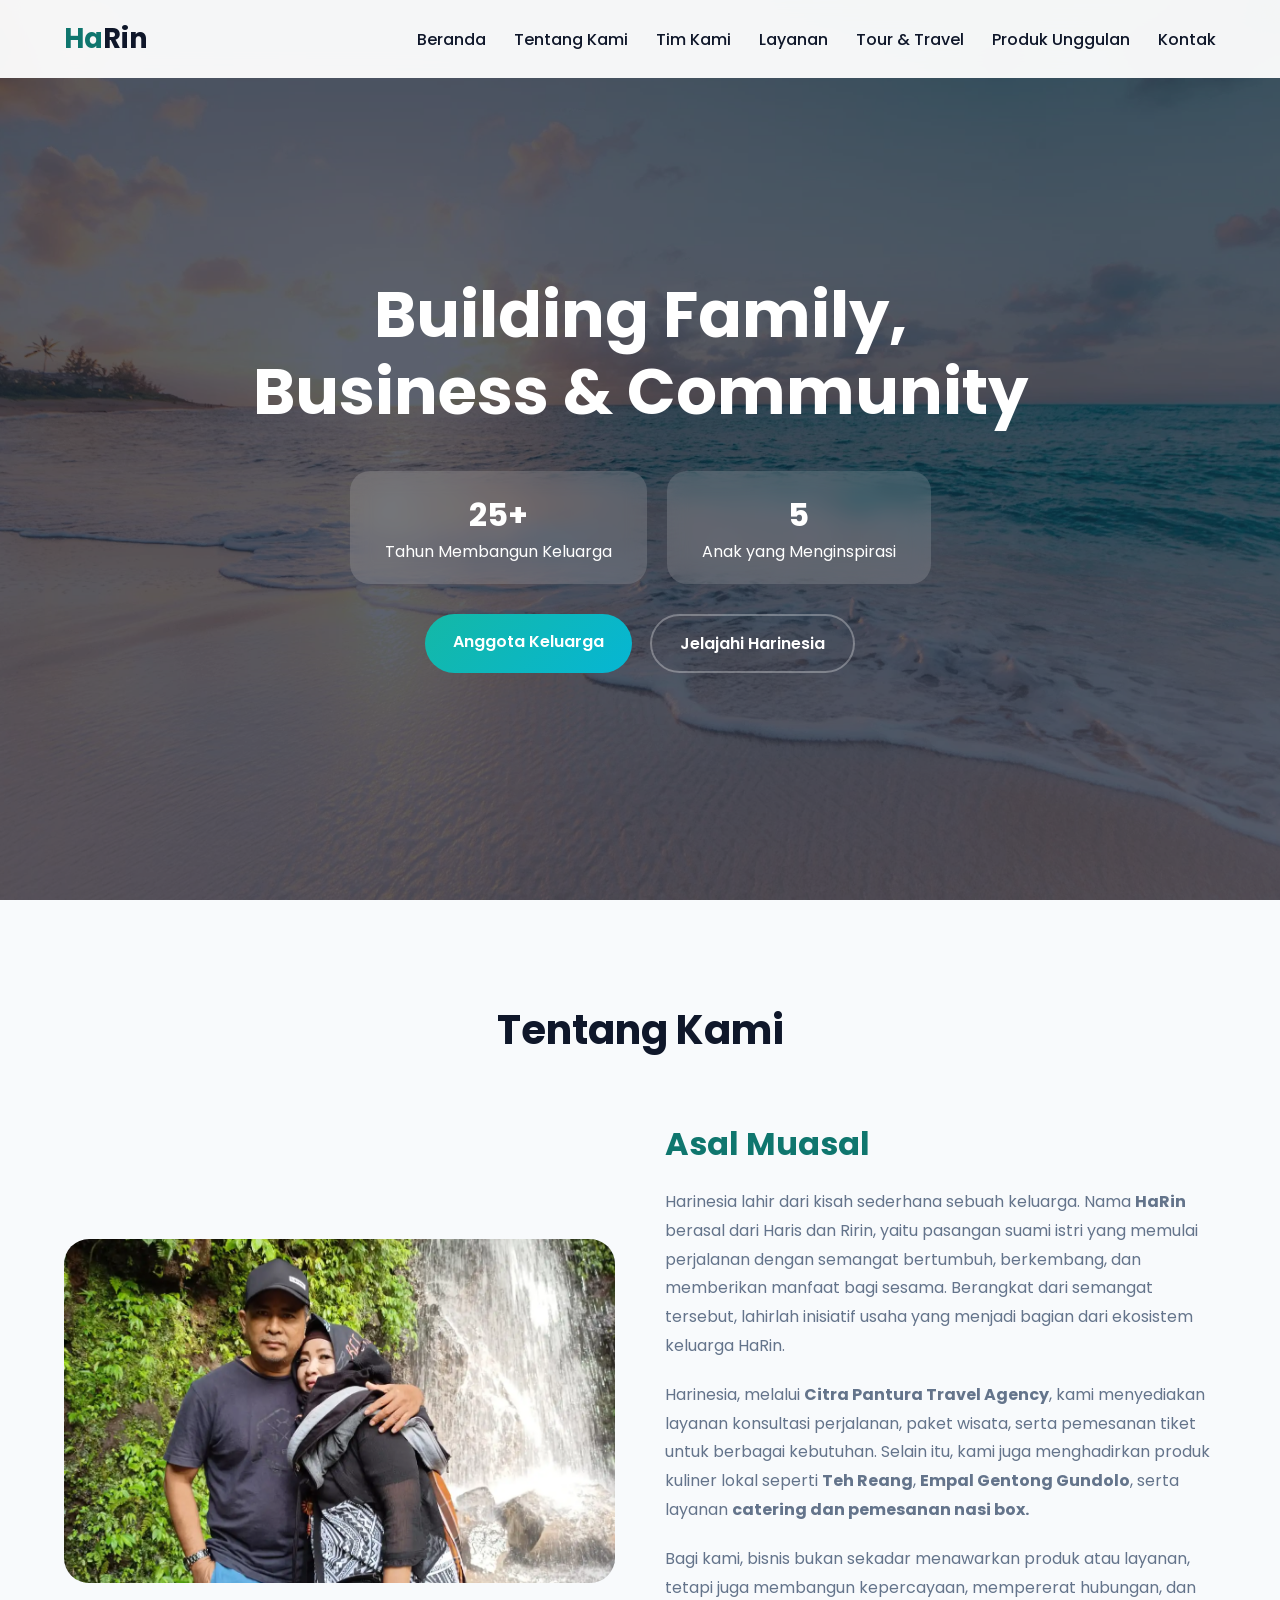
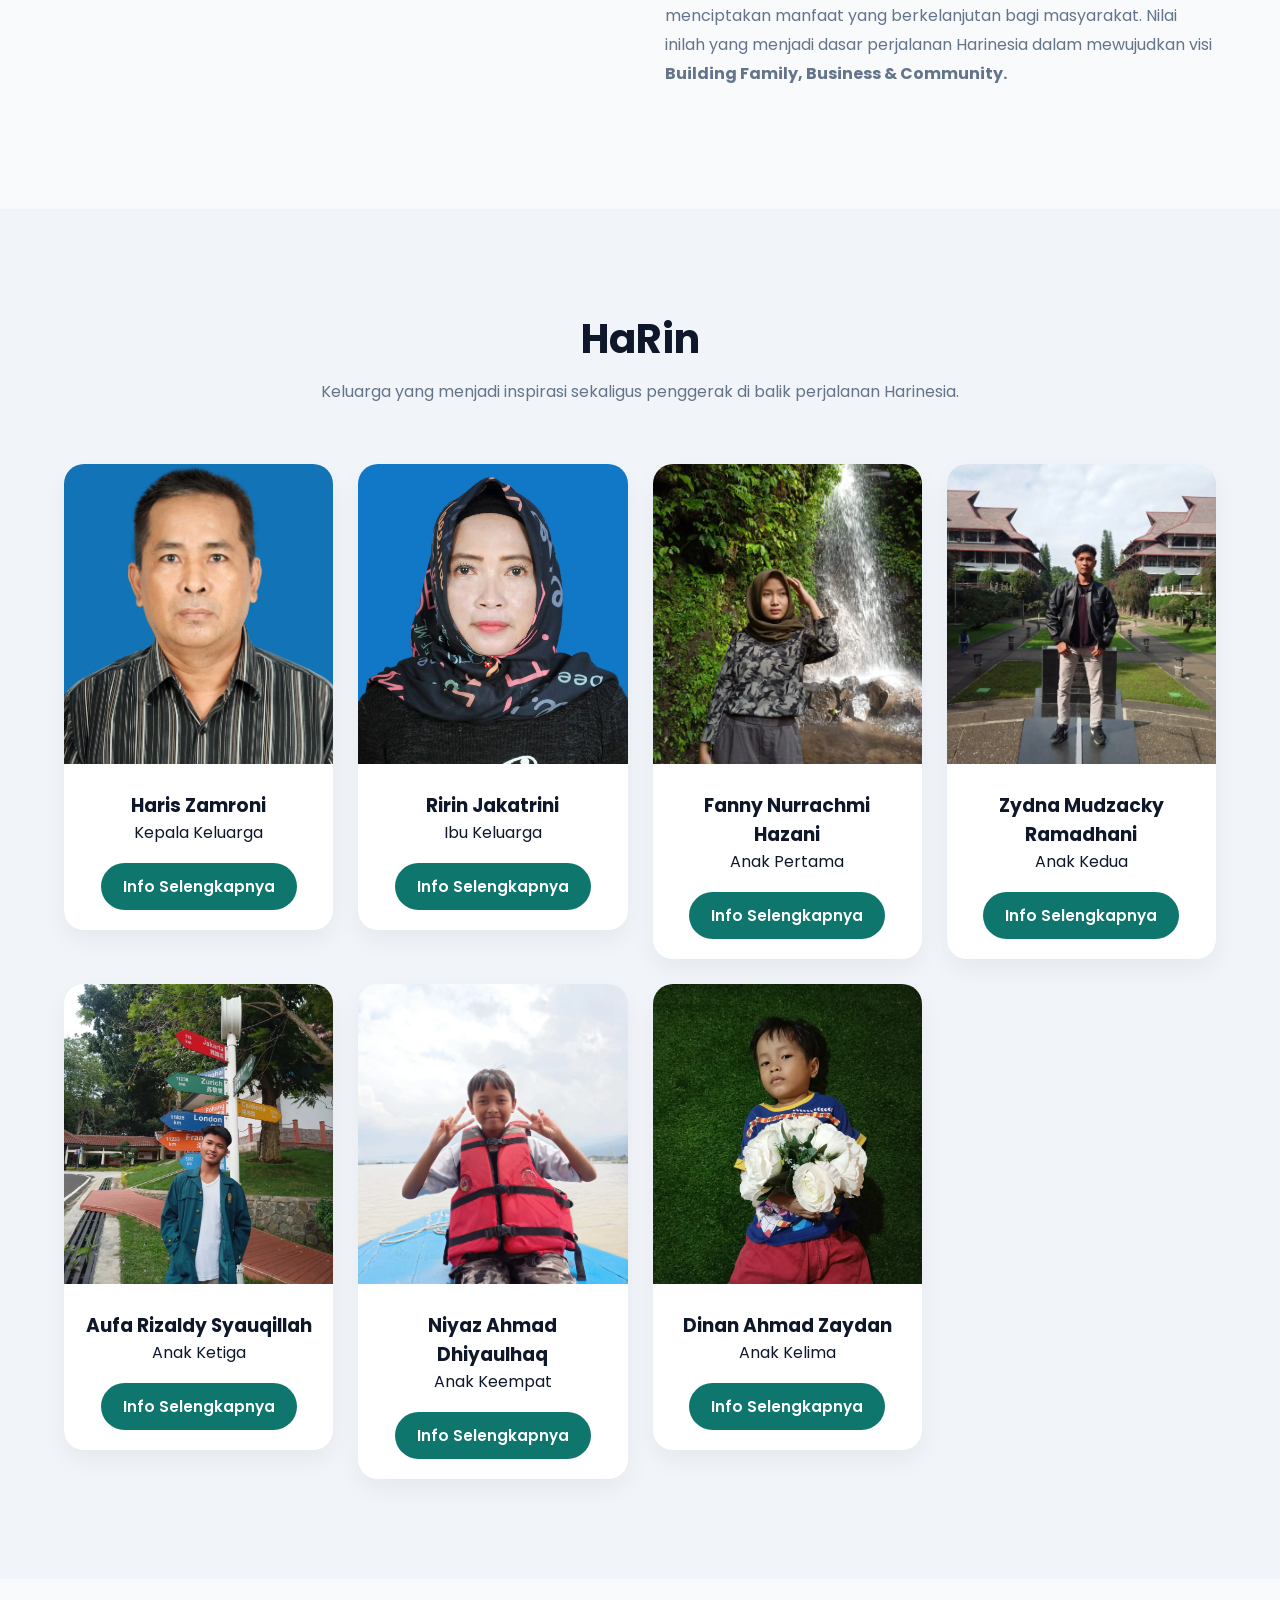
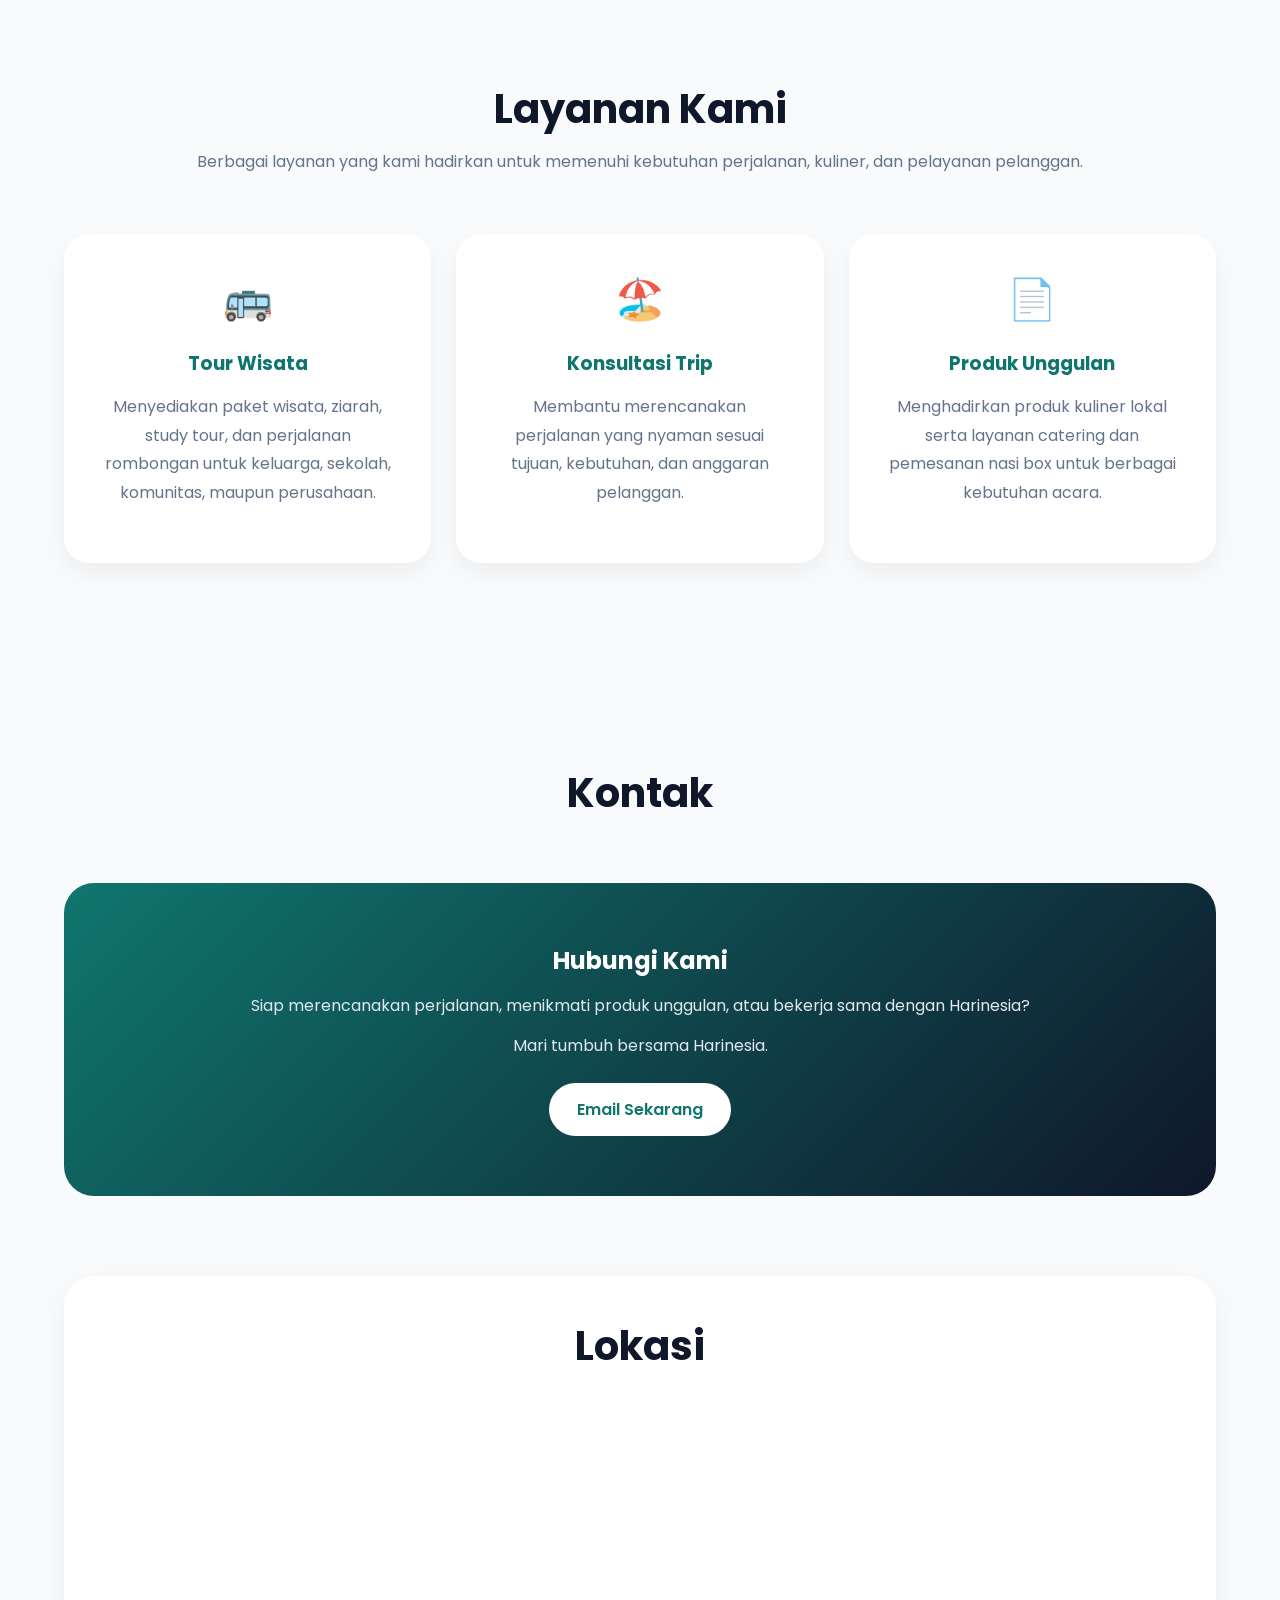
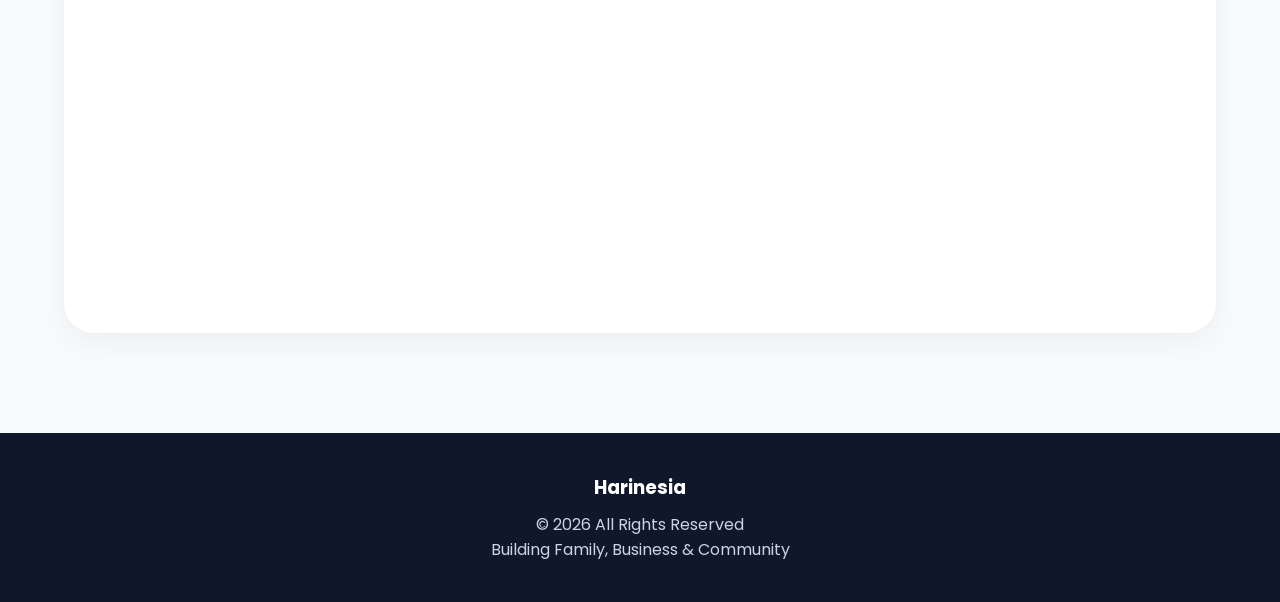
<file: index.html>
<!DOCTYPE html>
<html lang="id">


<head>
  <meta 
    charset="UTF-8">
  <meta 
    name="viewport" 
    content="width=device-width, initial-scale=1.0">

  <!-- ================= SEO ================= -->
  <title>
    Harinesia | Building Family, Business & Community
  </title>

  <link
    rel="canonical"
    href="https://harinesia.com/">

  <meta
    name="description"
    content="Harinesia adalah ekosistem keluarga yang menghadirkan layanan Citra Pantura Tour & Travel, produk kuliner lokal seperti Teh Reang dan Empal Gentong Gundolo, layanan catering, serta berbagai inisiatif untuk membangun keluarga, bisnis, dan komunitas.">
  <meta
    name="keywords"
    content="Harinesia, Keluarga HaRin, Haris dan Ririn, Citra Pantura, Tour & Travel, Agen Tiket Ancol, Konsultasi Wisata, Teh Reang, Empal Gentong Gundolo, Catering Box, Indonesia">
  <meta
    name="author"
    content="HaRin">

  <!-- ================= GOOGLE INDEX ================= -->
  <meta 
    name="robots" 
    content="index, follow">
  <meta 
    property="og:url"
    content="https://harinesia.com">
  <meta 
    property="og:site_name"
    content="Harinesia">

  <!-- ================= OPEN GRAPH ================= -->
  <meta 
    property="og:title"
    content="Harinesia | Building Family, Business & Community">
  <meta 
    property="og:description"
    content="Harinesia merupakan ekosistem keluarga yang menghadirkan layanan Tour & Travel, produk kuliner unggulan, dan layanan catering dengan semangat Building Family, Business & Community.">
  <meta 
    property="og:type" 
    content="website">
  <meta
    property="og:url"
    content="https://harinesia.com/">
  <meta
    property="og:site_name"
    content="Harinesia">
  <meta 
    property="og:image"
    content="https://harinesia.com/assets/favicon.webp">
  <meta
    property="og:locale"
    content="id_ID">

  <!-- ================= FAVICON ================= -->
  <link rel="icon" href="/favicon.ico" sizes="any">
  <link rel="icon"
        type="image/png"
        sizes="32x32"
        href="/assets/favicon-32x32.png">
  <link rel="icon"
        type="image/png"
        sizes="16x16"
        href="/assets/favicon-16x16.png">
  <link rel="apple-touch-icon"
        sizes="180x180"
        href="/assets/apple-touch-icon.png">
  <link rel="manifest"
        href="/site.webmanifest">
  <meta
    name="theme-color"
    content="#0f766e">

  <!-- GOOGLE FONT -->
  <link 
    rel="preconnect" 
    href="https://fonts.googleapis.com">
  <link 
    rel="preconnect" 
    href="https://fonts.gstatic.com" 
    crossorigin>
  <link 
    href="https://fonts.googleapis.com/css2?family=Poppins:wght@300;400;500;600;700&display=swap" 
    rel="stylesheet">

  <!-- CSS -->
  <link rel="stylesheet" href="style.css">

  <script type="application/ld+json">
  {
    "@context":"https://schema.org",
    "@type":"Organization",
    "@id":"https://harinesia.com/#organization",
    "name":"Harinesia",
    "url":"https://harinesia.com",
    "logo":"https://harinesia.com/assets/logo.png",
    "image":"https://harinesia.com/assets/favicon.webp",
    "description":"Harinesia merupakan ekosistem keluarga yang menaungi Citra Pantura Tour & Travel, berbagai produk kuliner lokal seperti Teh Reang dan Empal Gentong Gundolo, layanan catering, serta berbagai inisiatif yang berfokus pada pembangunan keluarga, bisnis, dan komunitas.",
    "foundingLocation":{
      "@type":"Place",
      "name":"Indramayu, Jawa Barat, Indonesia"
    },
    
    "sameAs":[
      "https://instagram.com/harinesiagroup/",
      "https://facebook.com/profile.php?id=61550214645407"
    ]
  }
  </script>
</head>


<body>
  <header>
    <!-- ================= NAVBAR ================= -->
    <nav class="navbar">
      <div class="container nav-container">
        <div class="logo">
          Ha<span>Rin</span>
        </div>

        <ul class="nav-links">
          <li><a href="#home">Beranda</a></li>
          <li><a href="#about">Tentang Kami</a></li>
          <li><a href="#family">Tim Kami</a></li>
          <li><a href="#services">Layanan</a></li>
          <li><a href="tourtravel/cipan.html">Tour & Travel</a></li>
          <li><a href="produkumkm/umkm.html">Produk Unggulan</a></li>
          <li><a href="#contact">Kontak</a></li>
        </ul>

        <!-- MOBILE MENU -->
        <div class="menu-toggle" id="menu-toggle">
          ☰
        </div>
      </div>
    </nav>


  <!-- ================= HERO ================= -->
  <section class="hero" id="home">
    <div 
      class="hero-overlay">
    </div>
    <div class="container hero-content">
      <h1>
        Building Family,<br>
        Business & Community
      </h1>
      <div class="hero-stats">
        <div class="stat-box">
          <h3>
            25+
          </h3>
          <p>
            Tahun Membangun Keluarga
          </p>
        </div>

        <div class="stat-box">
          <h3>
            5
          </h3>
          <p>
            Anak yang Menginspirasi
          </p>
        </div>
      </div>

      <div class="hero-btns">
        <a href="#family" class="hero-btn primary-btn">
          Anggota Keluarga
        </a>
        <a href="#services" class="hero-btn secondary-btn">
          Jelajahi Harinesia
        </a>
      </div>
    </div>
  </section>
  </header>


  <main>
  <!-- ================= ABOUT ================= -->
  <section class="section" id="about">
    <div class="container">
      <div class="section-title">
        <h2>Tentang Kami</h2>
      </div>

      <div class="about-grid">
        <div class="about-image">
          <figure>
          <img src="assets/ceo.webp"
            loading="lazy" 
            decoding="async"
            alt="Keluarga Harinesia">
          </figure>
        </div>

        <div class="about-text">
          <h3>
            Asal Muasal
          </h3>
          <p>
            Harinesia lahir dari kisah sederhana sebuah keluarga. Nama <strong>HaRin</strong> berasal dari Haris dan Ririn, yaitu pasangan suami istri yang memulai perjalanan 
            dengan semangat bertumbuh, berkembang, dan memberikan manfaat bagi sesama. Berangkat dari semangat tersebut, lahirlah inisiatif usaha yang menjadi bagian dari ekosistem keluarga HaRin.
          </p><p>
            Harinesia, melalui <strong>Citra Pantura Travel Agency</strong>, 
            kami menyediakan layanan konsultasi perjalanan, paket wisata, serta pemesanan tiket untuk berbagai kebutuhan. 
            Selain itu, kami juga menghadirkan produk kuliner lokal seperti <strong>Teh Reang</strong>, <strong>Empal Gentong Gundolo</strong>, 
            serta layanan <strong>catering dan pemesanan nasi box.</strong>
          </p><p>
            Bagi kami, bisnis bukan sekadar menawarkan produk atau layanan, tetapi juga membangun kepercayaan, mempererat hubungan, 
            dan menciptakan manfaat yang berkelanjutan bagi masyarakat. Nilai inilah yang menjadi dasar perjalanan Harinesia dalam 
            mewujudkan visi <strong>Building Family, Business & Community.</strong>
          </p>
        </div>
      </div>
    </div>
  </section>

  
  <!-- ================= MEMBERS ================= -->
  <section class="section bg-light" id="family">
    <div class="container">
      <div class="section-title">
        <h2>HaRin</h2>
        <p>Keluarga yang menjadi inspirasi sekaligus penggerak di balik perjalanan Harinesia.</p>
      </div>

      <ul class="family-grid">
        <li>
          <article class="family-card">
            <figure>
              <img src="assets/bapakharis.webp" 
                loading="lazy" 
                decoding="async"
                alt="Haris Zamroni">
            </figure>
            <div class="family-content">
              <h3>
                Haris Zamroni
              </h3>
              <p>
                Kepala Keluarga
              </p>
              <a href="members/bapakharis.html" class="family-btn">
              Info Selengkapnya
              </a>
            </div>
          </article>
        </li>

        <li>
          <article class="family-card">
            <figure>
              <img src="assets/iburirin.webp" 
                loading="lazy" 
                decoding="async"
                alt="Ririn Jakatrini">
            </figure>
            <div class="family-content">
              <h3>
                Ririn Jakatrini
              </h3>
              <p>
                Ibu Keluarga
              </p>
              <a href="members/iburirin.html" class="family-btn">
                Info Selengkapnya
              </a>
            </div>
          </article>
        </li>

        <li>
          <article class="family-card">
            <figure>
              <img src="assets/ayufanny.webp" 
                loading="lazy" 
                decoding="async"
                alt="Fanny Nurrachmi Hazani">
            </figure>
            <div class="family-content">
              <h3>
                Fanny Nurrachmi Hazani
              </h3>
              <p>
                Anak Pertama
              </p>
              <a href="members/fanny.html" class="family-btn">
                Info Selengkapnya
              </a>
            </div>
          </article>
        </li>

        <li>
          <article class="family-card">
            <figure>
              <img src="assets/zydna.webp" 
                loading="lazy" 
                decoding="async" 
                alt="Zydna Mudzacky Ramadhani">
            </figure>
            <div class="family-content">
              <h3>
                Zydna Mudzacky Ramadhani
              </h3>
              <p>
                Anak Kedua
              </p>
              <a href="members/zydna.html" class="family-btn">
                Info Selengkapnya
              </a>
            </div>
          </article>
        </li>

        <li>
          <article class="family-card">
            <figure>
              <img src="assets/aufa.webp" 
                loading="lazy" 
                decoding="async" 
                alt="Aufa Rizaldy Syauqillah">
            </figure>
            <div class="family-content">
              <h3>
                Aufa Rizaldy Syauqillah
              </h3>
              <p>
                Anak Ketiga
              </p>
              <a href="members/aufa.html" class="family-btn">
                Info Selengkapnya
              </a>
            </div>
          </article>
        </li>

        <li>
          <article class="family-card">
            <figure>
              <img src="assets/niyaz.webp" 
                loading="lazy" 
                decoding="async"
                alt="Niyaz Ahmad Dhiyaulhaq">
            </figure>
            <div class="family-content">
              <h3>
                Niyaz Ahmad Dhiyaulhaq
              </h3>
              <p>
                Anak Keempat
              </p>
              <a href="members/niyaz.html" class="family-btn">
                Info Selengkapnya
              </a>
            </div>
          </article>
        </li>
        
        <li>
          <article class="family-card">
            <figure>
              <img src="assets/dinan.webp" 
                loading="lazy" 
                decoding="async"
                alt="Dinan Ahmad Zaydan">
            </figure>
            <div class="family-content">
              <h3>
                Dinan Ahmad Zaydan
              </h3>
              <p>
                Anak Kelima
              </p>
              <a href="members/dinan.html" class="family-btn">
                Info Selengkapnya
              </a>
            </div>
          </article>
        </li>
      </ul>
    </div>
  </section>


  <!-- ================= SERVICES ================= -->
  <section class="section" id="services">
    <div class="container">
      <div class="section-title">
        <h2>
          Layanan Kami
        </h2>
        <p>
          Berbagai layanan yang kami hadirkan untuk memenuhi kebutuhan perjalanan, kuliner, dan pelayanan pelanggan.
        </p>
      </div>

      <div class="services-grid">
        <article class="service-card">
          <div class="service-icon">🚌</div>
          <h3>
            Tour Wisata
          </h3>
          <p>
            Menyediakan paket wisata, ziarah, study tour, dan perjalanan rombongan untuk keluarga, sekolah, komunitas, maupun perusahaan.
          </p>
        </article>

        <article class="service-card">
          <div class="service-icon">🏖️</div>
          <h3>
            Konsultasi Trip
          </h3>
          <p>
            Membantu merencanakan perjalanan yang nyaman sesuai tujuan, kebutuhan, dan anggaran pelanggan.
          </p>
        </article>

        <article class="service-card">
          <div class="service-icon">📄</div>
          <h3>
            Produk Unggulan
          </h3>
          <p>
            Menghadirkan produk kuliner lokal serta layanan catering dan pemesanan nasi box untuk berbagai kebutuhan acara.
          </p>
        </article>
      </div>
    </div>
  </section>


  <!-- ================= CONTACT ================= -->
  <section class="section contact-section" id="contact">
    <div class="container">
      <div class="section-title">
        <h2>
          Kontak
        </h2>
      </div>

      <div class="contact-box">
        <h2>
          Hubungi Kami
        </h2>
        <p>
          Siap merencanakan perjalanan, menikmati produk unggulan, atau bekerja sama dengan Harinesia?
        </p><p>
          Mari tumbuh bersama Harinesia.
        </p>
        <a
          href="mailto:harrinchannel@gmail.com?subject=Halo%20Harinesia&body=Halo%20tim%20Harinesia,%0A%0ASaya%20ingin%20bertanya%20mengenai..."
          class="btn-secondary">
          Email Sekarang
        </a>
      </div>

      <!-- LOCATION -->
      <div class="location-section" id="location-map">
        <div class="section-title">
          <h2>Lokasi</h2>
        </div>
        <div class="map">
          <iframe
            src="https://www.google.com/maps/embed?pb=!1m18!1m12!1m3!1d3965.6582718441523!2d108.3351025735557!3d-6.308547361734516!2m3!1f0!2f0!3f0!3m2!1i1024!2i768!4f13.1!3m3!1m2!1s0x2e6ebd2fc18d177b%3A0x8f730f4269452c00!2sAgen%20Tiket%20CITRA%20PANTURA%20%7C%20Paket%20Wisata%20Murah!5e0!3m2!1sid!2sid!4v1779070839103!5m2!1sid!2sid"
            loading="lazy"
            allowfullscreen
            referrerpolicy="no-referrer-when-downgrade"
            title="Lokasi Citra Pantura Tour & Travel">
          </iframe>
        </div>
      </div>
    </div>
  </section>
  </main>


  <!-- ================= FOOTER ================= -->
  <footer>
    <div class="container">
      <h3>
        Harinesia
      </h3>
      <p>
      © 2026 All Rights Reserved <br>
      Building Family, Business & Community
    </p>
    </div>
  </footer>


  <!-- ================= JAVASCRIPT ================= -->
  <script src="script.js"></script>


</body>
</html>
</file>
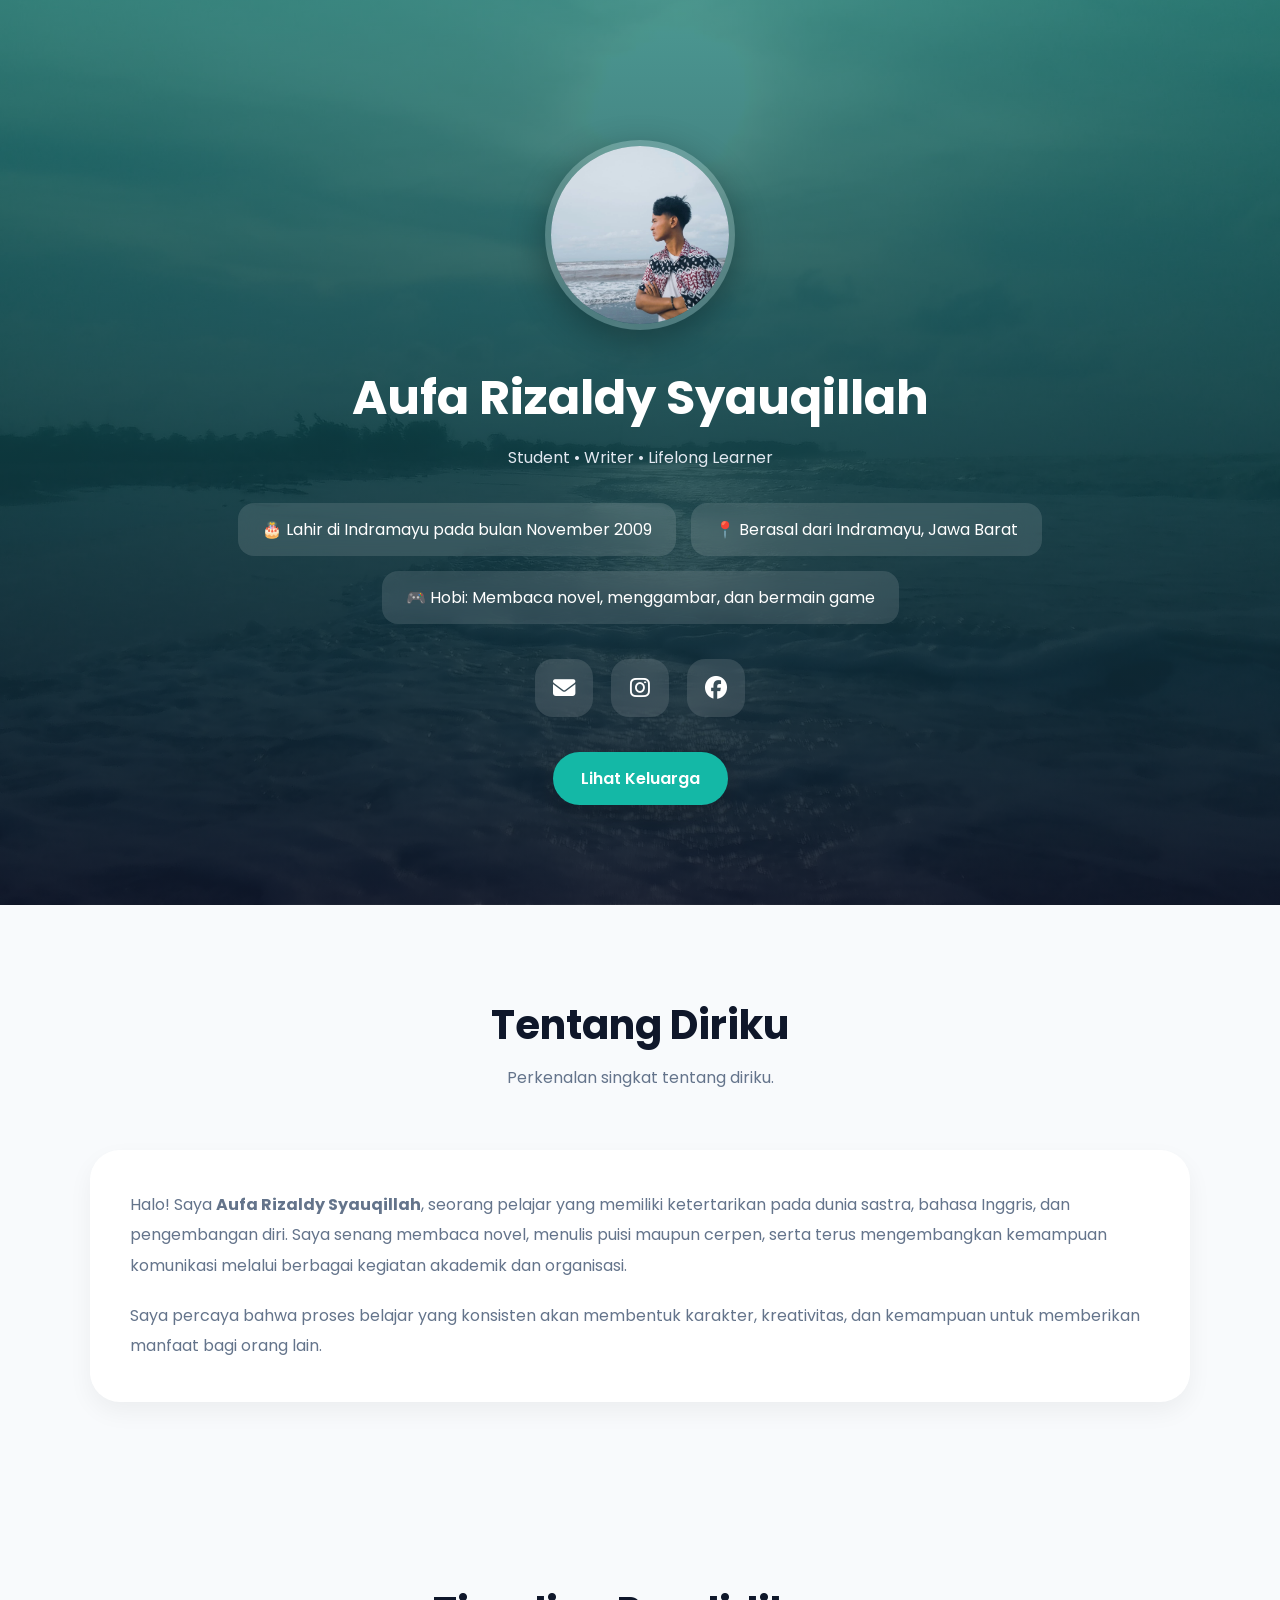
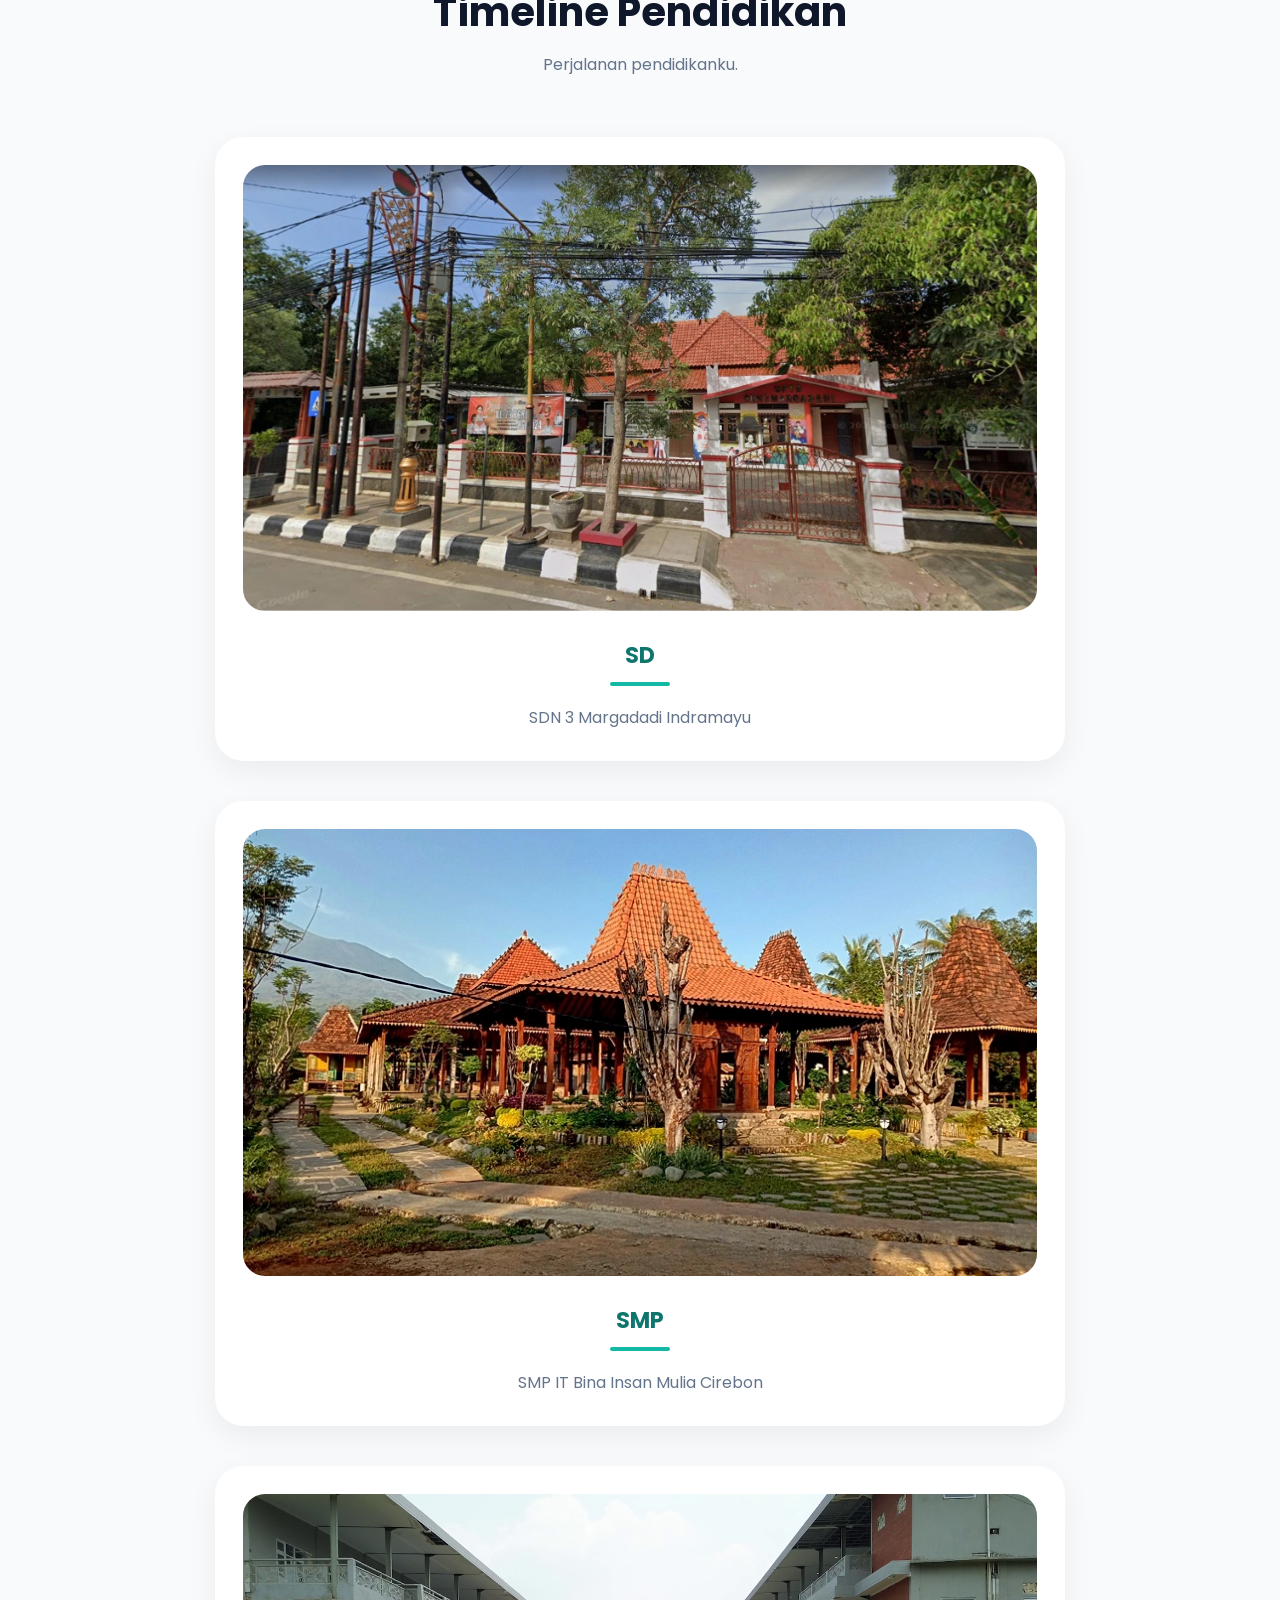
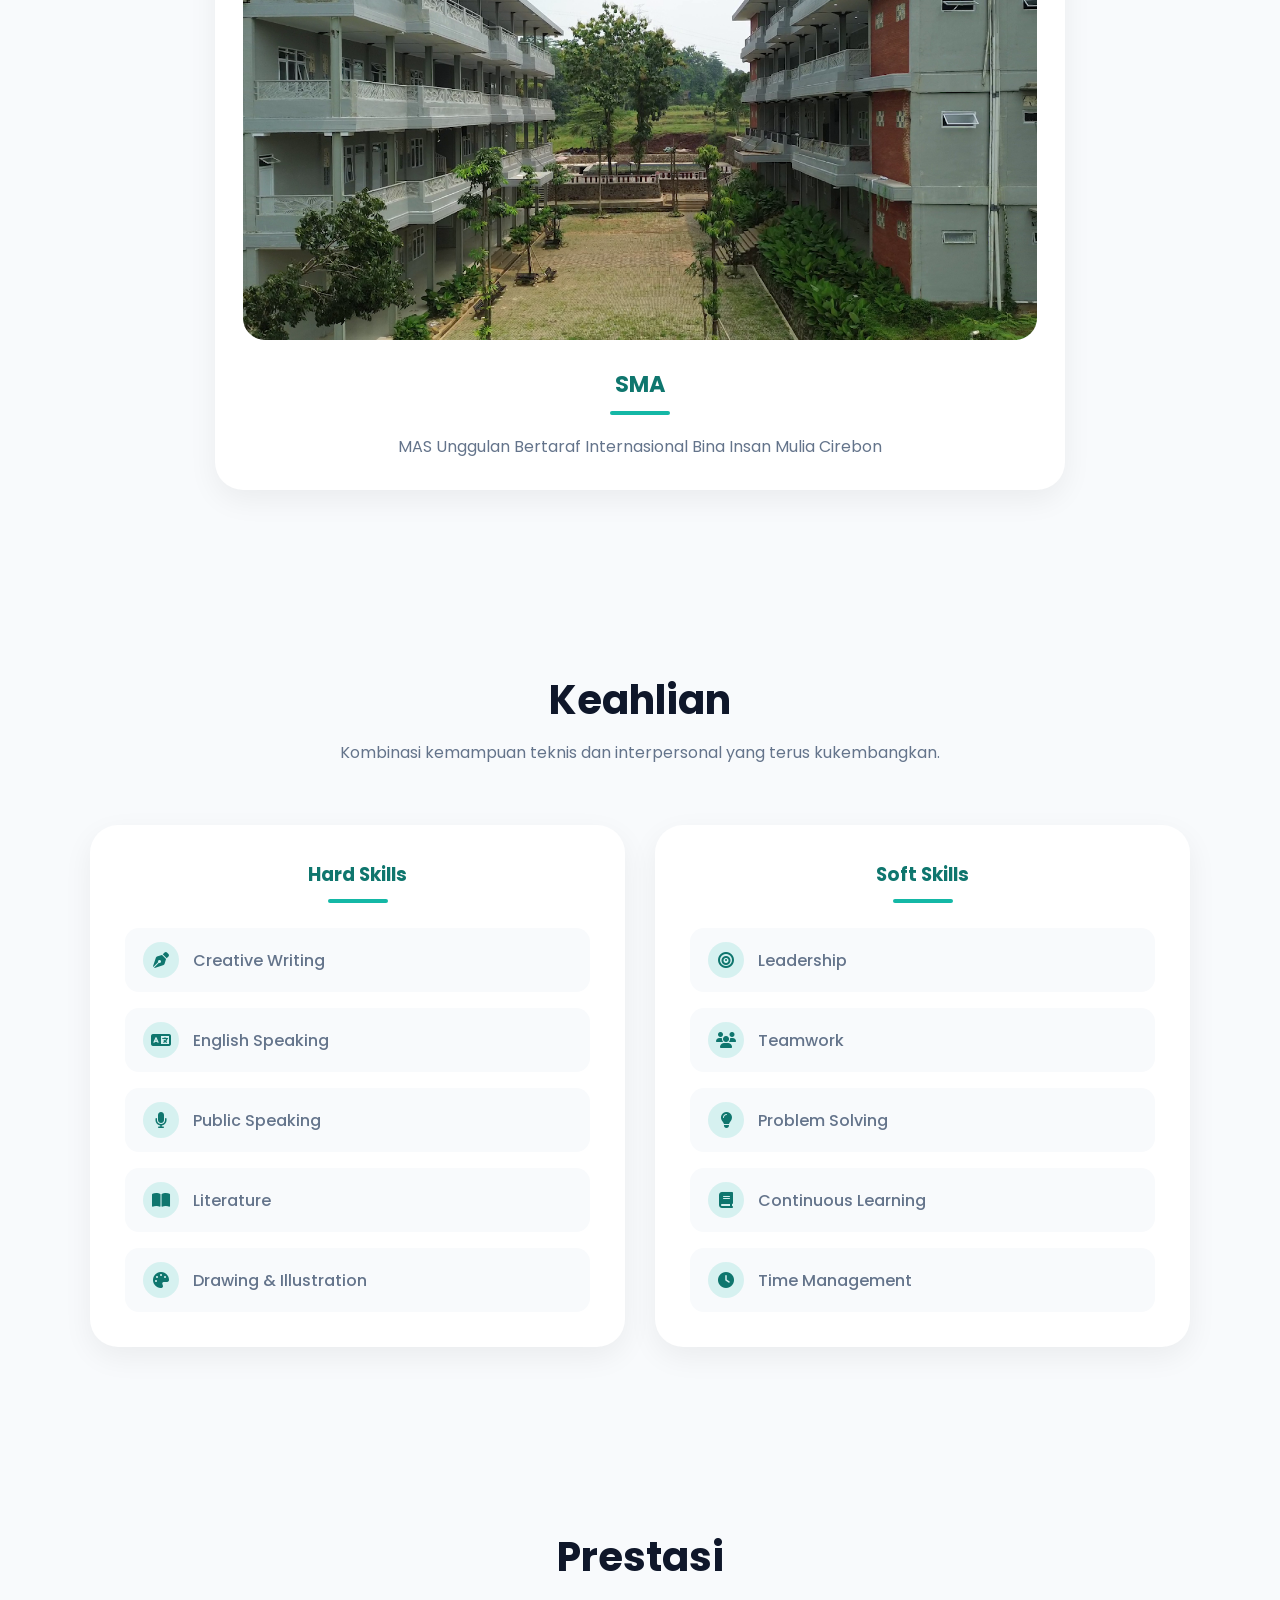
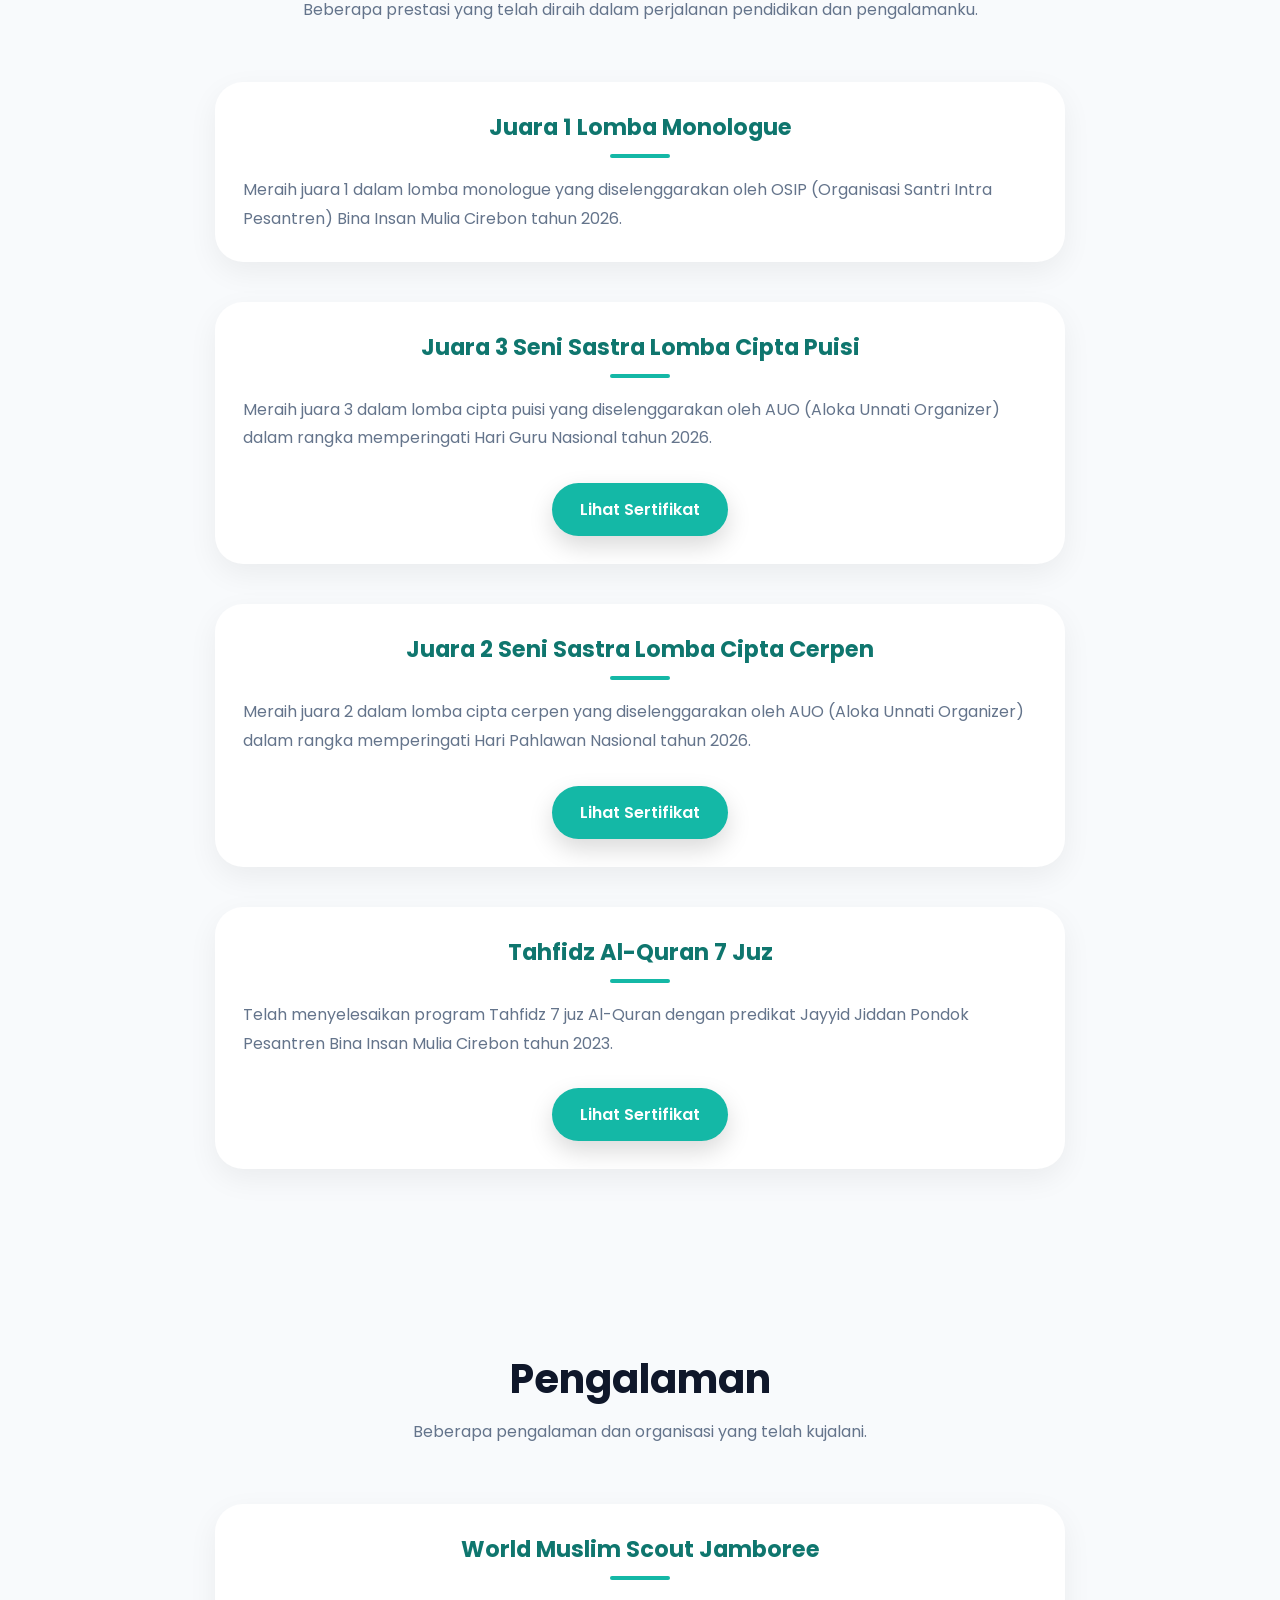
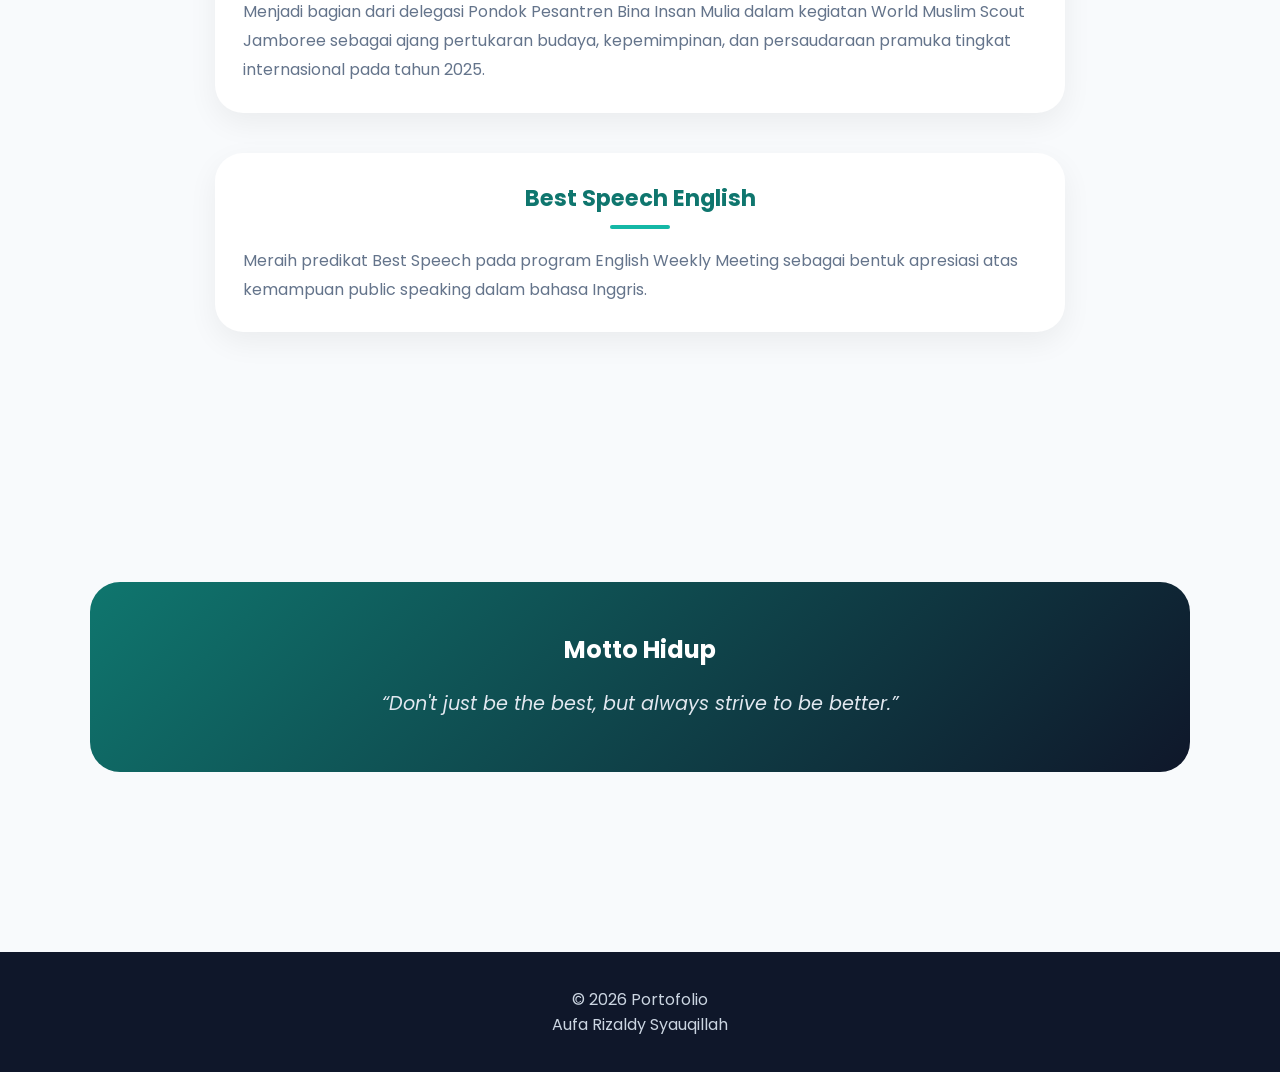
<file: members/aufa.html>
<!DOCTYPE html>
<html lang="id">


<head>
  <!-- ================= BASIC ================= -->
  <meta 
    charset="UTF-8">
  <meta 
    name="viewport" 
    content="width=device-width, initial-scale=1.0">

  <!-- ================= SEO ================= -->
  <title>
    Aufa Rizaldy Syauqillah | Portofolio
  </title>

  <link
    rel="canonical"
    href="https://harinesia.com/members/aufa.html">

  <meta
    name="description"
    content="Portofolio pribadi Aufa Rizaldy Syauqillah yang menampilkan perjalanan pendidikan, prestasi, pengalaman, kemampuan, serta ketertarikan di bidang sastra, bahasa Inggris, dan pengembangan diri.">
  <meta
    name="keywords"
    content="Aufa Rizaldy Syauqillah, Portofolio Aufa, Penulis, Puisi, Cerpen, Public Speaking, Bahasa Inggris, Tahfidz, Santri Berprestasi">
  <meta 
    name="author" 
    content="Aufa Rizaldy Syauqillah">

  <!-- ================= THEME ================= -->
  <meta 
    name="theme-color" 
    content="#0f172a">

  <!-- ================= GOOGLE INDEX ================= -->
  <meta 
    name="robots" 
    content="index, follow">

  <!-- ================= OPEN GRAPH ================= -->
  <meta 
    property="og:title" 
    content="Aufa Rizaldy Syauqillah | Portofolio">
  <meta 
    property="og:description"
    content="Lihat perjalanan pendidikan, prestasi, pengalaman, dan kemampuan Aufa Rizaldy Syauqillah dalam satu halaman portofolio.">
  <meta 
    property="og:type" 
    content="website">
  <meta 
    property="og:image" 
    content="https://harinesia.com/members/assets/profileaufawebp.webp">
  <meta
    property="og:url"
    content="https://harinesia.com/members/aufa.html">
  <meta
    property="og:site_name"
    content="Harinesia">
  <meta
    property="og:locale"
    content="id_ID">

  <!-- ================= FAVICON ================= -->
  <link rel="icon" href="/favicon.ico" sizes="any">
  <link rel="icon"
        type="image/png"
        sizes="32x32"
        href="/assets/favicon-32x32.png">
  <link rel="icon"
        type="image/png"
        sizes="16x16"
        href="/assets/favicon-16x16.png">
  <link rel="apple-touch-icon"
        sizes="180x180"
        href="/assets/apple-touch-icon.png">
  <link rel="manifest"
        href="/site.webmanifest">
  <meta
    name="theme-color"
    content="#0f766e">

  <!-- ================= FONT ================= -->
  <link 
    rel="preconnect" 
    href="https://fonts.googleapis.com">
  <link 
    rel="preconnect"
    href="https://fonts.gstatic.com"
    crossorigin>
  <link
    href="https://fonts.googleapis.com/css2?family=Poppins:wght@300;400;500;600;700&display=swap"
    rel="stylesheet">

  <!-- ================= ICON ================= -->
  <link 
    rel="stylesheet"
    href="https://cdnjs.cloudflare.com/ajax/libs/font-awesome/6.5.1/css/all.min.css">

  <!-- ================= CSS ================= -->
  <link 
    rel="stylesheet" 
    href="memberstyle.css">

  <!-- ================= Efek AOS ================= -->
  <link 
    rel="stylesheet"
    href="https://unpkg.com/aos@2.3.1/dist/aos.css">

  <script type="application/ld+json">
  {
    "@context":"https://schema.org",
    "@type":"Person",
    "@id":"https://harinesia.com/members/aufa.html#person",
    "name":"Aufa Rizaldy Syauqillah",
    "url":"https://harinesia.com/members/aufa.html",
    "mainEntityOfPage":"https://harinesia.com/members/aufa.html",
    "image":"https://harinesia.com/members/assets/profileaufawebp.webp",
    "jobTitle":"Student",
    "description":"Pelajar yang aktif mengembangkan kemampuan menulis, bahasa Inggris, kepemimpinan, serta berbagai kegiatan akademik dan organisasi.",
    "email":"mailto:innarim228@gmail.com",
    "sameAs":[
      "https://www.instagram.com/axfarzlds/",
      "https://www.facebook.com/aufa.sauqillah"
    ]
  }
  </script>
</head>


<body>
  <header>
    <!-- HERO -->
    <section class="profile-hero">
      <div class="container">
        <figure class="profile-wrapper">
          <img
            class="profile-photo"
            src="assets/profileaufawebp.webp"
            alt="Foto Profil Aufa"
            decoding="async">
        </figure>

        <div class="hero-content" data-aos="fade-up">
          <h1>
            Aufa Rizaldy Syauqillah
          </h1>
          <p>
            Student • Writer • Lifelong Learner
          </p>
        </div>


        <!-- PROFILE INFO -->
        <div class="profile-info" data-aos="fade-up">
          <article class="info-box">
            🎂 Lahir di Indramayu pada bulan November 2009
          </article>

          <article class="info-box">
            📍 Berasal dari Indramayu, Jawa Barat
          </article>

          <article class="info-box">
            🎮 Hobi: Membaca novel, menggambar, dan bermain game
          </article>
        </div>


        <!-- SOCIAL MEDIA -->
        <nav class="social-section">
          <div class="social-icons" data-aos="zoom-in">
            <a href="mailto:innarim228@gmail.com?subject=Halo%20Aufa"
              target="_blank"
              rel="noopener noreferrer"
              aria-label="Email"
              title="Kirim Email">
              <i class="fas fa-envelope"></i>
            </a>

            <a href="https://www.instagram.com/axfarzlds/"
              target="_blank"
              rel="noopener noreferrer"
              aria-label="Instagram"
              title="Instagram">
              <i class="fab fa-instagram"></i>
            </a>

            <a href="https://www.facebook.com/aufa.sauqillah"
              target="_blank"
              rel="noopener noreferrer"
              aria-label="Facebook"
              title="Facebook">
              <i class="fab fa-facebook"></i>
            </a>
          </div>
        </nav>

        <!-- BUTTON -->
        <div class="hero-buttons" data-aos="fade-up">
          <a href="../index.html#family"
          class="family-btn">
          Lihat Keluarga
          </a>
        </div>
      </div>
    </section>
  </header>


  <main>
    <!-- ABOUT -->
    <section class="section" id="about">
      <div class="container">
        <div class="section-title">
          <h2>Tentang Diriku</h2>
          <p>
            Perkenalan singkat tentang diriku.
          </p>
        </div>

        <article class="about-box" data-aos="fade-up">
          <p>
            Halo! Saya <strong>Aufa Rizaldy Syauqillah</strong>, seorang pelajar yang memiliki ketertarikan pada dunia sastra, bahasa Inggris, 
            dan pengembangan diri. Saya senang membaca novel, menulis puisi maupun cerpen, serta terus mengembangkan kemampuan komunikasi melalui berbagai kegiatan akademik dan organisasi. 
          </p><p>
            Saya percaya bahwa proses belajar yang konsisten akan membentuk karakter, kreativitas, dan kemampuan untuk memberikan manfaat bagi orang lain.
          </p>
        </article>
      </div>
    </section>


    <!-- EDUCATION -->
    <section class="section" id="education">
      <div class="container">
        <div class="section-title" data-aos="fade-up">
          <h2>Timeline Pendidikan</h2>
          <p>
            Perjalanan pendidikanku.
          </p>
        </div>

        <ul class="timeline">
          <li class="timeline-item">
            <article class="timeline-content">
              <a href="https://referensi.data.kemendikdasmen.go.id/pendidikan/npsn/20215930"
              target="_blank"
              rel="noopener noreferrer">
                <img
                  class="timeline-image"
                  src="assets/SDN3MargadadiIndramayu.webp"
                  alt="SDN 3 Margadadi Indramayu"
                  decoding="async"
                  loading="lazy"> 
              </a>
              <h3>SD</h3>
              <p>
                SDN 3 Margadadi Indramayu
              </p>
            </article>
          </li>

          <li class="timeline-item">
            <article class="timeline-content">
              <a href="https://referensi.data.kemendikdasmen.go.id/pendidikan/npsn/69862443"
              target="_blank"
              rel="noopener noreferrer">
                <img
                  class="timeline-image"
                  src="assets/SMPITBinaInsanMulia.webp"
                  alt="SMP IT Bina Insan Mulia Cirebon"
                  decoding="async"
                  loading="lazy">
              </a>
              <h3>SMP</h3>
              <p>
                SMP IT Bina Insan Mulia Cirebon
              </p>
            </article>
          </li>

          <li class="timeline-item">
            <article class="timeline-content">
              <a href="https://referensi.data.kemendikdasmen.go.id/pendidikan/npsn/69976349"
              target="_blank"
              rel="noopener noreferrer">
                <img
                  class="timeline-image"
                  src="assets/MASUnggulanBinaInsanMulia.webp"
                  alt="MAS Unggulan Bertaraf Internasional Bina Insan Mulia Cirebon"
                  decoding="async"
                  loading="lazy">
              </a>
              <h3>SMA</h3>
              <p>
                MAS Unggulan Bertaraf Internasional Bina Insan Mulia Cirebon
              </p>
            </article>
          </li>
        </ul>
      </div>
    </section>


    <!-- SKILLS -->
    <section class="section" id="skills">
      <div class="container">
        <div class="section-title" data-aos="fade-up">
          <h2>Keahlian</h2>
          <p>
            Kombinasi kemampuan teknis dan interpersonal yang terus kukembangkan.
          </p>
        </div>
      <div class="skills-grid">
          <article class="skill-card">
          <h3>Hard Skills</h3>
            <ul class="skill-list">
              <li><i class="fas fa-pen-nib"></i> Creative Writing</li>
              <li><i class="fas fa-language"></i> English Speaking</li>
              <li><i class="fas fa-microphone"></i> Public Speaking</li>
              <li><i class="fas fa-book-open"></i> Literature</li>
              <li><i class="fas fa-palette"></i> Drawing & Illustration</li>
            </ul>
          </article>

          <article class="skill-card">
          <h3>Soft Skills</h3>
            <ul class="skill-list">
              <li><i class="fas fa-bullseye"></i> Leadership</li>
              <li><i class="fas fa-users"></i> Teamwork</li>
              <li><i class="fas fa-lightbulb"></i> Problem Solving</li>
              <li><i class="fas fa-book"></i> Continuous Learning</li>
              <li><i class="fas fa-clock"></i> Time Management</li>
            </ul>
          </article>
        </div>
      </div>
    </section>


    <!-- ACHIEVEMENTS -->
    <section class="section" id="achievements">
      <div class="container">
        <div class="section-title" data-aos="fade-up">
          <h2>Prestasi</h2>
          <p>
            Beberapa prestasi yang telah diraih dalam perjalanan pendidikan dan pengalamanku.
          </p>
        </div>

        <ul class="timeline">
          <li class="timeline-item">
            <article class="timeline-content timeline-description">
              <h3>Juara 1 Lomba Monologue</h3>
              <p>
                Meraih juara 1 dalam lomba monologue yang diselenggarakan oleh OSIP (Organisasi Santri Intra Pesantren) Bina Insan Mulia Cirebon tahun 2026.
              </p>
            </article>
          </li>

          <li class="timeline-item">
            <article class="timeline-content timeline-description">
              <h3>Juara 3 Seni Sastra Lomba Cipta Puisi</h3>
              <p>
                Meraih juara 3 dalam lomba cipta puisi yang diselenggarakan oleh AUO (Aloka Unnati Organizer) dalam rangka memperingati Hari Guru Nasional tahun 2026.
              </p>
              <a href="assets/Juara3Puisi_Aufa.webp"
                target="_blank"
                class="prestasi-btn"
                rel="noopener noreferrer"
                aria-label="Sertifikat lomba cipta puisi">
                Lihat Sertifikat
              </a>
            </article>
          </li>

          <li class="timeline-item">
            <article class="timeline-content timeline-description">
              <h3>Juara 2 Seni Sastra Lomba Cipta Cerpen</h3>
              <p>
                Meraih juara 2 dalam lomba cipta cerpen yang diselenggarakan oleh AUO (Aloka Unnati Organizer) dalam rangka memperingati Hari Pahlawan Nasional tahun 2026.
              </p>
              <a href="assets/Juara2Cerpen_Aufa.webp"
                target="_blank"
                class="prestasi-btn"
                rel="noopener noreferrer"
                aria-label="Sertifikat lomba cipta cerpen">
                Lihat Sertifikat
              </a>
            </article>
          </li>

          <li class="timeline-item">
            <article class="timeline-content timeline-description">
              <h3>Tahfidz Al-Quran 7 Juz</h3>
              <p>
                Telah menyelesaikan program Tahfidz 7 juz Al-Quran dengan predikat Jayyid Jiddan Pondok Pesantren Bina Insan Mulia Cirebon tahun 2023.
              </p>
              <a href="assets/Sertifikat7Juz_Aufa.webp"
                target="_blank"
                class="prestasi-btn"
                rel="noopener noreferrer"
                aria-label="Sertifikat tahfidz">
                Lihat Sertifikat
              </a>
            </article>
          </li>
        </ul>
      </div>
    </section>


    <!-- EXPERIENCES -->
    <section class="section" id="experiences">
      <div class="container">
        <div class="section-title" data-aos="fade-up">
          <h2>Pengalaman</h2>
          <p>
            Beberapa pengalaman dan organisasi yang telah kujalani.
          </p>
        </div>

        <ul class="timeline">
          <li class="timeline-item">
            <article class="timeline-content timeline-description">
              <h3>World Muslim Scout Jamboree</h3>
              <p>
                Menjadi bagian dari delegasi Pondok Pesantren Bina Insan Mulia dalam kegiatan World Muslim Scout Jamboree sebagai ajang pertukaran budaya, kepemimpinan, dan persaudaraan pramuka tingkat internasional pada tahun 2025.
              </p>
            </article>
          </li>

          <li class="timeline-item">
            <article class="timeline-content timeline-description">
              <h3>Best Speech English</h3>
              <p>
                Meraih predikat Best Speech pada program English Weekly Meeting sebagai bentuk apresiasi atas kemampuan public speaking dalam bahasa Inggris.
              </p>
            </article>
          </li>
        </ul>
      </div>
    </section>


        <!-- MOTTO -->
    <section class="section">
      <div class="container">
        <article class="motto-box">
          <h2>Motto Hidup</h2>
          <p>
            “Don't just be the best, but always strive to be better.”
          </p>
        </article>
      </div>
    </section>
  </main>


  <!-- ================= FOOTER ================= -->
  <footer>
    <p>
      © 2026 Portofolio <br>
      Aufa Rizaldy Syauqillah
    </p>
  </footer>


  <!-- ================= SCRIPT AOS ================= -->
  <script src="https://unpkg.com/aos@2.3.1/dist/aos.js"></script>
  <script>
    AOS.init({
      duration:1000,
      once:true,
      disable: window.matchMedia('(prefers-reduced-motion: reduce)').matches
    });
  </script>


</body>
</html>
</file>
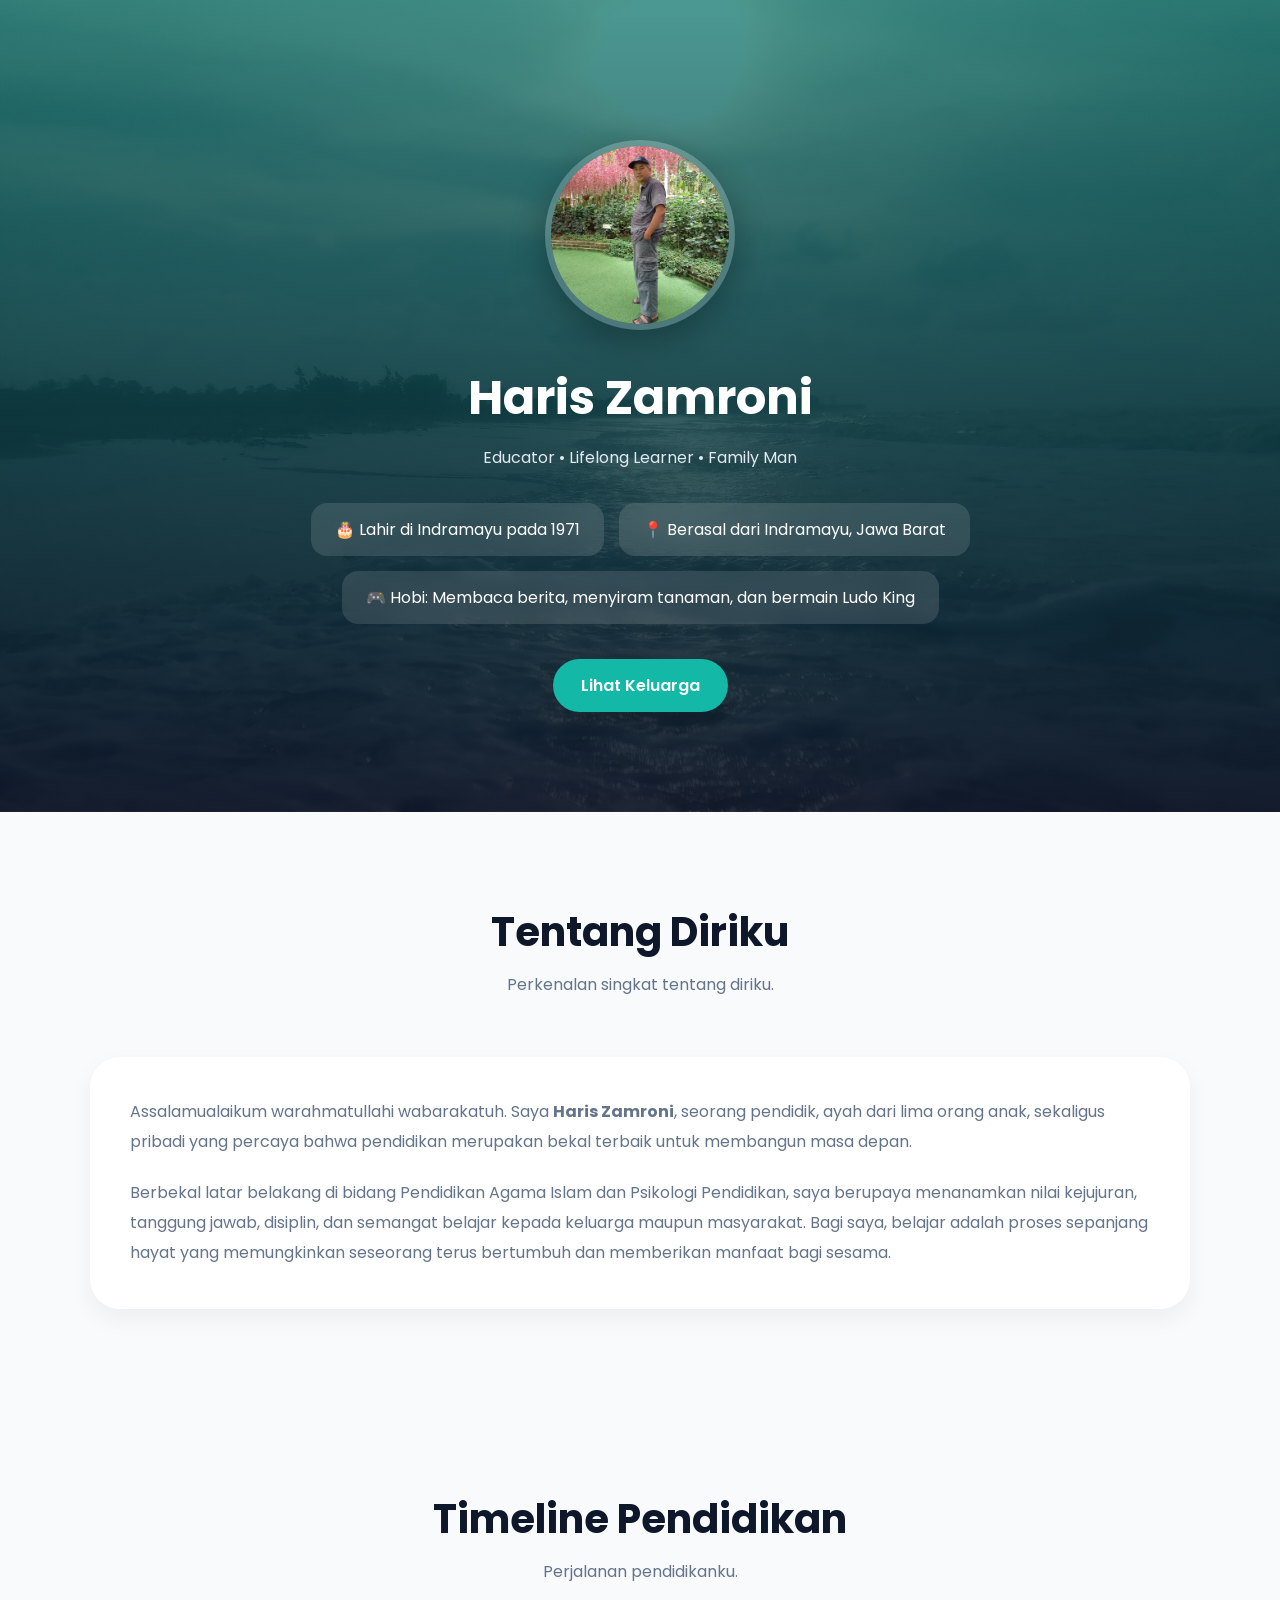
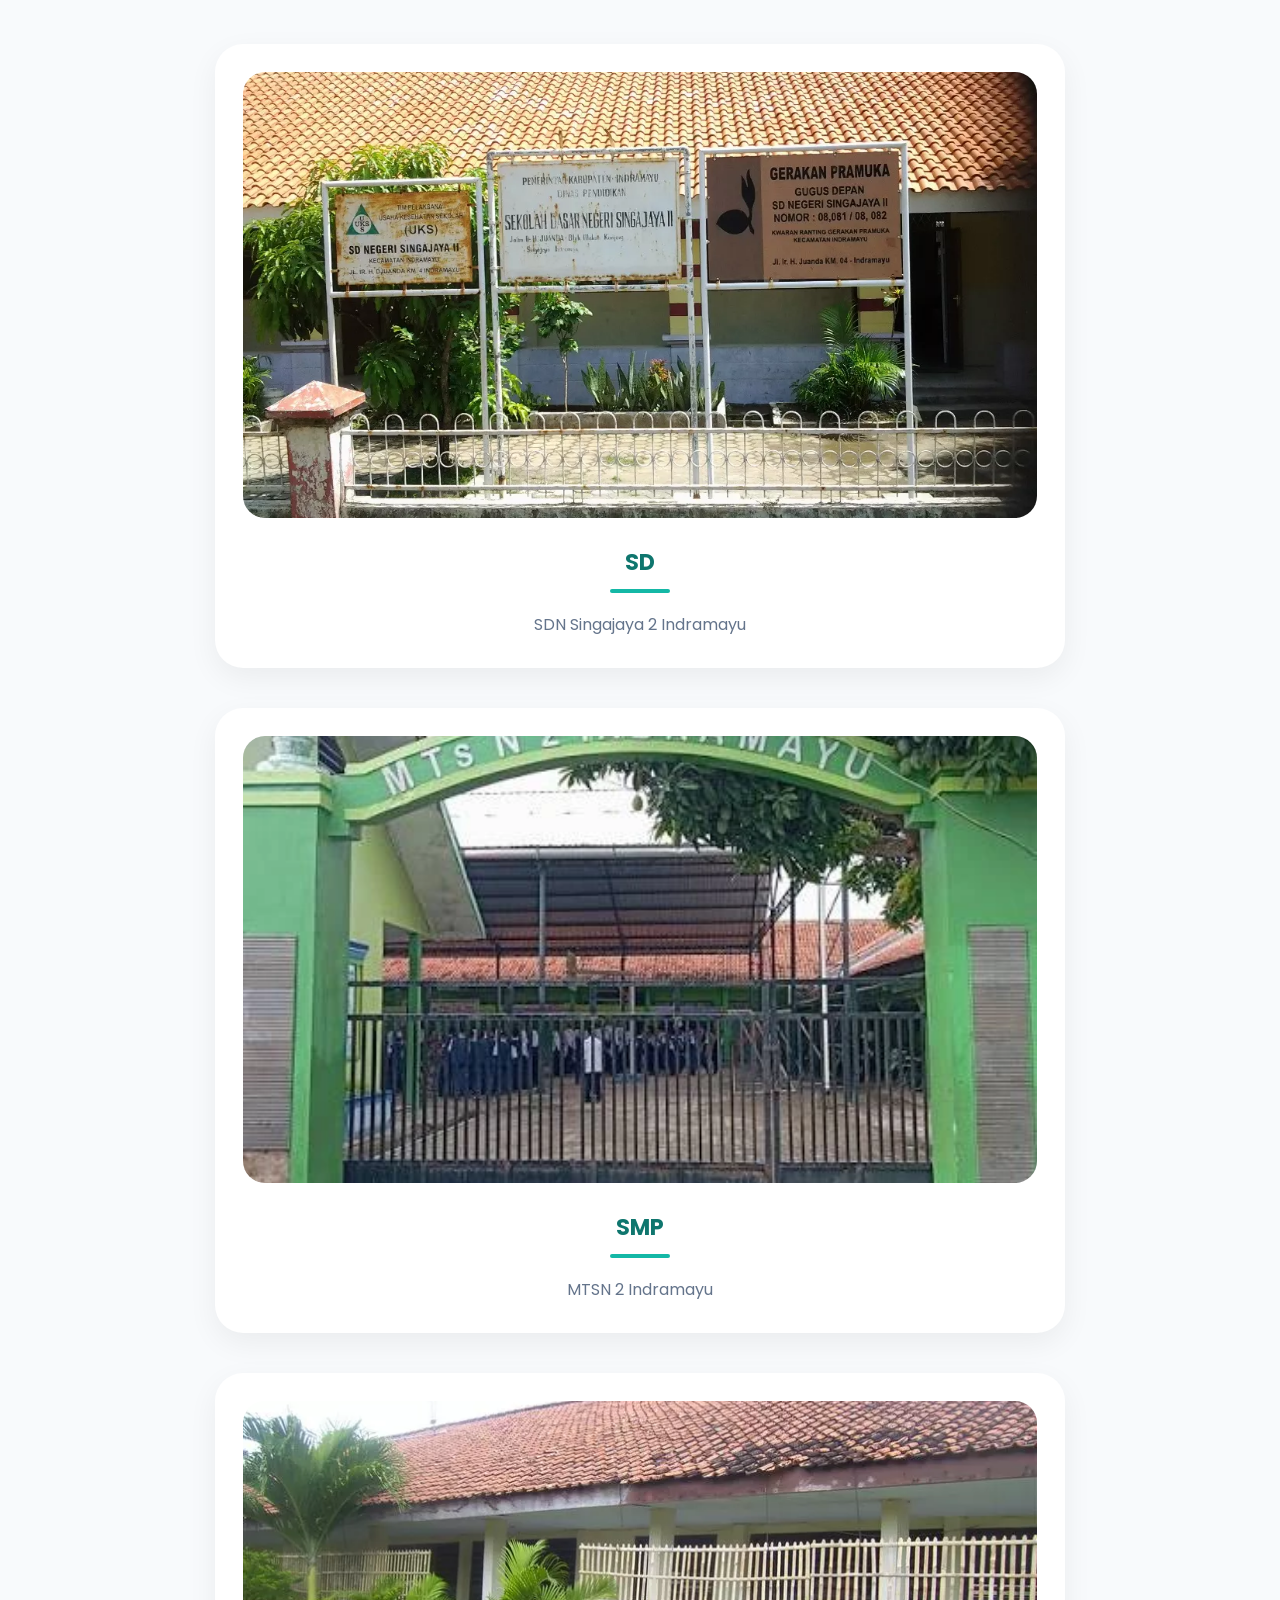
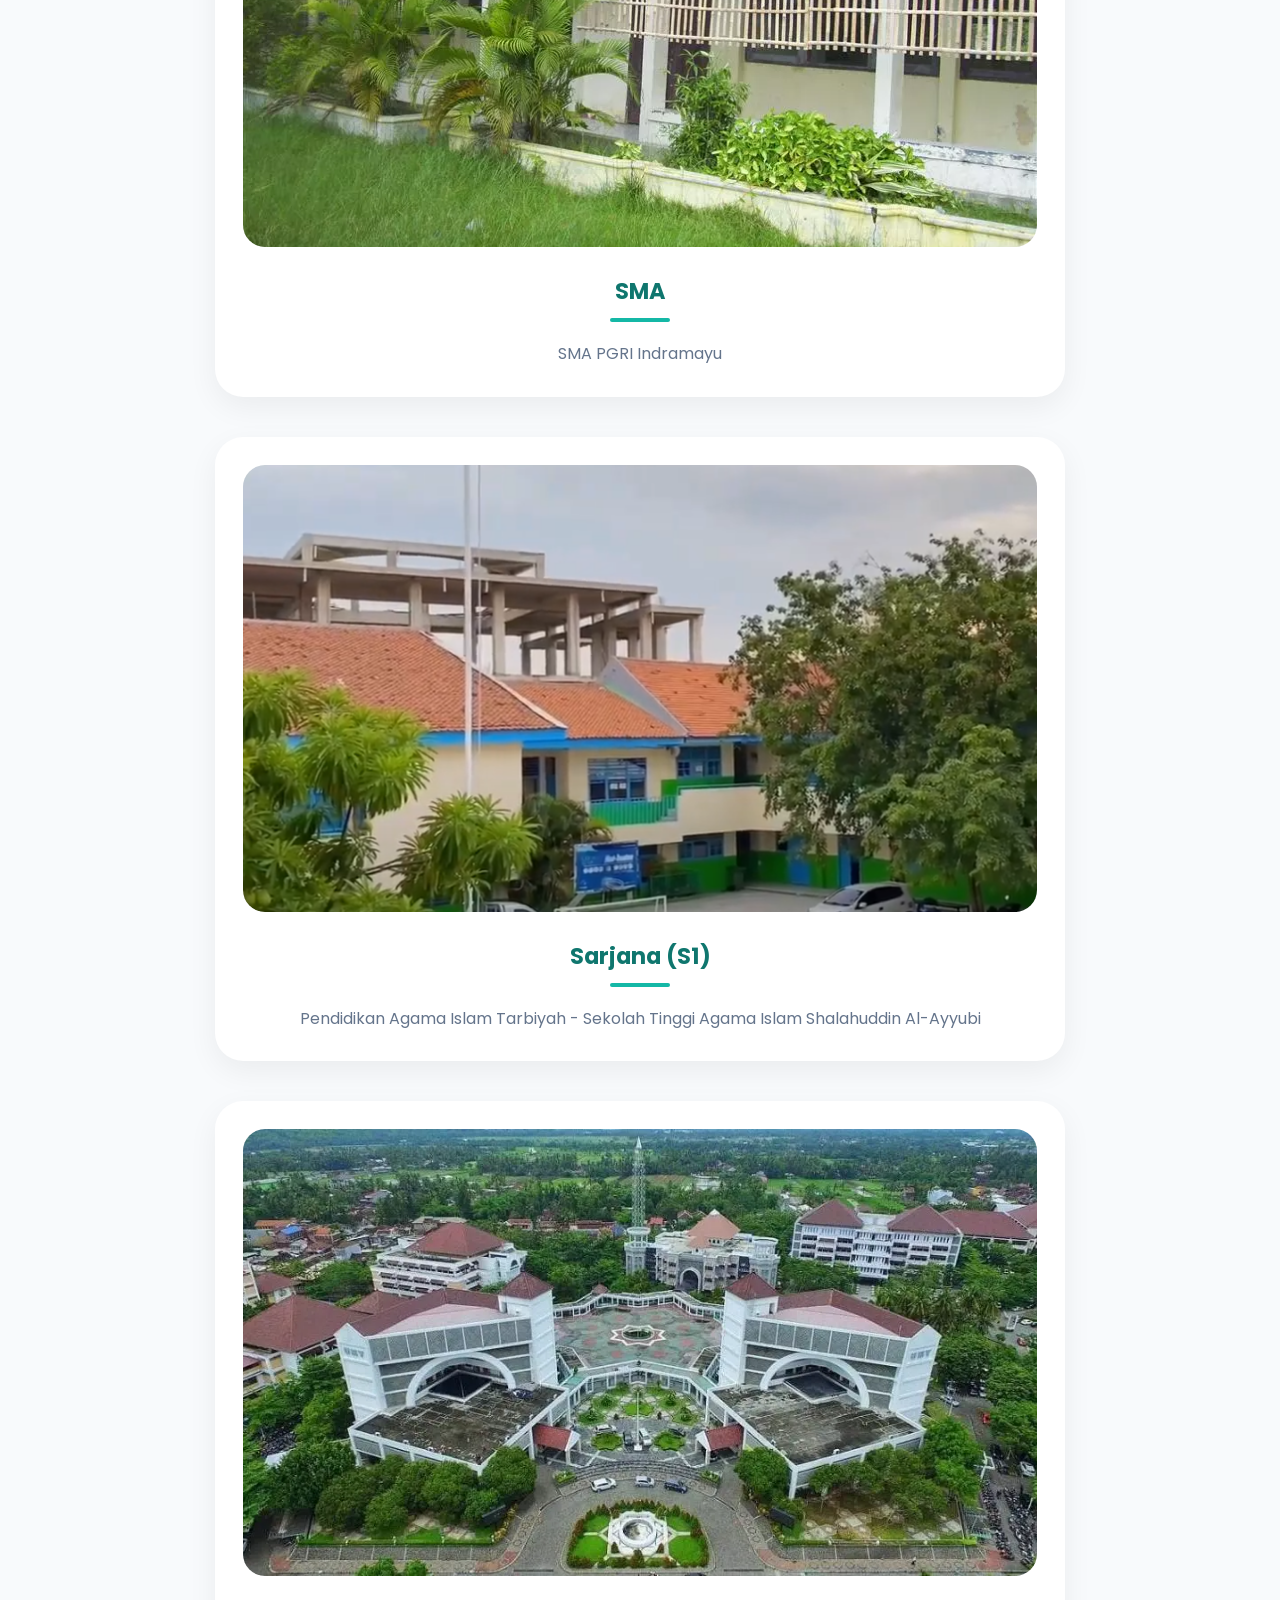
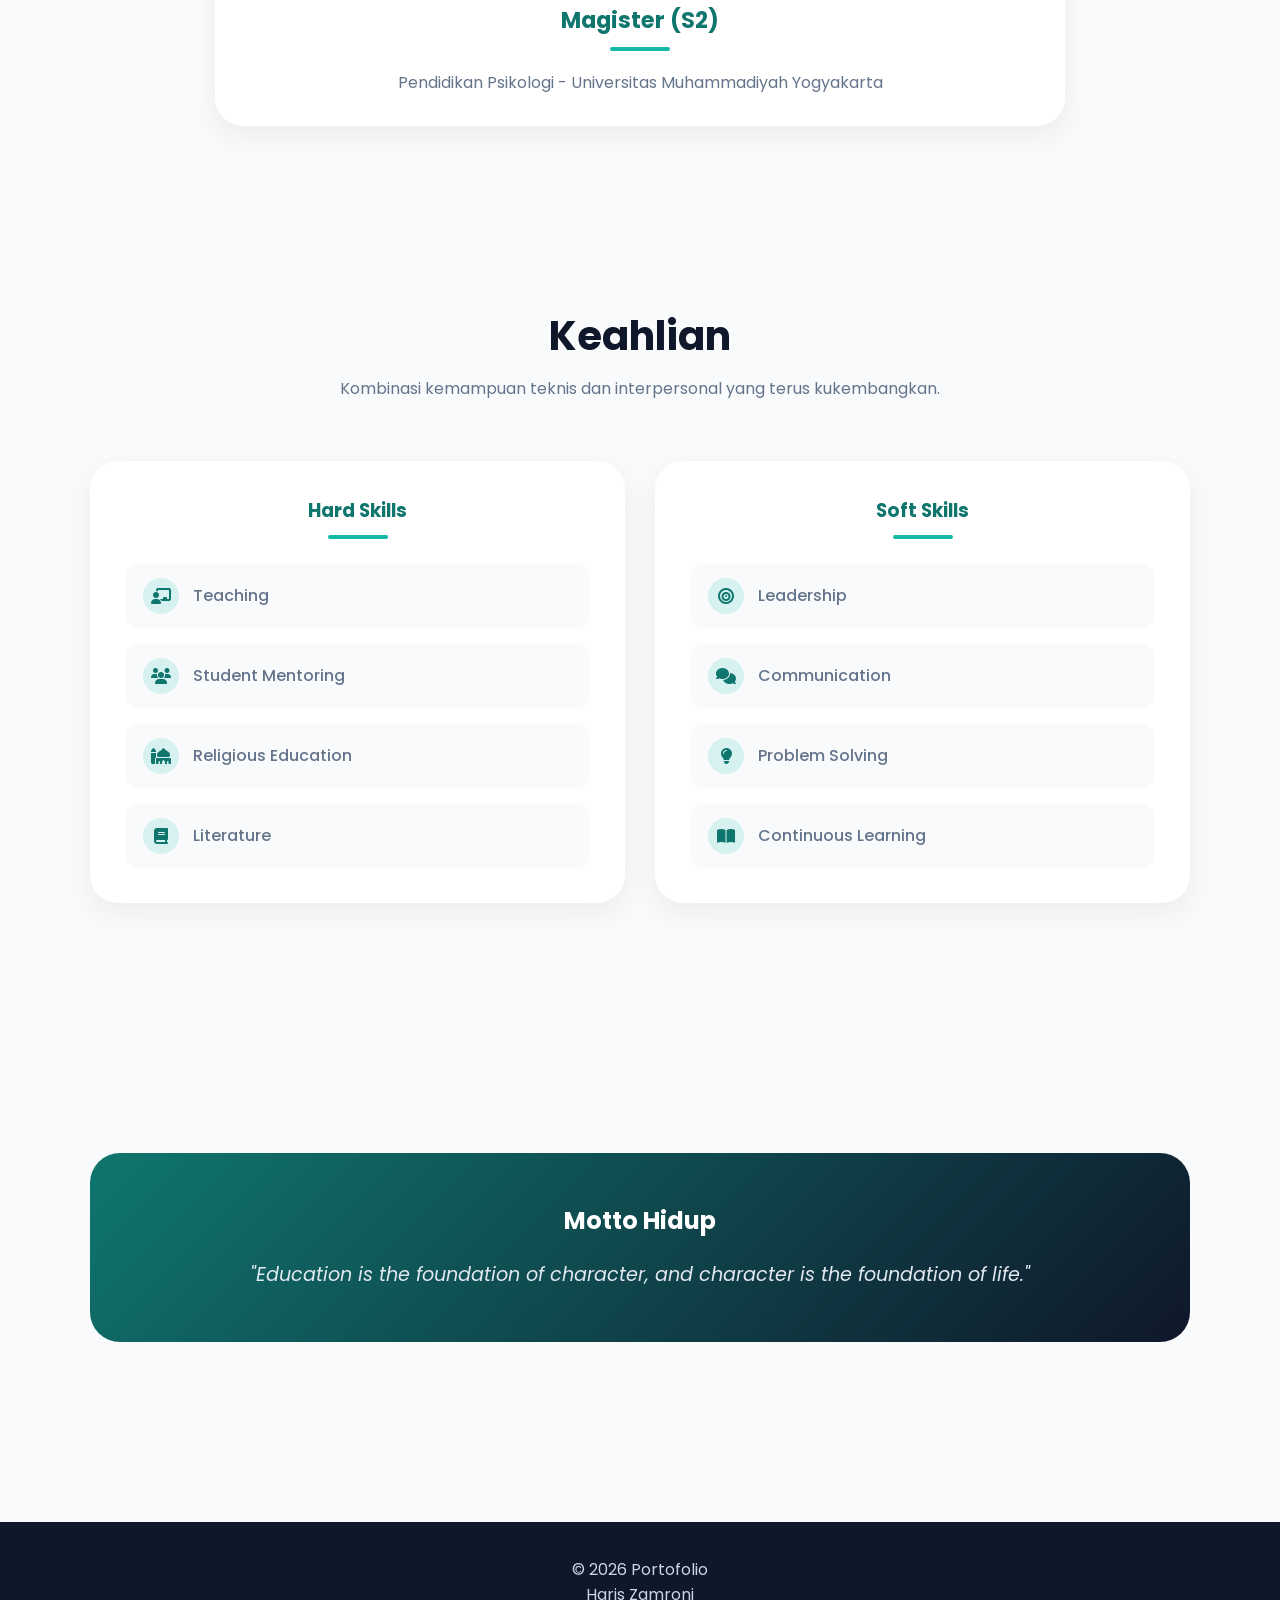
<file: members/bapakharis.html>
<!DOCTYPE html>
<html lang="id">


<head>
  <!-- ================= BASIC ================= -->
  <meta 
    charset="UTF-8">
  <meta 
    name="viewport" 
    content="width=device-width, initial-scale=1.0">

  <!-- ================= SEO ================= -->
  <title>
    Haris Zamroni | Portofolio
  </title>

  <link
    rel="canonical"
    href="https://harinesia.com/members/bapakharis.html">

  <meta
    name="description"
    content="Portofolio pribadi Haris Zamroni yang menampilkan perjalanan pendidikan, pengalaman, kompetensi, serta dedikasi sebagai pendidik, orang tua, dan pembelajar sepanjang hayat.">
  <meta
    name="keywords"
    content="Haris Zamroni, Portofolio Haris Zamroni, Pendidikan Agama Islam, Psikologi Pendidikan, Guru, Pendidikan, Leadership, Parenting">
  <meta 
    name="author" 
    content="Haris Zamroni">

  <!-- ================= THEME ================= -->
  <meta 
    name="theme-color" 
    content="#0f172a">

  <!-- ================= GOOGLE INDEX ================= -->
  <meta 
    name="robots" 
    content="index, follow">

  <!-- ================= OPEN GRAPH ================= -->
  <meta 
    property="og:title" 
    content="Haris Zamroni | Portofolio">
  <meta 
    property="og:description"
    content="Jelajahi perjalanan pendidikan, pengalaman, serta dedikasi Haris Zamroni sebagai pendidik, orang tua, dan pembelajar sepanjang hayat.">
  <meta 
    property="og:type" 
    content="website">
  <meta 
    property="og:image" 
    content="https://harinesia.com/members/assets/profilebapakhariswebp.webp">
  <meta
    property="og:url"
    content="https://harinesia.com/members/bapakharis.html">
  <meta
    property="og:site_name"
    content="Harinesia">
  <meta
    property="og:locale"
    content="id_ID">

  <!-- ================= FAVICON ================= -->
  <link rel="icon" href="/favicon.ico" sizes="any">
  <link rel="icon"
        type="image/png"
        sizes="32x32"
        href="/assets/favicon-32x32.png">
  <link rel="icon"
        type="image/png"
        sizes="16x16"
        href="/assets/favicon-16x16.png">
  <link rel="apple-touch-icon"
        sizes="180x180"
        href="/assets/apple-touch-icon.png">
  <link rel="manifest"
        href="/site.webmanifest">
  <meta
    name="theme-color"
    content="#0f766e">

  <!-- ================= FONT ================= -->
  <link 
    rel="preconnect" 
    href="https://fonts.googleapis.com">
  <link 
    rel="preconnect"
    href="https://fonts.gstatic.com"
    crossorigin>
  <link
    href="https://fonts.googleapis.com/css2?family=Poppins:wght@300;400;500;600;700&display=swap"
    rel="stylesheet">

  <!-- ================= ICON ================= -->
  <link 
    rel="stylesheet"
    href="https://cdnjs.cloudflare.com/ajax/libs/font-awesome/6.5.1/css/all.min.css">

  <!-- ================= CSS ================= -->
  <link 
    rel="stylesheet" 
    href="memberstyle.css">

  <!-- ================= Efek AOS ================= -->
  <link 
    rel="stylesheet"
    href="https://unpkg.com/aos@2.3.1/dist/aos.css">

  <script type="application/ld+json">
  {
    "@context":"https://schema.org",
    "@type":"Person",
    "@id":"https://harinesia.com/members/bapakharis.html#person",
    "name":"Haris Zamroni",
    "url":"https://harinesia.com/members/bapakharis.html",
    "mainEntityOfPage":"https://harinesia.com/members/bapakharis.html",
    "image":"https://harinesia.com/members/assets/profilebapakhariswebp.webp",
    "jobTitle":"Educator",
    "description":"Pendidik dan pembelajar sepanjang hayat yang memiliki ketertarikan pada pendidikan, psikologi, pengembangan karakter, dan pembinaan generasi muda."
  }
  </script>
</head>


<body>
  <header>
    <!-- HERO -->
    <section class="profile-hero">
      <div class="container">
        <figure class="profile-wrapper">
          <img
            class="profile-photo"
            src="assets/profilebapakhariswebp.webp"
            alt="Foto Profil Haris"
            decoding="async">
        </figure>

        <div class="hero-content" data-aos="fade-up">
          <h1>
            Haris Zamroni
          </h1>
          <p>
            Educator • Lifelong Learner • Family Man
          </p>
        </div>


        <!-- PROFILE INFO -->
        <div class="profile-info" data-aos="fade-up">
          <article class="info-box">
            🎂 Lahir di Indramayu pada 1971
          </article>

          <article class="info-box">
            📍 Berasal dari Indramayu, Jawa Barat
          </article>

          <article class="info-box">
            🎮 Hobi: Membaca berita, menyiram tanaman, dan bermain Ludo King
          </article>
        </div>


        <!-- BUTTON -->
        <div class="hero-buttons" data-aos="fade-up">
          <a href="../index.html#family"
          class="family-btn">
          Lihat Keluarga
          </a>
        </div>
      </div>
    </section>
  </header>


  <main>
    <!-- ABOUT -->
    <section class="section" id="about">
      <div class="container">
        <div class="section-title">
          <h2>Tentang Diriku</h2>
          <p>
            Perkenalan singkat tentang diriku.
          </p>
        </div>

        <article class="about-box" data-aos="fade-up">
          <p>
            Assalamualaikum warahmatullahi wabarakatuh. Saya <strong>Haris Zamroni</strong>, seorang pendidik, ayah dari lima orang anak, 
            sekaligus pribadi yang percaya bahwa pendidikan merupakan bekal terbaik untuk membangun masa depan. 
          </p><p>
            Berbekal latar belakang di bidang Pendidikan Agama Islam dan Psikologi Pendidikan, saya berupaya menanamkan 
            nilai kejujuran, tanggung jawab, disiplin, dan semangat belajar kepada keluarga maupun masyarakat. 
            Bagi saya, belajar adalah proses sepanjang hayat yang memungkinkan seseorang terus bertumbuh dan memberikan manfaat bagi sesama.
          </p>
        </article>
      </div>
    </section>


    <!-- EDUCATION -->
    <section class="section" id="education">
      <div class="container">
        <div class="section-title" data-aos="fade-up">
          <h2>Timeline Pendidikan</h2>
          <p>
            Perjalanan pendidikanku.
          </p>
        </div>

        <ul class="timeline">
          <li class="timeline-item">
            <article class="timeline-content">
              <a href="https://referensi.data.kemendikdasmen.go.id/pendidikan/npsn/20215623"
              target="_blank"
              rel="noopener noreferrer">
                <img
                  class="timeline-image"
                  src="assets/SDNSingajaya2.webp"
                  alt="SDN Singajaya 2 Indramayu"
                  decoding="async"
                  loading="lazy"> 
              </a>
              <h3>SD</h3>
              <p>
                SDN Singajaya 2 Indramayu
              </p>
            </article>
          </li>

          <li class="timeline-item">
            <article class="timeline-content">
              <a href="https://referensi.data.kemendikdasmen.go.id/pendidikan/npsn/20279030"
              target="_blank"
              rel="noopener noreferrer">
                <img
                  class="timeline-image"
                  src="assets/MTSN2Indramayu.webp"
                  alt="MTSN 2 Indramayu"
                  decoding="async"
                  loading="lazy">
              </a>
              <h3>SMP</h3>
              <p>
                MTSN 2 Indramayu
              </p>
            </article>
          </li>

          <li class="timeline-item">
            <article class="timeline-content">
              <a href="https://referensi.data.kemendikdasmen.go.id/pendidikan/npsn/20216175"
              target="_blank"
              rel="noopener noreferrer">
                <img
                  class="timeline-image"
                  src="assets/SMAPGRIIndramayu.webp"
                  alt="SMA PGRI Indramayu"
                  decoding="async"
                  loading="lazy">
              </a>
              <h3>SMA</h3>
              <p>
                SMA PGRI Indramayu
              </p>
            </article>
          </li>

          <li class="timeline-item">
            <article class="timeline-content">
              <a href="https://referensi.data.kemendikdasmen.go.id/pendidikan/npsn/213475"
              target="_blank"
              rel="noopener noreferrer">
                <img
                  class="timeline-image"
                  src="assets/STAISA.webp"
                  alt="Sekolah Tinggi Agama Islam Shalahuddin Al-Ayyubi"
                  decoding="async"
                  loading="lazy">
              </a>
              <h3>Sarjana (S1)</h3>
              <p>
                Pendidikan Agama Islam Tarbiyah - Sekolah Tinggi Agama Islam Shalahuddin Al-Ayyubi
              </p>
            </article>
          </li>

          <li class="timeline-item">
            <article class="timeline-content">
              <a href="https://referensi.data.kemendikdasmen.go.id/pendidikan/npsn/051007"
              target="_blank"
              rel="noopener noreferrer">
                <img
                  class="timeline-image"
                  src="assets/UMY.webp"
                  alt="Universitas Muhammadiyah Yogyakarta"
                  decoding="async"
                  loading="lazy">
              </a>
              <h3>Magister (S2)</h3>
              <p>
                Pendidikan Psikologi - Universitas Muhammadiyah Yogyakarta
              </p>
            </article>
          </li>
        </ul>
      </div>
    </section>


    <!-- SKILLS -->
    <section class="section" id="skills">
      <div class="container">
        <div class="section-title" data-aos="fade-up">
          <h2>Keahlian</h2>
          <p>
            Kombinasi kemampuan teknis dan interpersonal yang terus kukembangkan.
          </p>
        </div>
      <div class="skills-grid">
          <article class="skill-card">
          <h3>Hard Skills</h3>
            <ul class="skill-list">             
              <li><i class="fas fa-chalkboard-teacher"></i> Teaching</li>
              <li><i class="fas fa-users"></i> Student Mentoring</li>
              <li><i class="fas fa-mosque"></i> Religious Education</li>
              <li><i class="fas fa-book"></i> Literature</li>
            </ul>
          </article>

          <article class="skill-card">
          <h3>Soft Skills</h3>
            <ul class="skill-list">
              <li><i class="fas fa-bullseye"></i> Leadership</li>
              <li><i class="fas fa-comments"></i> Communication</li>
              <li><i class="fas fa-lightbulb"></i> Problem Solving</li>
              <li><i class="fas fa-book-open"></i> Continuous Learning</li>
            </ul>
          </article>
        </div>
      </div>
    </section>


    <!-- MOTTO -->
    <section class="section">
      <div class="container">
        <article class="motto-box">
          <h2>Motto Hidup</h2>
          <p>
            "Education is the foundation of character, and character is the foundation of life."
          </p>
        </article>
      </div>
    </section>
  </main>


  <!-- ================= FOOTER ================= -->
  <footer>
    <p>
      © 2026 Portofolio <br>
      Haris Zamroni
    </p>
  </footer>


  <!-- ================= SCRIPT AOS ================= -->
  <script src="https://unpkg.com/aos@2.3.1/dist/aos.js"></script>
  <script>
    AOS.init({
      duration:1000,
      once:true,
      disable: window.matchMedia('(prefers-reduced-motion: reduce)').matches
    });
  </script>


</body>
</html>
</file>
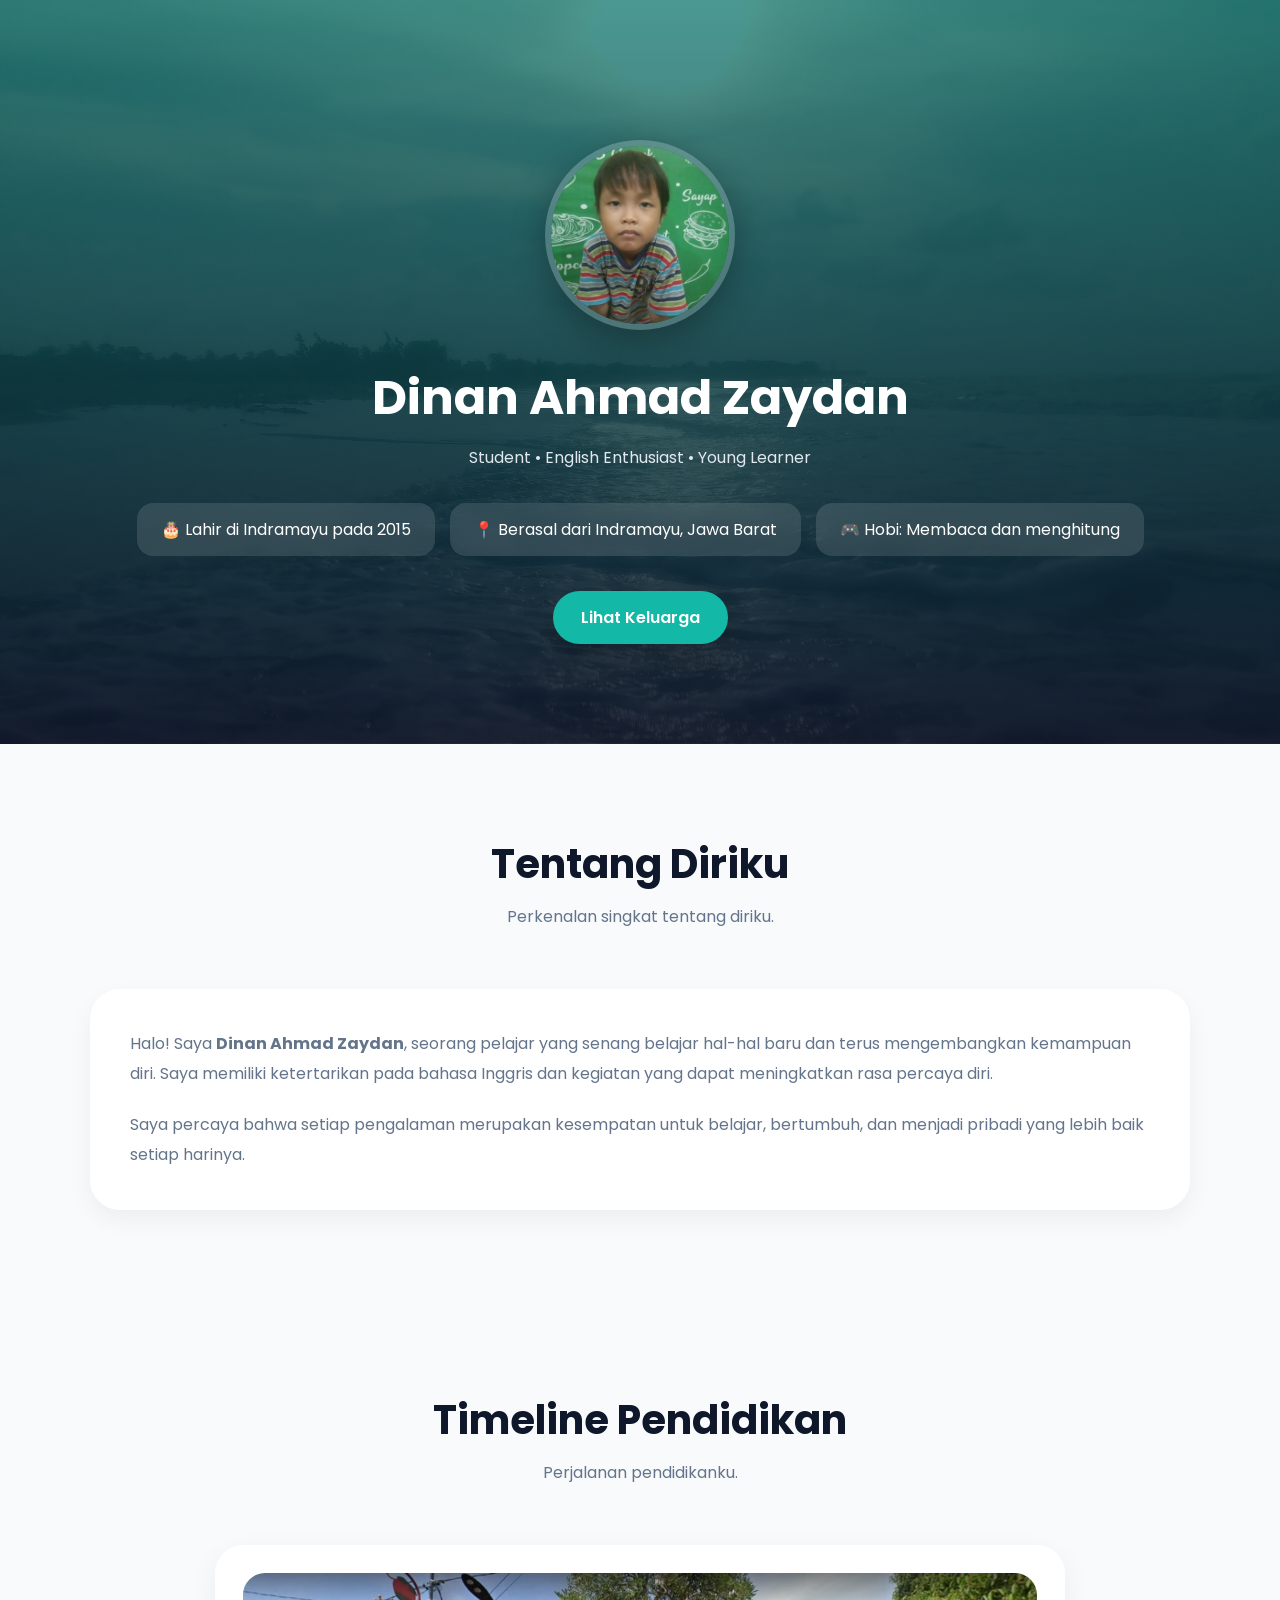
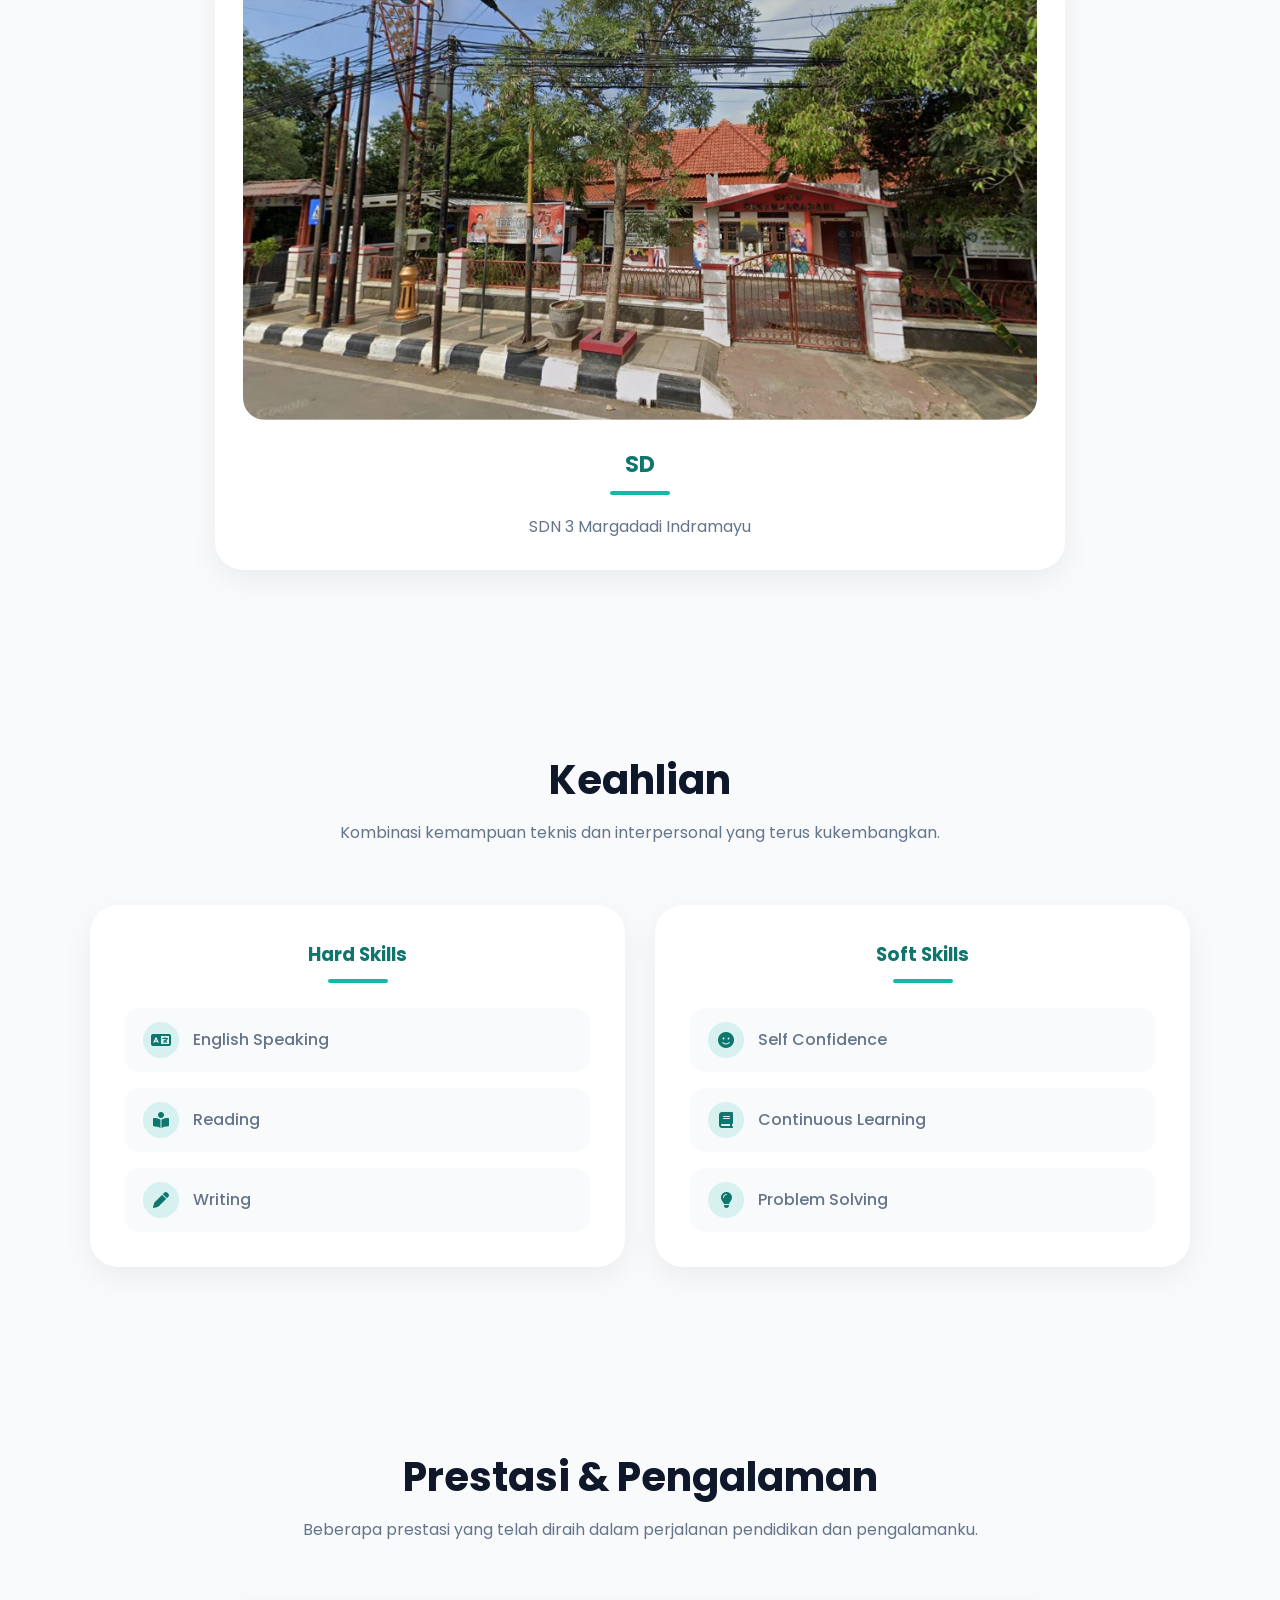
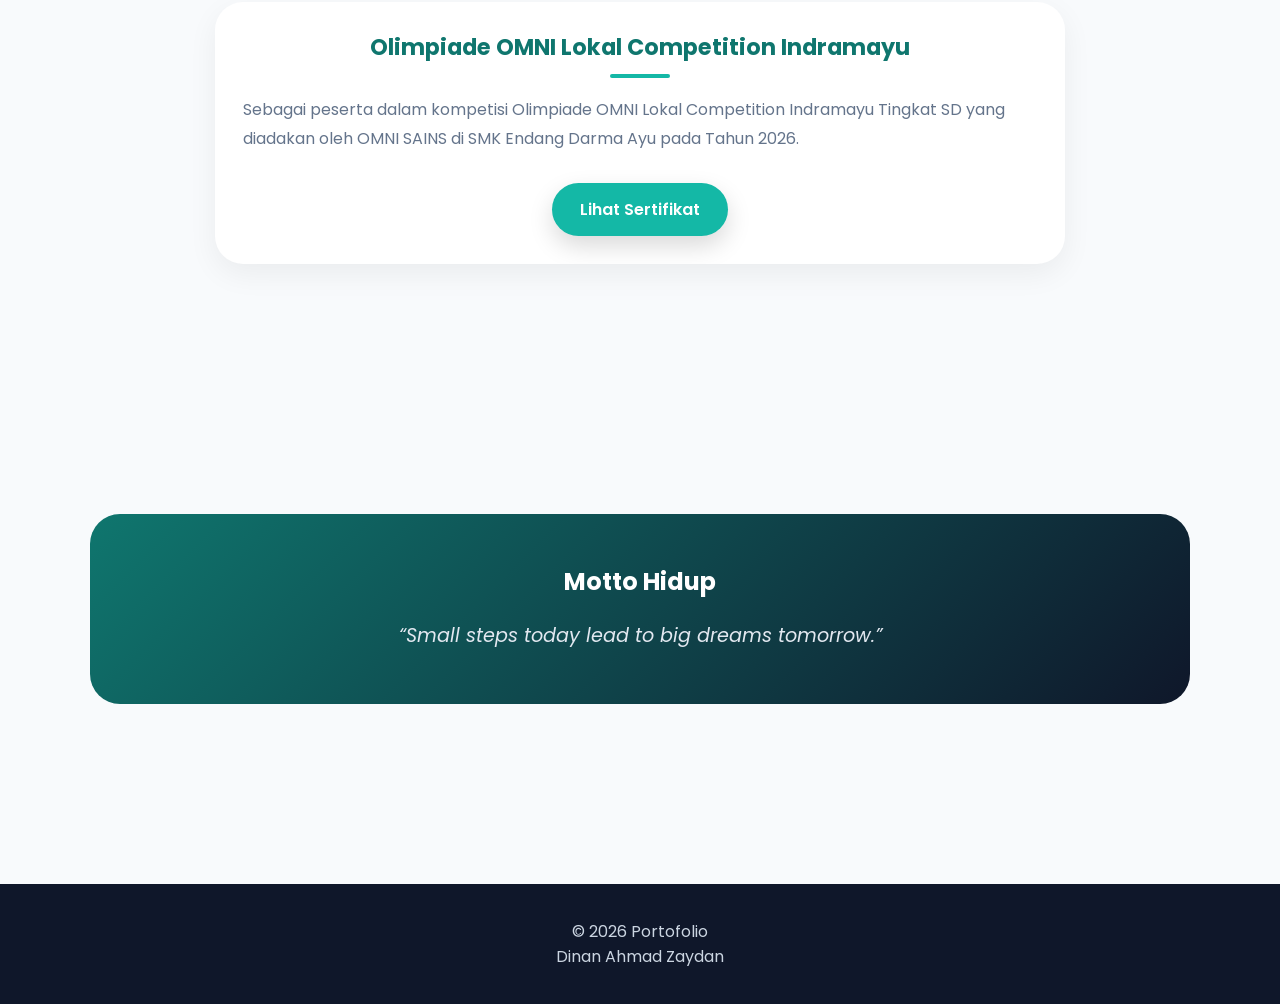
<file: members/dinan.html>
<!DOCTYPE html>
<html lang="id">


<head>
  <!-- ================= BASIC ================= -->
  <meta 
    charset="UTF-8">
  <meta 
    name="viewport" 
    content="width=device-width, initial-scale=1.0">

  <!-- ================= SEO ================= -->
  <title>
    Dinan Ahmad Zaydan | Portofolio
  </title>

  <link
    rel="canonical"
    href="https://harinesia.com/members/dinan.html">

  <meta
    name="description"
    content="Portofolio pribadi Dinan Ahmad Zaydan yang menampilkan perjalanan pendidikan, kemampuan, prestasi, serta semangat belajar dan pengembangan diri sejak usia dini.">
  <meta
    name="keywords"
    content="Dinan Ahmad Zaydan, Portofolio Dinan, Pelajar SD, Public Speaking, Bahasa Inggris, Storytelling, Prestasi Pelajar">
  <meta 
    name="author" 
    content="Dinan Ahmad Zaydan">

  <!-- ================= THEME ================= -->
  <meta 
    name="theme-color" 
    content="#0f172a">

  <!-- ================= GOOGLE INDEX ================= -->
  <meta 
    name="robots" 
    content="index, follow">

  <!-- ================= OPEN GRAPH ================= -->
  <meta 
    property="og:title" 
    content="Dinan Ahmad Zaydan | Portofolio">
  <meta 
    property="og:description"
    content="Lihat perjalanan pendidikan, prestasi, pengalaman, dan kemampuan Dinan Ahmad Zaydan dalam satu halaman portofolio.">
  <meta 
    property="og:type" 
    content="website">
  <meta 
    property="og:image" 
    content="https://harinesia.com/members/assets/profiledinanwebp.webp">
  <meta
    property="og:url"
    content="https://harinesia.com/members/dinan.html">
  <meta
    property="og:site_name"
    content="Harinesia">
  <meta
    property="og:locale"
    content="id_ID">

  <!-- ================= FAVICON ================= -->
  <link rel="icon" href="/favicon.ico" sizes="any">
  <link rel="icon"
        type="image/png"
        sizes="32x32"
        href="/assets/favicon-32x32.png">
  <link rel="icon"
        type="image/png"
        sizes="16x16"
        href="/assets/favicon-16x16.png">
  <link rel="apple-touch-icon"
        sizes="180x180"
        href="/assets/apple-touch-icon.png">
  <link rel="manifest"
        href="/site.webmanifest">
  <meta
    name="theme-color"
    content="#0f766e">

  <!-- ================= FONT ================= -->
  <link 
    rel="preconnect" 
    href="https://fonts.googleapis.com">
  <link 
    rel="preconnect"
    href="https://fonts.gstatic.com"
    crossorigin>
  <link
    href="https://fonts.googleapis.com/css2?family=Poppins:wght@300;400;500;600;700&display=swap"
    rel="stylesheet">

  <!-- ================= ICON ================= -->
  <link 
    rel="stylesheet"
    href="https://cdnjs.cloudflare.com/ajax/libs/font-awesome/6.5.1/css/all.min.css">

  <!-- ================= CSS ================= -->
  <link 
    rel="stylesheet" 
    href="memberstyle.css">

  <!-- ================= Efek AOS ================= -->
  <link 
    rel="stylesheet"
    href="https://unpkg.com/aos@2.3.1/dist/aos.css">

  <script type="application/ld+json">
  {
    "@context":"https://schema.org",
    "@type":"Person",
    "@id":"https://harinesia.com/members/dinan.html#person",
    "name":"Dinan Ahmad Zaydan",
    "url":"https://harinesia.com/members/dinan.html",
    "mainEntityOfPage":"https://harinesia.com/members/dinan.html",
    "image":"https://harinesia.com/members/assets/profiledinanwebp.webp",
    "jobTitle":"Student",
    "description":"Pelajar sekolah dasar yang aktif mengembangkan kemampuan bahasa Inggris, public speaking, dan percaya diri melalui berbagai kegiatan akademik maupun non-akademik."
  }
  </script>
</head>


<body>
  <header>
    <!-- HERO -->
    <section class="profile-hero">
      <div class="container">
        <figure class="profile-wrapper">
          <img
            class="profile-photo"
            src="assets/profiledinanwebp.webp"
            alt="Foto Profil Dinan"
            decoding="async">
        </figure>

        <div class="hero-content" data-aos="fade-up">
          <h1>
            Dinan Ahmad Zaydan
          </h1>
          <p>
            Student • English Enthusiast • Young Learner
          </p>
        </div>


        <!-- PROFILE INFO -->
        <div class="profile-info" data-aos="fade-up">
          <article class="info-box">
            🎂 Lahir di Indramayu pada 2015
          </article>

          <article class="info-box">
            📍 Berasal dari Indramayu, Jawa Barat
          </article>

          <article class="info-box">
            🎮 Hobi: Membaca dan menghitung
          </article>
        </div>


        <!-- BUTTON -->
        <div class="hero-buttons" data-aos="fade-up">
          <a href="../index.html#family"
          class="family-btn">
          Lihat Keluarga
          </a>
        </div>
      </div>
    </section>
  </header>


  <main>
    <!-- ABOUT -->
    <section class="section" id="about">
      <div class="container">
        <div class="section-title">
          <h2>Tentang Diriku</h2>
          <p>
            Perkenalan singkat tentang diriku.
          </p>
        </div>

        <article class="about-box" data-aos="fade-up">
          <p>
            Halo! Saya <strong>Dinan Ahmad Zaydan</strong>, seorang pelajar yang senang belajar hal-hal baru dan terus mengembangkan kemampuan diri. 
            Saya memiliki ketertarikan pada bahasa Inggris dan kegiatan yang dapat meningkatkan rasa percaya diri. 
          </p><p>
            Saya percaya bahwa setiap pengalaman merupakan kesempatan untuk belajar, bertumbuh, dan menjadi pribadi yang lebih baik setiap harinya.
          </p>
        </article>
      </div>
    </section>


    <!-- EDUCATION -->
    <section class="section" id="education">
      <div class="container">
        <div class="section-title" data-aos="fade-up">
          <h2>Timeline Pendidikan</h2>
          <p>
            Perjalanan pendidikanku.
          </p>
        </div>

        <ul class="timeline">
          <li class="timeline-item">
            <article class="timeline-content">
              <a href="https://referensi.data.kemendikdasmen.go.id/pendidikan/npsn/20215930"
              target="_blank"
              rel="noopener noreferrer">
                <img
                  class="timeline-image"
                  src="assets/SDN3MargadadiIndramayu.webp"
                  alt="SDN 3 Margadadi Indramayu"
                  decoding="async"
                  loading="lazy"> 
              </a>
              <h3>SD</h3>
              <p>
                SDN 3 Margadadi Indramayu
              </p>
            </article>
          </li>
        </ul>
      </div>
    </section>


    <!-- SKILLS -->
    <section class="section" id="skills">
      <div class="container">
        <div class="section-title" data-aos="fade-up">
          <h2>Keahlian</h2>
          <p>
            Kombinasi kemampuan teknis dan interpersonal yang terus kukembangkan.
          </p>
        </div>
      <div class="skills-grid">
          <article class="skill-card">
          <h3>Hard Skills</h3>
            <ul class="skill-list">
              <li><i class="fas fa-language"></i> English Speaking</li>
              <li><i class="fas fa-book-reader"></i> Reading</li>
              <li><i class="fas fa-pen"></i> Writing</li>
            </ul>
          </article>

          <article class="skill-card">
          <h3>Soft Skills</h3>
            <ul class="skill-list">
              <li><i class="fas fa-face-smile"></i> Self Confidence</li>
              <li><i class="fas fa-book"></i> Continuous Learning</li>
              <li><i class="fas fa-lightbulb"></i> Problem Solving</li>         
            </ul>
          </article>
        </div>
      </div>
    </section>


    <!-- ACHIEVEMENTS & EXPERIENCES -->
    <section class="section" id="achievements">
      <div class="container">
        <div class="section-title" data-aos="fade-up">
          <h2>Prestasi & Pengalaman</h2>
          <p>
            Beberapa prestasi yang telah diraih dalam perjalanan pendidikan dan pengalamanku.
          </p>
        </div>

        <ul class="timeline">
          <li class="timeline-item">
            <article class="timeline-content timeline-description">
              <h3>Olimpiade OMNI Lokal Competition Indramayu</h3>
              <p>
                Sebagai peserta dalam kompetisi Olimpiade OMNI Lokal Competition Indramayu Tingkat SD yang diadakan oleh OMNI SAINS di SMK Endang Darma Ayu pada Tahun 2026.
              </p>
              <a href="assets/SertifikatOMNI_Dinan.webp"
                target="_blank"
                class="prestasi-btn"
                rel="noopener noreferrer"
                aria-label="Sertifikat peserta OMNI">
                Lihat Sertifikat
              </a>
            </article>
          </li>
        </ul>
      </div>
    </section>


        <!-- MOTTO -->
    <section class="section">
      <div class="container">
        <article class="motto-box">
          <h2>Motto Hidup</h2>
          <p>
            “Small steps today lead to big dreams tomorrow.”
          </p>
        </article>
      </div>
    </section>
  </main>


  <!-- ================= FOOTER ================= -->
  <footer>
    <p>
      © 2026 Portofolio <br>
      Dinan Ahmad Zaydan
    </p>
  </footer>


  <!-- ================= SCRIPT AOS ================= -->
  <script src="https://unpkg.com/aos@2.3.1/dist/aos.js"></script>
  <script>
    AOS.init({
      duration:1000,
      once:true,
      disable: window.matchMedia('(prefers-reduced-motion: reduce)').matches
    });
  </script>


</body>
</html>
</file>
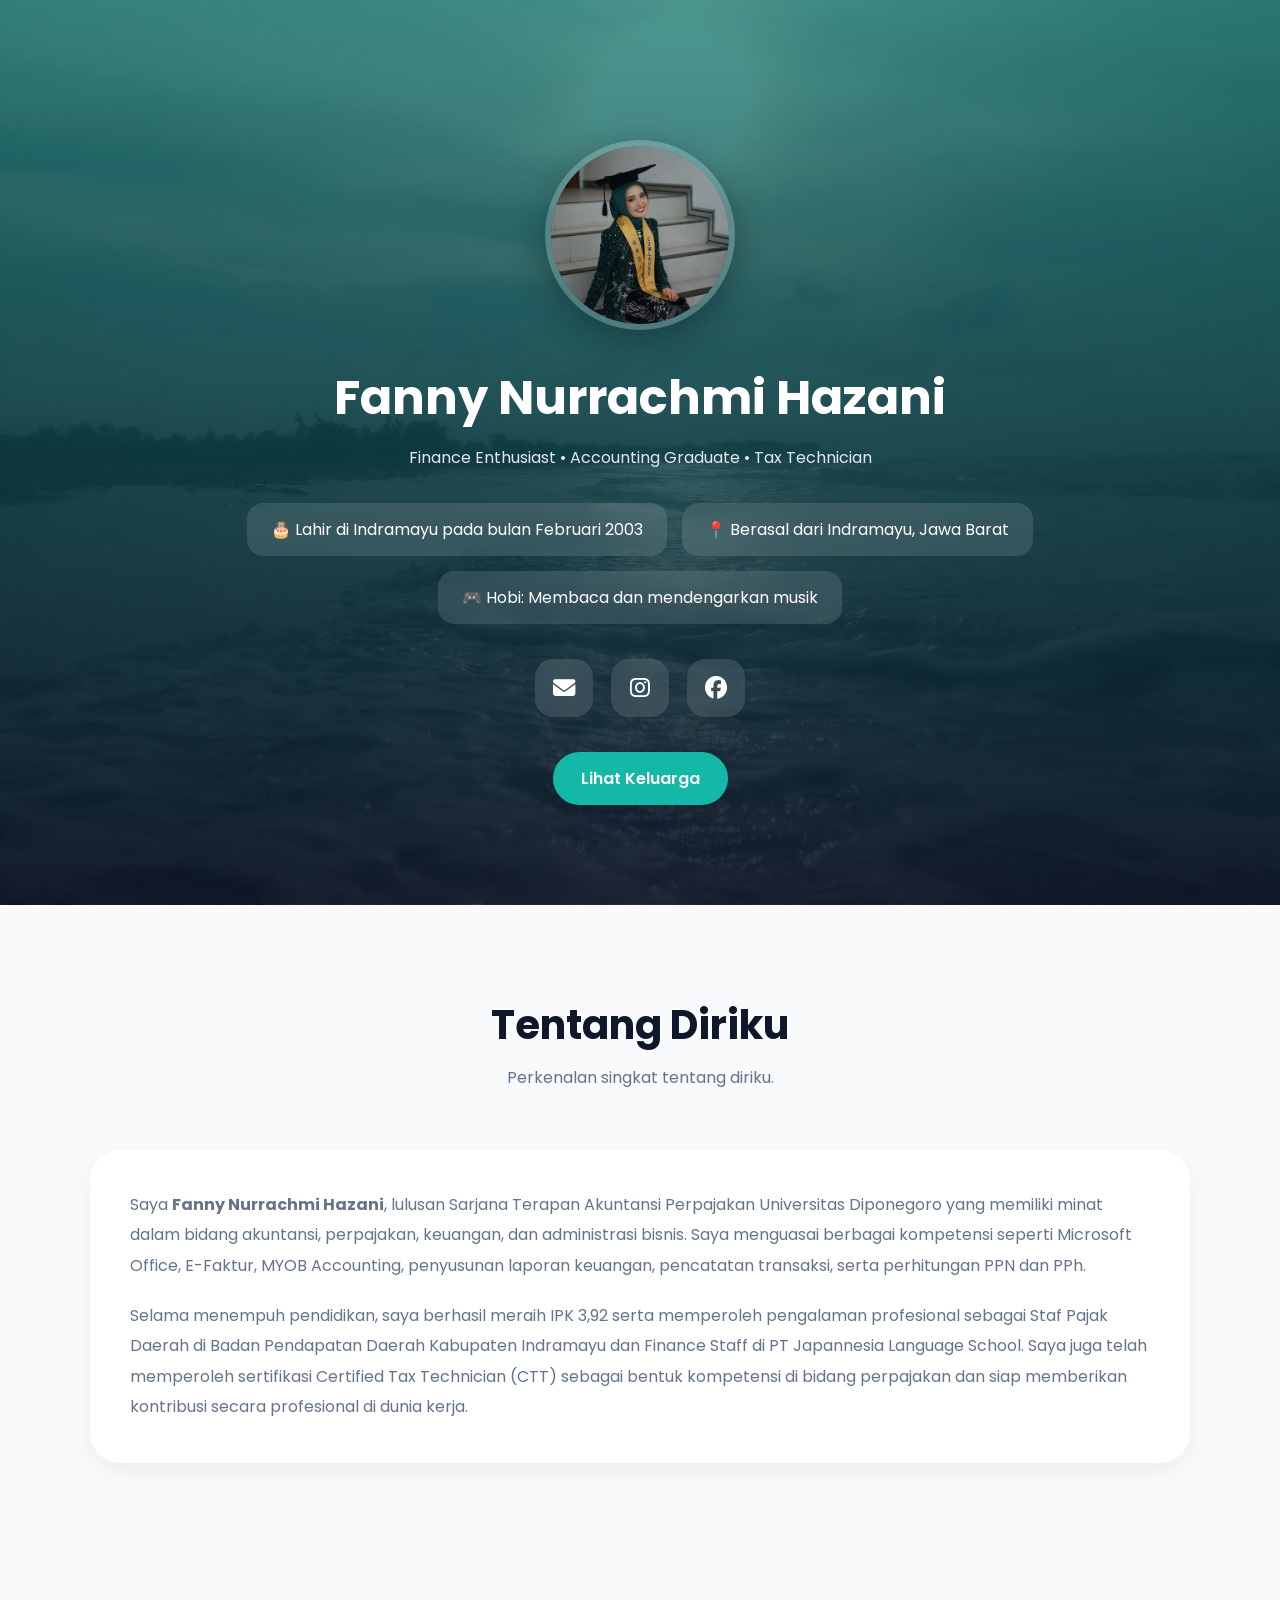
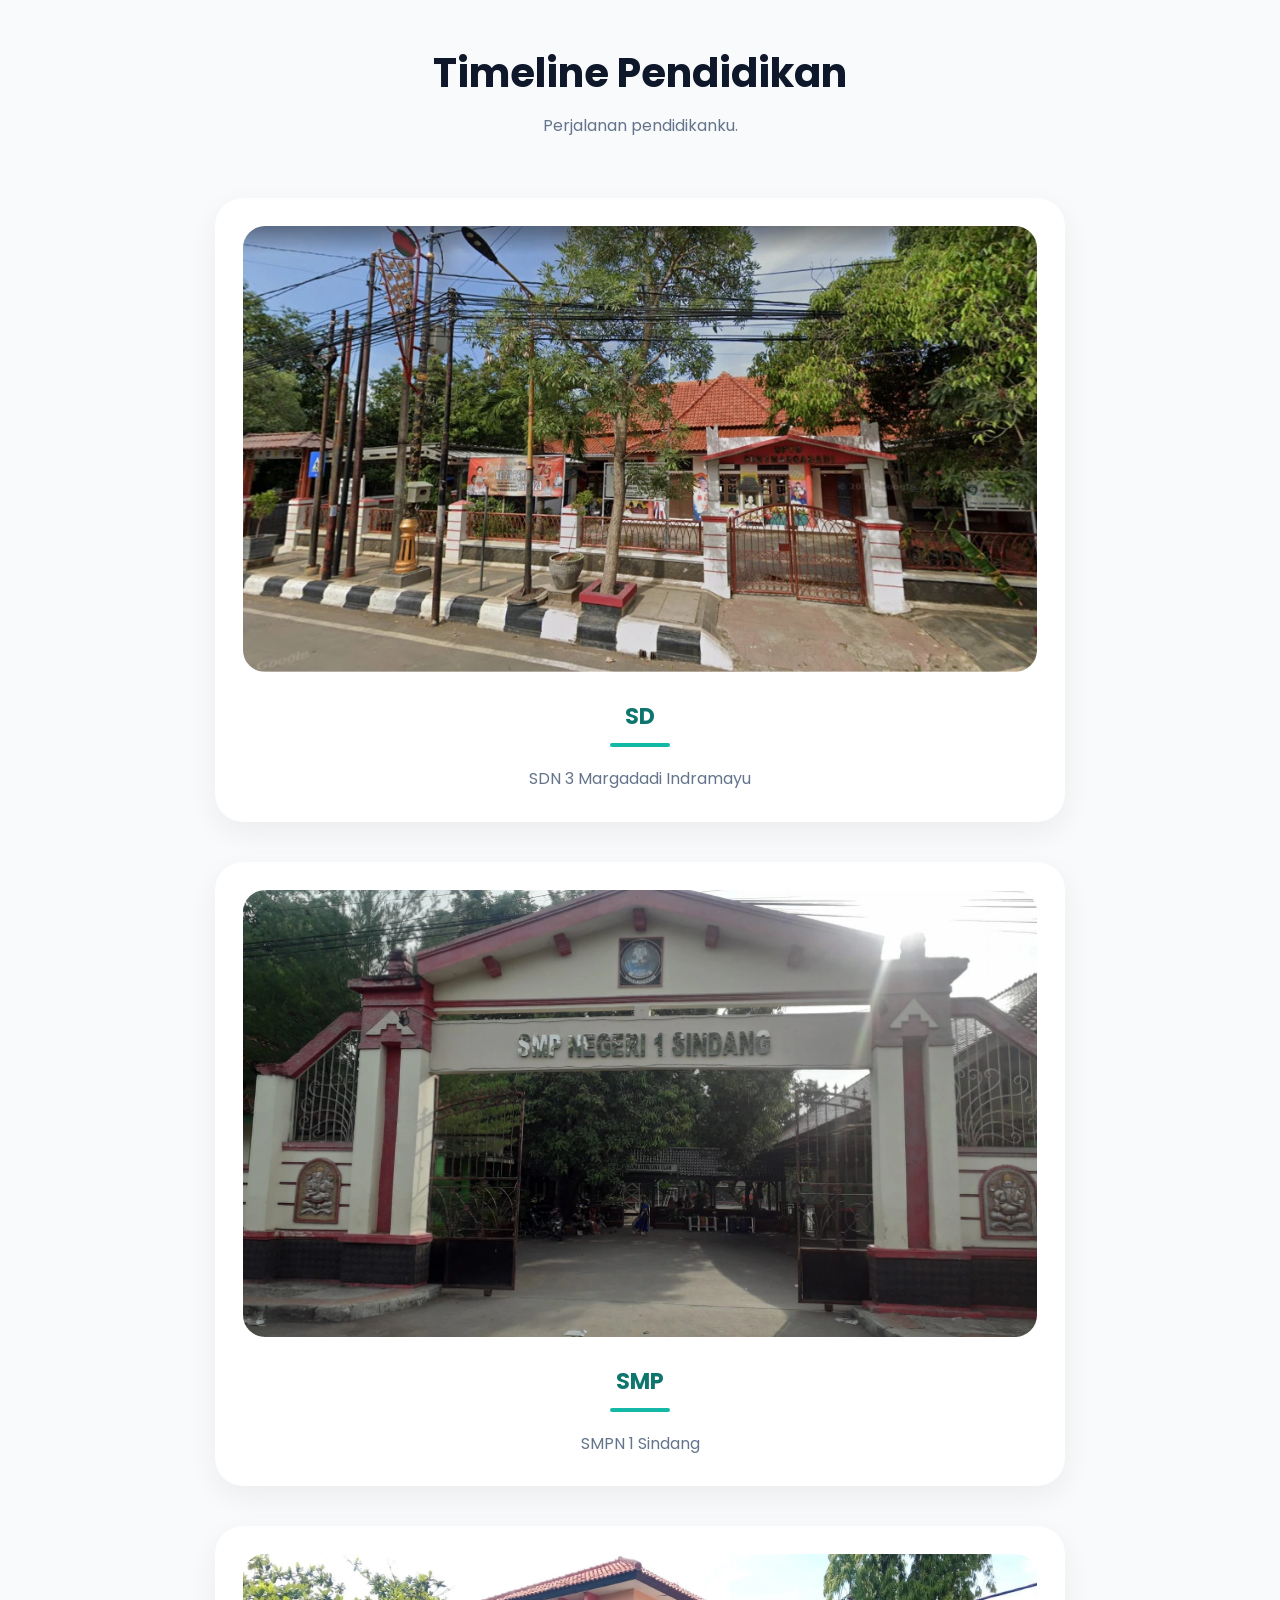
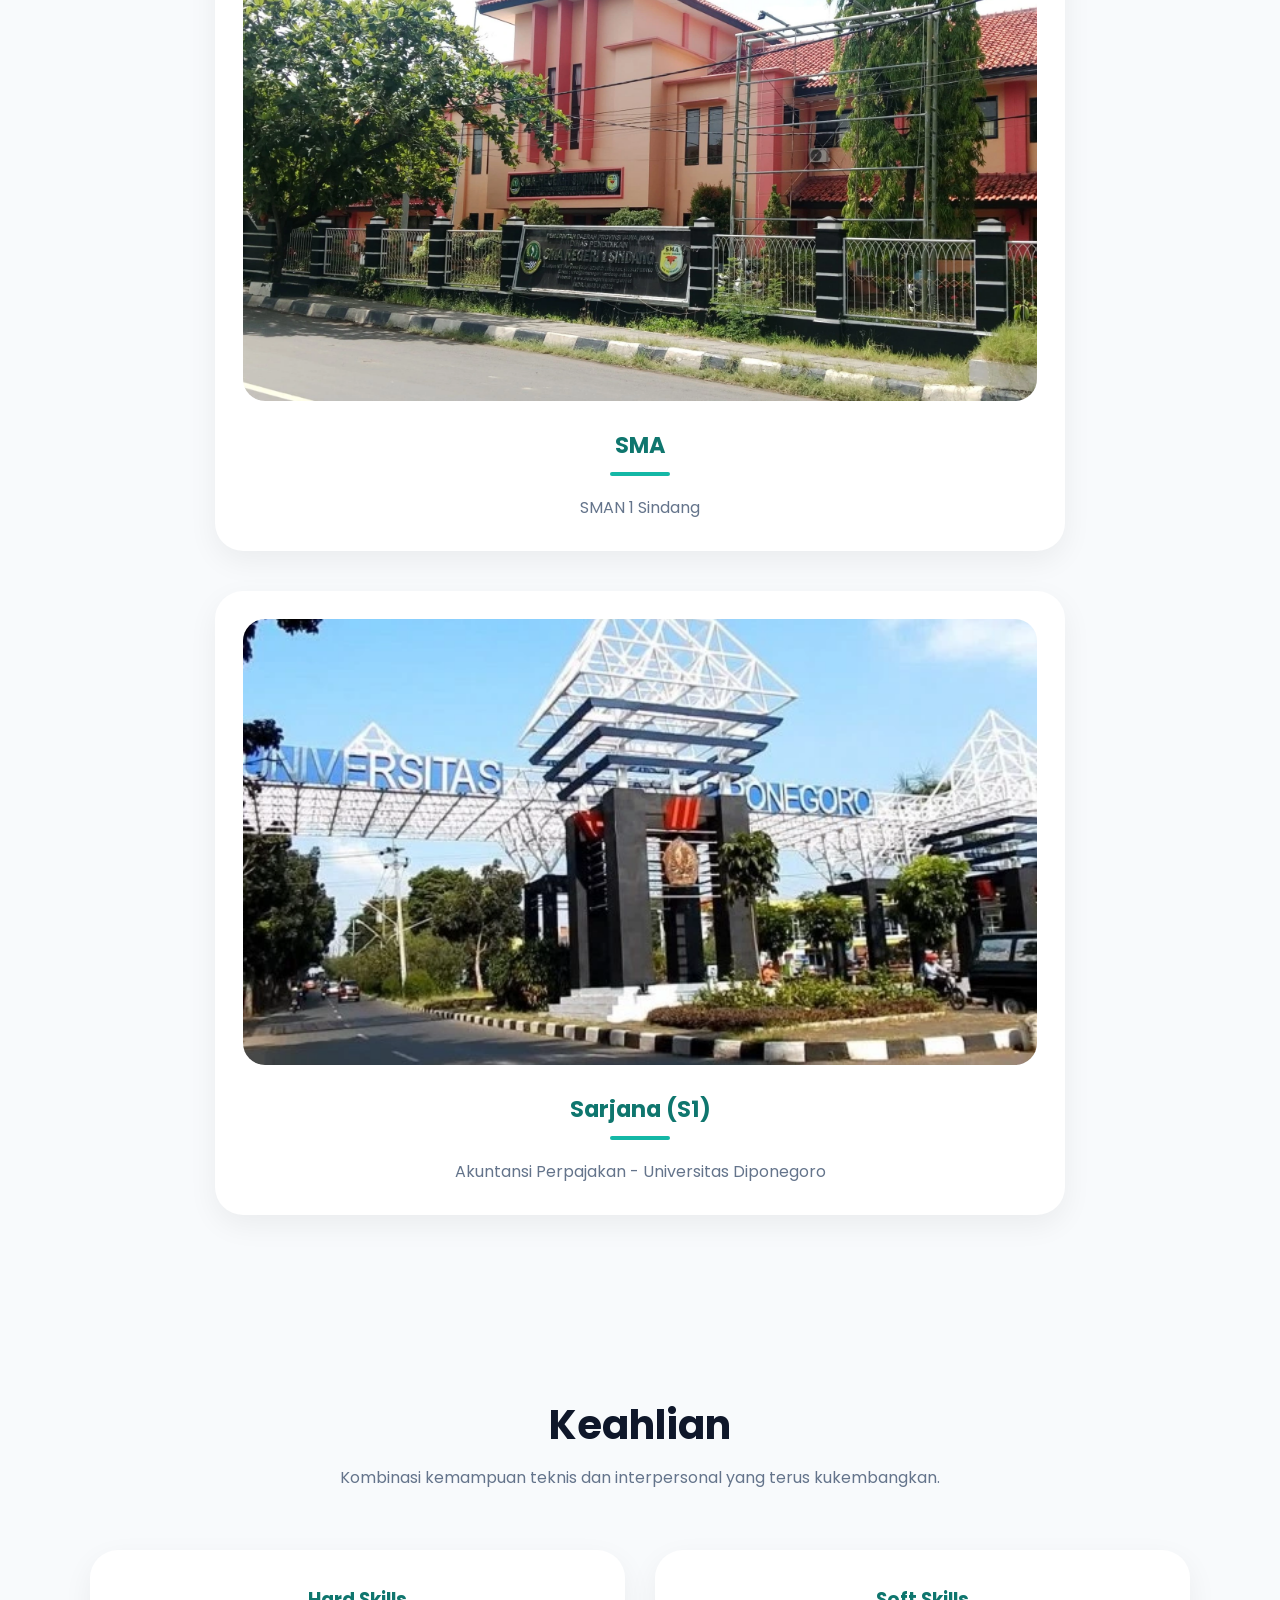
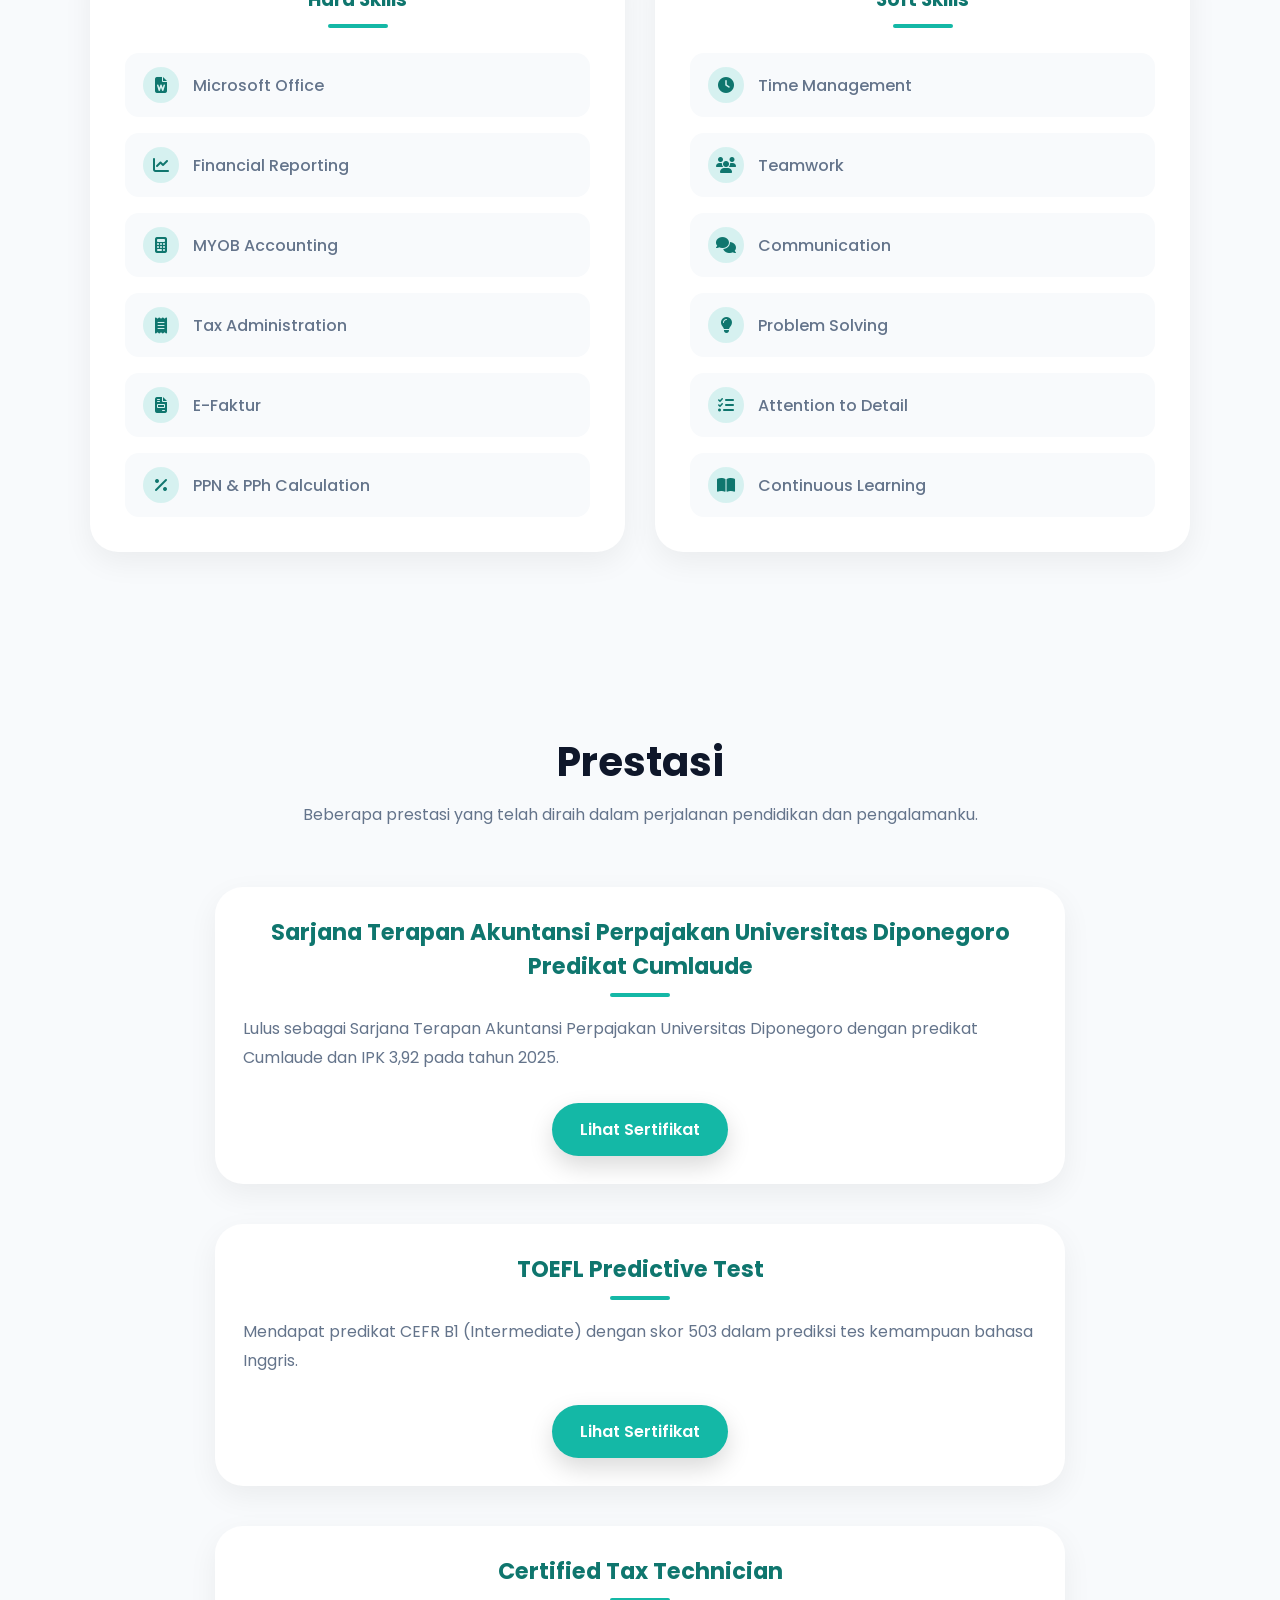
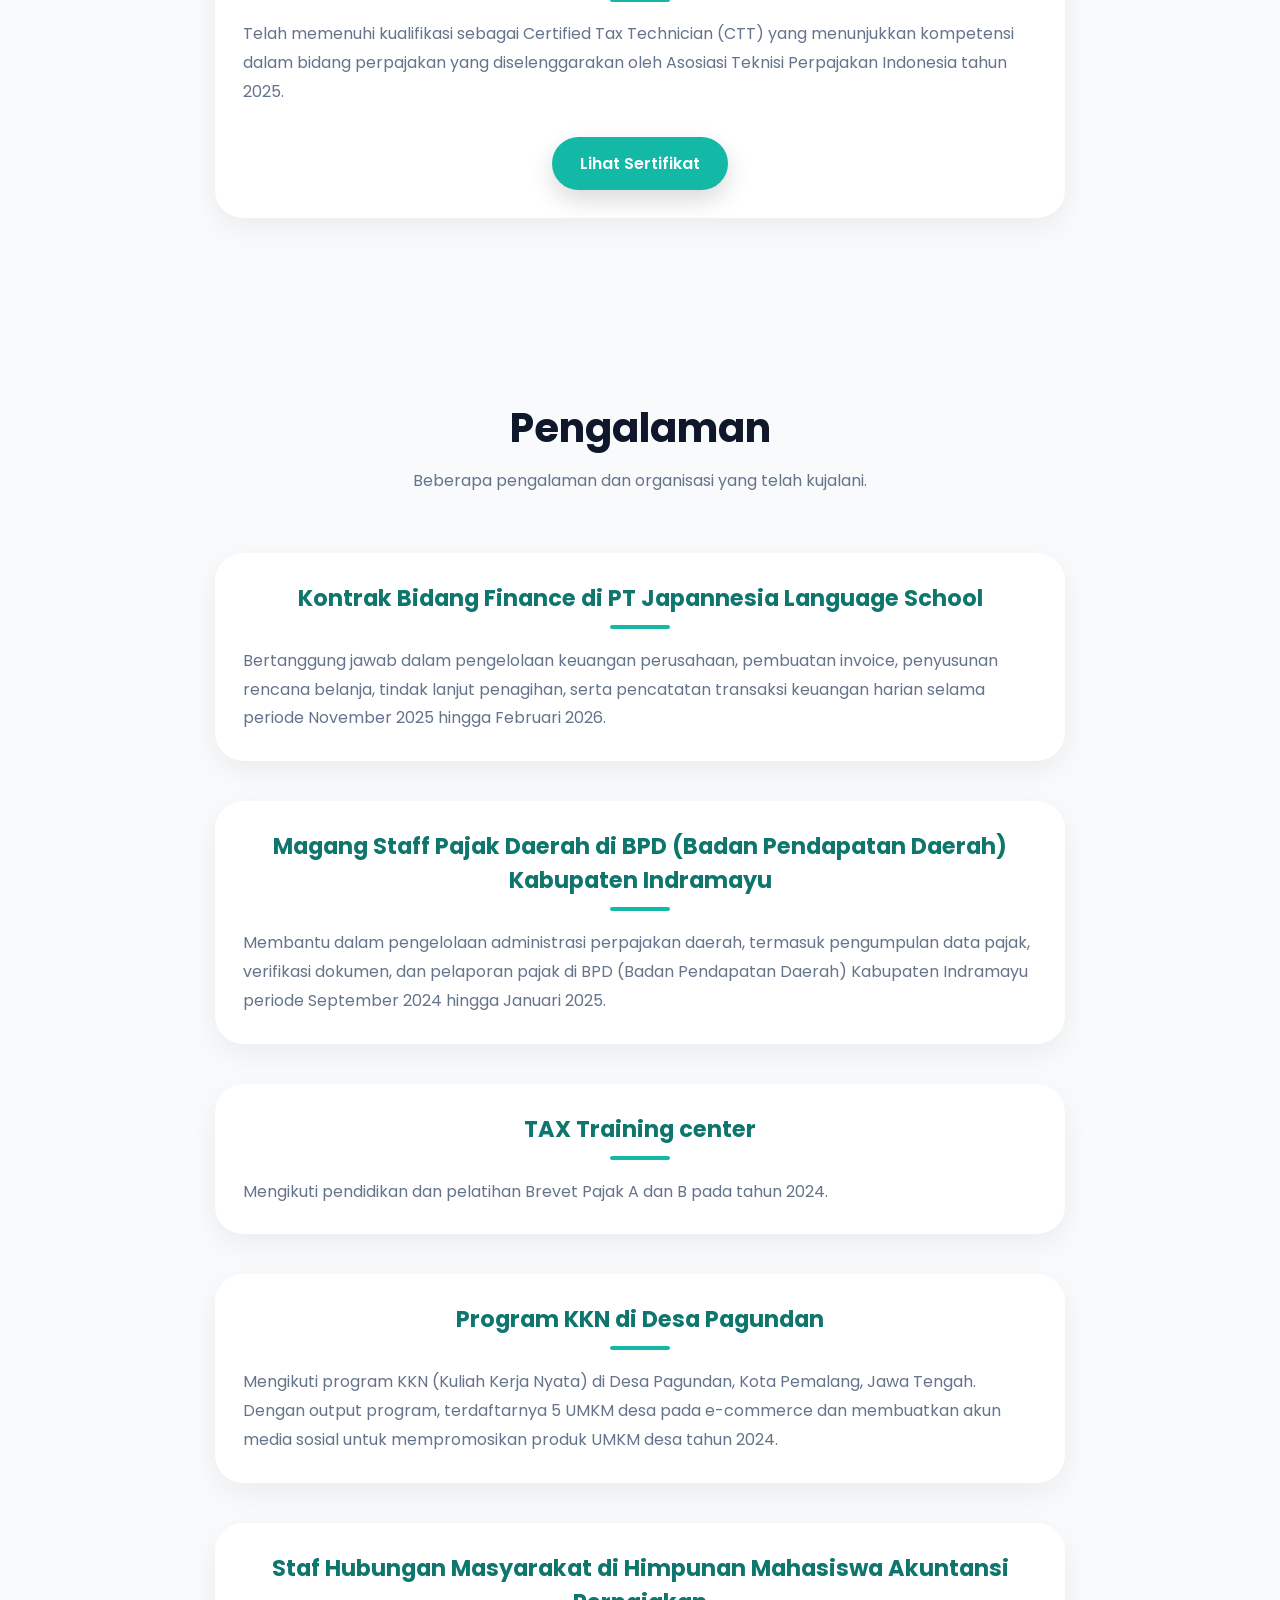
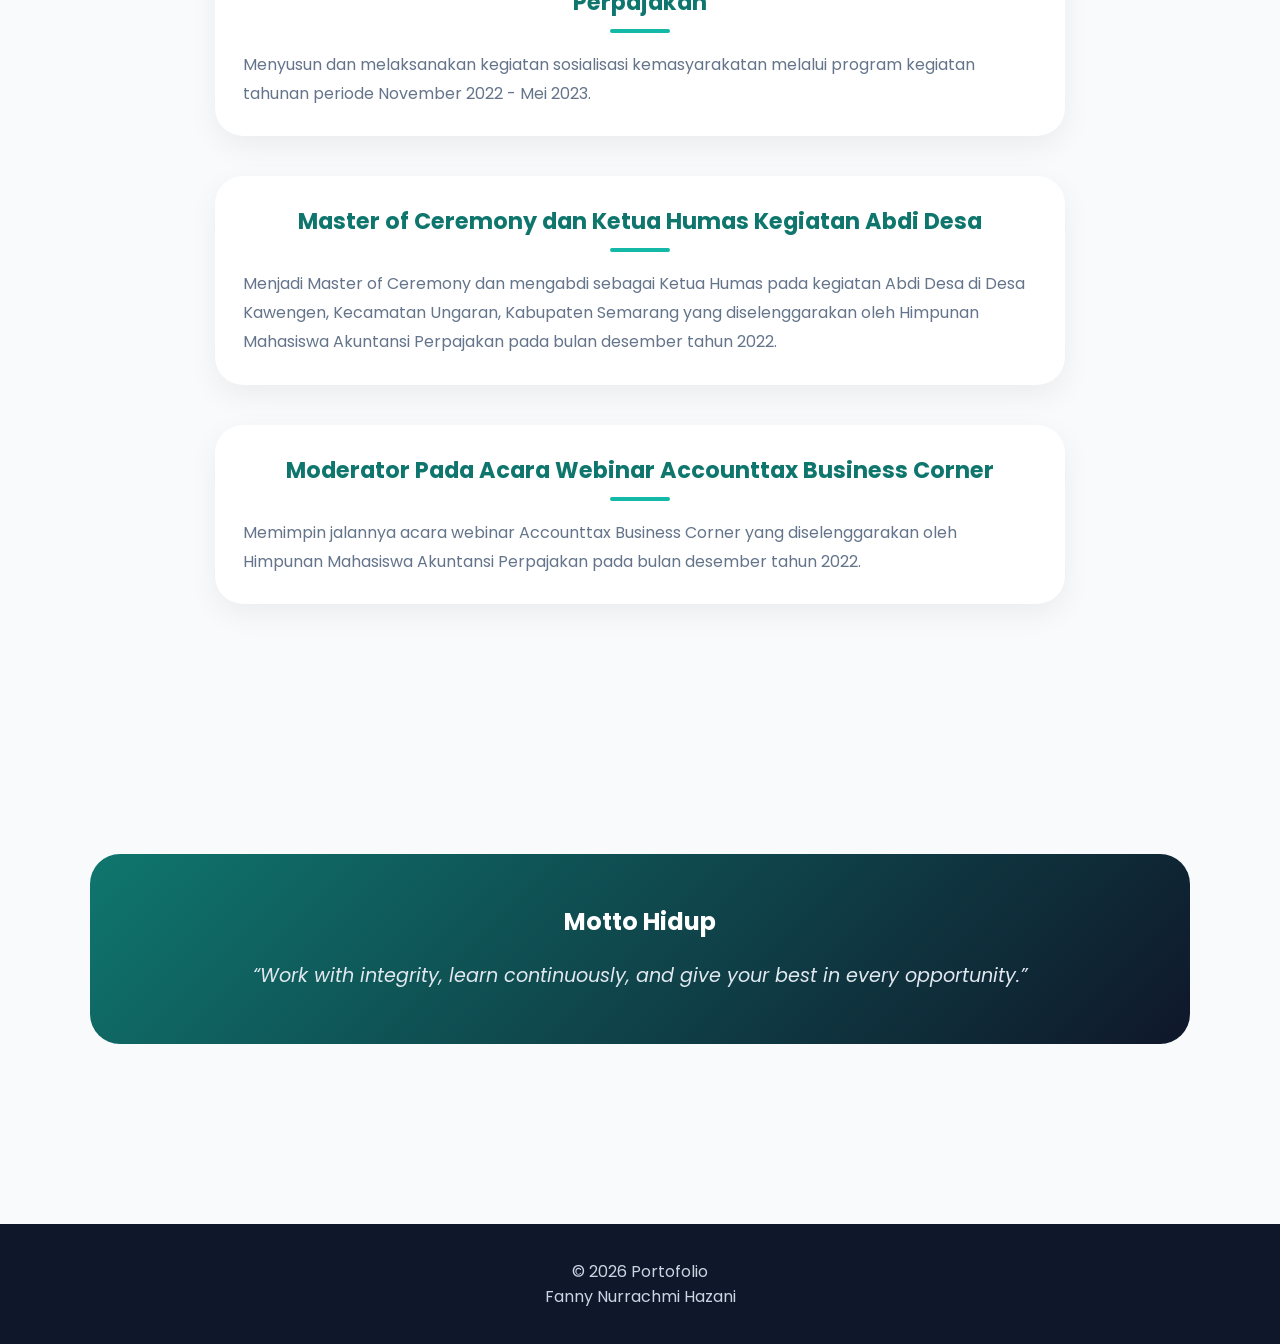
<file: members/fanny.html>
<!DOCTYPE html>
<html lang="id">


<head>
  <!-- ================= BASIC ================= -->
  <meta 
    charset="UTF-8">
  <meta 
    name="viewport" 
    content="width=device-width, initial-scale=1.0">

  <!-- ================= SEO ================= -->
  <title>
    Fanny Nurrachmi Hazani | Portofolio
  </title>

  <link
    rel="canonical"
    href="https://harinesia.com/members/fanny.html">

  <meta
    name="description"
    content="Portofolio Fanny Nurrachmi Hazani, lulusan Sarjana Terapan Akuntansi Perpajakan Universitas Diponegoro dengan pengalaman di bidang keuangan, perpajakan, administrasi bisnis, dan sertifikasi Certified Tax Technician.">
  <meta
    name="keywords"
    content="Fanny Nurrachmi Hazani, Portofolio Fanny, Akuntansi Perpajakan, Finance, Tax, Universitas Diponegoro, Accounting, Tax Technician, Microsoft Office">
  <meta 
    name="author" 
    content="Fanny Nurrachmi Hazani">

  <!-- ================= THEME ================= -->
  <meta 
    name="theme-color" 
    content="#0f172a">

  <!-- ================= GOOGLE INDEX ================= -->
  <meta 
    name="robots" 
    content="index, follow">

  <!-- ================= OPEN GRAPH ================= -->
  <meta 
    property="og:title" 
    content="Fanny Nurrachmi Hazani | Portofolio">
  <meta 
    property="og:description"
    content="Jelajahi perjalanan pendidikan, pengalaman kerja, prestasi, dan kemampuan Fanny Nurrachmi Hazani di bidang akuntansi, perpajakan, dan keuangan.">
  <meta 
    property="og:type" 
    content="website">
  <meta 
    property="og:image" 
    content="https://harinesia.com/members/assets/profilefannywebp.webp">
  <meta
    property="og:url"
    content="https://harinesia.com/members/fanny.html">
  <meta
    property="og:site_name"
    content="Harinesia">
  <meta
    property="og:locale"
    content="id_ID">

  <!-- ================= FAVICON ================= -->
  <link rel="icon" href="/favicon.ico" sizes="any">
  <link rel="icon"
        type="image/png"
        sizes="32x32"
        href="/assets/favicon-32x32.png">
  <link rel="icon"
        type="image/png"
        sizes="16x16"
        href="/assets/favicon-16x16.png">
  <link rel="apple-touch-icon"
        sizes="180x180"
        href="/assets/apple-touch-icon.png">
  <link rel="manifest"
        href="/site.webmanifest">
  <meta
    name="theme-color"
    content="#0f766e">

  <!-- ================= FONT ================= -->
  <link 
    rel="preconnect" 
    href="https://fonts.googleapis.com">
  <link 
    rel="preconnect"
    href="https://fonts.gstatic.com"
    crossorigin>
  <link
    href="https://fonts.googleapis.com/css2?family=Poppins:wght@300;400;500;600;700&display=swap"
    rel="stylesheet">

  <!-- ================= ICON ================= -->
  <link 
    rel="stylesheet"
    href="https://cdnjs.cloudflare.com/ajax/libs/font-awesome/6.5.1/css/all.min.css">

  <!-- ================= CSS ================= -->
  <link 
    rel="stylesheet" 
    href="memberstyle.css">

  <!-- ================= Efek AOS ================= -->
  <link 
    rel="stylesheet"
    href="https://unpkg.com/aos@2.3.1/dist/aos.css">

  <script type="application/ld+json">
  {
    "@context":"https://schema.org",
    "@type":"Person",
    "@id":"https://harinesia.com/members/fanny.html#person",
    "name":"Fanny Nurrachmi Hazani",
    "url":"https://harinesia.com/members/fanny.html",
    "mainEntityOfPage":"https://harinesia.com/members/fanny.html",
    "image":"https://harinesia.com/members/assets/profilefannywebp.webp",
    "jobTitle":"Accounting and Tax Professional",
    "description":"Lulusan Akuntansi Perpajakan Universitas Diponegoro yang memiliki minat pada bidang perpajakan, akuntansi, keuangan, dan administrasi bisnis.",
    "email":"mailto:fannyhazani4@gmail.com",
    "sameAs":[
      "https://www.instagram.com/fannyhazani/",
      "https://www.facebook.com/fanny.hazani"
    ]
  }
  </script>
</head>


<body>
  <header>
    <!-- HERO -->
    <section class="profile-hero">
      <div class="container">
        <figure class="profile-wrapper">
          <img
            class="profile-photo"
            src="assets/profilefannywebp.webp"
            alt="Foto Profil Fanny"
            decoding="async">
        </figure>

        <div class="hero-content" data-aos="fade-up">
          <h1>
            Fanny Nurrachmi Hazani
          </h1>
          <p>
            Finance Enthusiast • Accounting Graduate • Tax Technician
          </p>
        </div>


        <!-- PROFILE INFO -->
        <div class="profile-info" data-aos="fade-up">
          <article class="info-box">
            🎂 Lahir di Indramayu pada bulan Februari 2003
          </article>

          <article class="info-box">
            📍 Berasal dari Indramayu, Jawa Barat
          </article>

          <article class="info-box">
            🎮 Hobi: Membaca dan mendengarkan musik
          </article>
        </div>


        <!-- SOCIAL MEDIA -->
        <nav class="social-section">
          <div class="social-icons" data-aos="zoom-in">
            <a href="mailto:fannyhazani4@gmail.com?subject=Halo%20Fanny"
              target="_blank"
              rel="noopener noreferrer"
              aria-label="Email"
              title="Kirim Email">
              <i class="fas fa-envelope"></i>
            </a>

            <a href="https://www.instagram.com/fannyhazani/"
              target="_blank"
              rel="noopener noreferrer"
              aria-label="Instagram"
              title="Instagram">
              <i class="fab fa-instagram"></i>
            </a>

            <a href="https://www.facebook.com/fanny.hazani"
              target="_blank"
              rel="noopener noreferrer"
              aria-label="Facebook"
              title="Facebook">
              <i class="fab fa-facebook"></i>
            </a>
          </div>
        </nav>

        <!-- BUTTON -->
        <div class="hero-buttons" data-aos="fade-up">
          <a href="../index.html#family"
          class="family-btn">
          Lihat Keluarga
          </a>
        </div>
      </div>
    </section>
  </header>


  <main>
    <!-- ABOUT -->
    <section class="section" id="about">
      <div class="container">
        <div class="section-title">
          <h2>Tentang Diriku</h2>
          <p>
            Perkenalan singkat tentang diriku.
          </p>
        </div>

        <article class="about-box" data-aos="fade-up">
          <p>
            Saya <strong>Fanny Nurrachmi Hazani</strong>, lulusan Sarjana Terapan Akuntansi Perpajakan Universitas Diponegoro yang memiliki 
            minat dalam bidang akuntansi, perpajakan, keuangan, dan administrasi bisnis. Saya menguasai berbagai kompetensi seperti Microsoft Office, 
            E-Faktur, MYOB Accounting, penyusunan laporan keuangan, pencatatan transaksi, serta perhitungan PPN dan PPh. 
          </p><p>
            Selama menempuh pendidikan, saya berhasil meraih IPK 3,92 serta memperoleh pengalaman profesional sebagai Staf Pajak Daerah di Badan Pendapatan Daerah Kabupaten Indramayu 
            dan Finance Staff di PT Japannesia Language School. Saya juga telah memperoleh sertifikasi Certified Tax Technician (CTT) sebagai bentuk kompetensi di bidang perpajakan 
            dan siap memberikan kontribusi secara profesional di dunia kerja.
          </p>
        </article>
      </div>
    </section>


    <!-- EDUCATION -->
    <section class="section" id="education">
      <div class="container">
        <div class="section-title" data-aos="fade-up">
          <h2>Timeline Pendidikan</h2>
          <p>
            Perjalanan pendidikanku.
          </p>
        </div>

        <ul class="timeline">
          <li class="timeline-item">
            <article class="timeline-content">
              <a href="https://referensi.data.kemendikdasmen.go.id/pendidikan/npsn/20215930"
              target="_blank"
              rel="noopener noreferrer">
                <img
                  class="timeline-image"
                  src="assets/SDN3MargadadiIndramayu.webp"
                  alt="SDN 3 Margadadi Indramayu"
                  decoding="async"
                  loading="lazy"> 
              </a>
              <h3>SD</h3>
              <p>
                SDN 3 Margadadi Indramayu
              </p>
            </article>
          </li>

          <li class="timeline-item">
            <article class="timeline-content">
              <a href="https://referensi.data.kemendikdasmen.go.id/pendidikan/npsn/20216029"
              target="_blank"
              rel="noopener noreferrer">
                <img
                  class="timeline-image"
                  src="assets/SMPN1Sindang.webp"
                  alt="SMPN 1 Sindang"
                  decoding="async"
                  loading="lazy">
              </a>
              <h3>SMP</h3>
              <p>
                SMPN 1 Sindang
              </p>
            </article>
          </li>

          <li class="timeline-item">
            <article class="timeline-content">
              <a href="https://referensi.data.kemendikdasmen.go.id/pendidikan/npsn/20215991"
              target="_blank"
              rel="noopener noreferrer">
                <img
                  class="timeline-image"
                  src="assets/SMAN1Sindang.webp"
                  alt="SMAN 1 Sindang"
                  decoding="async"
                  loading="lazy">
              </a>
              <h3>SMA</h3>
              <p>
                SMAN 1 Sindang
              </p>
            </article>
          </li>

          <li class="timeline-item">
            <article class="timeline-content">
              <a href="https://referensi.data.kemendikdasmen.go.id/pendidikan/npsn/001008"
              target="_blank"
              rel="noopener noreferrer">
                <img
                  class="timeline-image"
                  src="assets/UNDIP.webp"
                  alt="Universitas Diponegoro"
                  decoding="async"
                  loading="lazy">
              </a>
              <h3>Sarjana (S1)</h3>
              <p>
                Akuntansi Perpajakan - Universitas Diponegoro
              </p>
            </article>
          </li>
        </ul>
      </div>
    </section>


    <!-- SKILLS -->
    <section class="section" id="skills">
      <div class="container">
        <div class="section-title" data-aos="fade-up">
          <h2>Keahlian</h2>
          <p>
            Kombinasi kemampuan teknis dan interpersonal yang terus kukembangkan.
          </p>
        </div>
      <div class="skills-grid">
          <article class="skill-card">
          <h3>Hard Skills</h3>
            <ul class="skill-list">
              <li><i class="fas fa-file-word"></i> Microsoft Office</li>
              <li><i class="fas fa-chart-line"></i> Financial Reporting</li>
              <li><i class="fas fa-calculator"></i> MYOB Accounting</li>
              <li><i class="fas fa-receipt"></i> Tax Administration</li>
              <li><i class="fas fa-file-invoice"></i> E-Faktur</li>
              <li><i class="fas fa-percent"></i> PPN & PPh Calculation</li>
            </ul>
          </article>

          <article class="skill-card">
          <h3>Soft Skills</h3>
            <ul class="skill-list">
              <li><i class="fas fa-clock"></i> Time Management</li>
              <li><i class="fas fa-users"></i> Teamwork</li>
              <li><i class="fas fa-comments"></i> Communication</li>
              <li><i class="fas fa-lightbulb"></i> Problem Solving</li>
              <li><i class="fas fa-list-check"></i> Attention to Detail</li>
              <li><i class="fas fa-book-open"></i> Continuous Learning</li>
            </ul>
          </article>
        </div>
      </div>
    </section>


    <!-- ACHIEVEMENTS -->
    <section class="section" id="achievements">
      <div class="container">
        <div class="section-title" data-aos="fade-up">
          <h2>Prestasi</h2>
          <p>
            Beberapa prestasi yang telah diraih dalam perjalanan pendidikan dan pengalamanku.
          </p>
        </div>

        <ul class="timeline">
          <li class="timeline-item">
            <article class="timeline-content timeline-description">
              <h3>Sarjana Terapan Akuntansi Perpajakan Universitas Diponegoro Predikat Cumlaude</h3>
              <p>
                Lulus sebagai Sarjana Terapan Akuntansi Perpajakan Universitas Diponegoro dengan predikat Cumlaude dan IPK 3,92 pada tahun 2025.
              </p>
              <a href="assets/IjazahS1_Fanny.webp"
                target="_blank"
                class="prestasi-btn"
                rel="noopener noreferrer"
                aria-label="Lihat ijazah">
                Lihat Sertifikat
              </a>
            </article>
          </li>

          <li class="timeline-item">
            <article class="timeline-content timeline-description">
              <h3>TOEFL Predictive Test</h3>
              <p>
                Mendapat predikat CEFR B1 (Intermediate) dengan skor 503 dalam prediksi tes kemampuan bahasa Inggris.
              </p>
              <a href="assets/SertifikatPredictiveEnglish_Fanny.webp"
                target="_blank"
                class="prestasi-btn"
                rel="noopener noreferrer"
                aria-label="Sertifikat prediksi TOEFL">
                Lihat Sertifikat
              </a>
            </article>
          </li>

          <li class="timeline-item">
            <article class="timeline-content timeline-description">
              <h3>Certified Tax Technician</h3>
              <p>
                Telah memenuhi kualifikasi sebagai Certified Tax Technician (CTT) yang menunjukkan kompetensi dalam bidang perpajakan yang diselenggarakan oleh Asosiasi Teknisi Perpajakan Indonesia tahun 2025.
              </p>
              <a href="assets/SertifikatTAXTechnician_Fanny.webp"
                target="_blank"
                class="prestasi-btn"
                rel="noopener noreferrer"
                aria-label="Sertifikat CTT">
                Lihat Sertifikat
              </a>
            </article>
          </li>
        </ul>
      </div>
    </section>


    <!-- EXPERIENCES -->
    <section class="section" id="experiences">
      <div class="container">
        <div class="section-title" data-aos="fade-up">
          <h2>Pengalaman</h2>
          <p>
            Beberapa pengalaman dan organisasi yang telah kujalani.
          </p>
        </div>

        <ul class="timeline">
          <li class="timeline-item">
            <article class="timeline-content timeline-description">
              <h3>Kontrak Bidang Finance di PT Japannesia Language School</h3>
              <p>
                Bertanggung jawab dalam pengelolaan keuangan perusahaan, pembuatan invoice, penyusunan rencana belanja, tindak lanjut penagihan, serta pencatatan transaksi keuangan harian selama periode November 2025 hingga Februari 2026.
              </p>
            </article>
          </li>  

          <li class="timeline-item">
            <article class="timeline-content timeline-description">
              <h3>Magang Staff Pajak Daerah di BPD (Badan Pendapatan Daerah) Kabupaten Indramayu</h3>
              <p>
                Membantu dalam pengelolaan administrasi perpajakan daerah, termasuk pengumpulan data pajak, verifikasi dokumen, dan pelaporan pajak di BPD (Badan Pendapatan Daerah) Kabupaten Indramayu periode September 2024 hingga Januari 2025.
              </p>
            </article>
          </li>

          <li class="timeline-item">
            <article class="timeline-content timeline-description">
              <h3>TAX Training center</h3>
              <p>
                Mengikuti pendidikan dan pelatihan Brevet Pajak A dan B pada tahun 2024.
              </p>
            </article>
          </li>

          <li class="timeline-item">
            <article class="timeline-content timeline-description">
              <h3>Program KKN di Desa Pagundan</h3>
              <p>
                Mengikuti program KKN (Kuliah Kerja Nyata) di Desa Pagundan, Kota Pemalang, Jawa Tengah. Dengan output program, terdaftarnya 5 UMKM desa pada e-commerce dan membuatkan akun media sosial untuk mempromosikan produk UMKM desa tahun 2024.
              </p>
            </article>
          </li>

          <li class="timeline-item">
            <article class="timeline-content timeline-description">
              <h3>Staf Hubungan Masyarakat di Himpunan Mahasiswa Akuntansi Perpajakan</h3>
              <p>
                Menyusun dan melaksanakan kegiatan sosialisasi kemasyarakatan melalui program kegiatan tahunan periode November 2022 - Mei 2023.
              </p>
            </article>
          </li>  

          <li class="timeline-item">
            <article class="timeline-content timeline-description">
              <h3>Master of Ceremony dan Ketua Humas Kegiatan Abdi Desa</h3>
              <p>
                Menjadi Master of Ceremony dan mengabdi sebagai Ketua Humas pada kegiatan Abdi Desa di Desa Kawengen, Kecamatan Ungaran, Kabupaten Semarang yang diselenggarakan oleh Himpunan Mahasiswa Akuntansi Perpajakan pada bulan desember tahun 2022.
              </p>
            </article>
          </li>

          <li class="timeline-item">
            <article class="timeline-content timeline-description">
              <h3>Moderator Pada Acara Webinar Accounttax Business Corner</h3>
              <p>
                Memimpin jalannya acara webinar Accounttax Business Corner yang diselenggarakan oleh Himpunan Mahasiswa Akuntansi Perpajakan pada bulan desember tahun 2022.
              </p>
            </article>
          </li>  
        </ul>
      </div>
    </section>


        <!-- MOTTO -->
    <section class="section">
      <div class="container">
        <article class="motto-box">
          <h2>Motto Hidup</h2>
          <p>
            “Work with integrity, learn continuously, and give your best in every opportunity.”
          </p>
        </article>
      </div>
    </section>
  </main>


  <!-- ================= FOOTER ================= -->
  <footer>
    <p>
      © 2026 Portofolio <br>
      Fanny Nurrachmi Hazani
    </p>
  </footer>


  <!-- ================= SCRIPT AOS ================= -->
  <script src="https://unpkg.com/aos@2.3.1/dist/aos.js"></script>
  <script>
    AOS.init({
      duration:1000,
      once:true,
      disable: window.matchMedia('(prefers-reduced-motion: reduce)').matches
    });
  </script>


</body>
</html>
</file>
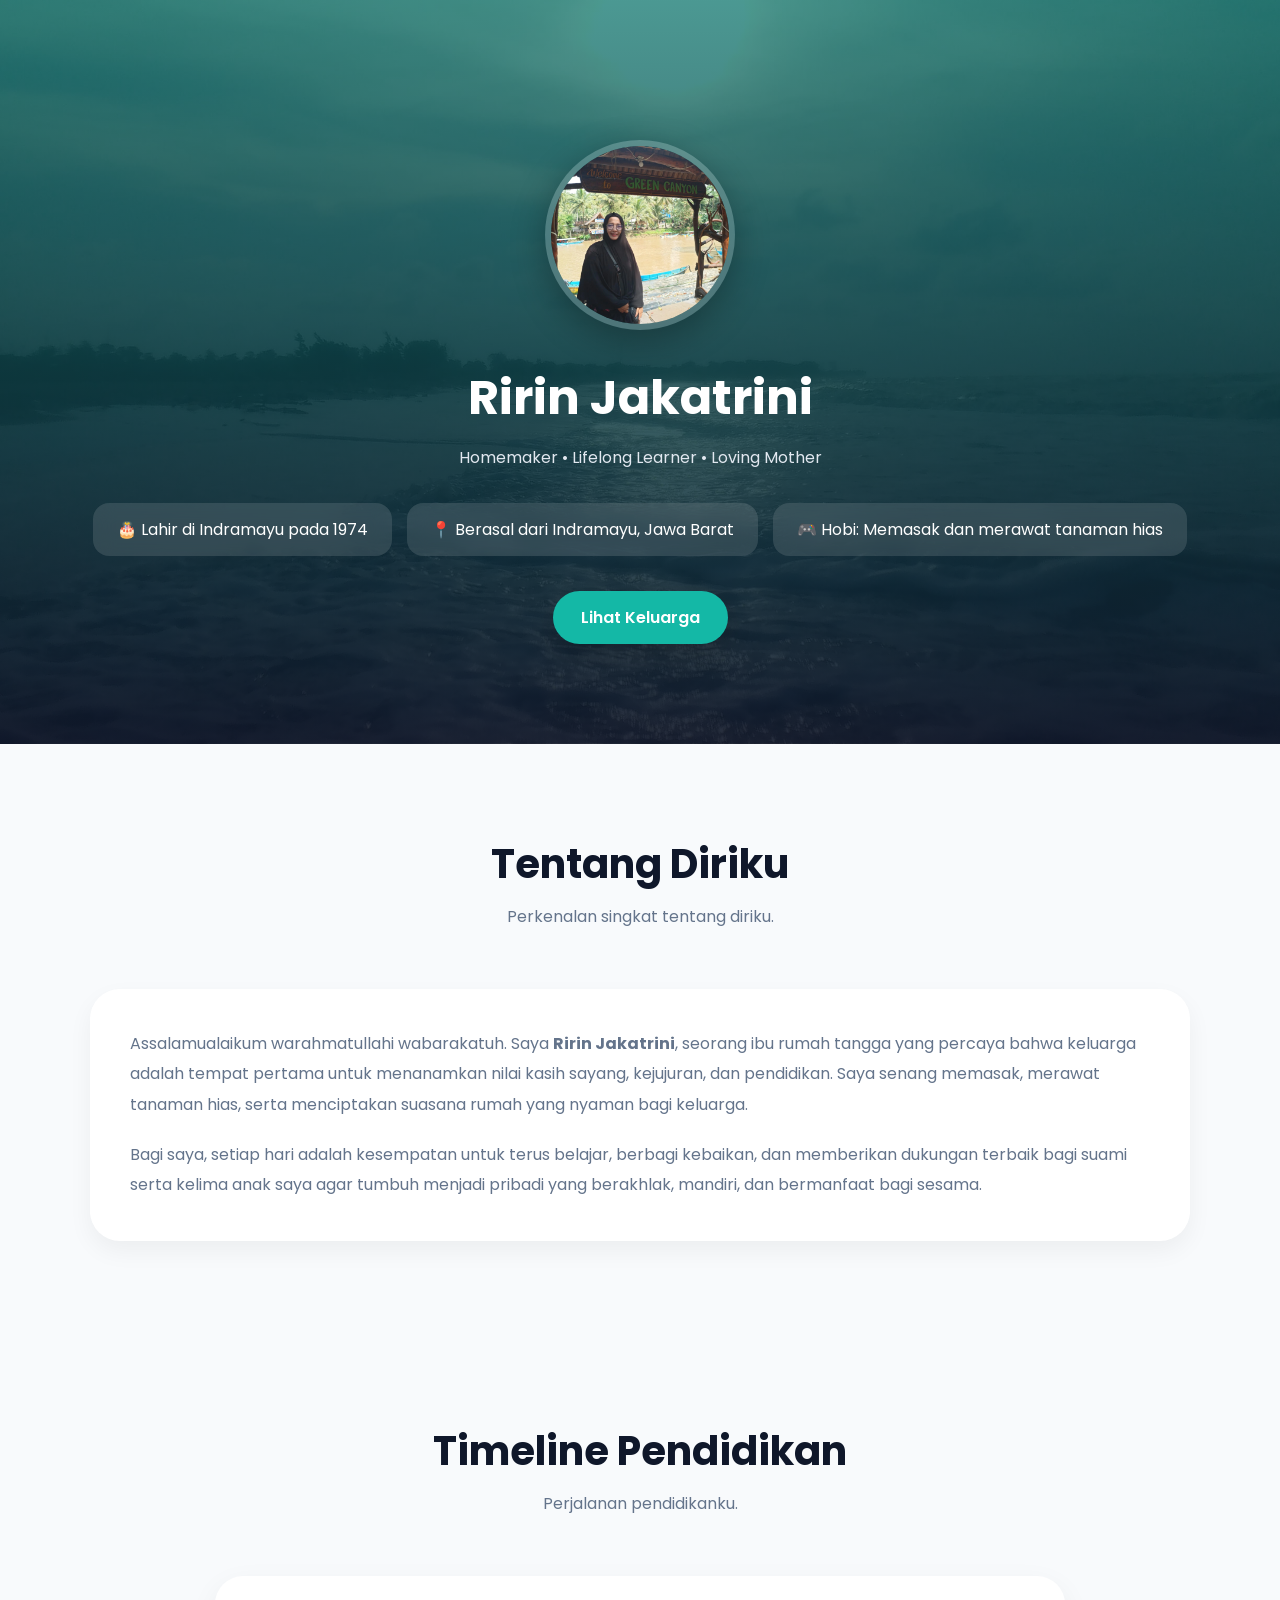
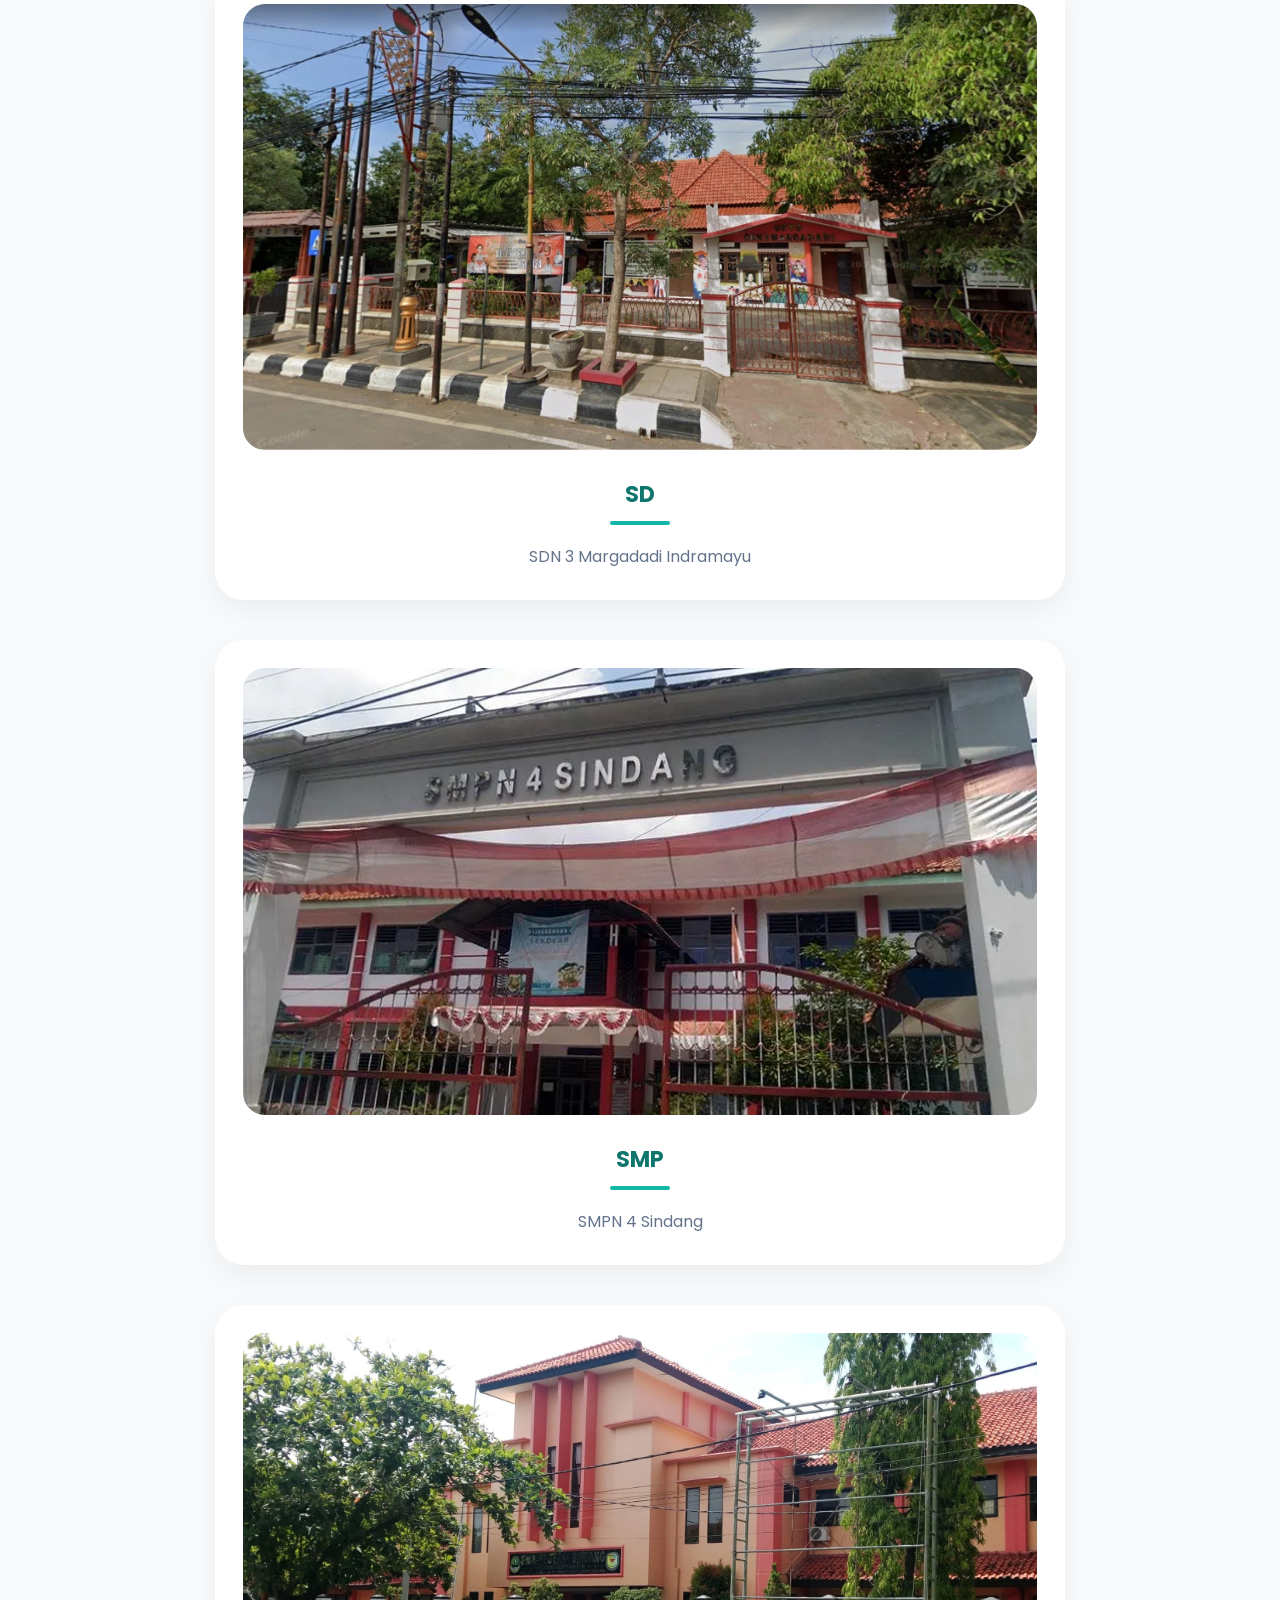
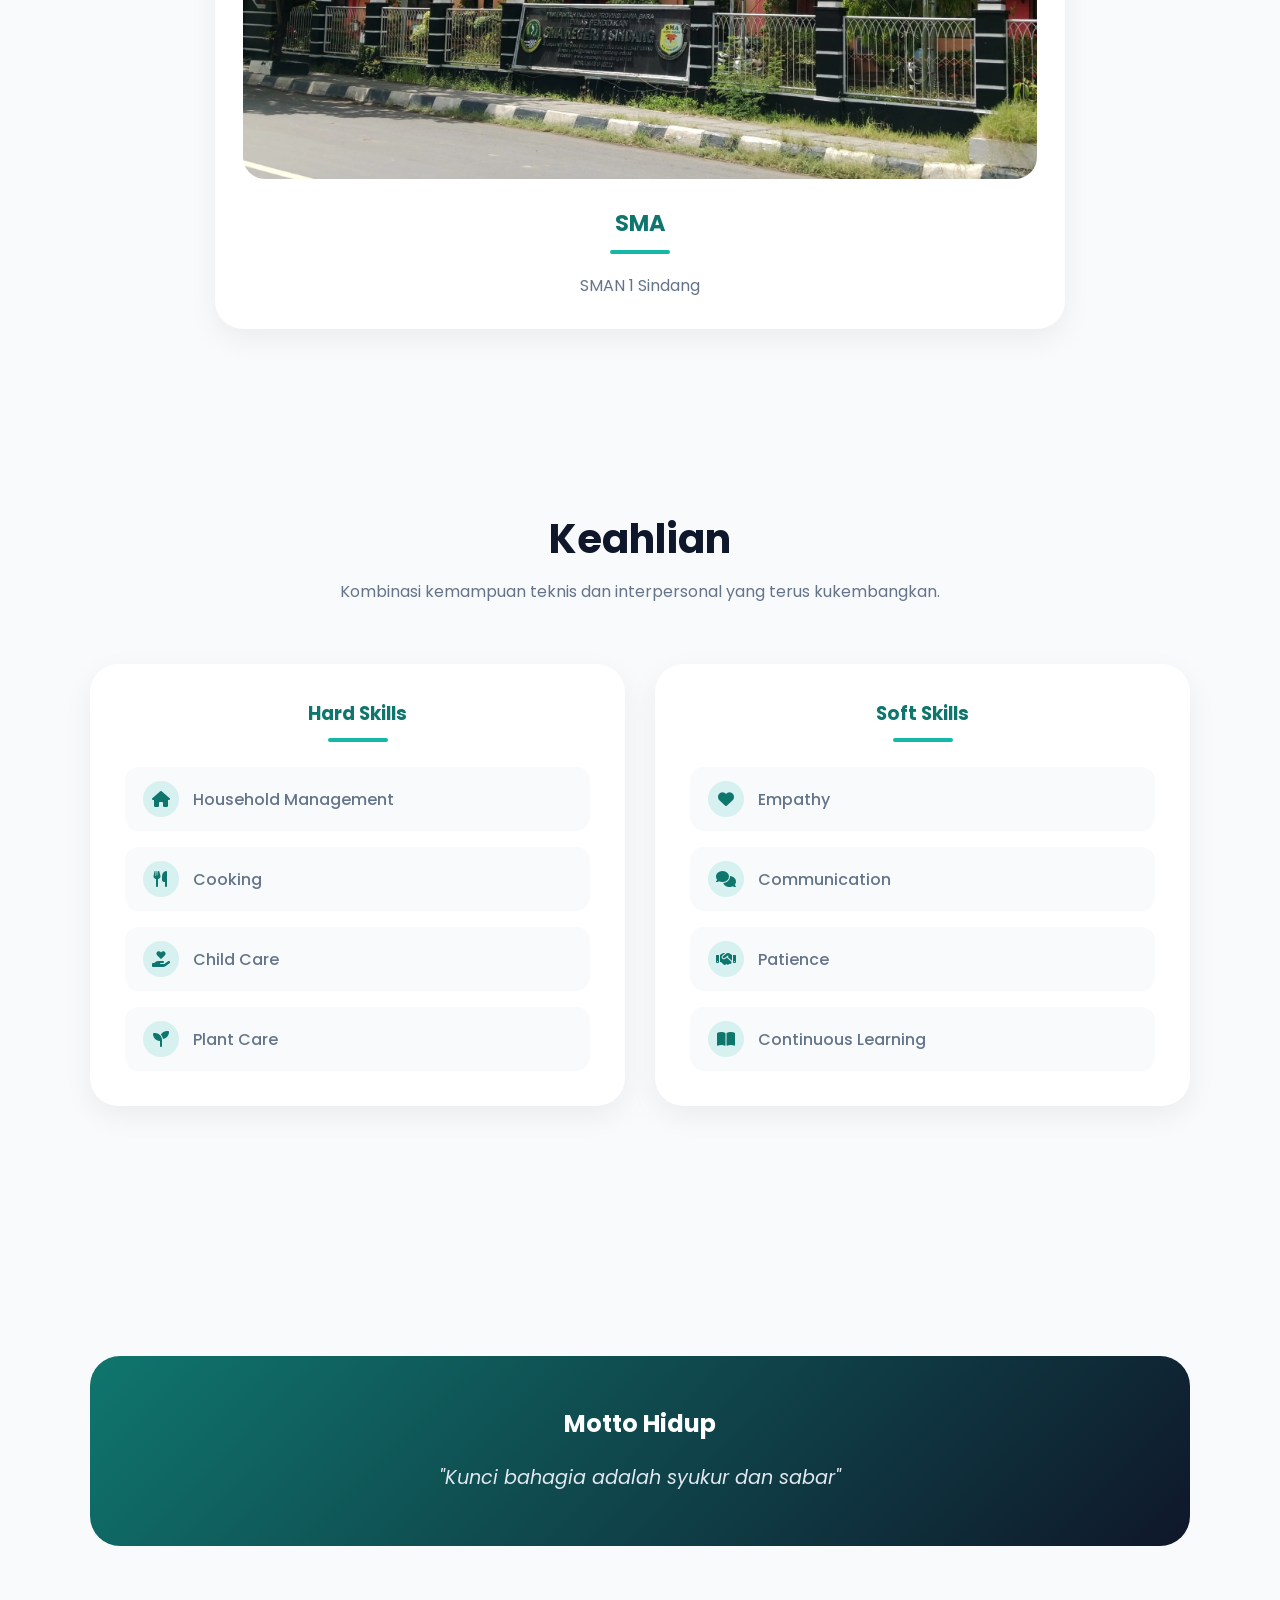
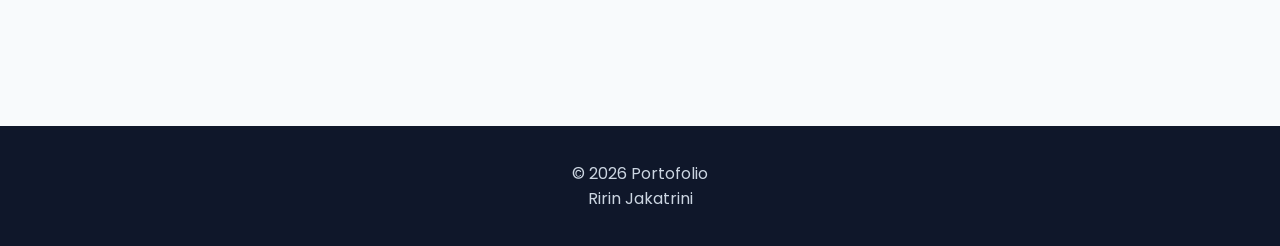
<file: members/iburirin.html>
<!DOCTYPE html>
<html lang="id">


<head>
  <!-- ================= BASIC ================= -->
  <meta 
    charset="UTF-8">
  <meta 
    name="viewport" 
    content="width=device-width, initial-scale=1.0">

  <!-- ================= SEO ================= -->
  <title>
    Ririn Jakatrini | Portofolio
  </title>

  <link
    rel="canonical"
    href="https://harinesia.com/members/iburirin.html">

  <meta
    name="description"
    content="Portofolio pribadi Ririn Jakatrini yang menampilkan perjalanan pendidikan, pengalaman hidup, nilai-nilai keluarga, serta dedikasi sebagai ibu rumah tangga dan orang tua.">
  <meta
    name="keywords"
    content="Ririn Jakatrini, Portofolio Ririn, Ibu Rumah Tangga, Parenting, Keluarga, Memasak, Tanaman Hias, Indramayu">
  <meta 
    name="author" 
    content="Ririn Jakatrini">

  <!-- ================= THEME ================= -->
  <meta 
    name="theme-color" 
    content="#0f172a">

  <!-- ================= GOOGLE INDEX ================= -->
  <meta 
    name="robots" 
    content="index, follow">

  <!-- ================= OPEN GRAPH ================= -->
  <meta 
    property="og:title" 
    content="Ririn Jakatrini | Portofolio">
  <meta 
    property="og:description"
    content="Jelajahi perjalanan hidup, pendidikan, serta dedikasi Ririn Jakatrini sebagai ibu rumah tangga dan sosok inspiratif dalam keluarga.">
  <meta 
    property="og:type" 
    content="website">
  <meta 
    property="og:image" 
    content="https://harinesia.com/members/assets/profileiburirinwebp.webp">
  <meta
    property="og:url"
    content="https://harinesia.com/members/iburirin.html">
  <meta
    property="og:site_name"
    content="Harinesia">
  <meta
    property="og:locale"
    content="id_ID">

  <!-- ================= FAVICON ================= -->
  <link rel="icon" href="/favicon.ico" sizes="any">
  <link rel="icon"
        type="image/png"
        sizes="32x32"
        href="/assets/favicon-32x32.png">
  <link rel="icon"
        type="image/png"
        sizes="16x16"
        href="/assets/favicon-16x16.png">
  <link rel="apple-touch-icon"
        sizes="180x180"
        href="/assets/apple-touch-icon.png">
  <link rel="manifest"
        href="/site.webmanifest">
  <meta
    name="theme-color"
    content="#0f766e">

  <!-- ================= FONT ================= -->
  <link 
    rel="preconnect" 
    href="https://fonts.googleapis.com">
  <link 
    rel="preconnect"
    href="https://fonts.gstatic.com"
    crossorigin>
  <link
    href="https://fonts.googleapis.com/css2?family=Poppins:wght@300;400;500;600;700&display=swap"
    rel="stylesheet">

  <!-- ================= ICON ================= -->
  <link 
    rel="stylesheet"
    href="https://cdnjs.cloudflare.com/ajax/libs/font-awesome/6.5.1/css/all.min.css">

  <!-- ================= CSS ================= -->
  <link 
    rel="stylesheet" 
    href="memberstyle.css">

  <!-- ================= Efek AOS ================= -->
  <link 
    rel="stylesheet"
    href="https://unpkg.com/aos@2.3.1/dist/aos.css">

  <script type="application/ld+json">
  {
    "@context":"https://schema.org",
    "@type":"Person",
    "@id":"https://harinesia.com/members/iburirin.html#person",
    "name":"Ririn Jakatrini",
    "url":"https://harinesia.com/members/iburirin.html",
    "mainEntityOfPage":"https://harinesia.com/members/iburirin.html",
    "image":"https://harinesia.com/members/assets/profileiburirinwebp.webp",
    "jobTitle":"Homemaker",
    "description":"Ibu rumah tangga yang berdedikasi, menyukai memasak dan berkebun, serta percaya bahwa keluarga merupakan fondasi utama dalam membangun masa depan."
  }
  </script>
</head>


<body>
  <header>
    <!-- HERO -->
    <section class="profile-hero">
      <div class="container">
        <figure class="profile-wrapper">
          <img
            class="profile-photo"
            src="assets/profileiburirinwebp.webp"
            alt="Foto Profil Ririn"
            decoding="async">
        </figure>

        <div class="hero-content" data-aos="fade-up">
          <h1>
            Ririn Jakatrini
          </h1>
          <p>
            Homemaker • Lifelong Learner • Loving Mother
          </p>
        </div>


        <!-- PROFILE INFO -->
        <div class="profile-info" data-aos="fade-up">
          <article class="info-box">
            🎂 Lahir di Indramayu pada 1974
          </article>

          <article class="info-box">
            📍 Berasal dari Indramayu, Jawa Barat
          </article>

          <article class="info-box">
            🎮 Hobi: Memasak dan merawat tanaman hias
          </article>
        </div>


        <!-- BUTTON -->
        <div class="hero-buttons" data-aos="fade-up">
          <a href="../index.html#family"
          class="family-btn">
          Lihat Keluarga
          </a>
        </div>
      </div>
    </section>
  </header>


  <main>
    <!-- ABOUT -->
    <section class="section" id="about">
      <div class="container">
        <div class="section-title">
          <h2>Tentang Diriku</h2>
          <p>
            Perkenalan singkat tentang diriku.
          </p>
        </div>

        <article class="about-box" data-aos="fade-up">
          <p>
            Assalamualaikum warahmatullahi wabarakatuh. Saya <strong>Ririn Jakatrini</strong>, seorang ibu rumah tangga yang percaya 
            bahwa keluarga adalah tempat pertama untuk menanamkan nilai kasih sayang, kejujuran, dan pendidikan. Saya senang memasak, 
            merawat tanaman hias, serta menciptakan suasana rumah yang nyaman bagi keluarga. 
          </p><p>
            Bagi saya, setiap hari adalah kesempatan 
            untuk terus belajar, berbagi kebaikan, dan memberikan dukungan terbaik bagi suami serta kelima anak saya agar tumbuh 
            menjadi pribadi yang berakhlak, mandiri, dan bermanfaat bagi sesama.
          </p>
        </article>
      </div>
    </section>


    <!-- EDUCATION -->
    <section class="section" id="education">
      <div class="container">
        <div class="section-title" data-aos="fade-up">
          <h2>Timeline Pendidikan</h2>
          <p>
            Perjalanan pendidikanku.
          </p>
        </div>

        <ul class="timeline">
          <li class="timeline-item">
            <article class="timeline-content">
              <a href="https://referensi.data.kemendikdasmen.go.id/pendidikan/npsn/20215930"
              target="_blank"
              rel="noopener noreferrer">
                <img
                  class="timeline-image"
                  src="assets/SDN3MargadadiIndramayu.webp"
                  alt="SDN 3 Margadadi Indramayu"
                  decoding="async"
                  loading="lazy"> 
              </a>
              <h3>SD</h3>
              <p>
                SDN 3 Margadadi Indramayu
              </p>
            </article>
          </li>

          <li class="timeline-item">
            <article class="timeline-content">
              <a href="https://referensi.data.kemendikdasmen.go.id/pendidikan/npsn/20216038"
              target="_blank"
              rel="noopener noreferrer">
                <img
                  class="timeline-image"
                  src="assets/SMPN4Sindang.webp"
                  alt="SMPN 4 Sindang"
                  decoding="async"
                  loading="lazy">
              </a>
              <h3>SMP</h3>
              <p>
                SMPN 4 Sindang
              </p>
            </article>
          </li>

          <li class="timeline-item">
            <article class="timeline-content">
              <a href="https://referensi.data.kemendikdasmen.go.id/pendidikan/npsn/20215991"
              target="_blank"
              rel="noopener noreferrer">
                <img
                  class="timeline-image"
                  src="assets/SMAN1Sindang.webp"
                  alt="SMAN 1 Sindang"
                  decoding="async"
                  loading="lazy">
              </a>
              <h3>SMA</h3>
              <p>
                SMAN 1 Sindang
              </p>
            </article>
          </li>
        </ul>
      </div>
    </section>


    <!-- SKILLS -->
    <section class="section" id="skills">
      <div class="container">
        <div class="section-title" data-aos="fade-up">
          <h2>Keahlian</h2>
          <p>
            Kombinasi kemampuan teknis dan interpersonal yang terus kukembangkan.
          </p>
        </div>
      <div class="skills-grid">
          <article class="skill-card">
          <h3>Hard Skills</h3>
            <ul class="skill-list">
              <li><i class="fas fa-house"></i> Household Management</li>
              <li><i class="fas fa-utensils"></i> Cooking</li>
              <li><i class="fas fa-hand-holding-heart"></i> Child Care</li>
              <li><i class="fas fa-seedling"></i> Plant Care</li>
            </ul>
          </article>

          <article class="skill-card">
          <h3>Soft Skills</h3>
            <ul class="skill-list">
              <li><i class="fas fa-heart"></i> Empathy</li>
              <li><i class="fas fa-comments"></i> Communication</li>
              <li><i class="fas fa-handshake"></i> Patience</li>
              <li><i class="fas fa-book-open"></i> Continuous Learning</li>
            </ul>
          </article>
        </div>
      </div>
    </section>


    <!-- MOTTO -->
    <section class="section">
      <div class="container">
        <article class="motto-box">
          <h2>Motto Hidup</h2>
          <p>
            "Kunci bahagia adalah syukur dan sabar"
          </p>
        </article>
      </div>
    </section>
  </main>


  <!-- ================= FOOTER ================= -->
  <footer>
    <p>
      © 2026 Portofolio <br>
      Ririn Jakatrini
    </p>
  </footer>


  <!-- ================= SCRIPT AOS ================= -->
  <script src="https://unpkg.com/aos@2.3.1/dist/aos.js"></script>
  <script>
    AOS.init({
      duration:1000,
      once:true,
      disable: window.matchMedia('(prefers-reduced-motion: reduce)').matches
    });
  </script>


</body>
</html>
</file>
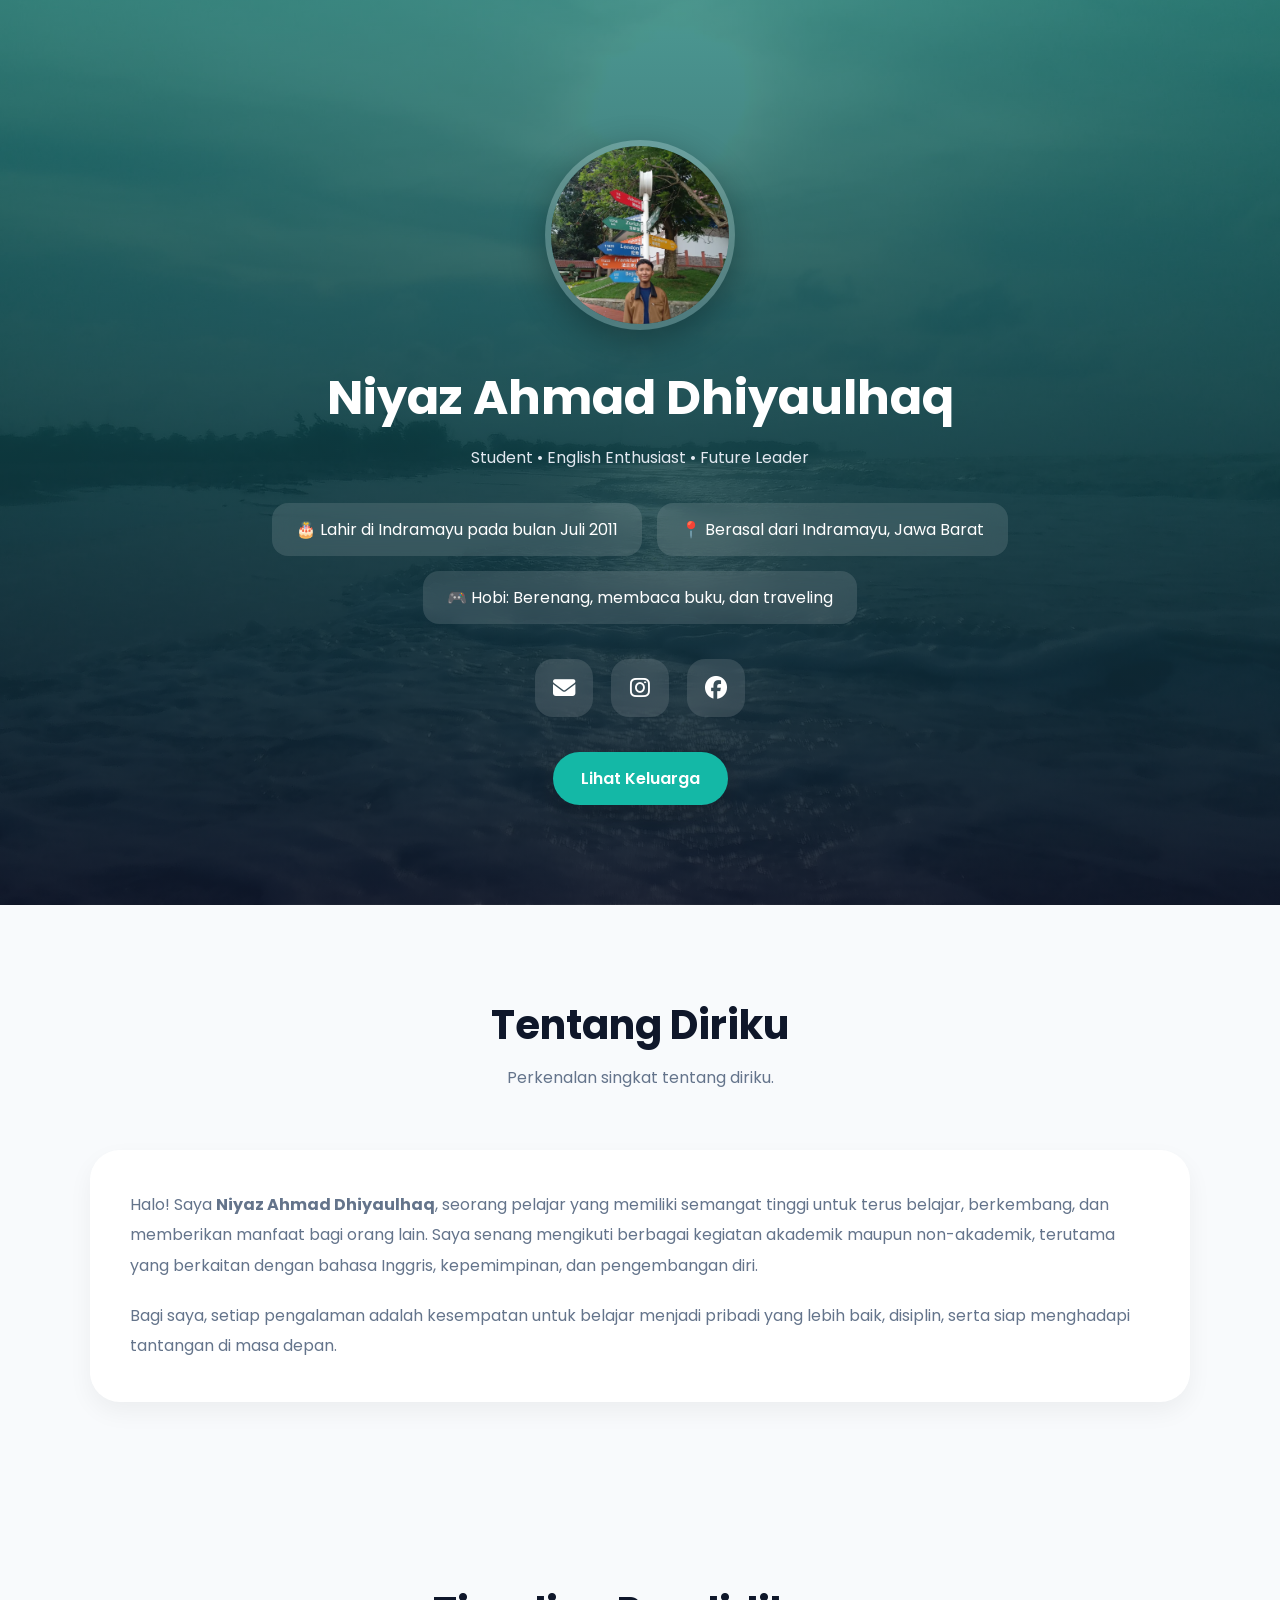
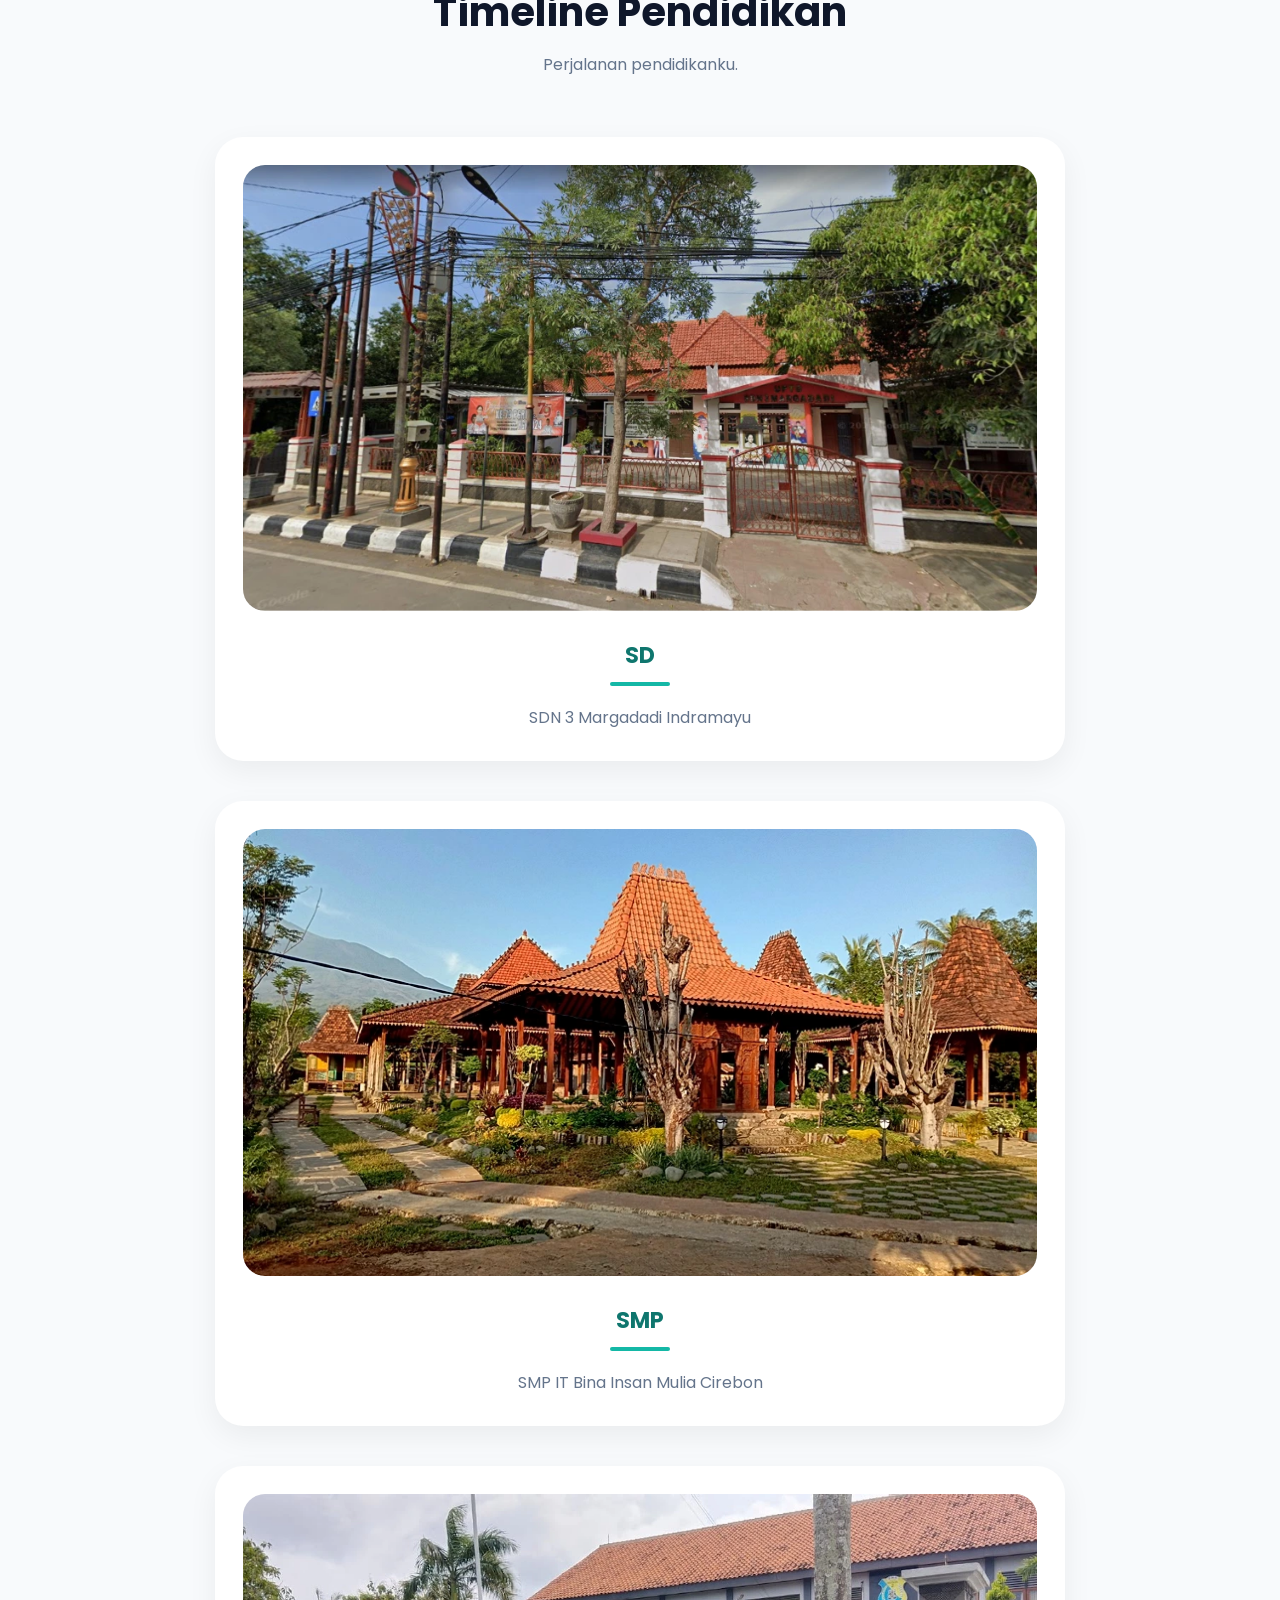
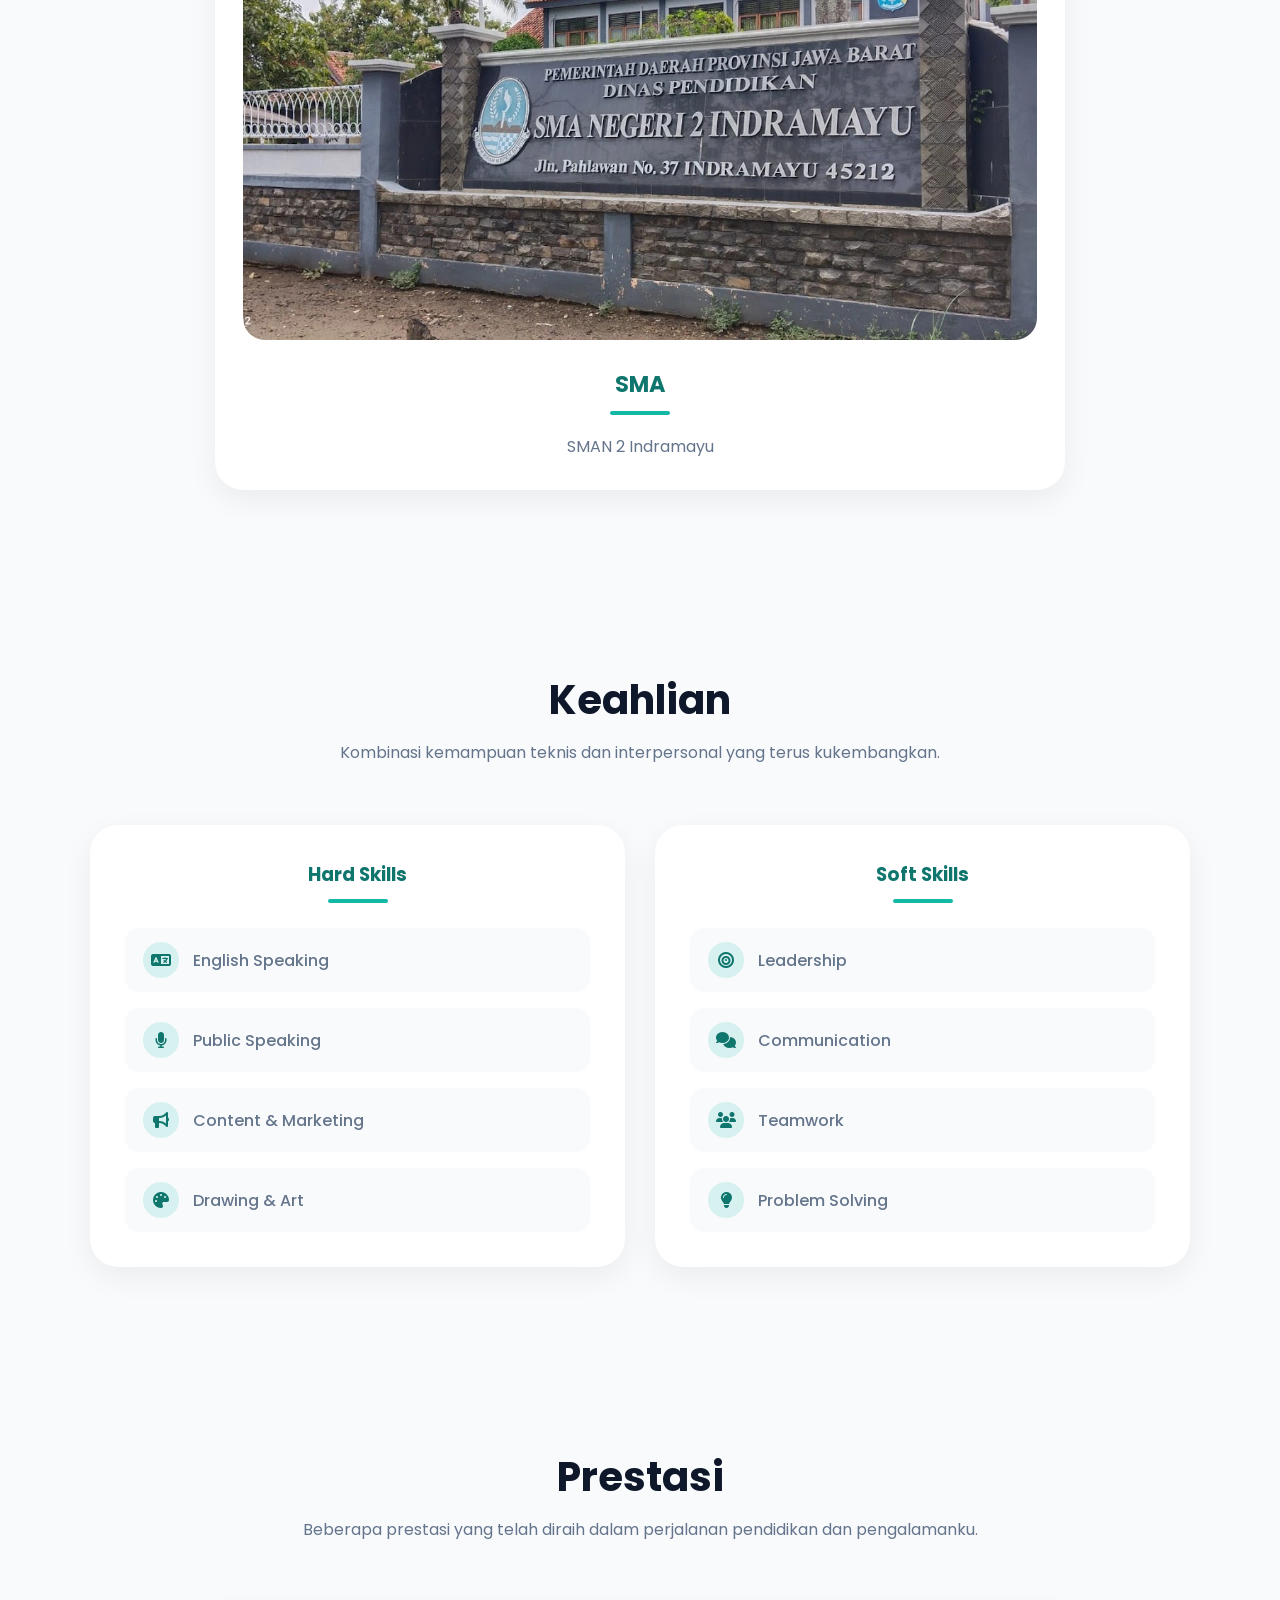
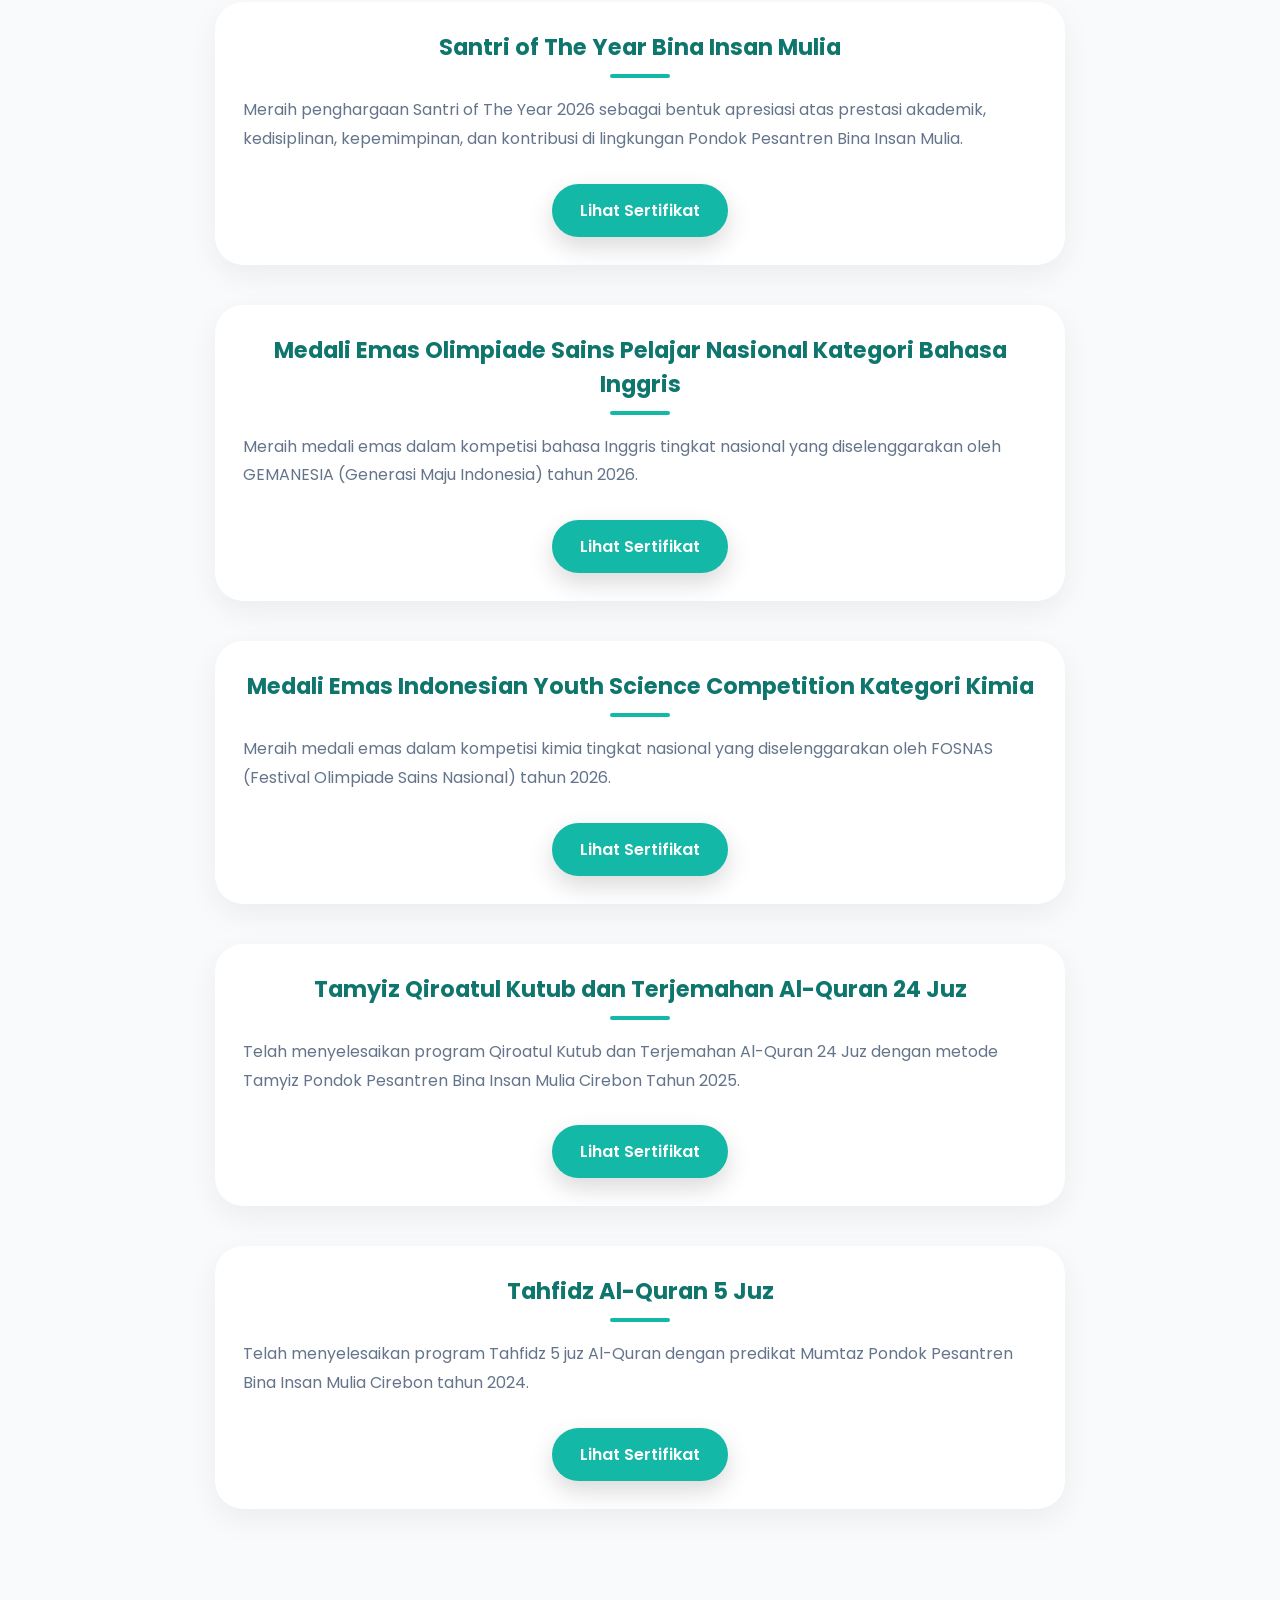
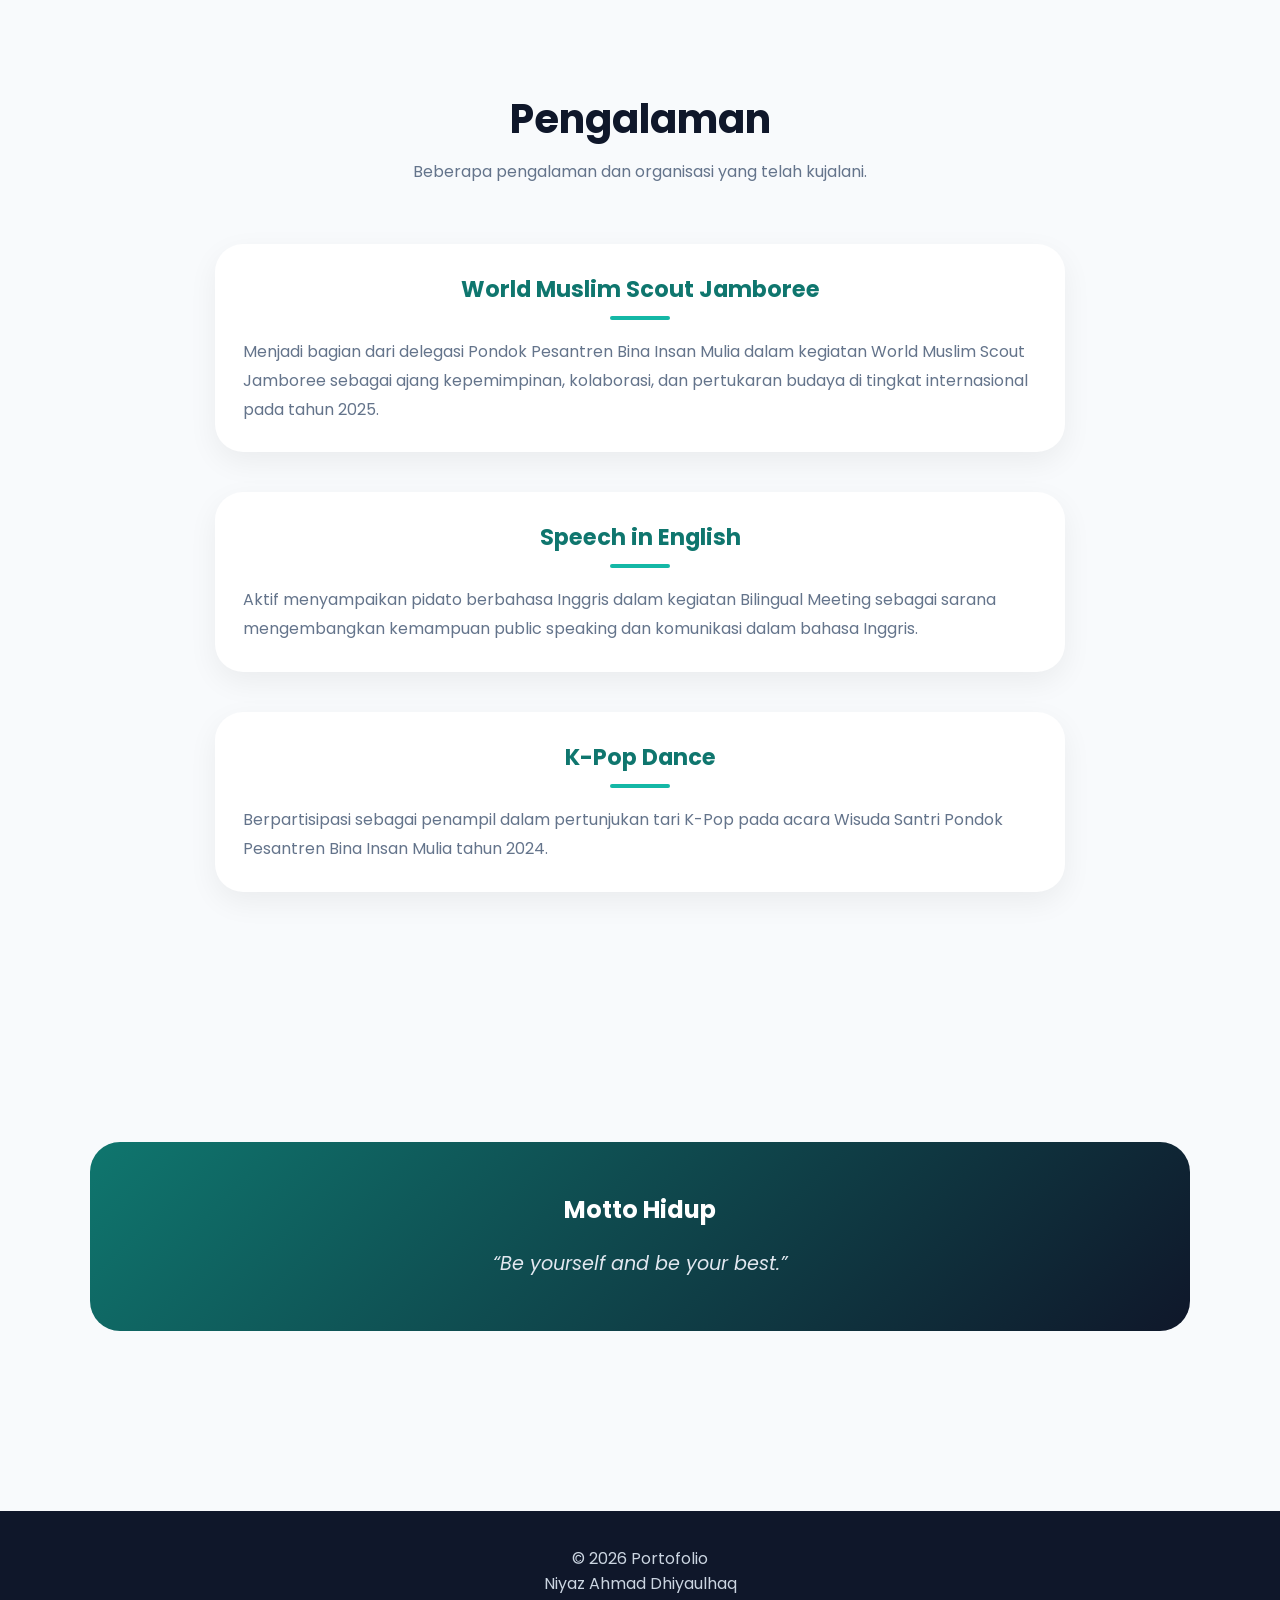
<file: members/niyaz.html>
<!DOCTYPE html>
<html lang="id">


<head>
  <!-- ================= BASIC ================= -->
  <meta 
    charset="UTF-8">
  <meta 
    name="viewport" 
    content="width=device-width, initial-scale=1.0">

  <!-- ================= SEO ================= -->
  <title>
    Niyaz Ahmad Dhiyaulhaq | Portofolio
  </title>

  <link
    rel="canonical"
    href="https://harinesia.com/members/niyaz.html">

  <meta
    name="description"
    content="Portofolio pribadi Niyaz Ahmad Dhiyaulhaq yang menampilkan perjalanan pendidikan, prestasi, pengalaman organisasi, kemampuan, serta aktivitas yang ditekuni.">
  <meta
    name="keywords"
    content="Niyaz Ahmad Dhiyaulhaq, Portofolio Niyaz, Pelajar Indonesia, Public Speaking, Bahasa Inggris, Pramuka, Prestasi, Tahfidz, Santri Berprestasi">
  <meta 
    name="author" 
    content="Niyaz Ahmad Dhiyaulhaq">

  <!-- ================= THEME ================= -->
  <meta 
    name="theme-color" 
    content="#0f172a">

  <!-- ================= GOOGLE INDEX ================= -->
  <meta 
    name="robots" 
    content="index, follow">

  <!-- ================= OPEN GRAPH ================= -->
  <meta 
    property="og:title" 
    content="Niyaz Ahmad Dhiyaulhaq | Portofolio">
  <meta 
    property="og:description"
    content="Lihat perjalanan pendidikan, prestasi, pengalaman, dan kemampuan Niyaz Ahmad Dhiyaulhaq dalam satu halaman portofolio.">
  <meta 
    property="og:type" 
    content="website">
  <meta 
    property="og:image" 
    content="https://harinesia.com/members/assets/profileniyazwebp.webp">
  <meta
    property="og:url"
    content="https://harinesia.com/members/niyaz.html">
  <meta
    property="og:site_name"
    content="Harinesia">
  <meta
    property="og:locale"
    content="id_ID">

  <!-- ================= FAVICON ================= -->
  <link rel="icon" href="/favicon.ico" sizes="any">
  <link rel="icon"
        type="image/png"
        sizes="32x32"
        href="/assets/favicon-32x32.png">
  <link rel="icon"
        type="image/png"
        sizes="16x16"
        href="/assets/favicon-16x16.png">
  <link rel="apple-touch-icon"
        sizes="180x180"
        href="/assets/apple-touch-icon.png">
  <link rel="manifest"
        href="/site.webmanifest">
  <meta
    name="theme-color"
    content="#0f766e">

  <!-- ================= FONT ================= -->
  <link 
    rel="preconnect" 
    href="https://fonts.googleapis.com">
  <link 
    rel="preconnect"
    href="https://fonts.gstatic.com"
    crossorigin>
  <link
    href="https://fonts.googleapis.com/css2?family=Poppins:wght@300;400;500;600;700&display=swap"
    rel="stylesheet">

  <!-- ================= ICON ================= -->
  <link 
    rel="stylesheet"
    href="https://cdnjs.cloudflare.com/ajax/libs/font-awesome/6.5.1/css/all.min.css">

  <!-- ================= CSS ================= -->
  <link 
    rel="stylesheet" 
    href="memberstyle.css">

  <!-- ================= Efek AOS ================= -->
  <link 
    rel="stylesheet"
    href="https://unpkg.com/aos@2.3.1/dist/aos.css">

  <script type="application/ld+json">
  {
    "@context":"https://schema.org",
    "@type":"Person",
    "@id":"https://harinesia.com/members/niyaz.html#person",
    "name":"Niyaz Ahmad Dhiyaulhaq",
    "url":"https://harinesia.com/members/niyaz.html",
    "mainEntityOfPage":"https://harinesia.com/members/niyaz.html",
    "image":"https://harinesia.com/members/assets/profileniyazwebp.webp",
    "jobTitle":"Student",
    "description":"Pelajar Indonesia yang aktif mengembangkan kemampuan akademik, bahasa Inggris, kepemimpinan, serta berbagai kegiatan organisasi dan kompetisi.",
    "email":"mailto:niyazahmaddhiyaulhaq@gmail.com",
    "sameAs":[
      "https://www.instagram.com/nyz_ahdlhq/",
      "https://www.facebook.com/niyazahmaddiaulhaq.12/"
    ]
  }
  </script>
</head>


<body>
  <header>
    <!-- HERO -->
    <section class="profile-hero">
      <div class="container">
        <figure class="profile-wrapper">
          <img
            class="profile-photo"
            src="assets/profileniyazwebp.webp"
            alt="Foto Profil Niyaz"
            decoding="async">
        </figure>

        <div class="hero-content" data-aos="fade-up">
          <h1>
            Niyaz Ahmad Dhiyaulhaq
          </h1>
          <p>
            Student • English Enthusiast • Future Leader
          </p>
        </div>


        <!-- PROFILE INFO -->
        <div class="profile-info" data-aos="fade-up">
          <article class="info-box">
            🎂 Lahir di Indramayu pada bulan Juli 2011
          </article>

          <article class="info-box">
            📍 Berasal dari Indramayu, Jawa Barat
          </article>

          <article class="info-box">
            🎮 Hobi: Berenang, membaca buku, dan traveling
          </article>
        </div>


        <!-- SOCIAL MEDIA -->
        <nav class="social-section">
          <div class="social-icons" data-aos="zoom-in">
            <a href="mailto:niyazahmaddhiyaulhaq@gmail.com?subject=Halo%20Niyaz"
              target="_blank"
              rel="noopener noreferrer"
              aria-label="Email"
              title="Kirim Email">
              <i class="fas fa-envelope"></i>
            </a>

            <a href="https://www.instagram.com/nyz_ahdlhq/"
              target="_blank"
              rel="noopener noreferrer"
              aria-label="Instagram"
              title="Instagram">
              <i class="fab fa-instagram"></i>
            </a>

            <a href="https://www.facebook.com/niyazahmaddiaulhaq.12/"
              target="_blank"
              rel="noopener noreferrer"
              aria-label="Facebook"
              title="Facebook">
              <i class="fab fa-facebook"></i>
            </a>
          </div>
        </nav>

        <!-- BUTTON -->
        <div class="hero-buttons" data-aos="fade-up">
          <a href="../index.html#family"
          class="family-btn">
          Lihat Keluarga
          </a>
        </div>
      </div>
    </section>
  </header>


  <main>
    <!-- ABOUT -->
    <section class="section" id="about">
      <div class="container">
        <div class="section-title">
          <h2>Tentang Diriku</h2>
          <p>
            Perkenalan singkat tentang diriku.
          </p>
        </div>

        <article class="about-box" data-aos="fade-up">
          <p>
            Halo! Saya <strong>Niyaz Ahmad Dhiyaulhaq</strong>, seorang pelajar yang memiliki semangat tinggi untuk terus belajar, 
            berkembang, dan memberikan manfaat bagi orang lain. Saya senang mengikuti berbagai kegiatan akademik maupun non-akademik, 
            terutama yang berkaitan dengan bahasa Inggris, kepemimpinan, dan pengembangan diri. 
          </p><p>
            Bagi saya, setiap pengalaman adalah kesempatan 
            untuk belajar menjadi pribadi yang lebih baik, disiplin, serta siap menghadapi tantangan di masa depan.
          </p>
        </article>
      </div>
    </section>


    <!-- EDUCATION -->
    <section class="section" id="education">
      <div class="container">
        <div class="section-title" data-aos="fade-up">
          <h2>Timeline Pendidikan</h2>
          <p>
            Perjalanan pendidikanku.
          </p>
        </div>

        <ul class="timeline">
          <li class="timeline-item">
            <article class="timeline-content">
              <a href="https://referensi.data.kemendikdasmen.go.id/pendidikan/npsn/20215930"
              target="_blank"
              rel="noopener noreferrer">
                <img
                  class="timeline-image"
                  src="assets/SDN3MargadadiIndramayu.webp"
                  alt="SDN 3 Margadadi Indramayu"
                  decoding="async"
                  loading="lazy"> 
              </a>
              <h3>SD</h3>
              <p>
                SDN 3 Margadadi Indramayu
              </p>
            </article>
          </li>

          <li class="timeline-item">
            <article class="timeline-content">
              <a href="https://referensi.data.kemendikdasmen.go.id/pendidikan/npsn/69862443"
              target="_blank"
              rel="noopener noreferrer">
                <img
                  class="timeline-image"
                  src="assets/SMPITBinaInsanMulia.webp"
                  alt="SMP IT Bina Insan Mulia Cirebon"
                  decoding="async"
                  loading="lazy">
              </a>
              <h3>SMP</h3>
              <p>
                SMP IT Bina Insan Mulia Cirebon
              </p>
            </article>
          </li>

          <li class="timeline-item">
            <article class="timeline-content">
              <a href="https://referensi.data.kemendikdasmen.go.id/pendidikan/npsn/20215993"
              target="_blank"
              rel="noopener noreferrer">
                <img
                  class="timeline-image"
                  src="assets/SMAN2Indramayu.webp"
                  alt="SMAN 2 Indramayu"
                  decoding="async"
                  loading="lazy">
              </a>
              <h3>SMA</h3>
              <p>
                SMAN 2 Indramayu
              </p>
            </article>
          </li>
        </ul>
      </div>
    </section>


    <!-- SKILLS -->
    <section class="section" id="skills">
      <div class="container">
        <div class="section-title" data-aos="fade-up">
          <h2>Keahlian</h2>
          <p>
            Kombinasi kemampuan teknis dan interpersonal yang terus kukembangkan.
          </p>
        </div>
      <div class="skills-grid">
          <article class="skill-card">
          <h3>Hard Skills</h3>
            <ul class="skill-list">
              <li><i class="fas fa-language"></i> English Speaking</li>
              <li><i class="fas fa-microphone"></i> Public Speaking</li>           
              <li><i class="fas fa-bullhorn"></i> Content & Marketing</li>
              <li><i class="fas fa-palette"></i> Drawing & Art</li>
            </ul>
          </article>

          <article class="skill-card">
          <h3>Soft Skills</h3>
            <ul class="skill-list">
              <li><i class="fas fa-bullseye"></i> Leadership</li>
              <li><i class="fas fa-comments"></i> Communication</li>
              <li><i class="fas fa-users"></i> Teamwork</li>
              <li><i class="fas fa-lightbulb"></i> Problem Solving</li>
            </ul>
          </article>
        </div>
      </div>
    </section>


    <!-- ACHIEVEMENTS -->
    <section class="section" id="achievements">
      <div class="container">
        <div class="section-title" data-aos="fade-up">
          <h2>Prestasi</h2>
          <p>
            Beberapa prestasi yang telah diraih dalam perjalanan pendidikan dan pengalamanku.
          </p>
        </div>

        <ul class="timeline">
          <li class="timeline-item">
            <article class="timeline-content timeline-description">
              <h3>Santri of The Year Bina Insan Mulia</h3>
              <p>
                Meraih penghargaan Santri of The Year 2026 sebagai bentuk apresiasi atas prestasi akademik, kedisiplinan, kepemimpinan, dan kontribusi di lingkungan Pondok Pesantren Bina Insan Mulia.
              </p>
              <a href="assets/SertifikatSantriofTheyear_Niyaz.webp"
                target="_blank"
                class="prestasi-btn"
                rel="noopener noreferrer"
                aria-label="Sertifikat Santri of The Year">
                Lihat Sertifikat
              </a>
            </article>
          </li>

          <li class="timeline-item">
            <article class="timeline-content timeline-description">
              <h3>Medali Emas Olimpiade Sains Pelajar Nasional Kategori Bahasa Inggris</h3>
              <p>
                Meraih medali emas dalam kompetisi bahasa Inggris tingkat nasional yang diselenggarakan oleh GEMANESIA (Generasi Maju Indonesia) tahun 2026.
              </p>
              <a href="assets/SertifikatOSPAN_Niyaz.webp"
                target="_blank"
                class="prestasi-btn"
                rel="noopener noreferrer"
                aria-label="Sertifikat OSPAN">
                Lihat Sertifikat
              </a>
            </article>
          </li>

          <li class="timeline-item">
            <article class="timeline-content timeline-description">
              <h3>Medali Emas Indonesian Youth Science Competition Kategori Kimia</h3>
              <p>
                Meraih medali emas dalam kompetisi kimia tingkat nasional yang diselenggarakan oleh FOSNAS (Festival Olimpiade Sains Nasional) tahun 2026.
              </p>
              <a href="assets/SertifikatIYSC_Niyaz.webp"
                target="_blank"
                class="prestasi-btn"
                rel="noopener noreferrer"
                aria-label="Sertifikat IYSC Kimia">
                Lihat Sertifikat
              </a>
            </article>
          </li>

          <li class="timeline-item">
            <article class="timeline-content timeline-description">
              <h3>Tamyiz Qiroatul Kutub dan Terjemahan Al-Quran 24 Juz</h3>
              <p>
                Telah menyelesaikan program Qiroatul Kutub dan Terjemahan Al-Quran 24 Juz dengan metode Tamyiz Pondok Pesantren Bina Insan Mulia Cirebon Tahun 2025.
              </p>
              <a href="assets/SertifikatTamyiz24Juz_Niyaz.webp"
                target="_blank"
                class="prestasi-btn"
                rel="noopener noreferrer"
                aria-label="Sertifikat tamyiz">
                Lihat Sertifikat
              </a>
            </article>
          </li>

          <li class="timeline-item">
            <article class="timeline-content timeline-description">
              <h3>Tahfidz Al-Quran 5 Juz</h3>
              <p>
                Telah menyelesaikan program Tahfidz 5 juz Al-Quran dengan predikat Mumtaz Pondok Pesantren Bina Insan Mulia Cirebon tahun 2024.
              </p>
              <a href="assets/Sertifikat5Juz_Niyaz.webp"
                target="_blank"
                class="prestasi-btn"
                rel="noopener noreferrer"
                aria-label="Sertifikat tahfidz">
                Lihat Sertifikat
              </a>
            </article>
          </li>
        </ul>
      </div>
    </section>


    <!-- EXPERIENCES -->
    <section class="section" id="experiences">
      <div class="container">
        <div class="section-title" data-aos="fade-up">
          <h2>Pengalaman</h2>
          <p>
            Beberapa pengalaman dan organisasi yang telah kujalani.
          </p>
        </div>

        <ul class="timeline">
          <li class="timeline-item">
            <article class="timeline-content timeline-description">
              <h3>World Muslim Scout Jamboree</h3>
              <p>
                Menjadi bagian dari delegasi Pondok Pesantren Bina Insan Mulia dalam kegiatan World Muslim Scout Jamboree sebagai ajang kepemimpinan, kolaborasi, dan pertukaran budaya di tingkat internasional pada tahun 2025.
              </p>
            </article>
          </li>

          <li class="timeline-item">
            <article class="timeline-content timeline-description">
              <h3>Speech in English</h3>
              <p>
                Aktif menyampaikan pidato berbahasa Inggris dalam kegiatan Bilingual Meeting sebagai sarana mengembangkan kemampuan public speaking dan komunikasi dalam bahasa Inggris.
              </p>
            </article>
          </li>

          <li class="timeline-item">
            <article class="timeline-content timeline-description">
              <h3>K-Pop Dance</h3>
              <p>
                Berpartisipasi sebagai penampil dalam pertunjukan tari K-Pop pada acara Wisuda Santri Pondok Pesantren Bina Insan Mulia tahun 2024.
              </p>
            </article>
          </li>
        </ul>
      </div>
    </section>


        <!-- MOTTO -->
    <section class="section">
      <div class="container">
        <article class="motto-box">
          <h2>Motto Hidup</h2>
          <p>
            “Be yourself and be your best.”
          </p>
        </article>
      </div>
    </section>
  </main>


  <!-- ================= FOOTER ================= -->
  <footer>
    <p>
      © 2026 Portofolio <br>
      Niyaz Ahmad Dhiyaulhaq
    </p>
  </footer>


  <!-- ================= SCRIPT AOS ================= -->
  <script src="https://unpkg.com/aos@2.3.1/dist/aos.js"></script>
  <script>
    AOS.init({
      duration:1000,
      once:true,
      disable: window.matchMedia('(prefers-reduced-motion: reduce)').matches
    });
  </script>


</body>
</html>
</file>
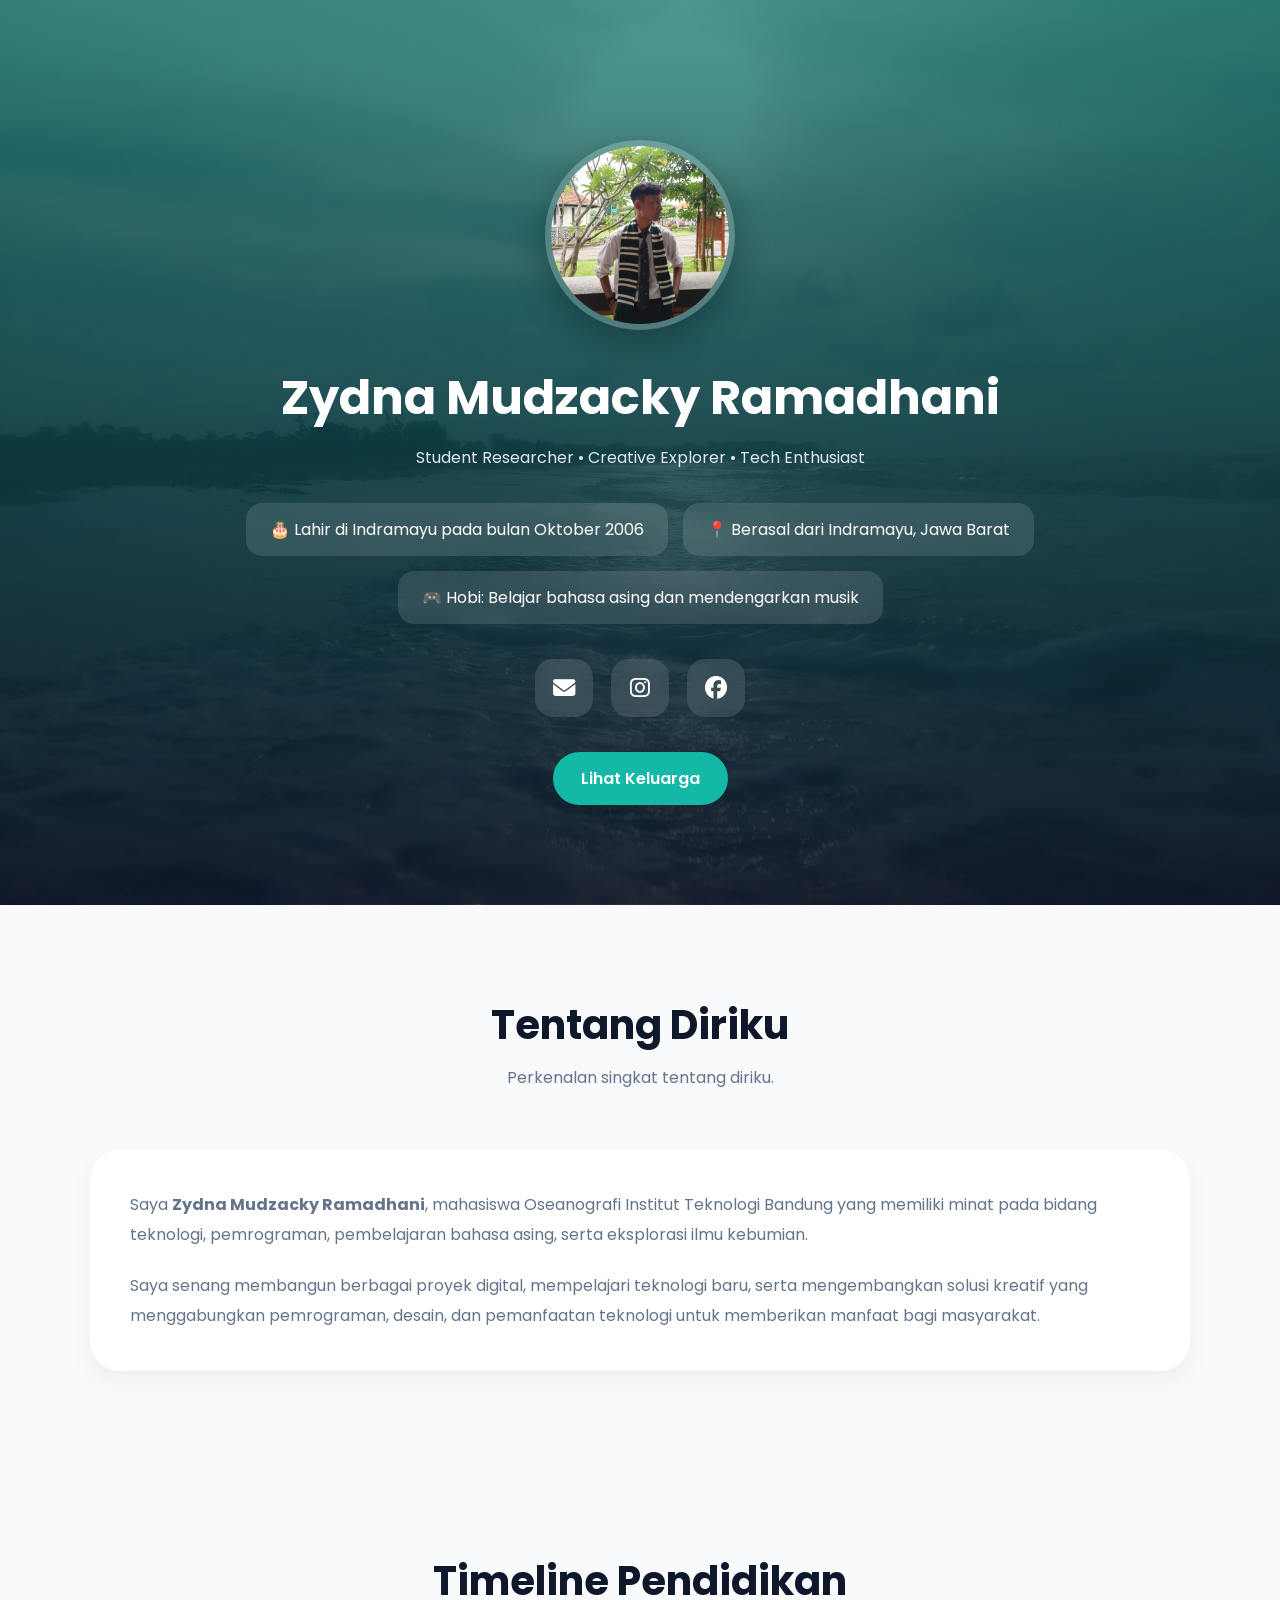
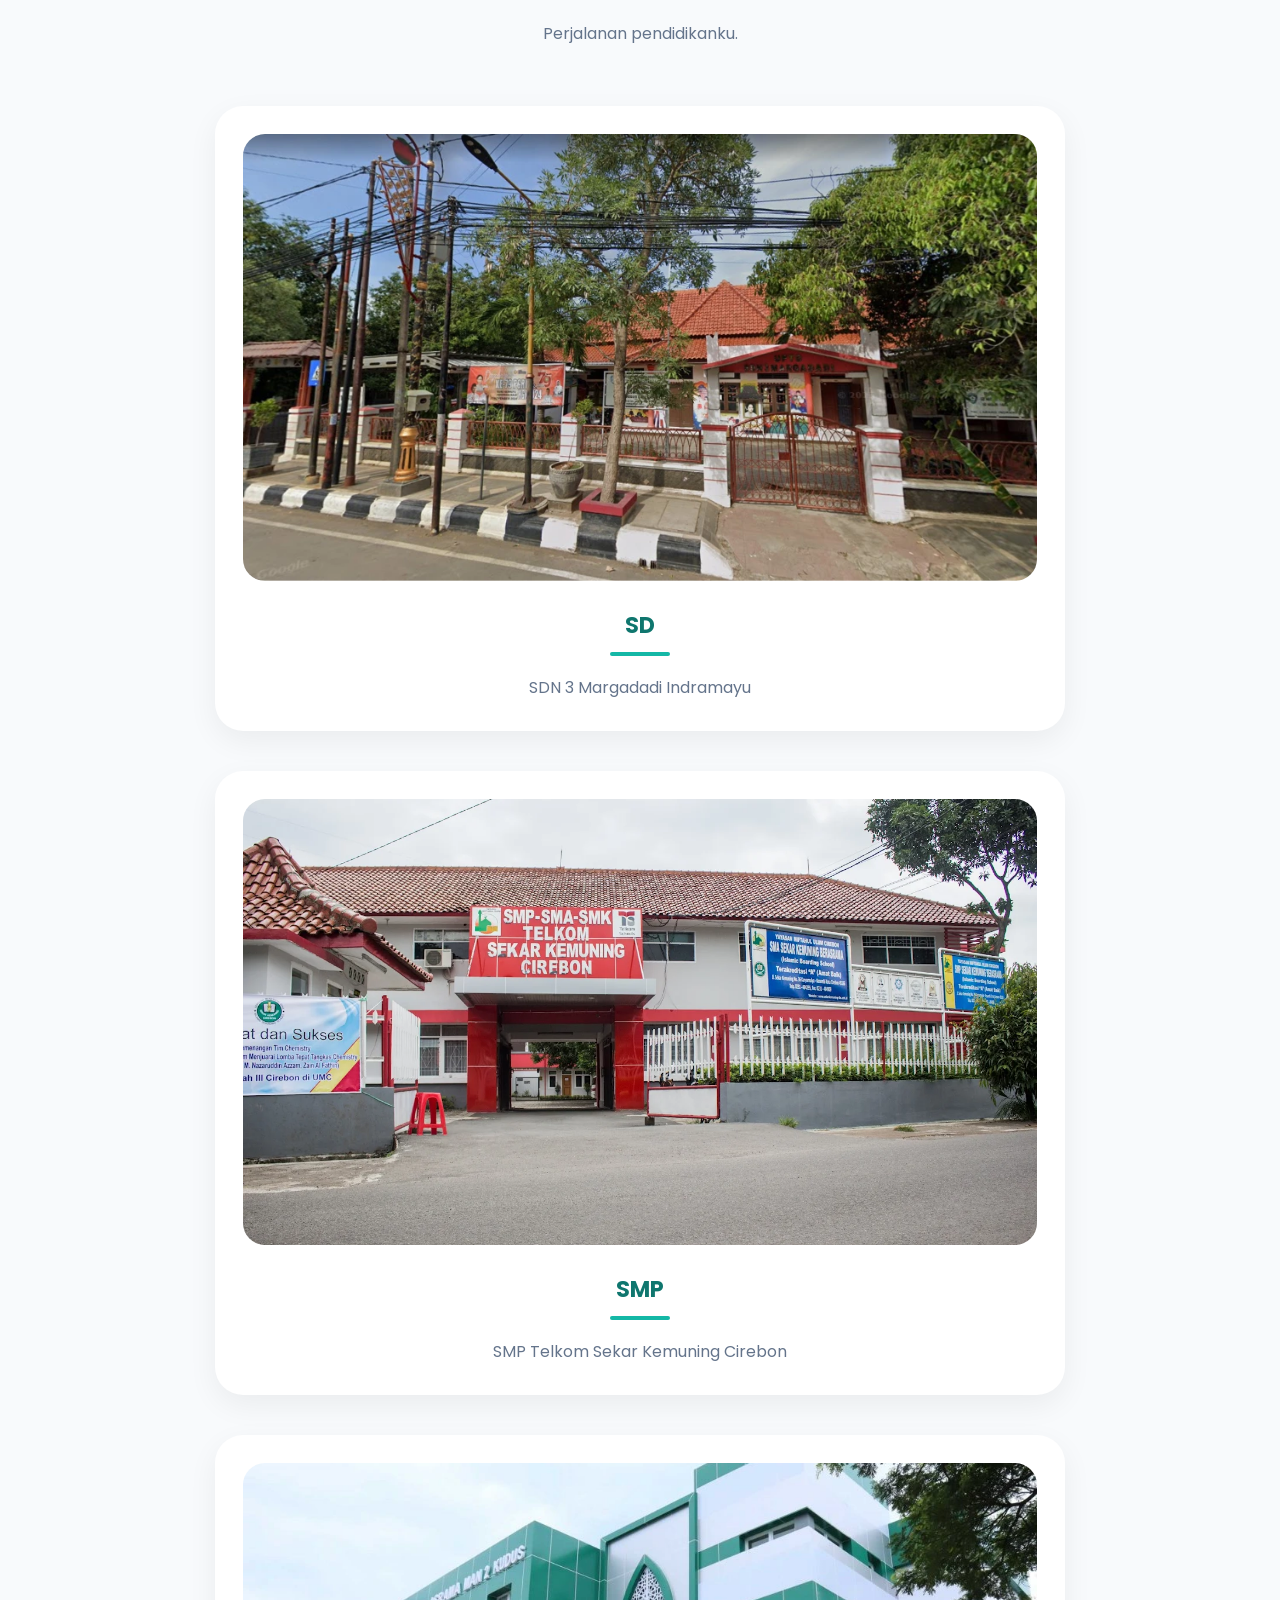
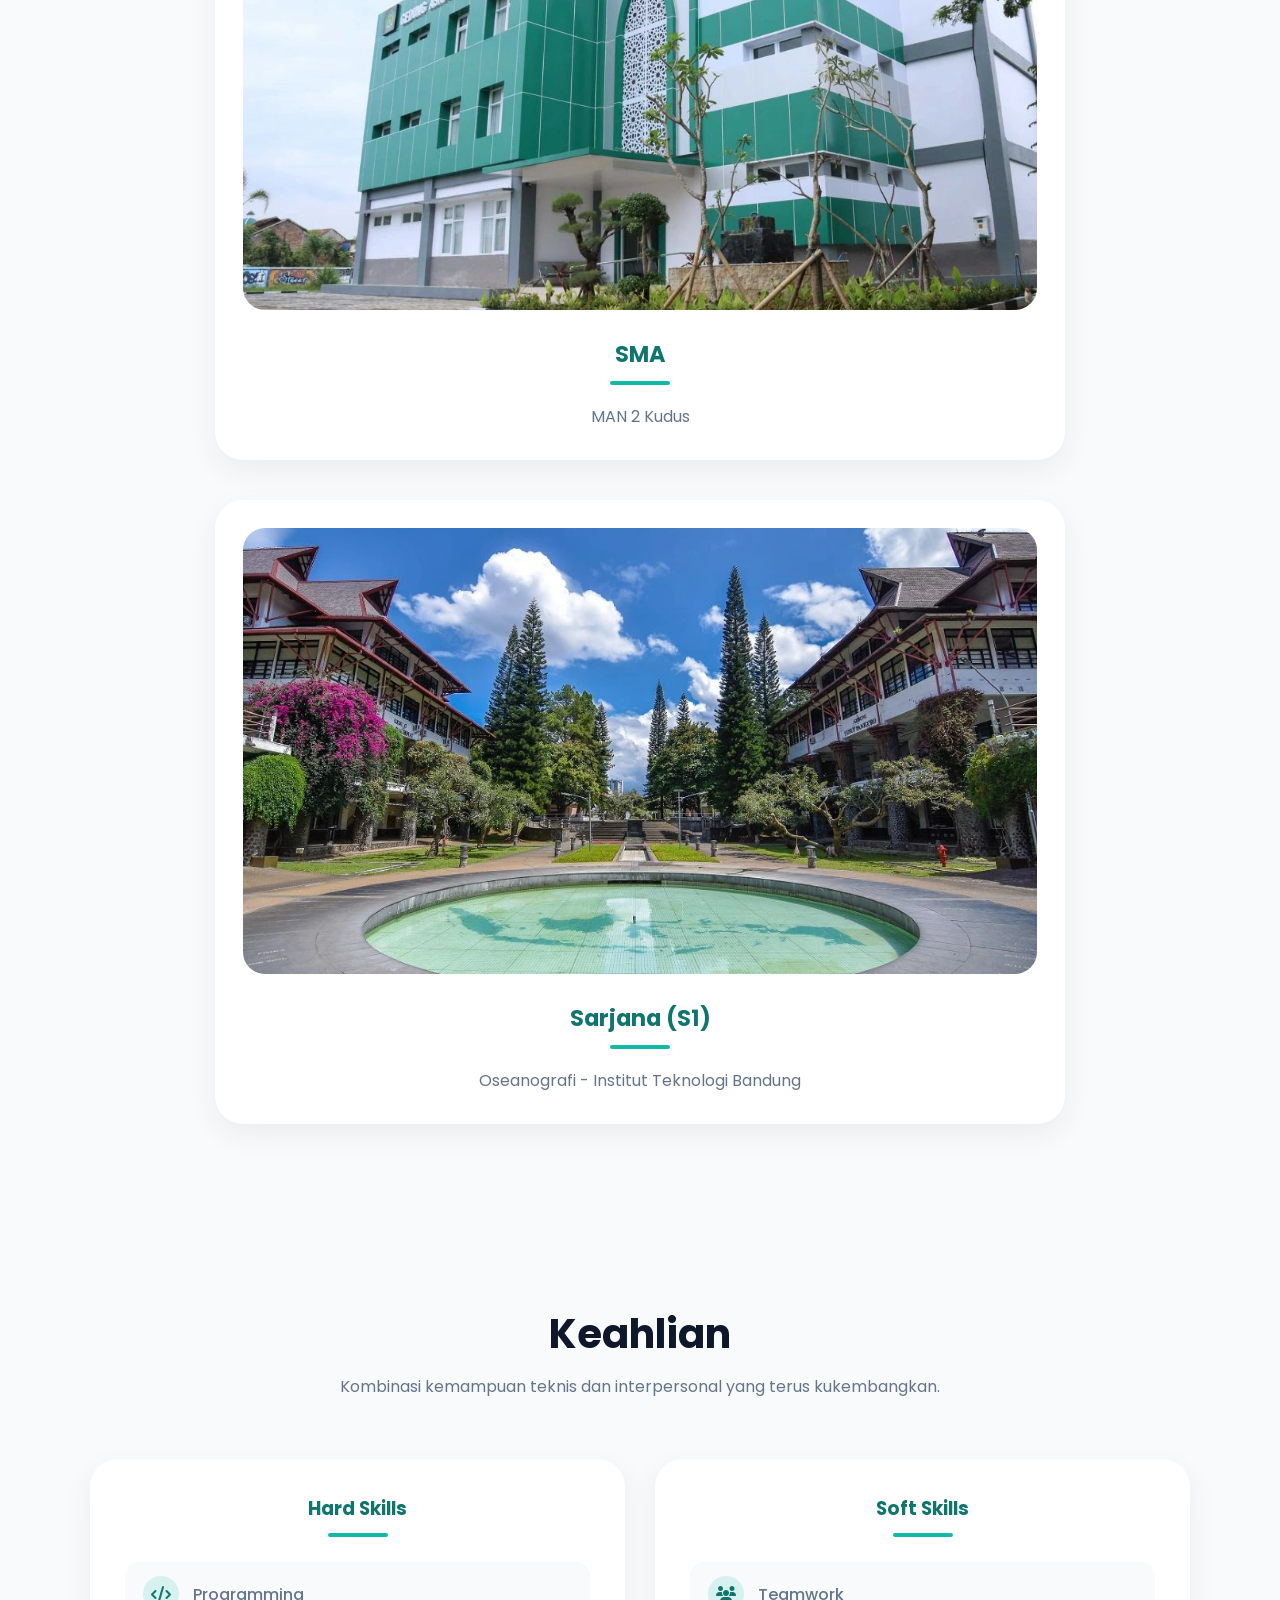
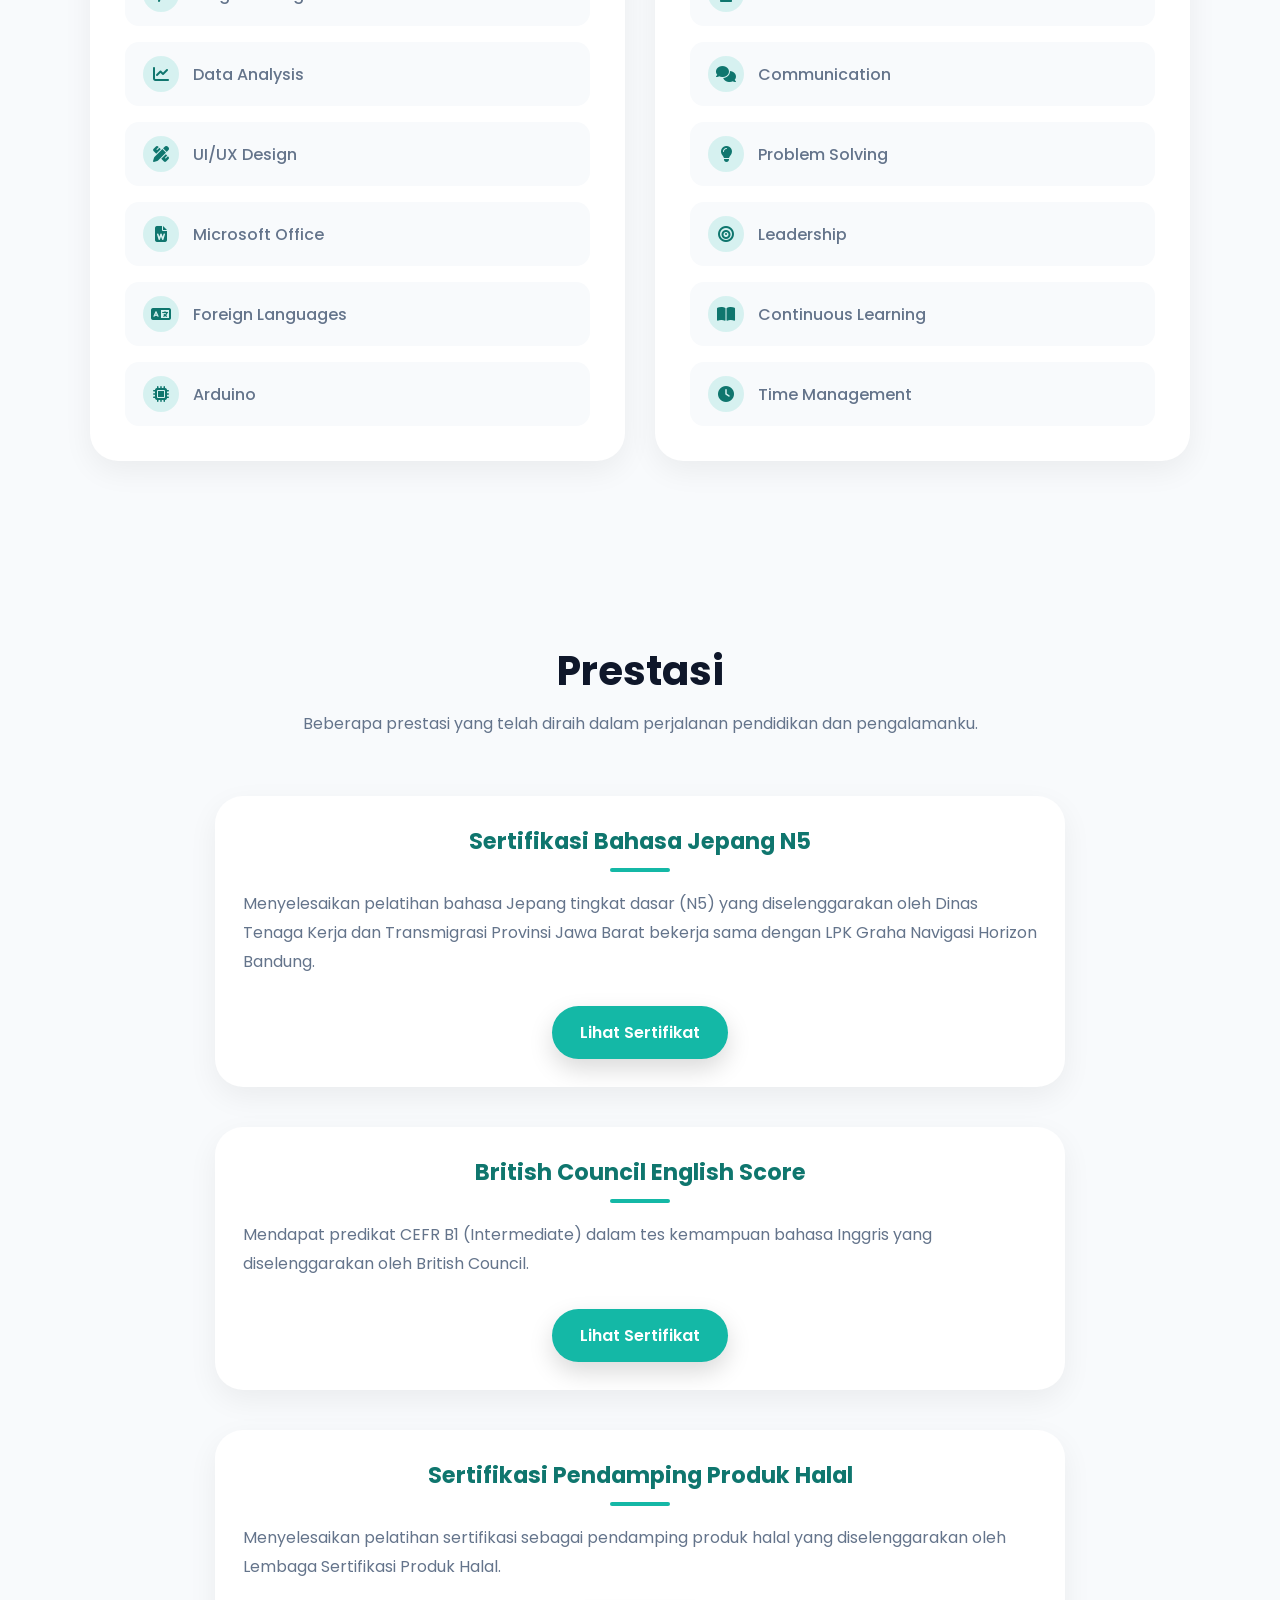
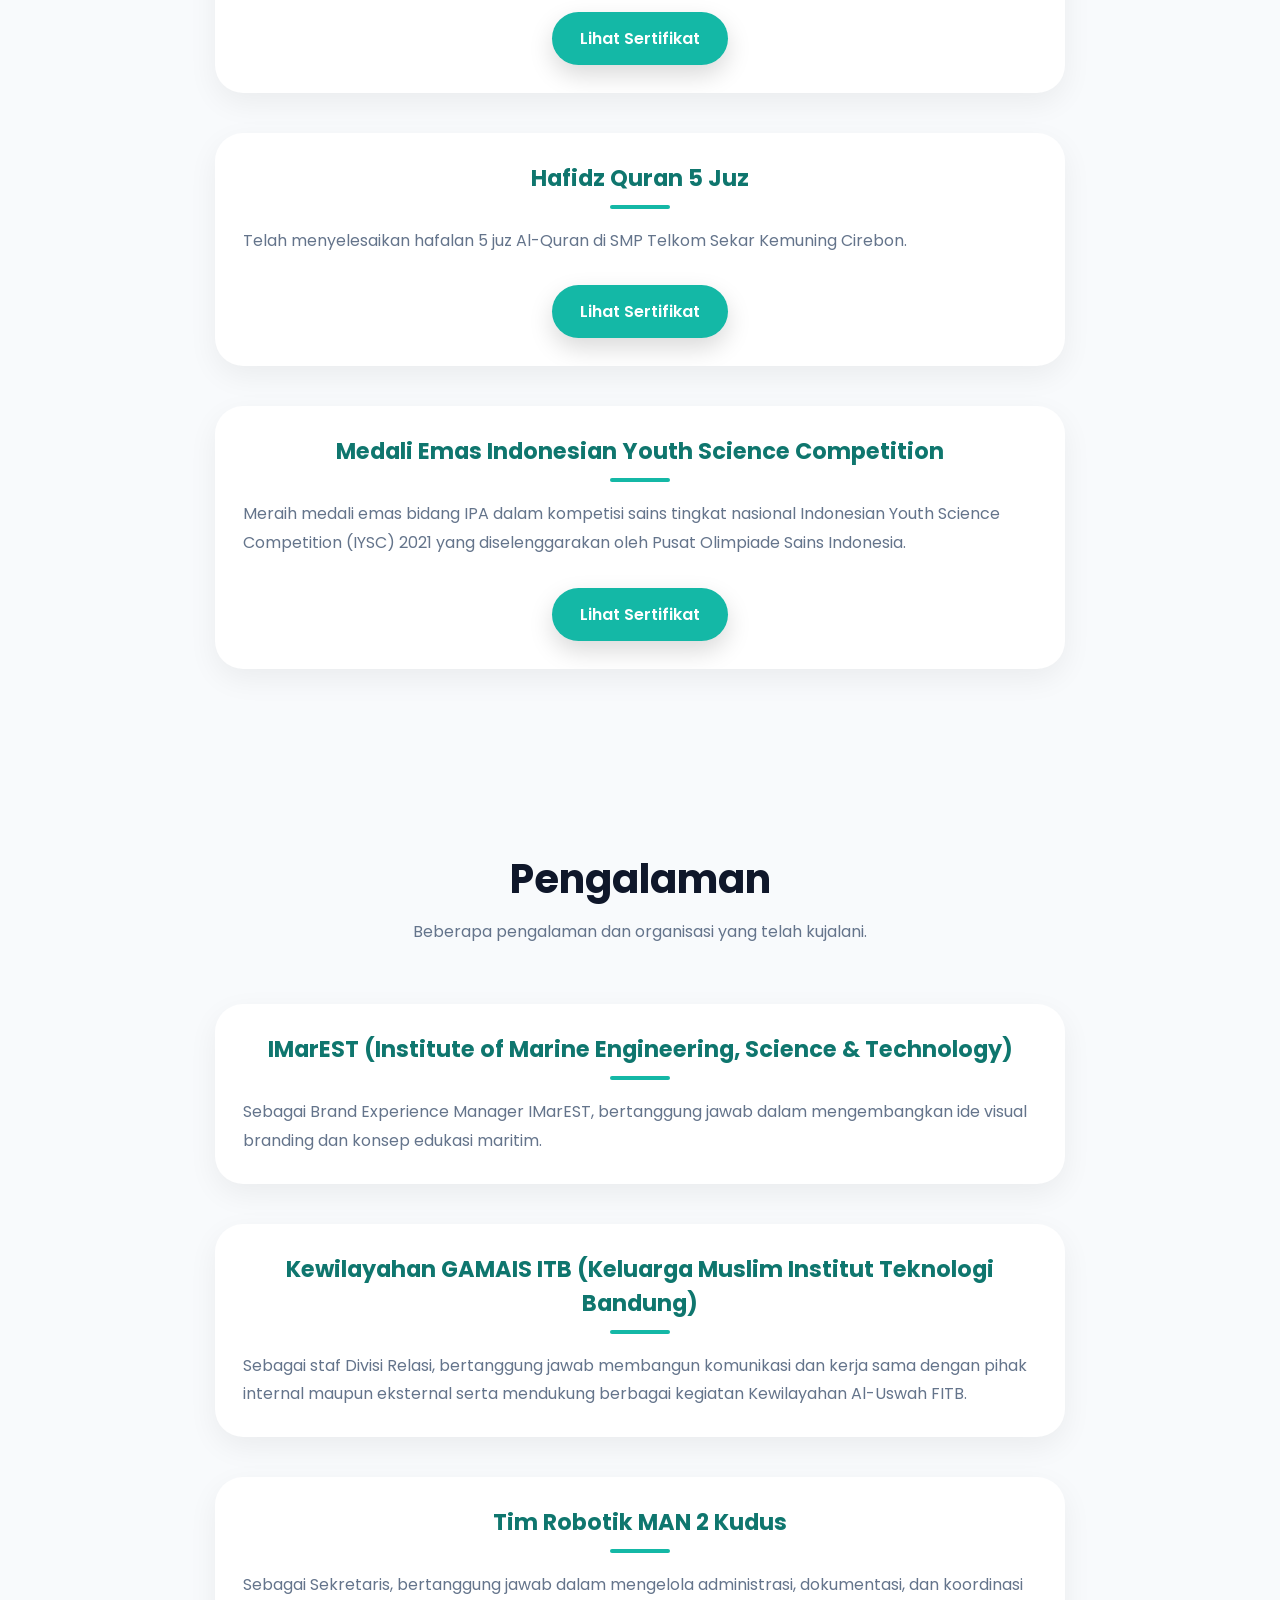
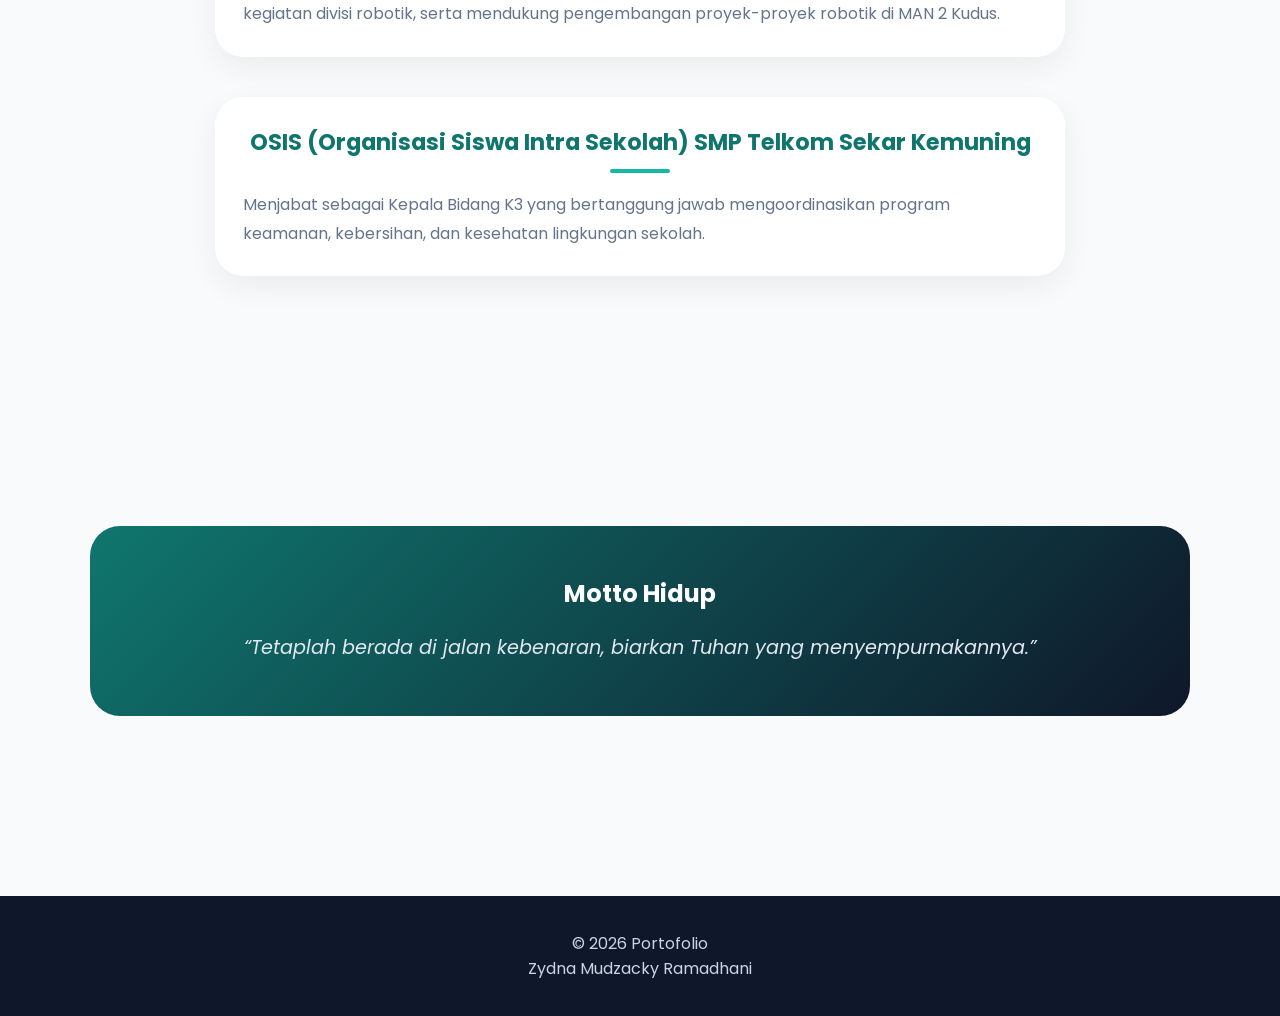
<file: members/zydna.html>
<!DOCTYPE html>
<html lang="id">


<head>
  <!-- ================= BASIC ================= -->
  <meta 
    charset="UTF-8">
  <meta 
    name="viewport" 
    content="width=device-width, initial-scale=1.0">

  <!-- ================= SEO ================= -->
  <title>
    Zydna Mudzacky Ramadhani | Portofolio
  </title>

  <link
    rel="canonical"
    href="https://harinesia.com/members/zydna.html">

  <meta
    name="description"
    content="Portofolio pribadi Zydna Mudzacky Ramadhani yang menampilkan perjalanan pendidikan, pengalaman, project, dan ketertarikan di bidang teknologi, desain, dan traveling.">
  <meta
    name="keywords"
    content="Zydna Mudzacky Ramadhani portfolio, oceanography student, web developer, creative explorer, teknologi, desain">
  <meta 
    name="author" 
    content="Zydna Mudzacky Ramadhani">

  <!-- ================= THEME ================= -->
  <meta 
    name="theme-color" 
    content="#0f172a">

  <!-- ================= GOOGLE INDEX ================= -->
  <meta 
    name="robots" 
    content="index, follow">

  <!-- ================= OPEN GRAPH ================= -->
  <meta 
    property="og:title" 
    content="Zydna Mudzacky Ramadhani | Portofolio">
  <meta 
    property="og:description"
    content="Creative Explorer, Tech Enthusiast, dan Student Researcher.">
  <meta 
    property="og:type" 
    content="website">
  <meta 
    property="og:image" 
    content="https://harinesia.com/members/assets/profilezydnawebp.webp">
  <meta
    property="og:url"
    content="https://harinesia.com/members/zydna.html">
  <meta
    property="og:site_name"
    content="Harinesia">
  <meta
    property="og:locale"
    content="id_ID">

  <!-- ================= FAVICON ================= -->
  <link rel="icon" href="/favicon.ico" sizes="any">
  <link rel="icon"
        type="image/png"
        sizes="32x32"
        href="/assets/favicon-32x32.png">
  <link rel="icon"
        type="image/png"
        sizes="16x16"
        href="/assets/favicon-16x16.png">
  <link rel="apple-touch-icon"
        sizes="180x180"
        href="/assets/apple-touch-icon.png">
  <link rel="manifest"
        href="/site.webmanifest">
  <meta
    name="theme-color"
    content="#0f766e">

  <!-- ================= FONT ================= -->
  <link 
    rel="preconnect" 
    href="https://fonts.googleapis.com">
  <link 
    rel="preconnect"
    href="https://fonts.gstatic.com"
    crossorigin>
  <link
    href="https://fonts.googleapis.com/css2?family=Poppins:wght@300;400;500;600;700&display=swap"
    rel="stylesheet">

  <!-- ================= ICON ================= -->
  <link 
    rel="stylesheet"
    href="https://cdnjs.cloudflare.com/ajax/libs/font-awesome/6.5.1/css/all.min.css">

  <!-- ================= CSS ================= -->
  <link 
    rel="stylesheet" 
    href="memberstyle.css">

  <!-- ================= Efek AOS ================= -->
  <link 
    rel="stylesheet"
    href="https://unpkg.com/aos@2.3.1/dist/aos.css">

  <script type="application/ld+json">
  {
    "@context":"https://schema.org",
    "@type":"Person",
    "@id":"https://harinesia.com/members/zydna.html#person",
    "name":"Zydna Mudzacky Ramadhani",
    "url":"https://harinesia.com/members/zydna.html",
    "mainEntityOfPage":"https://harinesia.com/members/zydna.html",
    "image":"https://harinesia.com/members/assets/profilezydnawebp.webp",
    "jobTitle":"Oceanography Student",
    "description":"Creative Explorer, Tech Enthusiast, and Oceanography Student.",
    "email":"mailto:zeednamr@gmail.com",
    "sameAs":[
      "https://www.instagram.com/zydna_m.r/",
      "https://www.facebook.com/zydna.m.ramadhani"
    ]
  }
  </script>
</head>


<body>
  <header>
    <!-- HERO -->
    <section class="profile-hero">
      <div class="container">
        <figure class="profile-wrapper">
          <img
            class="profile-photo"
            src="assets/profilezydnawebp.webp"
            alt="Foto Profil Zydna"
            decoding="async">
        </figure>

        <div class="hero-content" data-aos="fade-up">
          <h1>
            Zydna Mudzacky Ramadhani
          </h1>
          <p>
            Student Researcher • Creative Explorer • Tech Enthusiast
          </p>
        </div>


        <!-- PROFILE INFO -->
        <div class="profile-info" data-aos="fade-up">
          <article class="info-box">
            🎂 Lahir di Indramayu pada bulan Oktober 2006
          </article>

          <article class="info-box">
            📍 Berasal dari Indramayu, Jawa Barat
          </article>

          <article class="info-box">
            🎮 Hobi: Belajar bahasa asing dan mendengarkan musik
          </article>
        </div>


        <!-- SOCIAL MEDIA -->
        <nav class="social-section">
          <div class="social-icons" data-aos="zoom-in">
            <a href="mailto:zeednamr@gmail.com?subject=Halo%20Zydna"
              target="_blank"
              rel="noopener noreferrer"
              aria-label="Email"
              title="Kirim Email">
              <i class="fas fa-envelope"></i>
            </a>

            <a href="https://www.instagram.com/zydna_m.r/"
              target="_blank"
              rel="noopener noreferrer"
              aria-label="Instagram"
              title="Instagram">
              <i class="fab fa-instagram"></i>
            </a>

            <a href="https://www.facebook.com/zydna.m.ramadhani"
              target="_blank"
              rel="noopener noreferrer"
              aria-label="Facebook"
              title="Facebook">
              <i class="fab fa-facebook"></i>
            </a>
          </div>
        </nav>

        <!-- BUTTON -->
        <div class="hero-buttons" data-aos="fade-up">
          <a href="../index.html#family"
          class="family-btn">
          Lihat Keluarga
          </a>
        </div>
      </div>
    </section>
  </header>


  <main>
    <!-- ABOUT -->
    <section class="section" id="about">
      <div class="container">
        <div class="section-title">
          <h2>Tentang Diriku</h2>
          <p>
            Perkenalan singkat tentang diriku.
          </p>
        </div>

        <article class="about-box" data-aos="fade-up">
          <p>
            Saya <strong>Zydna Mudzacky Ramadhani</strong>, mahasiswa Oseanografi Institut Teknologi Bandung 
            yang memiliki minat pada bidang teknologi, pemrograman, pembelajaran bahasa asing, serta eksplorasi ilmu kebumian. 
          </p><p>
            Saya senang membangun berbagai proyek digital, mempelajari teknologi baru, serta mengembangkan 
            solusi kreatif yang menggabungkan pemrograman, desain, dan pemanfaatan teknologi untuk memberikan manfaat bagi masyarakat.
          </p>
        </article>
      </div>
    </section>


    <!-- EDUCATION -->
    <section class="section" id="education">
      <div class="container">
        <div class="section-title" data-aos="fade-up">
          <h2>Timeline Pendidikan</h2>
          <p>
            Perjalanan pendidikanku.
          </p>
        </div>

        <ul class="timeline">
          <li class="timeline-item">
            <article class="timeline-content">
              <a href="https://referensi.data.kemendikdasmen.go.id/pendidikan/npsn/20215930"
              target="_blank"
              rel="noopener noreferrer">
                <img
                  class="timeline-image"
                  src="assets/SDN3MargadadiIndramayu.webp"
                  alt="SDN 3 Margadadi Indramayu"
                  decoding="async"
                  loading="lazy"> 
              </a>
              <h3>SD</h3>
              <p>
                SDN 3 Margadadi Indramayu
              </p>
            </article>
          </li>

          <li class="timeline-item">
            <article class="timeline-content">
              <a href="https://referensi.data.kemendikdasmen.go.id/pendidikan/npsn/20222302"
              target="_blank"
              rel="noopener noreferrer">
                <img
                  class="timeline-image"
                  src="assets/SMPTelkomSekarKemuningCirebon.webp"
                  alt="SMP Telkom Sekar Kemuning Cirebon"
                  decoding="async"
                  loading="lazy">
              </a>
              <h3>SMP</h3>
              <p>
                SMP Telkom Sekar Kemuning Cirebon
              </p>
            </article>
          </li>

          <li class="timeline-item">
            <article class="timeline-content">
              <a href="https://referensi.data.kemendikdasmen.go.id/pendidikan/npsn/20363082"
              target="_blank"
              rel="noopener noreferrer">
                <img
                  class="timeline-image"
                  src="assets/MAN2Kudus.webp"
                  alt="MAN 2 Kudus"
                  decoding="async"
                  loading="lazy">
              </a>
              <h3>SMA</h3>
              <p>
                MAN 2 Kudus
              </p>
            </article>
          </li>

          <li class="timeline-item">
            <article class="timeline-content">
              <a href="https://referensi.data.kemendikdasmen.go.id/pendidikan/npsn/002001"
              target="_blank"
              rel="noopener noreferrer">
                <img
                  class="timeline-image"
                  src="assets/ITB.webp"
                  alt="Institut Teknologi Bandung"
                  decoding="async"
                  loading="lazy">
              </a>
              <h3>Sarjana (S1)</h3>
              <p>
                Oseanografi - Institut Teknologi Bandung
              </p>
            </article>
          </li>
        </ul>
      </div>
    </section>


    <!-- SKILLS -->
    <section class="section" id="skills">
      <div class="container">
        <div class="section-title" data-aos="fade-up">
          <h2>Keahlian</h2>
          <p>
            Kombinasi kemampuan teknis dan interpersonal yang terus kukembangkan.
          </p>
        </div>
      <div class="skills-grid">
          <article class="skill-card">
          <h3>Hard Skills</h3>
            <ul class="skill-list">
              <li><i class="fas fa-code"></i> Programming</li>
              <li><i class="fas fa-chart-line"></i> Data Analysis</li>             
              <li><i class="fas fa-pen-ruler"></i> UI/UX Design</li>
              <li><i class="fas fa-file-word"></i> Microsoft Office</li>
              <li><i class="fas fa-language"></i> Foreign Languages</li>
              <li><i class="fas fa-microchip"></i> Arduino</li>
            </ul>
          </article>

          <article class="skill-card">
          <h3>Soft Skills</h3>
            <ul class="skill-list">
              <li><i class="fas fa-users"></i> Teamwork</li>
              <li><i class="fas fa-comments"></i> Communication</li>
              <li><i class="fas fa-lightbulb"></i> Problem Solving</li>
              <li><i class="fas fa-bullseye"></i> Leadership</li>
              <li><i class="fas fa-book-open"></i> Continuous Learning</li>
              <li><i class="fas fa-clock"></i> Time Management</li>
            </ul>
          </article>
        </div>
      </div>
    </section>


    <!-- ACHIEVEMENTS -->
    <section class="section" id="achievements">
      <div class="container">
        <div class="section-title" data-aos="fade-up">
          <h2>Prestasi</h2>
          <p>
            Beberapa prestasi yang telah diraih dalam perjalanan pendidikan dan pengalamanku.
          </p>
        </div>

        <ul class="timeline">
          <li class="timeline-item">
            <article class="timeline-content timeline-description">
              <h3>Sertifikasi Bahasa Jepang N5</h3>
              <p>
                Menyelesaikan pelatihan bahasa Jepang tingkat dasar (N5) yang diselenggarakan oleh Dinas Tenaga Kerja dan Transmigrasi Provinsi Jawa Barat bekerja sama dengan LPK Graha Navigasi Horizon Bandung.
              </p>
              <a href="assets/N5_ZydnaMudzackyRamadhani.webp"
                target="_blank"
                class="prestasi-btn"
                rel="noopener noreferrer"
                aria-label="Sertifikat bahasa Jepang N5">
                Lihat Sertifikat
              </a>
            </article>
          </li>

          <li class="timeline-item">
            <article class="timeline-content timeline-description">
              <h3>British Council English Score</h3>
              <p>
                Mendapat predikat CEFR B1 (Intermediate) dalam tes kemampuan bahasa Inggris yang diselenggarakan oleh British Council.
              </p>
              <a href="assets/SertifikatKompetensiBahasaInggrisPTKIN_ZydnaMudzackyRamadhani.webp"
                target="_blank"
                class="prestasi-btn"
                rel="noopener noreferrer"
                aria-label="Sertifikat British Council">
                Lihat Sertifikat
              </a>
            </article>
          </li>

          <li class="timeline-item">
            <article class="timeline-content timeline-description">
              <h3>Sertifikasi Pendamping Produk Halal</h3>
              <p>
                Menyelesaikan pelatihan sertifikasi sebagai pendamping produk halal yang diselenggarakan oleh Lembaga Sertifikasi Produk Halal.
              </p>
              <a href="assets/SertifikatPPH_ZydnaMudzackyRamadhani.webp"
                target="_blank"
                class="prestasi-btn"
                rel="noopener noreferrer"
                aria-label="Sertifikat Pendamping Produk Halal">
                Lihat Sertifikat
              </a>
            </article>
          </li>

          <li class="timeline-item">
            <article class="timeline-content timeline-description">
              <h3>Hafidz Quran 5 Juz</h3>
              <p>
                Telah menyelesaikan hafalan 5 juz Al-Quran di SMP Telkom Sekar Kemuning Cirebon.
              </p>
              <a href="assets/SertifikatTahfidz5Juz_ZydnaMudzackyRamadhani.webp"
                target="_blank"
                class="prestasi-btn"
                rel="noopener noreferrer"
                aria-label="Sertifikat tahfidz">
                Lihat Sertifikat
              </a>
            </article>
          </li>

          <li class="timeline-item">
            <article class="timeline-content timeline-description">
              <h3>Medali Emas Indonesian Youth Science Competition</h3>
              <p>
                Meraih medali emas bidang IPA dalam kompetisi sains tingkat nasional Indonesian Youth Science Competition (IYSC) 2021 yang diselenggarakan oleh Pusat Olimpiade Sains Indonesia.
              </p>
              <a href="assets/SertifikatPOSIIYSC2021_ZydnaMudzackyRamadhani.webp"
                target="_blank"
                class="prestasi-btn"
                rel="noopener noreferrer"
                aria-label="Sertifikat IYSC IPA">
                Lihat Sertifikat
              </a>
            </article>
          </li>
        </ul>
      </div>
    </section>


    <!-- EXPERIENCES -->
    <section class="section" id="experiences">
      <div class="container">
        <div class="section-title" data-aos="fade-up">
          <h2>Pengalaman</h2>
          <p>
            Beberapa pengalaman dan organisasi yang telah kujalani.
          </p>
        </div>

        <ul class="timeline">
          <li class="timeline-item">
            <article class="timeline-content timeline-description">
              <h3>IMarEST (Institute of Marine Engineering, Science & Technology)</h3>
              <p>
                Sebagai Brand Experience Manager IMarEST, bertanggung jawab dalam mengembangkan ide visual branding
                dan konsep edukasi maritim.
              </p>
            </article>
          </li>

          <li class="timeline-item">
            <article class="timeline-content timeline-description">
              <h3>Kewilayahan GAMAIS ITB (Keluarga Muslim Institut Teknologi Bandung)</h3>
              <p>
                Sebagai staf Divisi Relasi, bertanggung jawab membangun komunikasi dan kerja sama dengan pihak internal maupun eksternal serta mendukung berbagai kegiatan Kewilayahan Al-Uswah FITB.
              </p>
            </article>
          </li>

          <li class="timeline-item">
            <article class="timeline-content timeline-description">
              <h3>Tim Robotik MAN 2 Kudus</h3>
              <p>
                Sebagai Sekretaris, bertanggung jawab dalam mengelola administrasi, dokumentasi, dan koordinasi kegiatan divisi robotik, serta mendukung pengembangan proyek-proyek robotik di MAN 2 Kudus.
              </p>
            </article>
          </li>

          <li class="timeline-item">
            <article class="timeline-content timeline-description">
              <h3>OSIS (Organisasi Siswa Intra Sekolah) SMP Telkom Sekar Kemuning</h3>
              <p>
                Menjabat sebagai Kepala Bidang K3 yang bertanggung jawab mengoordinasikan program keamanan, kebersihan, dan kesehatan lingkungan sekolah.
              </p>
            </article>
          </li>
        </ul>
      </div>
    </section>


        <!-- MOTTO -->
    <section class="section">
      <div class="container">
        <article class="motto-box">
          <h2>Motto Hidup</h2>
          <p>
            “Tetaplah berada di jalan kebenaran, biarkan Tuhan yang menyempurnakannya.”
          </p>
        </article>
      </div>
    </section>
  </main>


  <!-- ================= FOOTER ================= -->
  <footer>
    <p>
      © 2026 Portofolio <br>
      Zydna Mudzacky Ramadhani
    </p>
  </footer>


  <!-- ================= SCRIPT AOS ================= -->
  <script src="https://unpkg.com/aos@2.3.1/dist/aos.js"></script>
  <script>
    AOS.init({
      duration:1000,
      once:true,
      disable: window.matchMedia('(prefers-reduced-motion: reduce)').matches
    });
  </script>


</body>
</html>
</file>
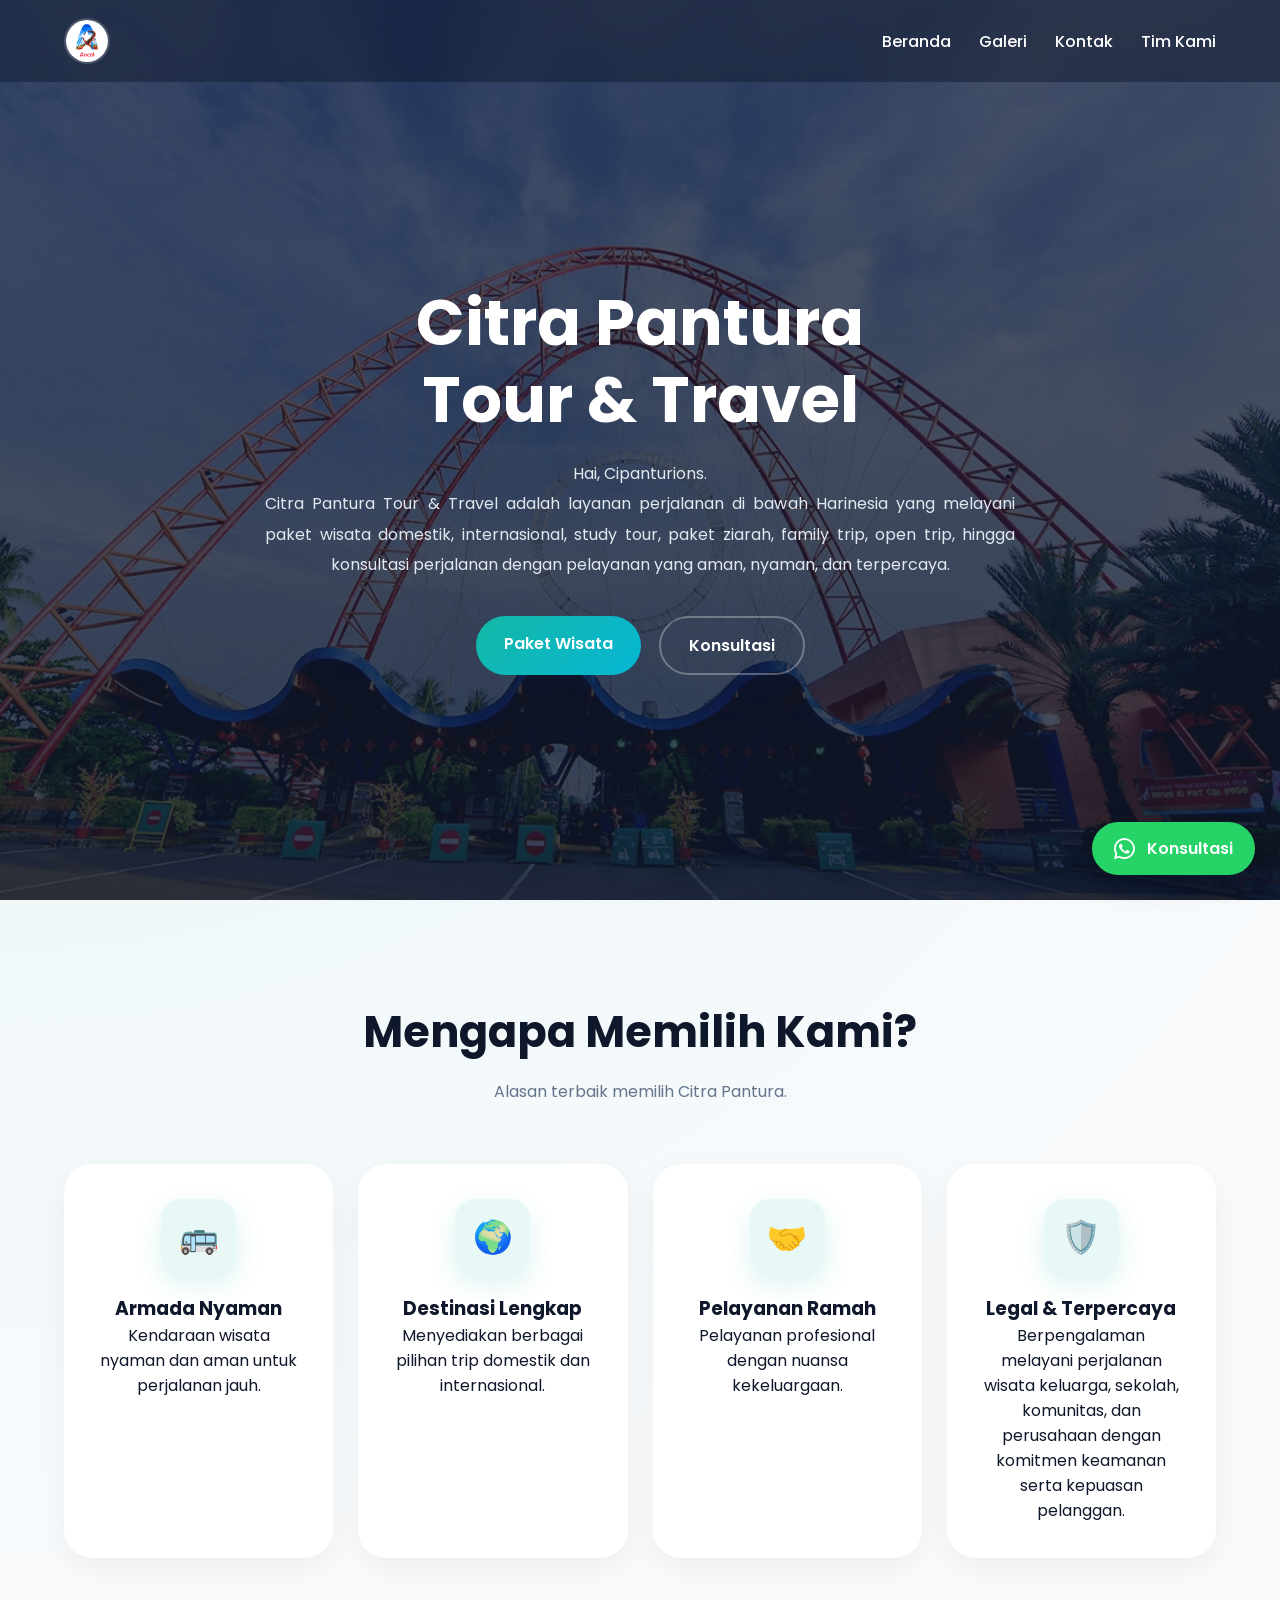
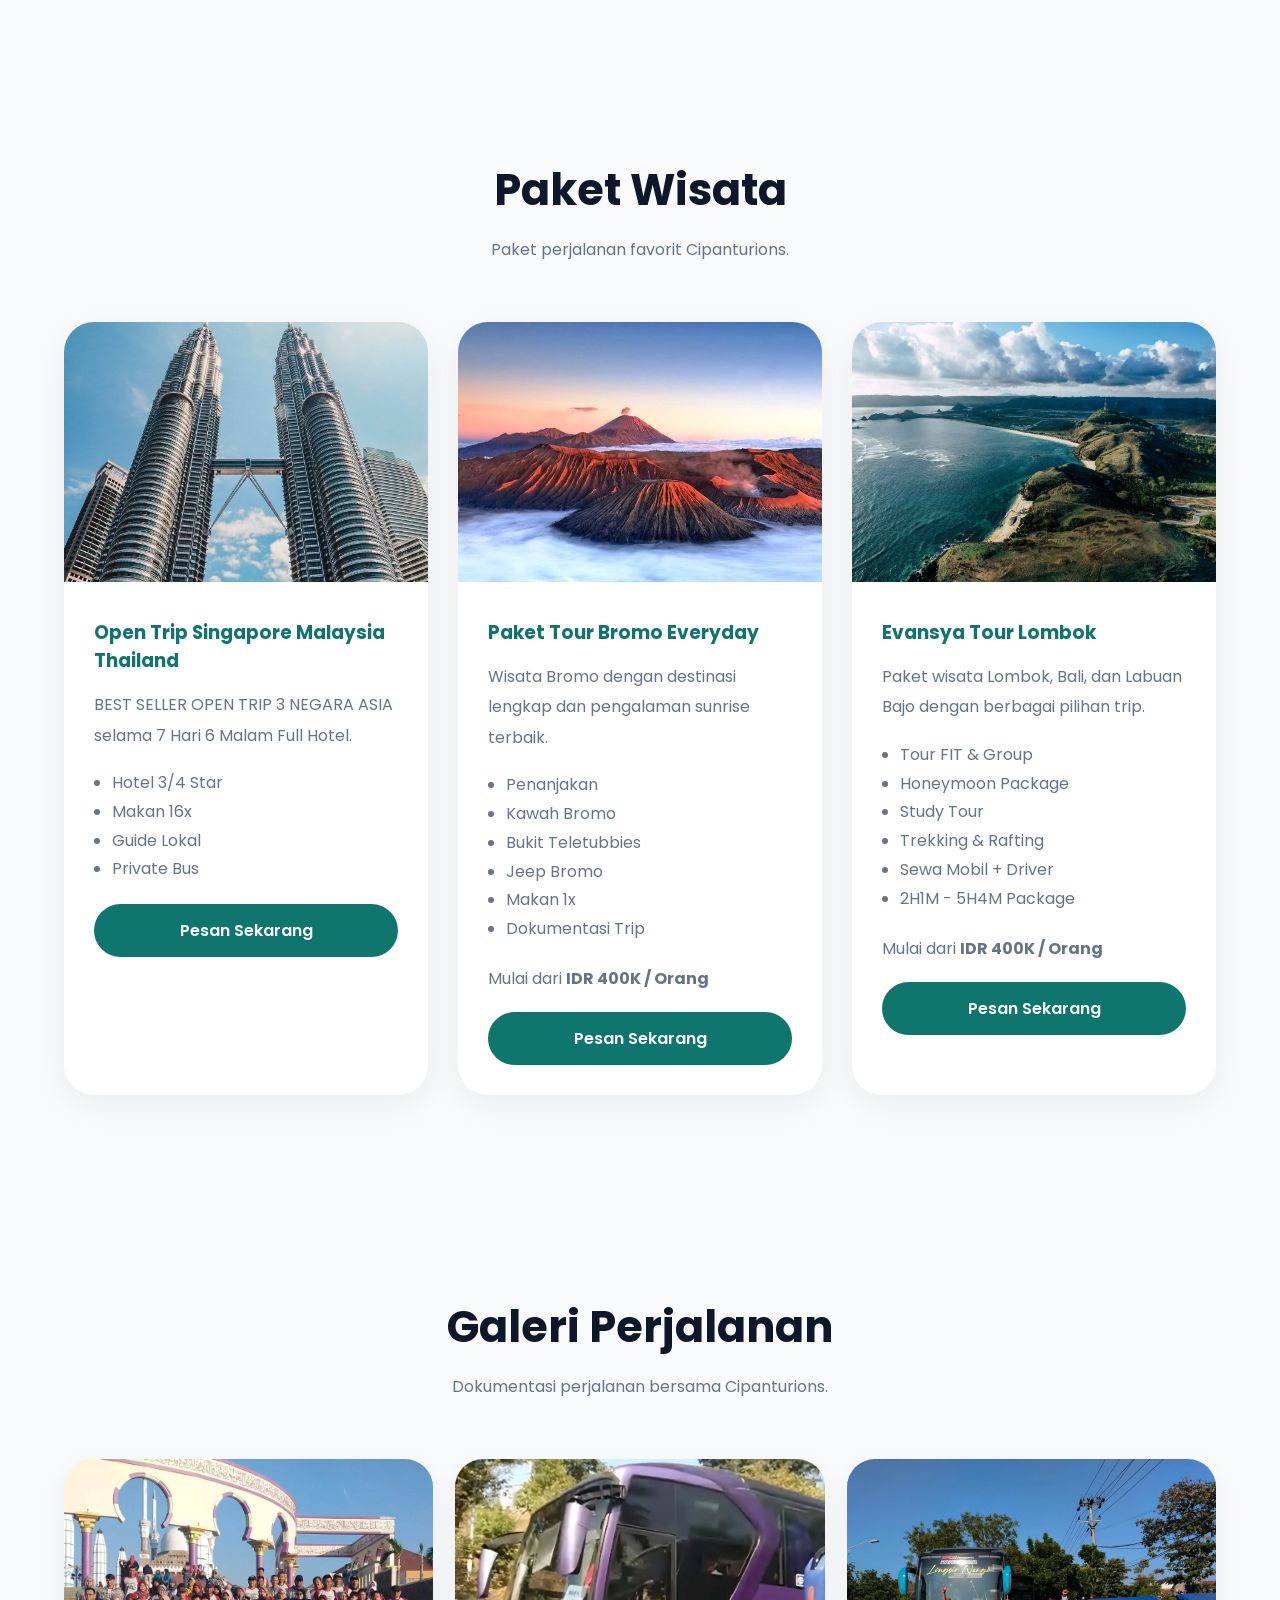
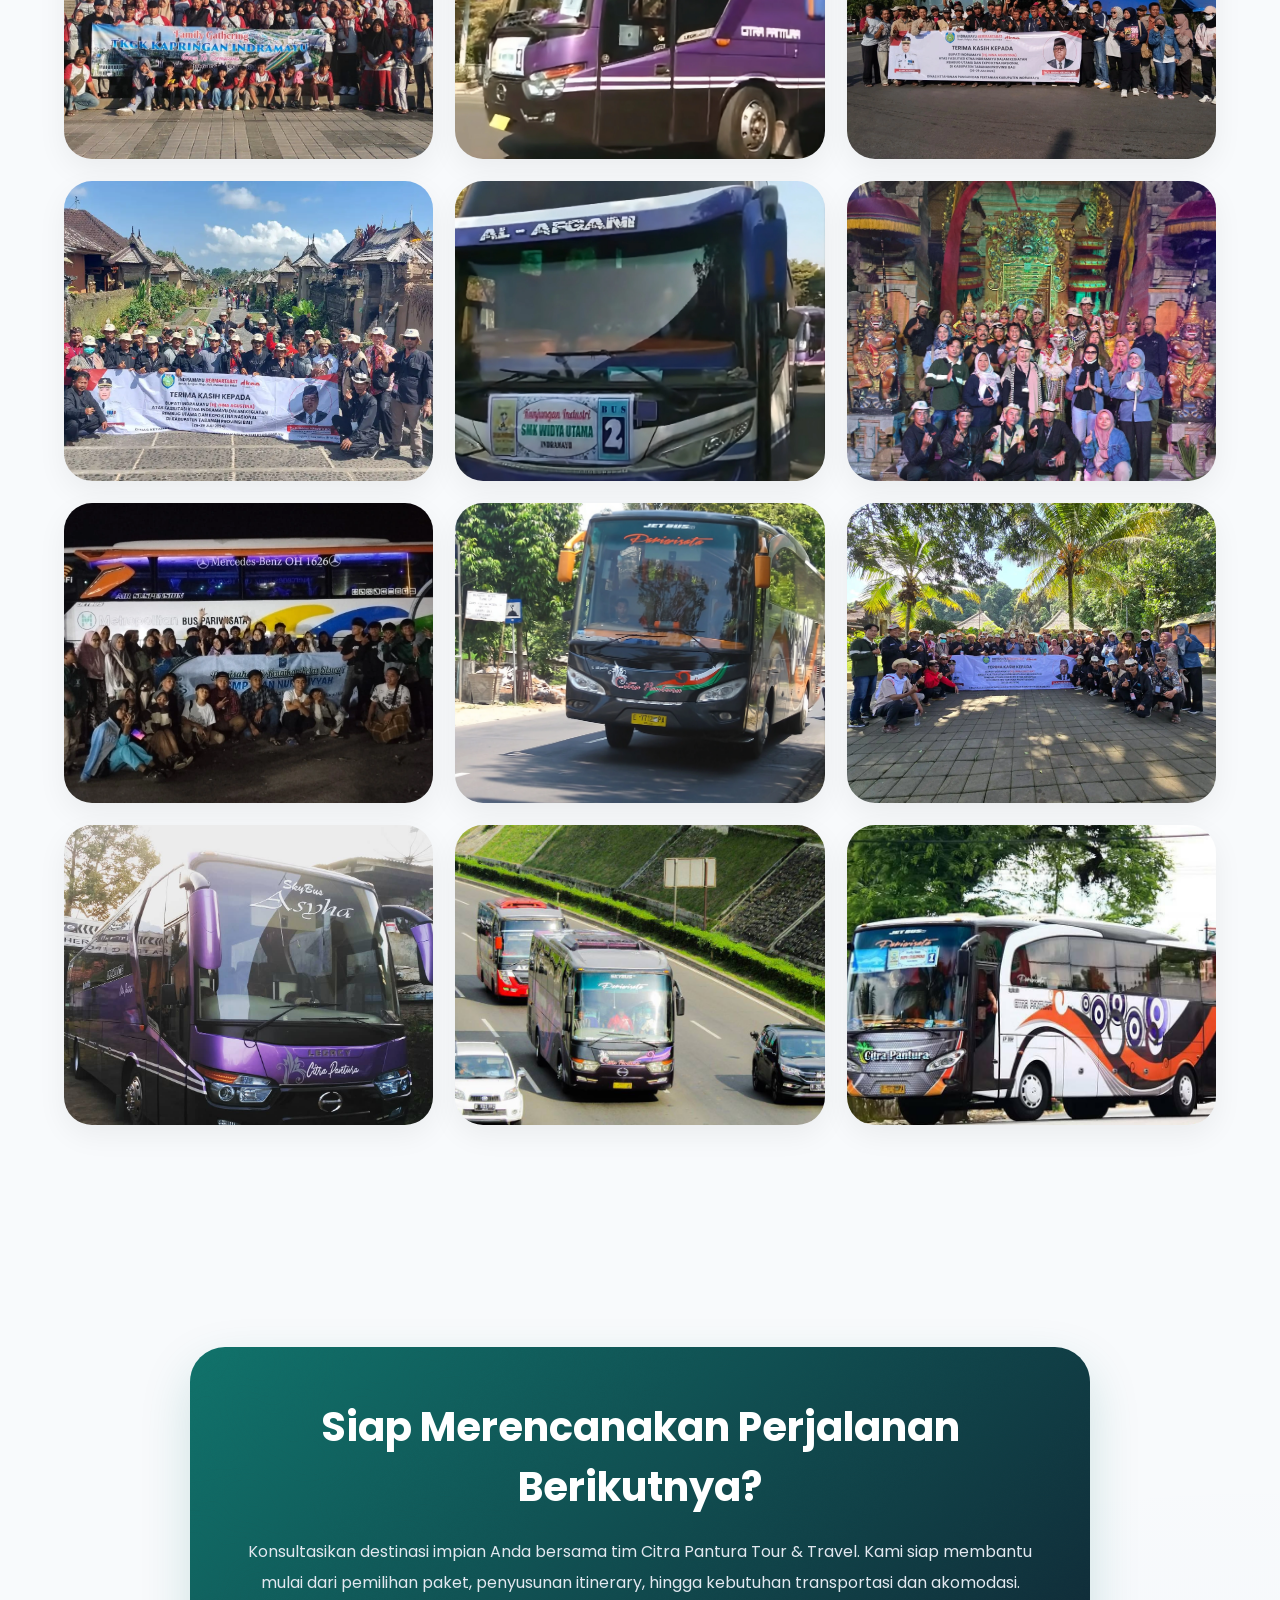
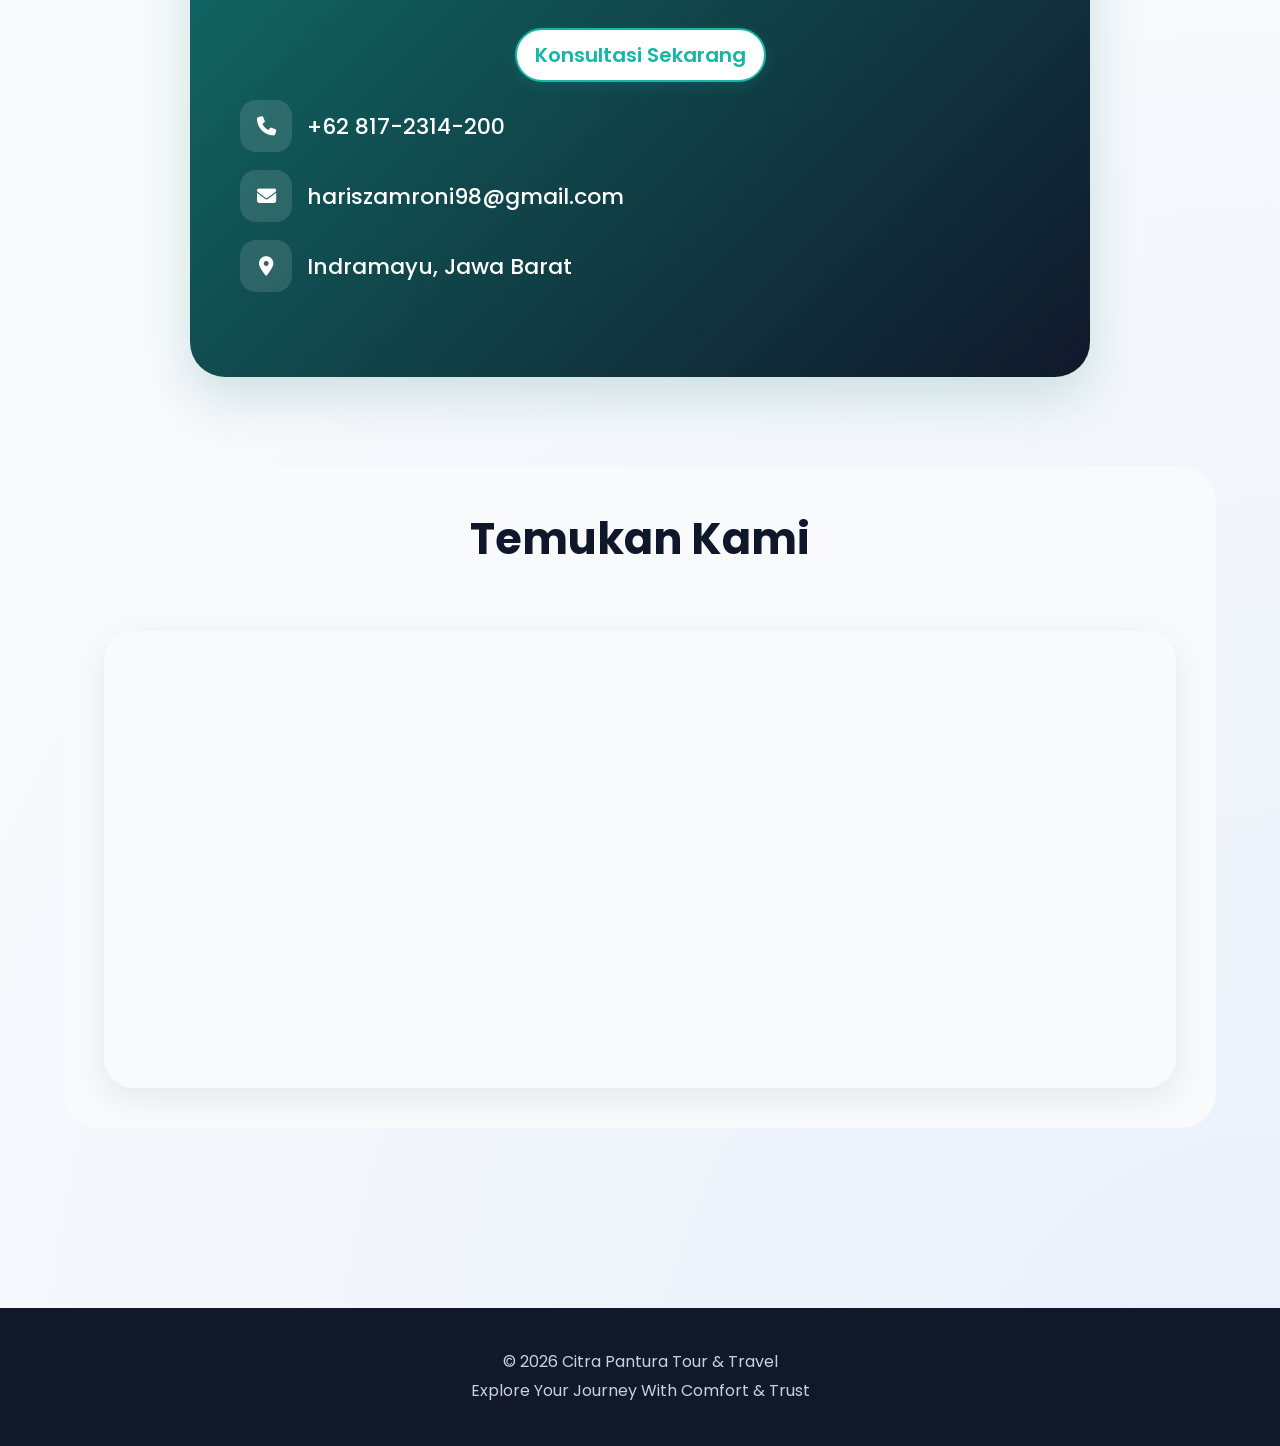
<file: tour&travel/cipan.html>
<!DOCTYPE html>
<html lang="id">


<head>
  <meta 
    charset="UTF-8">
  <meta 
    name="viewport" 
    content="width=device-width, initial-scale=1.0">

  <!-- ================= SEO ================= -->
  <title>
    Citra Pantura Tour & Travel | Paket Wisata, Ziarah, Study Tour & Open Trip Indonesia
  </title>

  <link
    rel="canonical"
    href="https://harinesia.com/tour&travel/cipan.html">

  <meta
    name="description"
    content="Citra Pantura Tour & Travel menghadirkan layanan open trip, family trip, study tour, paket ziarah, wisata domestik, internasional, dan konsultasi perjalanan dengan pelayanan nyaman, aman, dan terpercaya sejak lebih dari 17 tahun.">
  <meta
    name="keywords"
    content="tour travel indramayu, open trip, study tour, family trip, wisata bromo, paket ziarah, citra pantura">
  <meta 
    name="author" 
    content="HaRin">

  <!-- ================= GOOGLE INDEX ================= -->
  <meta 
    name="robots" 
    content="index, follow">

  <!-- ================= THEME COLOR ================= -->
  <meta 
    name="theme-color" 
    content="#0f766e">

  <!-- ================= OPEN GRAPH ================= -->
  <meta 
    property="og:title"
    content="Citra Pantura Tour & Travel">
  <meta 
    property="og:description"
    content="Nikmati pengalaman wisata terbaik bersama Citra Pantura Tour & Travel. Paket wisata domestik, internasional, study tour, family trip, dan konsultasi perjalanan terpercaya.">
  <meta 
    property="og:type" 
    content="website">
  <meta 
    property="og:image"
    content="https://harinesia.com/tour&travel/assets/logocipan.webp">

  <!-- ================= FAVICON ================= -->
  <link
    rel="icon"
    type="image/png"
    sizes="32x32"
    href="assets/favicon-32x32.png">
  <link
    rel="icon"
    type="image/png"
    sizes="16x16"
    href="assets/favicon-16x16.png">
  <link
    rel="icon"
    href="assets/favicon.ico">
  <!-- Apple -->
  <link
    rel="apple-touch-icon"
    sizes="180x180"
    href="assets/apple-touch-icon.png">
  <!-- Android / Chrome -->
  <link
    rel="manifest"
    href="assets/site.webmanifest">
  <meta
    name="theme-color"
    content="#0f766e">

  <!-- ================= PERFORMANCE ================= -->
  <link 
    rel="preconnect"
    href="https://fonts.googleapis.com">
  <link 
    rel="preconnect"
    href="https://fonts.gstatic.com"
    crossorigin>

  <!-- ================= FONT ================= -->
  <link
    href="https://fonts.googleapis.com/css2?family=Poppins:wght@300;400;500;600;700&display=swap"
    rel="stylesheet">

  <!-- ================= ICON ================= -->
  <link 
    rel="stylesheet"
    href="https://cdnjs.cloudflare.com/ajax/libs/font-awesome/6.5.1/css/all.min.css"/>

  <!-- ================= CSS ================= -->
  <link 
    rel="stylesheet" 
    href="cipanstyle.css">

  <script type="application/ld+json">
  {
    "@context":"https://schema.org",
    "@type":"TravelAgency",
    "@id":"https://harinesia.com/tour&travel/cipan.html#travelagency",
    "name":"Citra Pantura Tour & Travel",
    "url":"https://harinesia.com/tour&travel/cipan.html",
    "mainEntityOfPage":"https://harinesia.com/tour&travel/cipan.html",
    "description":"Citra Pantura Tour & Travel merupakan layanan perjalanan di bawah Harinesia yang menyediakan paket wisata domestik, internasional, study tour, family trip, open trip, dan konsultasi perjalanan.",
    "logo":"https://harinesia.com/tour&travel/assets/logocipan.webp",
    "image":"https://harinesia.com/tour&travel/assets/logocipan.webp",
    "telephone":"+62-817-2314-200",
    "parentOrganization":{
      "@id":"https://harinesia.com/#organization"
    },
    
    "address":{
      "@type":"PostalAddress",
      "addressLocality":"Indramayu",
      "addressRegion":"Jawa Barat",
      "addressCountry":"ID"
    },
    
    "sameAs":[
      "https://instagram.com/harinesiagroup/",
      "https://facebook.com/profile.php?id=61550214645407"
    ]
  }
  </script>
</head>


<body>
  <header>
    <!-- NAVBAR -->
    <nav class="navbar">
      <div class="container nav-container">
        <a href="#home" class="logo" aria-label="Citra Pantura Tour & Travel">
          <img
            src="assets/logocipan.webp"
            alt="Logo Citra Pantura Tour & Travel"
            loading="eager">
        </a>

        <ul class="nav-links" id="navLinks">
          <li><a href="#home">Beranda</a></li>
          <li><a href="#gallery">Galeri</a></li>
          <li><a href="#contact">Kontak</a></li>
          <li><a href="../index.html">Tim Kami</a></li>
        </ul>

        <div class="menu-toggle" id="menuToggle">
          ☰
        </div>
      </div>
    </nav>


    <!-- HERO -->
    <section class="hero" id="home">
      <div class="container hero-content">
        <h1>
          Citra Pantura <br> 
          Tour & Travel
        </h1>
        <p class="hero-text">
          Hai, Cipanturions.<br>
          Citra Pantura Tour & Travel adalah layanan perjalanan di bawah Harinesia yang melayani paket wisata domestik, 
          internasional, study tour, paket ziarah, family trip, open trip, hingga konsultasi perjalanan dengan pelayanan yang aman, nyaman, dan terpercaya.
        </p>
        <div class="hero-btns">
          <a href="#packages" class="hero-btn primary-btn">
            Paket Wisata
          </a>
          <a href="#contact" class="hero-btn secondary-btn">
            Konsultasi
          </a>
        </div>
      </div>
    </section>
  </header>


  <main>
    <!-- WHY US -->
    <section class="section" id="why-us">
      <div class="container">
        <div class="section-title">
          <h2>Mengapa Memilih Kami?</h2>
          <p>Alasan terbaik memilih Citra Pantura.</p>
        </div>

        <div class="features-grid">
          <article class="feature-card">
            <div class="feature-icon">🚌</div>
            <h3>Armada Nyaman</h3>
            <p>Kendaraan wisata nyaman dan aman untuk perjalanan jauh.</p>
          </article>

          <article class="feature-card">
            <div class="feature-icon">🌍</div>
            <h3>Destinasi Lengkap</h3>
            <p>Menyediakan berbagai pilihan trip domestik dan internasional.</p>
          </article>

          <article class="feature-card">
            <div class="feature-icon">🤝</div>
            <h3>Pelayanan Ramah</h3>
            <p>Pelayanan profesional dengan nuansa kekeluargaan.</p>
          </article>

          <article class="feature-card">
            <div class="feature-icon">🛡️</div>
            <h3>Legal & Terpercaya</h3>
            <p>Berpengalaman melayani perjalanan wisata keluarga, sekolah, komunitas, dan perusahaan dengan komitmen keamanan serta kepuasan pelanggan.</p>
          </article>
        </div>
      </div>
    </section>


    <!-- PACKAGES -->
    <section class="section" id="packages">
      <div class="container">
        <div class="section-title">
          <h2>Paket Wisata</h2>
          <p>Paket perjalanan favorit Cipanturions.</p>
        </div>


        <!-- CARD -->
        <div class="package-detail">
          <article class="trip-card">
            <figure>
              <img
              src="assets/menarakembarmalaysia.webp"
              alt="Open Trip Singapore Malaysia Thailand"
              loading="lazy">
            </figure>
            <div class="trip-content">
              <h3>Open Trip Singapore Malaysia Thailand</h3>
              <p>
                BEST SELLER OPEN TRIP 3 NEGARA ASIA
                selama 7 Hari 6 Malam Full Hotel.
              </p>
              <ul>
                <li>Hotel 3/4 Star</li>
                <li>Makan 16x</li>
                <li>Guide Lokal</li>
                <li>Private Bus</li>
              </ul>
              <a href="https://forms.gle/CbEb4kg8FegdarcPA"
              target="_blank"
              rel="noopener noreferrer"
              class="trip-btn">
                Pesan Sekarang
              </a>
            </div>
          </article>

          <article class="trip-card">
            <figure>
              <img src="assets/bromo.webp"
              alt="Open Trip Singapore Malaysia Thailand"
              loading="lazy">
            </figure>
            <div class="trip-content">
              <h3>Paket Tour Bromo Everyday</h3>
              <p>
                Wisata Bromo dengan destinasi lengkap
                dan pengalaman sunrise terbaik.
              </p>
            <ul>
              <li>Penanjakan</li>
              <li>Kawah Bromo</li>
              <li>Bukit Teletubbies</li>
              <li>Jeep Bromo</li>
              <li>Makan 1x</li>
              <li>Dokumentasi Trip</li>
            </ul>
            <p>
              Mulai dari <b>IDR 400K / Orang</b>
            </p>
            <a href="https://forms.gle/CbEb4kg8FegdarcPA"
            target="_blank"
            rel="noopener noreferrer"
            class="trip-btn">
              Pesan Sekarang
            </a>
            </div>
          </article>

          <article class="trip-card">
            <figure>
              <img src="assets/lombok.webp"
              alt="Open Trip Singapore Malaysia Thailand"
              loading="lazy">
            </figure>
            <div class="trip-content">
              <h3>Evansya Tour Lombok</h3>
              <p>
                Paket wisata Lombok, Bali,
                dan Labuan Bajo dengan berbagai pilihan trip.
              </p>
            <ul>
              <li>Tour FIT & Group</li>
              <li>Honeymoon Package</li>
              <li>Study Tour</li>
              <li>Trekking & Rafting</li>
              <li>Sewa Mobil + Driver</li>
              <li>2H1M - 5H4M Package</li>
            </ul>
            <p>
              Mulai dari <b>IDR 400K / Orang</b>
            </p>
            <a href="https://forms.gle/CbEb4kg8FegdarcPA"
            target="_blank"
            rel="noopener noreferrer"
            class="trip-btn">
              Pesan Sekarang
            </a>
            </div>
          </article>
        </div>
      </div>
    </section>


    <!-- GALLERY -->
    <section class="section" id="gallery">
      <div class="container">
        <div class="section-title">
          <h2>Galeri Perjalanan</h2>
          <p>Dokumentasi perjalanan bersama Cipanturions.</p>
        </div>
        <div class="gallery-row">
          <figure class="gallery-item">
            <img
              src="assets/dokum4.webp"
              alt="Citra Pantura Tour & Travel Gallery"
              loading="lazy">
          </figure>
          <figure class="gallery-item">
            <img
              src="assets/cipan1.webp"
              alt="Citra Pantura Tour & Travel Gallery"
              loading="lazy">
          </figure>
          <figure class="gallery-item">
            <img
              src="assets/dokum5.webp"
              alt="Citra Pantura Tour & Travel Gallery"
              loading="lazy">
          </figure>
        </div>

        <div class="gallery-row">
          <figure class="gallery-item">
            <img
              src="assets/dokum1.webp"
              alt="Citra Pantura Tour & Travel Gallery"
              loading="lazy">
          </figure>
          <figure class="gallery-item">
            <img
              src="assets/cipan2.webp"
              alt="Citra Pantura Tour & Travel Gallery"
              loading="lazy">
          </figure>
          <figure class="gallery-item">
            <img
              src="assets/dokum3.webp"
              alt="Citra Pantura Tour & Travel Gallery"
              loading="lazy">
          </figure>
        </div>

        <div class="gallery-row">
          <figure class="gallery-item">
            <img
              src="assets/dokum2.webp"
              alt="Citra Pantura Tour & Travel Gallery"
              loading="lazy">
          </figure>
          <figure class="gallery-item">
            <img
              src="assets/cipan3.webp"
              alt="Citra Pantura Tour & Travel Gallery"
              loading="lazy">
          </figure>
          <figure class="gallery-item">
            <img
              src="assets/dokum6.webp"
              alt="Citra Pantura Tour & Travel Gallery"
              loading="lazy">
          </figure>
        </div>

        <div class="gallery-row">
          <figure class="gallery-item">
            <img
              src="assets/cipan4.webp"
              alt="Citra Pantura Tour & Travel Gallery"
              loading="lazy">
          </figure>
          <figure class="gallery-item">
            <img
              src="assets/cipan5.webp"
              alt="Citra Pantura Tour & Travel Gallery"
              loading="lazy">
          </figure>
          <figure class="gallery-item">
            <img
              src="assets/cipan6.webp"
              alt="Citra Pantura Tour & Travel Gallery"
              loading="lazy">
          </figure>
        </div>
      </div>
    </section>


    <!-- CONTACT -->
    <section class="section" id="contact">
      <div class="container">
        <div class="contact-box">
          <h2>Siap Merencanakan Perjalanan Berikutnya?</h2>
          <p>
            Konsultasikan destinasi impian Anda bersama tim Citra Pantura Tour & Travel. 
            Kami siap membantu mulai dari pemilihan paket, penyusunan itinerary, 
            hingga kebutuhan transportasi dan akomodasi.
          </p>

          <div class="contact-info">
            <a href="https://forms.gle/Y1MC91adw7zzU7ih7"
            target="_blank"
            rel="noopener noreferrer"
            class="contact-btn">
            Konsultasi Sekarang
            </a>

            <a href="tel:+628172314200" 
            class="contact-item">
              <div class="contact-icon">
                <i class="fas fa-phone"></i>
              </div>
              <span>+62 817-2314-200</span>
            </a>

            <a href="mailto:hariszamroni98@gmail.com"
            class="contact-item">
              <div class="contact-icon">
                <i class="fas fa-envelope"></i>
              </div>
              <span>hariszamroni98@gmail.com</span>
            </a>
        
            <a href="#location-map"
            class="contact-item">
              <div class="contact-icon">
                <i class="fas fa-location-dot"></i>
              </div>
              <span>Indramayu, Jawa Barat</span>
            </a>
        </div>
      </div>

      <!-- LOCATION -->
      <div class="location-section" id="location-map">
        <div class="section-title">
          <h2>Temukan Kami</h2>
        </div>
        <div class="map">
          <iframe
            src="https://www.google.com/maps/embed?pb=!1m18!1m12!1m3!1d3965.6582718441523!2d108.3351025735557!3d-6.308547361734516!2m3!1f0!2f0!3f0!3m2!1i1024!2i768!4f13.1!3m3!1m2!1s0x2e6ebd2fc18d177b%3A0x8f730f4269452c00!2sAgen%20Tiket%20CITRA%20PANTURA%20%7C%20Paket%20Wisata%20Murah!5e0!3m2!1sid!2sid!4v1779070839103!5m2!1sid!2sid"
            loading="lazy"
            allowfullscreen
            referrerpolicy="no-referrer-when-downgrade"
            title="Lokasi Citra Pantura Tour & Travel">
          </iframe>
        </div>
      </div>
    </section>


    <!-- ================= FLOATING WHATSAPP ================= -->
    <a href="https://wa.me/628172314200"
      target="_blank"
      rel="noopener noreferrer"
      class="floating-wa"
      aria-label="WhatsApp"
      title="Hubungi di WhatsApp">
      <i class="fab fa-whatsapp"></i>
      <span>
        Konsultasi
      </span>
    </a>
  </main>


  <!-- ================= FOOTER ================= -->
  <footer>
    <p>
      © 2026 Citra Pantura Tour & Travel <br>
      Explore Your Journey With Comfort & Trust
    </p>
  </footer>

  
  <!-- ================= JAVASCRIPT ================= -->
  <script src="cipanscript.js"></script>

  
</body>
</html>
</file>
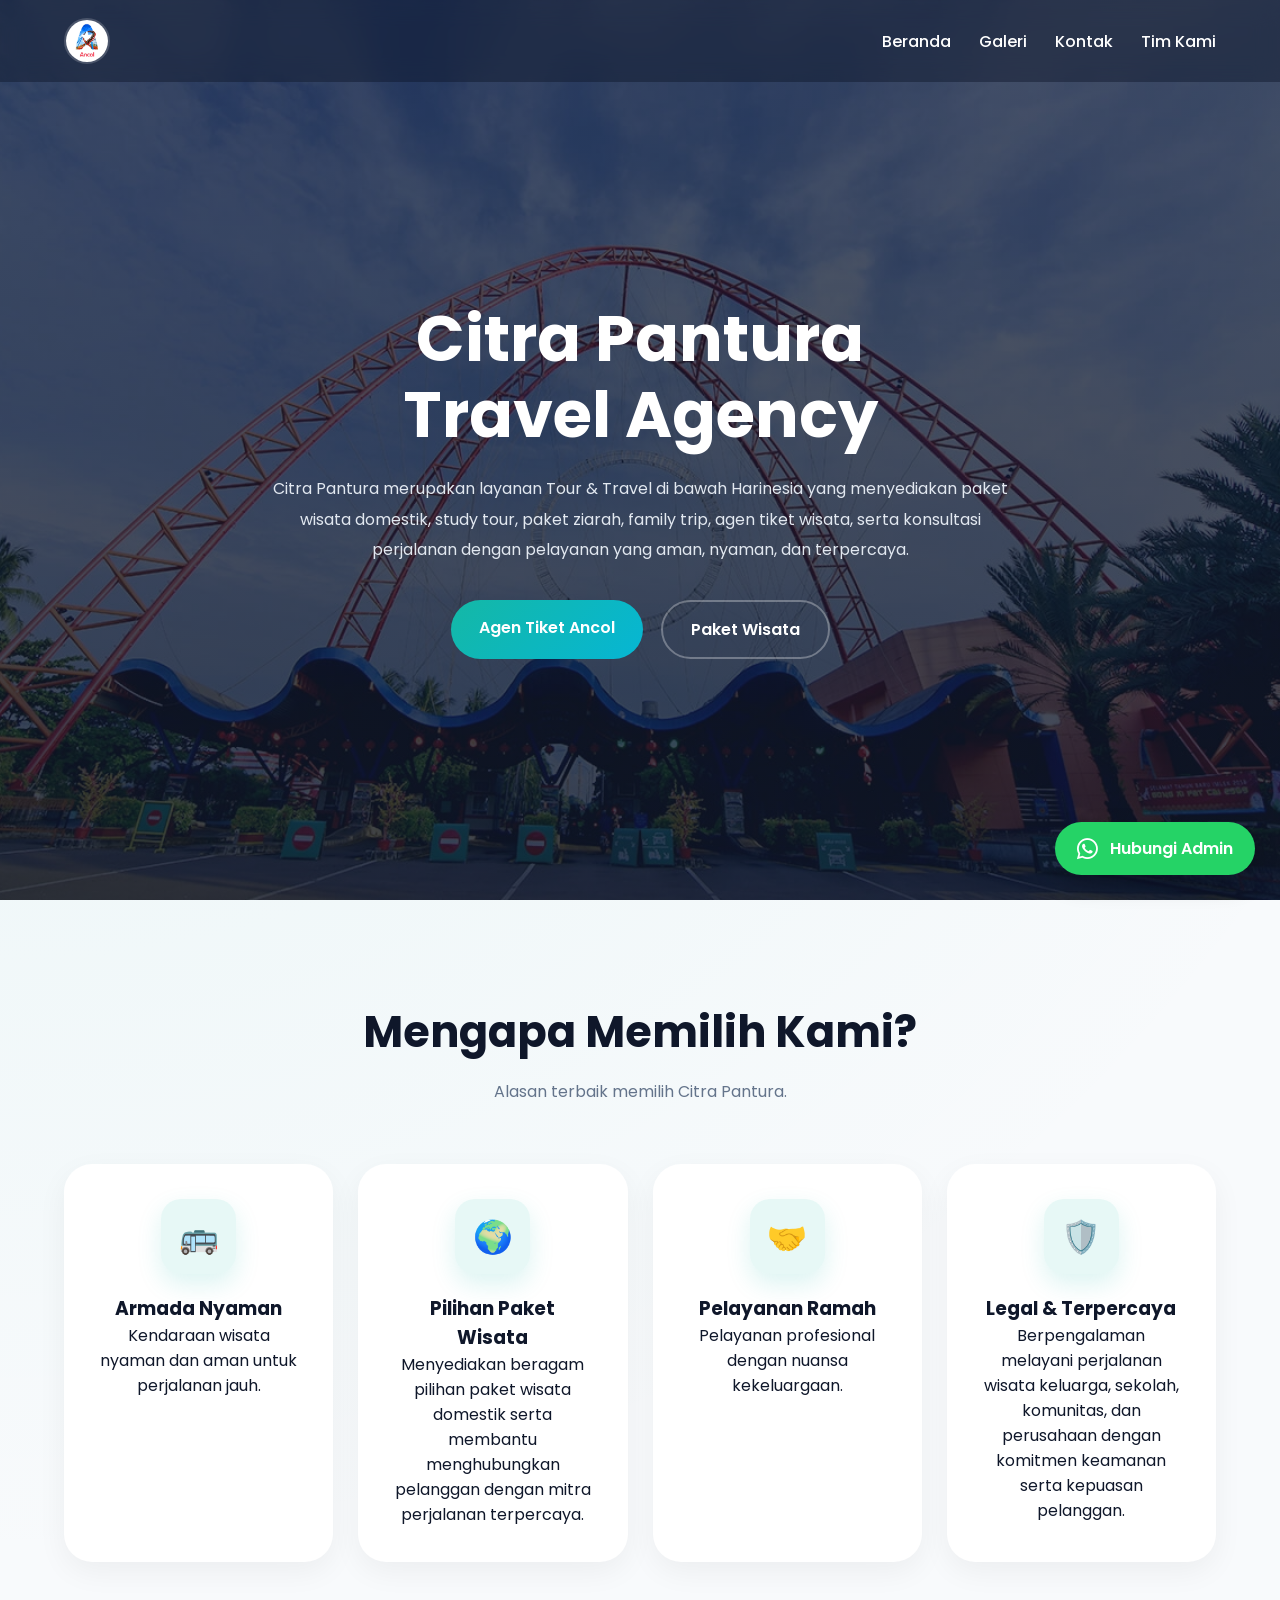
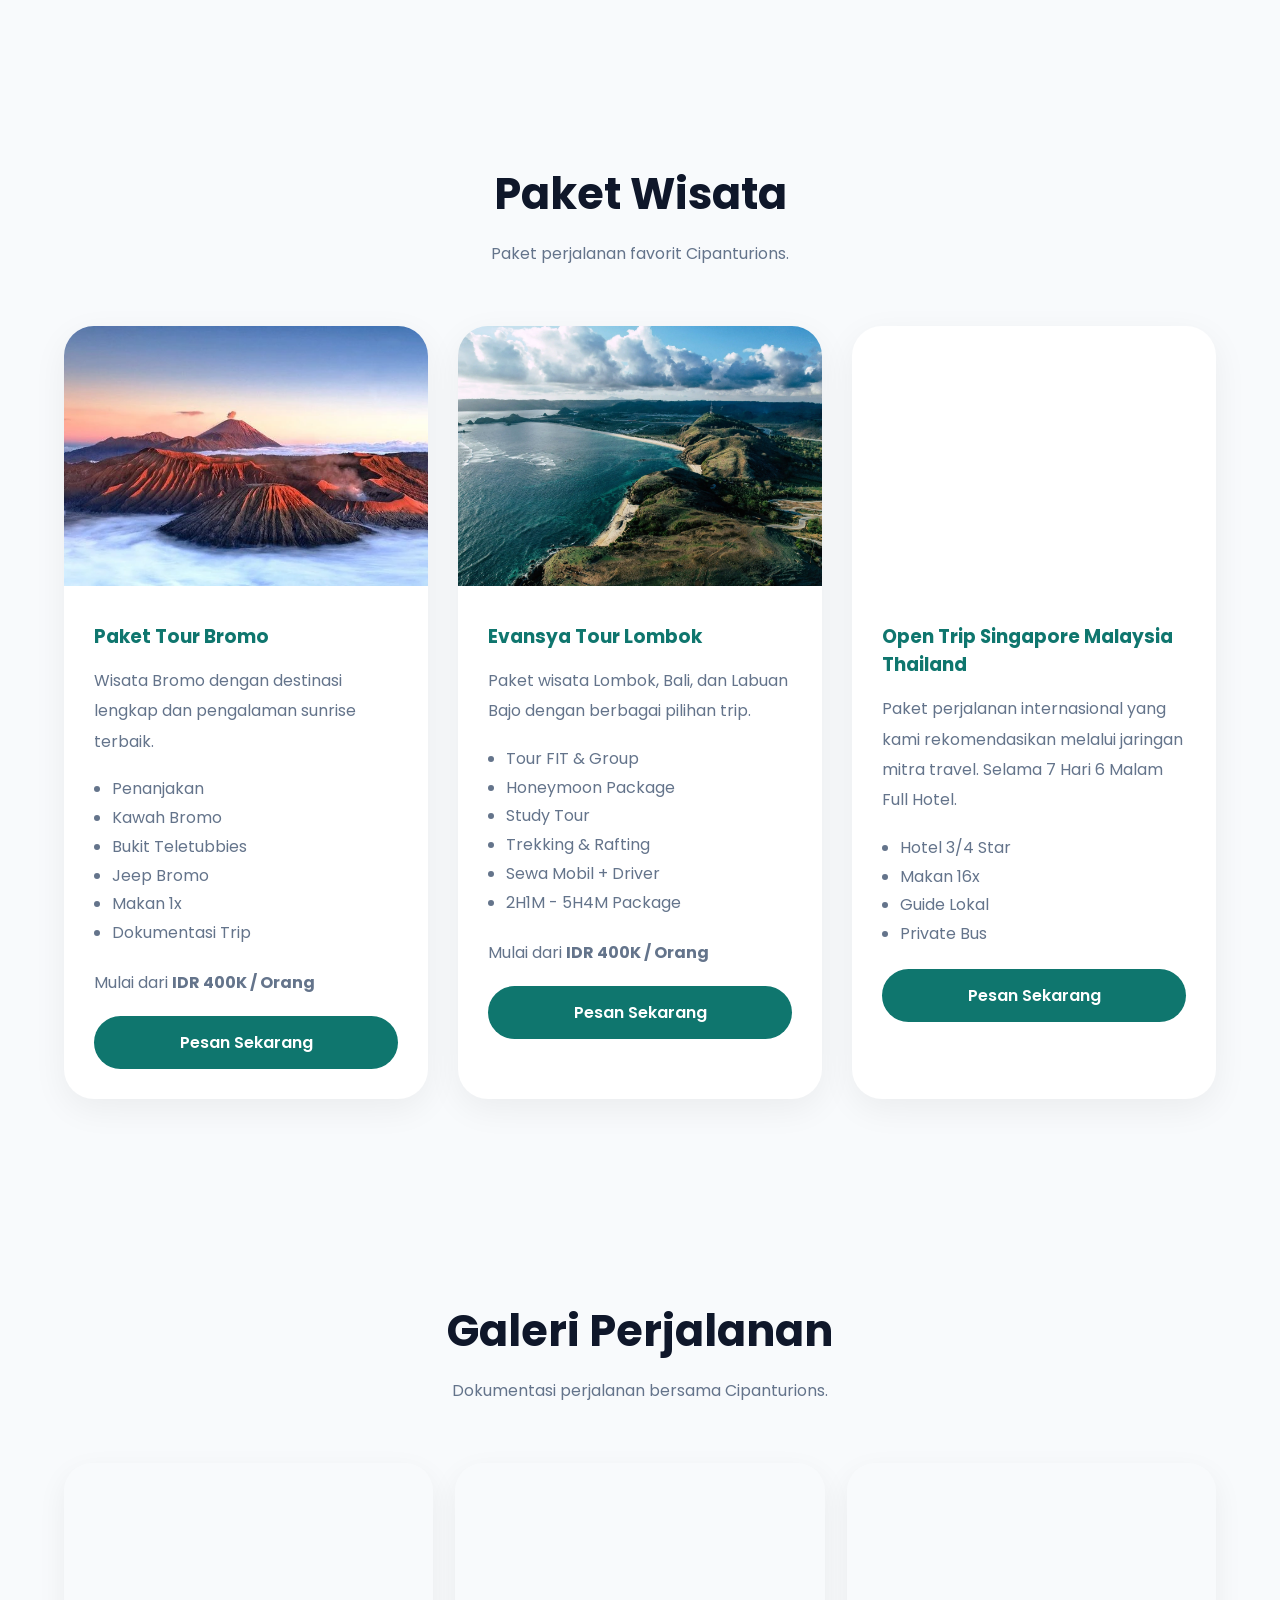
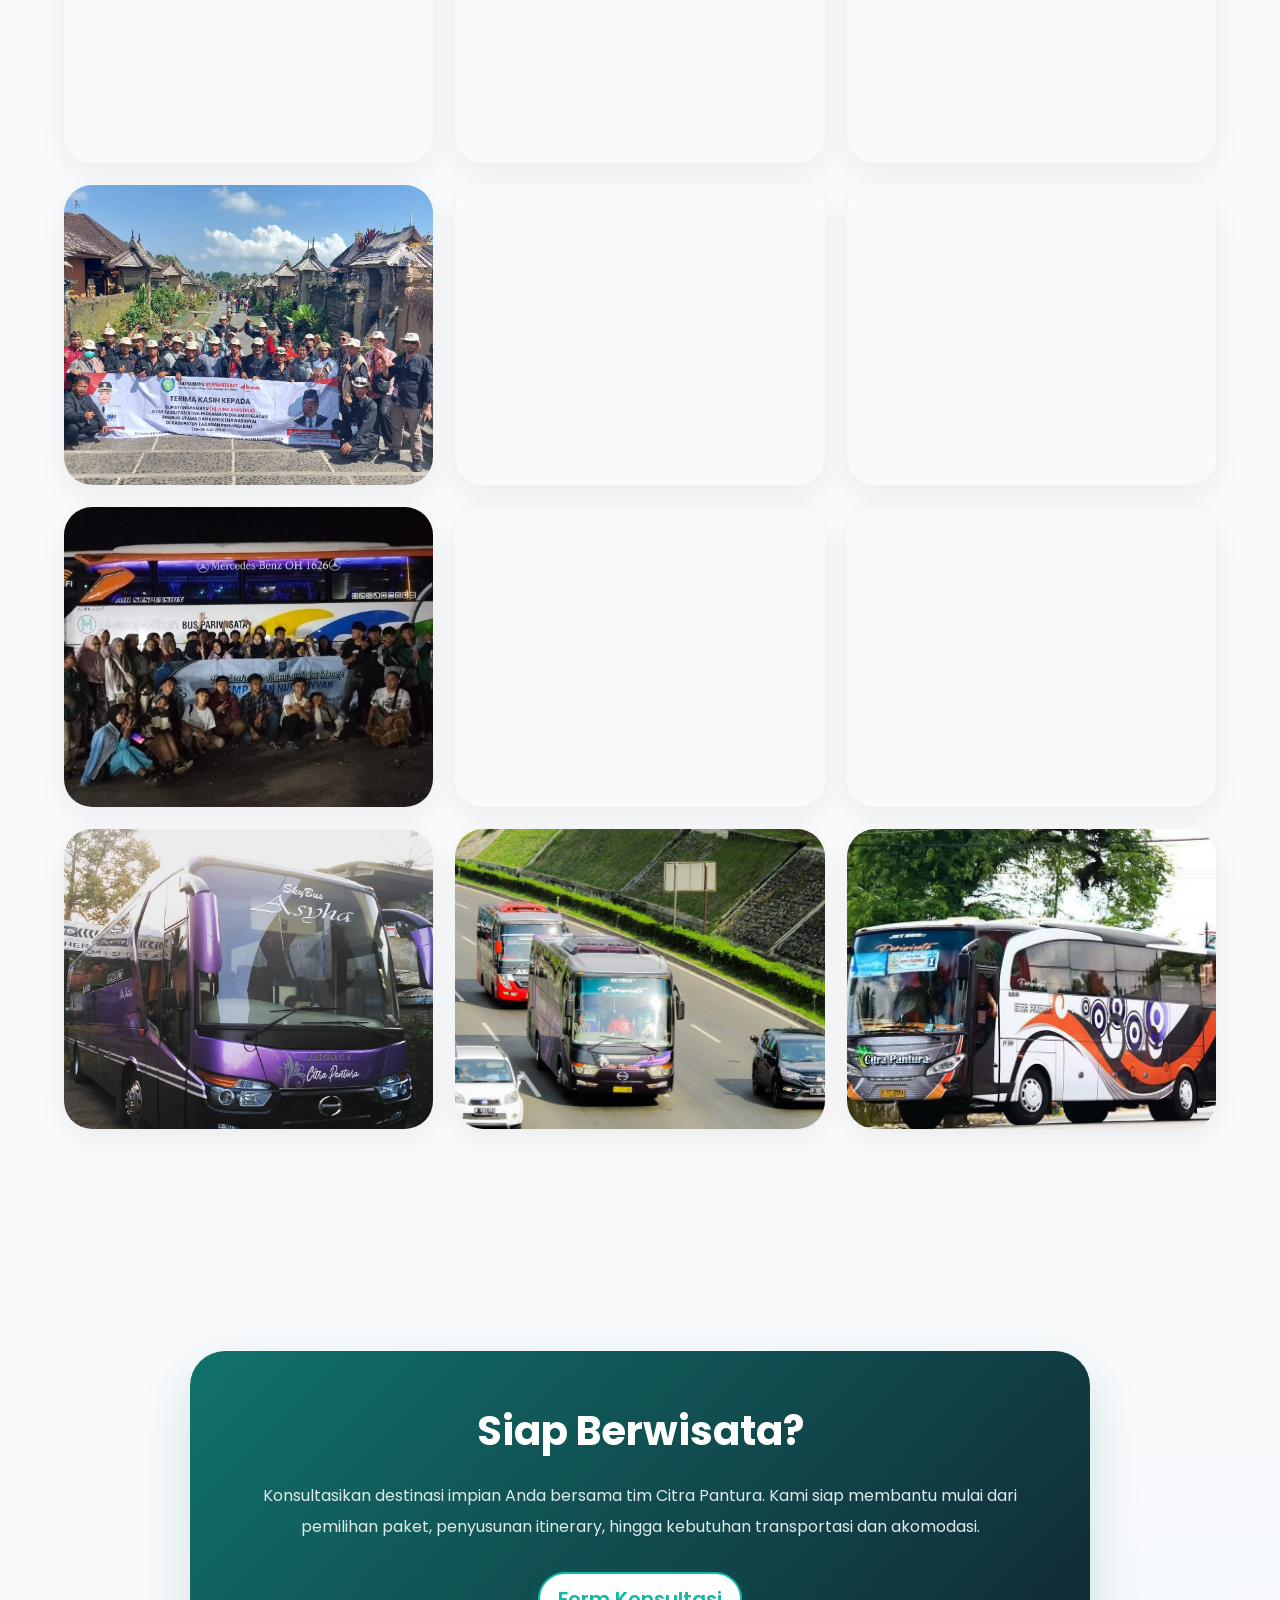
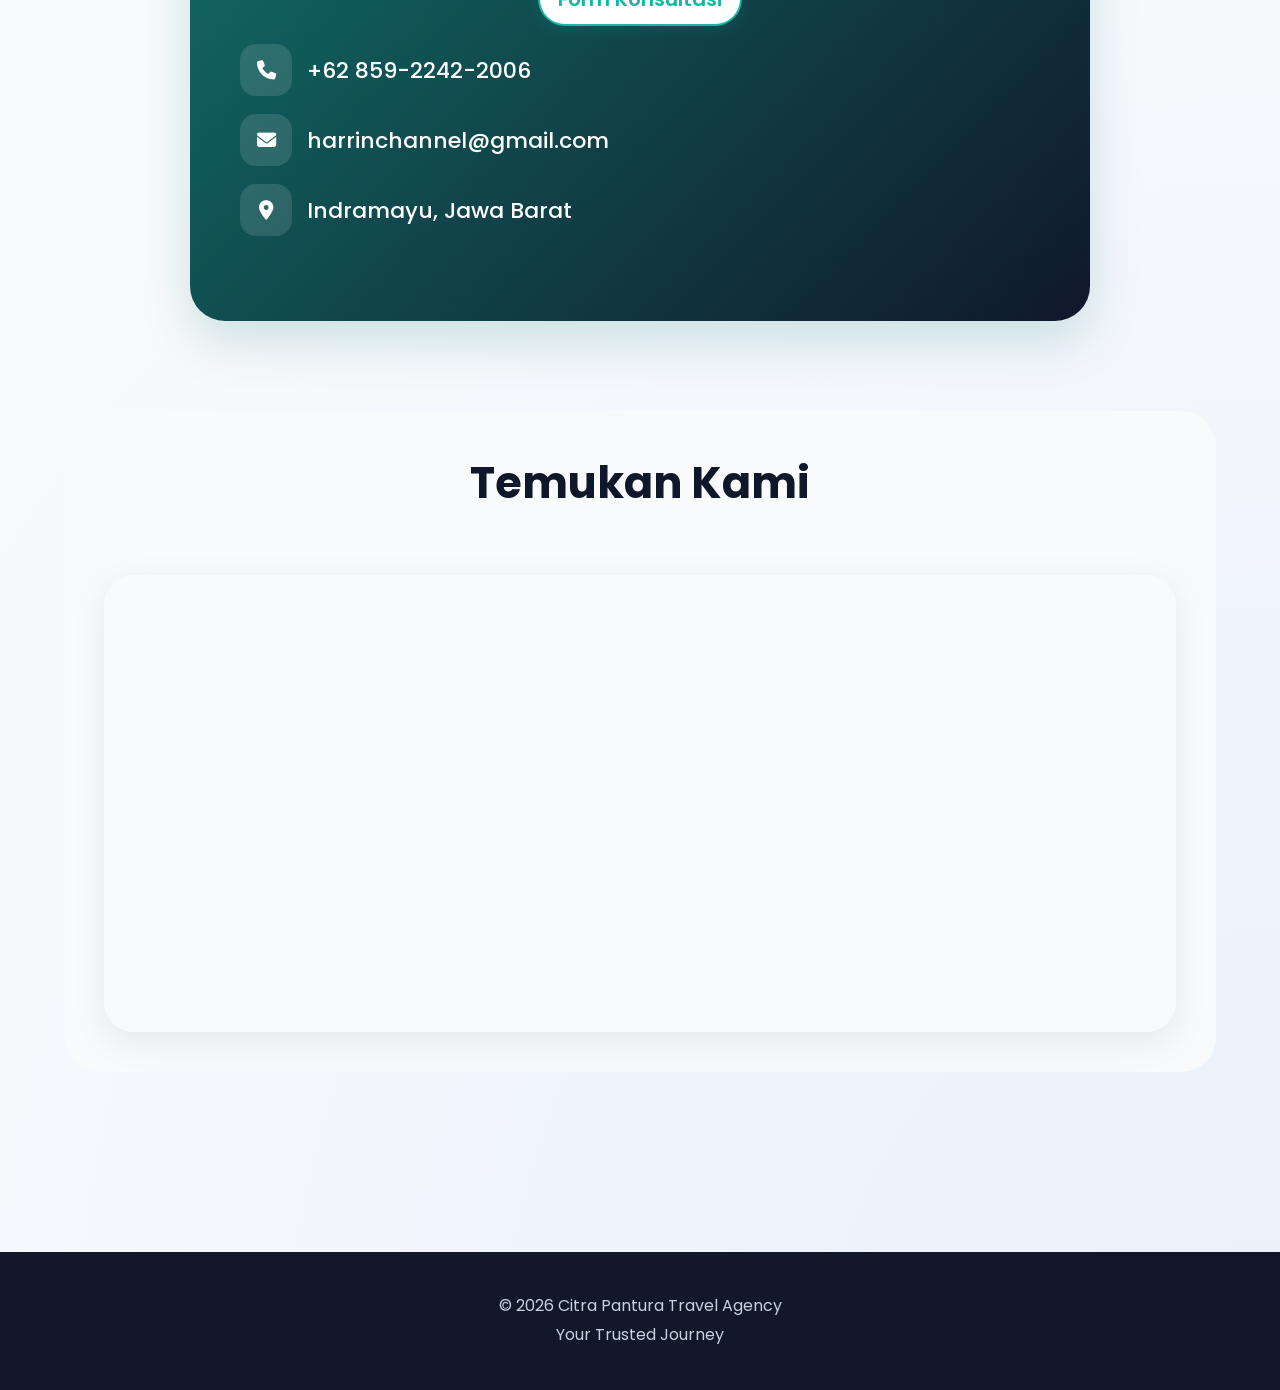
<file: tourtravel/cipan.html>
<!DOCTYPE html>
<html lang="id">


<head>
  <meta 
    charset="UTF-8">
  <meta 
    name="viewport" 
    content="width=device-width, initial-scale=1.0">

  <!-- ================= SEO ================= -->
  <title>
    Agen Tiket Citra Pantura | Paket Wisata, Ziarah, Study Tour & Open Trip Indonesia
  </title>

  <link
    rel="canonical"
    href="https://harinesia.com/tourtravel/cipan.html">

  <meta
    name="description"
    content="Citra Pantura menghadirkan layanan paket wisata domestik, study tour, paket ziarah, family trip, agen tiket wisata, serta konsultasi perjalanan dengan pelayanan yang aman, nyaman, dan terpercaya.">
  <meta
    name="keywords"
    content="agen tiket ancol indramayu, open trip, study tour, family trip, wisata bromo, paket ziarah, citra pantura">
  <meta 
    name="author" 
    content="HaRin">

  <!-- ================= GOOGLE INDEX ================= -->
  <meta 
    name="robots" 
    content="index, follow">

  <!-- ================= THEME COLOR ================= -->
  <meta 
    name="theme-color" 
    content="#0f766e">

  <!-- ================= OPEN GRAPH ================= -->
  <meta 
    property="og:title"
    content="Agen Tiket Citra Pantura">
  <meta 
    property="og:description"
    content="Nikmati pengalaman wisata terbaik bersama Citra Pantura. Paket wisata domestik, study tour, family trip, dan agen tiket wisata hingga konsultasi perjalanan terpercaya.">
  <meta 
    property="og:type" 
    content="website">
  <meta
    property="og:url"
    content="https://harinesia.com/tourtravel/cipan.html">
  <meta
    property="og:site_name"
    content="Harinesia">
  <meta 
    property="og:image"
    content="https://harinesia.com/assets/favicon.webp">
  <meta
    property="og:locale"
    content="id_ID">

  <!-- ================= FAVICON ================= -->
  <link rel="icon" href="/favicon.ico" sizes="any">
  <link rel="icon"
        type="image/png"
        sizes="32x32"
        href="/assets/favicon-32x32.png">
  <link rel="icon"
        type="image/png"
        sizes="16x16"
        href="/assets/favicon-16x16.png">
  <link rel="apple-touch-icon"
        sizes="180x180"
        href="/assets/apple-touch-icon.png">
  <link rel="manifest"
        href="/site.webmanifest">
  <meta
    name="theme-color"
    content="#0f766e">

  <!-- ================= PERFORMANCE ================= -->
  <link 
    rel="preconnect"
    href="https://fonts.googleapis.com">
  <link 
    rel="preconnect"
    href="https://fonts.gstatic.com"
    crossorigin>

  <!-- ================= FONT ================= -->
  <link
    href="https://fonts.googleapis.com/css2?family=Poppins:wght@300;400;500;600;700&display=swap"
    rel="stylesheet">

  <!-- ================= ICON ================= -->
  <link 
    rel="stylesheet"
    href="https://cdnjs.cloudflare.com/ajax/libs/font-awesome/6.5.1/css/all.min.css"/>

  <!-- ================= CSS ================= -->
  <link 
    rel="stylesheet" 
    href="cipanstyle.css">

  <script type="application/ld+json">
  {
    "@context":"https://schema.org",
    "@type":"TravelAgency",
    "@id":"https://harinesia.com/tourtravel/cipan.html#travelagency",
    "name":"Agen Tiket Citra Pantura",
    "url":"https://harinesia.com/tourtravel/cipan.html",
    "mainEntityOfPage":"https://harinesia.com/tourtravel/cipan.html",
    "description":"Citra Pantura merupakan layanan perjalanan di bawah Harinesia yang menyediakan paket wisata domestik, study tour, paket ziarah, family trip, agen tiket wisata, serta konsultasi perjalanan.",
    "logo":"https://harinesia.com/tourtravel/assets/logocipan.webp",
    "image":"https://harinesia.com/tourtravel/assets/logocipan.webp",
    
    "telephone":[
      "+628172314200",
      "+6285922422006"
    ],

    "parentOrganization":{
      "@id":"https://harinesia.com/#organization"
    },
    
    "address":{
      "@type":"PostalAddress",
      "addressLocality":"Indramayu",
      "addressRegion":"Jawa Barat",
      "addressCountry":"ID"
    },
    
    "sameAs":[
      "https://instagram.com/harinesiagroup/",
      "https://facebook.com/profile.php?id=61550214645407"
    ]
  }
  </script>
</head>


<body>
  <header>
    <!-- NAVBAR -->
    <nav class="navbar">
      <div class="container nav-container">
        <a href="#home" class="logo" aria-label="Citra Pantura Tour & Travel">
          <img
            src="assets/logocipan.webp"
            alt="Logo Citra Pantura Tour & Travel"
            loading="eager">
        </a>

        <ul class="nav-links" id="navLinks">
          <li><a href="#home">Beranda</a></li>
          <li><a href="#gallery">Galeri</a></li>
          <li><a href="#contact">Kontak</a></li>
          <li><a href="../index.html">Tim Kami</a></li>
        </ul>

        <div class="menu-toggle" id="menuToggle">
          ☰
        </div>
      </div>
    </nav>


    <!-- HERO -->
    <section class="hero" id="home">
      <div class="container hero-content">
        <h1>
          Citra Pantura <br> 
          Travel Agency
        </h1>
        <p class="hero-text">
          Citra Pantura merupakan layanan Tour & Travel di bawah Harinesia yang menyediakan paket wisata domestik, study tour, paket ziarah, family trip, 
          agen tiket wisata, serta konsultasi perjalanan dengan pelayanan yang aman, nyaman, dan terpercaya.
        </p>
        <div class="hero-btns">
          <a href="https://wa.me/628172314200?text=Halo%20Pak%20Haris,%0ASaya%20tertarik%20dengan%20layanan%20Tour%20%26%20Travel.%20Mohon%20informasi%20mengenai%20paket%20wisata%20yang%20tersedia."
            target="_blank"
            rel="noopener noreferrer"
            class="hero-btn primary-btn">
            Agen Tiket Ancol
          </a>
          <a href="#packages" class="hero-btn secondary-btn">
            Paket Wisata
          </a>
        </div>
      </div>
    </section>
  </header>


  <main>
    <!-- WHY US -->
    <section class="section" id="why-us">
      <div class="container">
        <div class="section-title">
          <h2>Mengapa Memilih Kami?</h2>
          <p>Alasan terbaik memilih Citra Pantura.</p>
        </div>

        <div class="features-grid">
          <article class="feature-card">
            <div class="feature-icon">🚌</div>
            <h3>Armada Nyaman</h3>
            <p>Kendaraan wisata nyaman dan aman untuk perjalanan jauh.</p>
          </article>

          <article class="feature-card">
            <div class="feature-icon">🌍</div>
            <h3>Pilihan Paket Wisata</h3>
            <p>Menyediakan beragam pilihan paket wisata domestik serta membantu menghubungkan pelanggan dengan mitra perjalanan terpercaya.</p>
          </article>

          <article class="feature-card">
            <div class="feature-icon">🤝</div>
            <h3>Pelayanan Ramah</h3>
            <p>Pelayanan profesional dengan nuansa kekeluargaan.</p>
          </article>

          <article class="feature-card">
            <div class="feature-icon">🛡️</div>
            <h3>Legal & Terpercaya</h3>
            <p>Berpengalaman melayani perjalanan wisata keluarga, sekolah, komunitas, dan perusahaan dengan komitmen keamanan serta kepuasan pelanggan.</p>
          </article>
        </div>
      </div>
    </section>


    <!-- PACKAGES -->
    <section class="section" id="packages">
      <div class="container">
        <div class="section-title">
          <h2>Paket Wisata</h2>
          <p>Paket perjalanan favorit Cipanturions.</p>
        </div>


        <!-- CARD -->
        <div class="package-detail">
          <article class="trip-card">
            <figure>
              <img src="assets/bromo.webp"
              alt="Paket Wisata Gunung Bromo"
              decoding="async"
              loading="lazy">
            </figure>
            <div class="trip-content">
              <h3>Paket Tour Bromo</h3>
              <p>
                Wisata Bromo dengan destinasi lengkap
                dan pengalaman sunrise terbaik.
              </p>
            <ul>
              <li>Penanjakan</li>
              <li>Kawah Bromo</li>
              <li>Bukit Teletubbies</li>
              <li>Jeep Bromo</li>
              <li>Makan 1x</li>
              <li>Dokumentasi Trip</li>
            </ul>
            <p>
              Mulai dari <b>IDR 400K / Orang</b>
            </p>
            <a href="https://forms.gle/CbEb4kg8FegdarcPA"
            target="_blank"
            rel="noopener noreferrer"
            class="trip-btn">
              Pesan Sekarang
            </a>
            </div>
          </article>

          <article class="trip-card">
            <figure>
              <img src="assets/lombok.webp"
              alt="Evansya Tour Lombok"
              decoding="async"
              loading="lazy">
            </figure>
            <div class="trip-content">
              <h3>Evansya Tour Lombok</h3>
              <p>
                Paket wisata Lombok, Bali,
                dan Labuan Bajo dengan berbagai pilihan trip.
              </p>
            <ul>
              <li>Tour FIT & Group</li>
              <li>Honeymoon Package</li>
              <li>Study Tour</li>
              <li>Trekking & Rafting</li>
              <li>Sewa Mobil + Driver</li>
              <li>2H1M - 5H4M Package</li>
            </ul>
            <p>
              Mulai dari <b>IDR 400K / Orang</b>
            </p>
            <a href="https://forms.gle/CbEb4kg8FegdarcPA"
            target="_blank"
            rel="noopener noreferrer"
            class="trip-btn">
              Pesan Sekarang
            </a>
            </div>
          </article>

          <article class="trip-card">
            <figure>
              <img
              src="assets/menarakembarmalaysia.webp"
              alt="Open Trip Singapore Malaysia Thailand"
              decoding="async"
              loading="lazy">
            </figure>
            <div class="trip-content">
              <h3>Open Trip Singapore Malaysia Thailand</h3>
              <p>
                Paket perjalanan internasional yang kami rekomendasikan melalui jaringan mitra travel.
                Selama 7 Hari 6 Malam Full Hotel.
              </p>
              <ul>
                <li>Hotel 3/4 Star</li>
                <li>Makan 16x</li>
                <li>Guide Lokal</li>
                <li>Private Bus</li>
              </ul>
              <a href="https://forms.gle/CbEb4kg8FegdarcPA"
              target="_blank"
              rel="noopener noreferrer"
              class="trip-btn">
                Pesan Sekarang
              </a>
            </div>
          </article>
        </div>
      </div>
    </section>


    <!-- GALLERY -->
    <section class="section" id="gallery">
      <div class="container">
        <div class="section-title">
          <h2>Galeri Perjalanan</h2>
          <p>Dokumentasi perjalanan bersama Cipanturions.</p>
        </div>
        <div class="gallery-row">
          <figure class="gallery-item">
            <img
              src="assets/dokum4.webp"
              alt="Citra Pantura Tour & Travel Gallery"
              decoding="async"
              loading="lazy">
          </figure>
          <figure class="gallery-item">
            <img
              src="assets/cipan1.webp"
              alt="Citra Pantura Tour & Travel Gallery"
              decoding="async"
              loading="lazy">
          </figure>
          <figure class="gallery-item">
            <img
              src="assets/dokum5.webp"
              alt="Citra Pantura Tour & Travel Gallery"
              decoding="async"
              loading="lazy">
          </figure>
        </div>

        <div class="gallery-row">
          <figure class="gallery-item">
            <img
              src="assets/dokum1.webp"
              alt="Citra Pantura Tour & Travel Gallery"
              decoding="async"
              loading="lazy">
          </figure>
          <figure class="gallery-item">
            <img
              src="assets/cipan2.webp"
              alt="Citra Pantura Tour & Travel Gallery"
              decoding="async"
              loading="lazy">
          </figure>
          <figure class="gallery-item">
            <img
              src="assets/dokum3.webp"
              alt="Citra Pantura Tour & Travel Gallery"
              decoding="async"
              loading="lazy">
          </figure>
        </div>

        <div class="gallery-row">
          <figure class="gallery-item">
            <img
              src="assets/dokum2.webp"
              alt="Citra Pantura Tour & Travel Gallery"
              decoding="async"
              loading="lazy">
          </figure>
          <figure class="gallery-item">
            <img
              src="assets/cipan3.webp"
              alt="Citra Pantura Tour & Travel Gallery"
              decoding="async"
              loading="lazy">
          </figure>
          <figure class="gallery-item">
            <img
              src="assets/dokum6.webp"
              alt="Citra Pantura Tour & Travel Gallery"
              decoding="async"
              loading="lazy">
          </figure>
        </div>

        <div class="gallery-row">
          <figure class="gallery-item">
            <img
              src="assets/cipan4.webp"
              alt="Citra Pantura Tour & Travel Gallery"
              decoding="async"
              loading="lazy">
          </figure>
          <figure class="gallery-item">
            <img
              src="assets/cipan5.webp"
              alt="Citra Pantura Tour & Travel Gallery"
              decoding="async"
              loading="lazy">
          </figure>
          <figure class="gallery-item">
            <img
              src="assets/cipan6.webp"
              alt="Citra Pantura Tour & Travel Gallery"
              decoding="async"
              loading="lazy">
          </figure>
        </div>
      </div>
    </section>


    <!-- CONTACT -->
    <section class="section" id="contact">
      <div class="container">
        <div class="contact-box">
          <h2>Siap Berwisata?</h2>
          <p>
            Konsultasikan destinasi impian Anda bersama tim Citra Pantura. 
            Kami siap membantu mulai dari pemilihan paket, penyusunan itinerary, 
            hingga kebutuhan transportasi dan akomodasi.
          </p>

          <div class="contact-info">
            <a href="https://forms.gle/Y1MC91adw7zzU7ih7"
            target="_blank"
            rel="noopener noreferrer"
            class="contact-btn">
            Form Konsultasi
            </a>

            <a href="tel:+6285922422006" 
            class="contact-item">
              <div class="contact-icon">
                <i class="fas fa-phone"></i>
              </div>
              <span>+62 859-2242-2006</span>
            </a>

            <a href="mailto:harrinchannel@gmail.com"
            class="contact-item">
              <div class="contact-icon">
                <i class="fas fa-envelope"></i>
              </div>
              <span>harrinchannel@gmail.com</span>
            </a>
        
            <a href="#location-map"
            class="contact-item">
              <div class="contact-icon">
                <i class="fas fa-location-dot"></i>
              </div>
              <span>Indramayu, Jawa Barat</span>
            </a>
        </div>
      </div>

      <!-- LOCATION -->
      <div class="location-section" id="location-map">
        <div class="section-title">
          <h2>Temukan Kami</h2>
        </div>
        <div class="map">
          <iframe
            src="https://www.google.com/maps/embed?pb=!1m18!1m12!1m3!1d3965.6582718441523!2d108.3351025735557!3d-6.308547361734516!2m3!1f0!2f0!3f0!3m2!1i1024!2i768!4f13.1!3m3!1m2!1s0x2e6ebd2fc18d177b%3A0x8f730f4269452c00!2sAgen%20Tiket%20CITRA%20PANTURA%20%7C%20Paket%20Wisata%20Murah!5e0!3m2!1sid!2sid!4v1779070839103!5m2!1sid!2sid"
            loading="lazy"
            allowfullscreen
            referrerpolicy="no-referrer-when-downgrade"
            title="Lokasi Citra Pantura Tour & Travel">
          </iframe>
        </div>
      </div>
    </section>


    <!-- ================= FLOATING WHATSAPP ================= -->
    <a
      href="https://wa.me/6285922422006?text=Halo%20Admin%20Harinesia,%0ASaya%20ingin%20bertanya%20mengenai%20layanan%20Tour%20%26%20Travel."
      target="_blank"
      rel="noopener noreferrer"
      class="floating-wa"
      aria-label="Hubungi Harinesia melalui WhatsApp"
      title="Hubungi di WhatsApp">
      <i class="fab fa-whatsapp"></i>
      <span>
        Hubungi Admin
      </span>
    </a>
  </main>


  <!-- ================= FOOTER ================= -->
  <footer>
    <p>
      © 2026 Citra Pantura Travel Agency <br>
      Your Trusted Journey
    </p>
  </footer>

  
  <!-- ================= JAVASCRIPT ================= -->
  <script src="cipanscript.js"></script>

  
</body>
</html>
</file>
<file: style.css>
:root{
  --primary:#0f766e;
  --secondary:#14b8a6;
  --dark:#0f172a;
  --gray:#64748b;
  --light:#ffffff;
  --bg:#f8fafc;
}

*{
  margin:0;
  padding:0;
  box-sizing:border-box;
  scroll-behavior:smooth;
}

body{
  font-family:'Poppins', sans-serif;
  background:var(--bg);
  color:var(--dark);
  overflow-x:hidden;
}

.container{
  width:min(1200px, 90%);
  margin:auto;
}


/* ================= NAVBAR ================= */
.navbar{
  position:fixed;
  top:0;
  width:100%;
  z-index:1000;
  background:rgba(255,255,255,0.95);
  backdrop-filter:blur(12px);
  -webkit-backdrop-filter:blur(12px);
  transition:0.3s;
}

.nav-container{
  display:flex;
  align-items:center;
  justify-content:space-between;
  padding:18px 0;
}

.logo{
  font-size:1.7rem;
  font-weight:700;
  color:var(--primary);
}

.logo span{
  color:var(--dark);
}

.nav-links{
  display:flex;
  align-items:center;
  gap:28px;
  border-radius:50px;
}

.nav-links li{
  list-style:none;
}

.nav-links a{
  text-decoration:none;
  color:var(--dark);
  font-weight:500;
  transition:0.3s;
  position:relative;
}

.nav-links a::after{
  content:'';
  position:absolute;
  left:0;
  bottom:-6px;
  width:0%;
  height:2px;
  background:#99f6e4;
  transition:0.3s;
}

.nav-links a:hover::after{
  width:100%;
}

.nav-links a:hover{
  color:var(--secondary);
}


/* MENU TOGGLE */
.menu-toggle{
  display:none;
  font-size:1.8rem;
  cursor:pointer;
}


/* ================= HERO ================= */
.hero{
  position:relative;
  min-height:100vh;
  display:flex;
  align-items:center;
  justify-content:center;
  text-align:center;
  background:url("assets/harinhero.webp");
  background-size:cover;
  background-position:center;
  color:white;
  padding-top:100px;
  padding-bottom:50px;
  padding-left:20px;
  padding-right:20px;
}

.hero-overlay{
  position:absolute;
  inset:0;
  background:rgba(15,23,42,0.65);
}

.hero-content{
  position:relative;
  z-index:2;
}

.hero h1{
  font-size:4rem;
  margin-bottom:20px;
  line-height:1.2;
}

.hero-btn{
  display:inline-block;
  padding:15px 28px;
  border-radius:50px;
  text-decoration:none;
  font-weight:600;
  transition:0.3s;
}

.hero-btns{
  display:flex;
  justify-content:center;
  gap:18px;
  flex-wrap:wrap;
  margin-top:30px;
}

.primary-btn{
  background:linear-gradient(135deg,#14b8a6,#06b6d4);
  color:white;
  transition:0.3s ease;
}

.primary-btn:hover{
  transform:translateY(-5px);
  box-shadow:0 10px 25px rgba(20,184,166,0.35);
}

.secondary-btn{
  border:2px solid rgba(255,255,255,0.3);
  color:white;
  transition:0.3s ease;
}

.secondary-btn:hover{
  transform:translateY(-5px);
  background:rgba(255,255,255,0.12);
  border-color:rgba(255,255,255,0.5);
}

.hero-stats{
  margin-top:40px;
  display:flex;
  justify-content:center;
  gap:20px;
  flex-wrap:wrap;
}

.stat-box{
  background:rgba(255,255,255,0.15);
  backdrop-filter:blur(10px);
  padding:20px 35px;
  border-radius:20px;
  transition:0.3s;
}

.stat-box:hover{
  transform:translateY(-5px);
  background:rgba(255,255,255,0.22);
}

.stat-box h3{
  font-size:2rem;
}


/* ================= SECTION ================= */
.section{
  padding:100px 0;
}

.section-title{
  text-align:center;
  margin-bottom:60px;
}

.section-title h2{
  font-size:2.5rem;
  margin-bottom:10px;
}

.section-title p{
  color:var(--gray);
}

.bg-light{
  background:#f1f5f9;
}


/* ================= ABOUT ================= */
.about-grid{
  display:grid;
  grid-template-columns:1fr 1fr;
  gap:50px;
  align-items:center;
}

.about-image img{
  width:100%;
  aspect-ratio:16/10;
  object-fit:cover;
  object-position: center;
  border-radius:25px;
}

.about-text h3{
  font-size:2rem;
  color:var(--primary);
  margin-bottom:20px;
}

.about-text p{
  line-height:1.8;
  margin-bottom:20px;
  max-width:65ch;
  color:var(--gray);
  text-align:start;
}


/* ================= FAMILY ================= */
.family-grid{
  list-style:none;
  margin:0;
  padding:0;
  display:grid;
  grid-template-columns:repeat(auto-fit,minmax(250px,1fr));
  gap:25px;
}

.family-card{
  background:white;
  border-radius:20px;
  overflow:hidden;
  box-shadow:0 10px 25px rgba(0,0,0,0.05);
  transition:0.4s;
}

.family-card:hover{
  transform:translateY(-10px);
}

.family-card img{
  width:100%;
  height:300px;
  object-fit:cover;
  object-position: center;
  border-radius:0;
}

.family-content{
  padding:20px;
  text-align:center;
}

.family-btn{
  display:inline-block;
  margin-top:18px;
  padding:12px 22px;
  background:var(--primary);
  color:white;
  text-decoration:none;
  border-radius:50px;
  font-size:0.95rem;
  font-weight:600;
  transition:0.3s;
}

.family-btn:hover{
  background:var(--secondary);
  transform:translateY(-3px);
}

img[src="assets/bapakharis.webp"]{
  object-position:50% 20%;
}

img[src="assets/iburirin.webp"]{
  object-position:50% 20%;
}

img[src="assets/ayufanny.webp"]{
  object-position:50% 70%;
}

img[src="assets/zydna.webp"]{
  object-position:center;
}

img[src="assets/aufa.webp"]{
  object-position:center bottom;
}

img[src="assets/niyaz.webp"]{
  object-position:center;
}

img[src="assets/dinan.webp"]{
  object-position:50% 30%;
}


/* ================= SERVICES ================= */
.services-grid{
  display:grid;
  grid-template-columns:repeat(auto-fit,minmax(280px,1fr));
  gap:25px;
}

.service-card{
  background:white;
  padding:35px;
  border-radius:25px;
  box-shadow:0 10px 25px rgba(0,0,0,0.05);
  transition:0.3s;
}

.service-card:hover{
  transform:translateY(-10px);
}

.service-icon{
  font-size:2.5rem;
  margin-bottom:20px;
  text-align:center;
}

.service-card h3{
  margin-bottom:15px;
  color:var(--primary);
  text-align:center;
}

.service-card p{
  color:var(--gray);
  line-height:1.8;
  margin-bottom:20px;
  max-width:65ch;
  text-align:center;
}


/* ================= CONTACT ================= */
.contact-section{
  background:var(--bg);
}

.contact-box{
  background:linear-gradient(135deg,var(--primary),#0f172a);
  color:white;
  padding:60px;
  border-radius:30px;
  text-align:center;
}

.contact-box p{
  margin-top:15px;
  color:#e2e8f0;
}

.btn-secondary{
  display:inline-block;
  margin-top:25px;
  padding:14px 28px;
  background:white;
  color:var(--primary);
  text-decoration:none;
  border-radius:50px;
  font-weight:600;
  transition:0.3s;
}

.btn-secondary:hover{
  transform:translateY(-4px);
  background:#f1f5f9;
}

.location-section{
  margin-top:80px;
  padding:40px;
  background:white;
  border-radius:30px;
  box-shadow:0 10px 30px rgba(0,0,0,0.05);
}

.map{
  margin-top:50px;
  border-radius:25px;
  overflow:hidden;
}

.map iframe{
  width:100%;
  height:450px;
  border:0;
  border-radius:30px;
}


/* ================= FOOTER ================= */
footer{
  background:#0f172a;
  color:white;
  text-align:center;
  padding:40px 20px;
}

footer p{
  margin-top:10px;
  color:#cbd5e1;
}


/* ================= MOBILE ================= */
@media(max-width:768px){

  .menu-toggle{
    display:block;
  }

  .nav-links{
    position:absolute;
    top:110%;
    width:90%;
    background:white;
    flex-direction:column;
    padding:20px;
    display:none;
  }

  .nav-links.active{
    display:flex;
  }

  .hero h1{
    font-size:2.5rem;
  }

  .hero-stats{
    flex-direction:row;
    justify-content:center;
    align-items:stretch;
    gap:12px;
  }

  .stat-box{
    flex:1;
    min-width:140px;
    padding:18px 20px;
  }

  .about-grid{
    grid-template-columns:1fr;
  }

  .contact-box{
    padding:40px 25px;
  }

}
</file>
<file: members/memberstyle.css>
:root{
  --primary:#0f766e;
  --secondary:#14b8a6;
  --dark:#0f172a;
  --gray:#64748b;
  --light:#ffffff;
  --bg:#f8fafc;
}

*{
  margin:0;
  padding:0;
  box-sizing:border-box;
  scroll-behavior:smooth;
}

body{
  font-family:'Poppins',sans-serif;
  background:var(--bg);
  color:var(--dark);
  overflow-x:hidden;
}

.container{
  width:min(1100px,90%);
  margin:auto;
}


/* ================= HERO ================= */
.profile-hero{
  padding:140px 20px 100px;
  background:
  linear-gradient(rgba(15,118,110,0.75),rgba(15,23,42,0.9)),
  url('assets/pantaihero.webp');
  background-size:cover;
  background-position:center;
  color:white;
  text-align:center;
}

.profile-photo{
  width:190px;
  height:190px;
  object-fit:cover;
  object-position:center 70%;
  border-radius:50%;
  border:6px solid rgba(255,255,255,0.2);
  box-shadow:0 10px 35px rgba(0,0,0,0.3);
  margin-bottom:25px;
  transition:.35s ease;
}

.profile-photo:hover{
  transform:scale(1.04);
  box-shadow:0 14px 40px rgba(0,0,0,.35);
}

.profile-hero h1{
  font-size:3rem;
  margin-bottom:10px;
}

.profile-hero p{
  color:#e2e8f0;
  line-height:1.8;
}

.profile-info{
  margin-top:30px;
  display:flex;
  justify-content:center;
  flex-wrap:wrap;
  gap:15px;
}

.info-box{
  background:rgba(255,255,255,0.12); 
  backdrop-filter:blur(10px); 
  padding:14px 24px; 
  border-radius:16px; 
  transition:0.3s;
} 

.info-box:hover{ 
  transform:translateY(-5px); 
  background: rgba(255,255,255,.16);
}

.hero-buttons{
  margin-top:35px;
  display:flex;
  justify-content:center;
  gap:15px;
  flex-wrap:wrap;
}

.family-btn{
  padding:14px 28px;
  background:#14b8a6;
  color:white;
  text-decoration:none;
  border-radius:50px;
  font-weight:600;
  transition:0.3s;
  box-shadow:0 10px 25px rgba(0,0,0,0.15);
}

.family-btn:hover{
  transform:translateY(-5px);
  background:#0f766e;
}


/* ================= SOCIAL MEDIA ================= */
.social-section{
  margin-top:35px;
}

.social-icons{
  display:flex;
  justify-content:center;
  flex-wrap:wrap;
  gap:18px;
}

.social-icons a{
  width:58px;
  height:58px;
  background:rgba(255,255,255,0.12);
  border-radius:18px;
  display:flex;
  align-items:center;
  justify-content:center;
  text-decoration:none;
  color:white;
  font-size:1.4rem;
  backdrop-filter:blur(10px);
  transition:0.35s;
}

.social-icons a:hover{
  transform:translateY(-8px) scale(1.08);
  background:white;
  color:var(--primary);
}


/* ================= SECTION ================= */
.section{
  padding:90px 0;
}

.section-title{
  text-align:center;
  margin-bottom:60px;
}

.section-title h2{
  font-size:2.5rem;
  margin-bottom:10px;
}

.section-title p{
  color:var(--gray);
}

.about-box{
  background:white;
  padding:40px;
  border-radius:30px;
  line-height:1.9;
  box-shadow:0 10px 25px rgba(0,0,0,0.05);
}

.about-box p{
  line-height:1.9;
  margin-bottom:20px;
  color:var(--gray);
  text-align:start;
}

.about-box p:last-child{
  margin-bottom:0;
}


/* ================= TIMELINE ================= */
.timeline{
  max-width:850px;
  margin:auto;
  list-style:none;
  padding:0;
  display:grid;
  gap:40px;
}

.timeline-item{
  margin-bottom:0;
}

.timeline-content{
  background:white;
  padding:28px;
  border-radius:28px;
  box-shadow:0 10px 30px rgba(0,0,0,0.06);
  transition:0.3s;
  overflow:hidden;
}

.timeline-content:hover{
  transform:translateY(-8px);
}

.timeline-image{
  width:100%;
  aspect-ratio:16/9;
  object-fit:cover;
  border-radius:22px;
  margin-bottom:20px;
  transition:0.4s;
}

.timeline-image:hover{
  transform:scale(1.03);
}

.timeline-content h3{
  color:var(--primary);
  margin-bottom:18px;
  font-size:1.4rem;
  text-align:center;
  position:relative;
}

.timeline-content h3::after{
  content:'';
  width:60px;
  height:4px;
  background:var(--secondary);
  display:block;
  margin:10px auto 0;
  border-radius:20px;
}

.timeline-content p{
  line-height:1.8;
  color:var(--gray);
  text-align:center;
  position:relative;
}

.timeline-description p{
  line-height:1.8;
  color:var(--gray);
  text-align:start;
  position:relative;
}

.prestasi-btn{
  display:flex;
  justify-content:center;
  align-items:center;
  width:fit-content;
  margin:30px auto 0;
  padding:14px 28px;
  background:#14b8a6;
  color:white;
  text-decoration:none;
  border-radius:50px;
  font-weight:600;
  transition:0.3s;
  box-shadow:0 10px 25px rgba(0,0,0,0.15);
}

.prestasi-btn:hover{
  transform:translateY(-5px);
  background:#0f766e;
  box-shadow:0 12px 28px rgba(15,118,110,0.3);
}


/* ================= SKILLS ================= */
.skills-grid{
  display:grid;
  grid-template-columns:repeat(2,1fr);
  gap:30px;
}

.skill-card{
  background:#fff;
  padding:35px;
  border-radius:28px;
  box-shadow:0 10px 30px rgba(0,0,0,.06);
  transition:.3s;
}

.skill-card:hover{
  transform:translateY(-8px);
}

.skill-card h3{
  text-align:center;
  color:var(--primary);
  margin-bottom:25px;
  position:relative;
}

.skill-card h3::after{
  content:'';
  display:block;
  width:60px;
  height:4px;
  background:var(--secondary);
  margin:10px auto 0;
  border-radius:20px;
}

.skill-list{
  list-style:none;
  display:grid;
  gap:16px;
  padding:0;
  margin:0;
}

.skill-list li{
  display:flex;
  align-items:center;
  gap:14px;
  padding:14px 18px;
  background:var(--bg);
  border-radius:14px;
  color:var(--gray);
  font-weight:500;
  transition:.3s ease;
}

.skill-list li i{
  width:36px;
  height:36px;
  display:flex;
  align-items:center;
  justify-content:center;
  border-radius:50%;
  background:rgba(20,184,166,.15);
  color:var(--primary);
  font-size:1rem;
  transition:.3s;
}

.skill-list li:hover{
  background:#ccfbf1;
  color:var(--primary);
  transform:translateX(8px);
}

.skill-list li:hover i{
  background:var(--primary);
  color:#fff;
}


/* ================= MOTTO ================= */
.motto-box{
  margin-top:70px;
  background:linear-gradient(135deg,var(--primary),#0f172a);
  color:white;
  padding:50px;
  border-radius:30px;
  text-align:center;
}

.motto-box h2{
  margin-bottom:20px;
}

.motto-box p{
  font-size:1.2rem;
  line-height:1.8;
  color:#e2e8f0;
  font-style:italic;
}


/* ================= FOOTER ================= */
footer{
  margin-top:90px;
  background:#0f172a;
  color:white;
  text-align:center;
  padding:35px 20px;
}

footer p{
  color:#cbd5e1;
}


/* ================= ACCESSIBILITY ================= */
a:focus-visible,
button:focus-visible,
input:focus-visible,
textarea:focus-visible,
select:focus-visible{
  outline:3px solid var(--secondary);
  outline-offset:4px;
}

@media (prefers-reduced-motion: reduce){
  html{
    scroll-behavior:auto;
  }

  .family-btn,
  .cv-btn,
  .skill-card,
  .timeline-content,
  .timeline-image,
  .social-icons a,
  .info-box{
    transition:none;
    transform:none !important;
  }
}


/* ================= MOBILE ================= */
@media(max-width:768px){
  .profile-hero h1{
    font-size:2.2rem;
  }

  .profile-info{
    flex-direction:column;
    align-items:center;
  }

  .about-box{
    padding:30px;
  }

  .about-box p{
    max-width:65ch;
  }

  .motto-box{
    padding:35px 25px;
  }

  .timeline-image{
    height:200px;
  }

  .skills-grid{
    grid-template-columns:1fr;
    display:flex;
    flex-wrap:nowrap;
    overflow-x:auto;
    overflow-y:hidden;
    gap:20px;
    scroll-snap-type:x mandatory;
    scroll-behavior:smooth;
    -webkit-overflow-scrolling:touch;
    padding-inline:2%;
    padding-bottom:10px;
    cursor:grab;
  }

  .skills-grid:active{
    cursor:grabbing;
  }

  .skills-grid::-webkit-scrollbar{
    display:none;
  }

  .skill-card{
    flex:0 0 95%;
    max-width:95%;
    scroll-snap-align:center;
  }
}
</file>
<file: tour&travel/cipanstyle.css>
:root{
  --primary:#0f766e;
  --secondary:#14b8a6;
  --dark:#0f172a;
  --gray:#64748b;
  --light:#ffffff;
  --bg:#f8fafc;
  --soft:#ccfbf1;
  --soft-blue:#dbeafe;
}

*{
  margin:0;
  padding:0;
  box-sizing:border-box;
  scroll-behavior:smooth;
}

body{
  font-family:'Poppins',sans-serif;
  background:
  radial-gradient(circle at top left, rgba(20,184,166,0.08), transparent 25%),
  radial-gradient(circle at bottom right, rgba(59,130,246,0.08), transparent 25%),
  var(--bg);
  color:var(--dark);
  overflow-x:hidden;
}

.container{
  width:min(1200px, 90%);
  margin:auto;
}

.hero-text{
  text-align:justify;
  text-align-last:center;
  line-height:1.9;
  max-width:600px;
  margin:auto;
}


/* ================= NAVBAR ================= */
.navbar{
  position:fixed;
  top:0;
  width:100%;
  z-index:1000;
  background:rgba(15,23,42,0.45);
  backdrop-filter:blur(12px);
  -webkit-backdrop-filter:blur(12px);
  transition:0.3s;
}

.nav-container{
  display:flex;
  align-items:center;
  justify-content:space-between;
  padding:18px 0;
}


/* LOGO */
.logo{
  display:flex;
  align-items:center;
  justify-content:center;
  text-decoration:none;
}

.logo img{
  width:46px;
  height:46px;
  border-radius:50%;
  object-fit:cover;
  display:block;
  border:2px solid rgba(255,255,255,.18);
  transition:.3s ease;
}

.logo img:hover{
  transform:scale(1.08);
  box-shadow:0 8px 20px rgba(0,0,0,.25);
}


/* NAV LINKS */
.nav-links{
  display:flex;
  align-items:center;
  gap:28px;
  list-style:none;
}

.nav-links li{
  list-style:none;
}

.nav-links a{
  text-decoration:none;
  color:white;
  font-weight:500;
  transition:0.3s;
  position:relative;
}


/* HOVER */
.nav-links a::after{
  content:'';
  position:absolute;
  left:0;
  bottom:-6px;
  width:0%;
  height:2px;
  background:#99f6e4;
  transition:0.3s;
}

.nav-links a:hover::after{
  width:100%;
}

.nav-links a:hover{
  color:#99f6e4;
}


/* MENU TOGGLE */
.menu-toggle{
  display:none;
  font-size:1.8rem;
  color:#ffffff;
  cursor:pointer;
}


/* ================= HERO ================= */
.hero{
  min-height:100vh;
  display:flex;
  align-items:center;
  justify-content:center;
  text-align:center;
  padding:160px 20px 100px;
  background:
  linear-gradient(rgba(15,23,42,0.7),rgba(15,23,42,0.8)),
  url('assets/cipanhero.webp');
  background-size:cover;
  background-position:right center;
  color:white;
}

.hero-content{
  max-width:850px;
}

.hero h1{
  font-size:4rem;
  line-height:1.2;
  margin-bottom:20px;
}

.hero p{
  max-width:750px;
  margin:auto;
  line-height:1.9;
  color:#e2e8f0;
  margin-bottom:35px;
}

.hero-btns{
  display:flex;
  justify-content:center;
  gap:18px;
  flex-wrap:wrap;
}

.hero-btn{
  display:inline-block;
  padding:15px 28px;
  border-radius:50px;
  text-decoration:none;
  font-weight:600;
  transition:0.3s;
}

.primary-btn{
  background:linear-gradient(135deg,#14b8a6,#06b6d4);
  color:white;
}

.secondary-btn{
  border:2px solid rgba(255,255,255,0.3);
  color:white;
}

.hero-btn:hover{
  transform:translateY(-5px);
}


/* ================= SECTION ================= */
.section{
  padding:100px 0;
}

.section-title{
  text-align:center;
  margin-bottom:60px;
}

.section-title h2{
  font-size:2.7rem;
  margin-bottom:15px;
}

.section-title p{
  color:var(--gray);
}


/* ================= WHY US ================= */
.features-grid{
  display:grid;
  grid-template-columns:repeat(auto-fit,minmax(240px,1fr));
  gap:25px;
}

.feature-card{
  background:white;
  padding:35px;
  border-radius:28px;
  text-align:center;
  box-shadow:0 10px 30px rgba(0,0,0,0.05);
  transition:0.35s;
}

.feature-card:hover{
  transform:translateY(-10px);
}

.feature-icon{
  width:75px;
  height:75px;
  margin:auto;
  margin-bottom:20px;
  border-radius:20px;
  background:rgba(20,184,166,0.1);
  display:flex;
  align-items:center;
  justify-content:center;
  font-size:2rem;
  color:var(--primary);
  box-shadow:0 10px 25px rgba(20,184,166,0.15);
}


/* ================= PACKAGE DETAIL ================= */
.package-detail{
  display:grid;
  grid-template-columns:repeat(auto-fit,minmax(320px,1fr));
  gap:30px;
}

.trip-card{
  background:white;
  border-radius:30px;
  overflow:hidden;
  box-shadow:0 10px 35px rgba(0,0,0,0.06);
  transition:0.35s;
}

.trip-card:hover{
  transform:translateY(-10px);
  box-shadow:0 20px 45px rgba(20,184,166,0.12);
}

.trip-card img{
  width:100%;
  height:260px;
  object-fit:cover;
}

.trip-content{
  padding:30px;
}

.trip-content h3{
  color:var(--primary);
  margin-bottom:15px;
  line-height:1.5;
}

.trip-content p{
  line-height:1.9;
  color:var(--gray);
  margin-bottom:18px;
}

.trip-content ul{
  padding-left:18px;
  margin-bottom:20px;
  color:var(--gray);
  line-height:1.8;
}

.trip-btn{
  display:inline-block;
  margin-top:10px;
  padding:14px 24px;
  background:var(--primary);
  color:white;
  text-decoration:none;
  border-radius:50px;
  transition:0.3s;
  font-weight:600;
  display:flex;
  justify-content:center;
}

.trip-btn:hover{
  background:var(--secondary);
}


/* ================= GALLERY ================= */
.gallery-row{
  display:grid;
  grid-template-columns:repeat(3,1fr);
  gap:22px;
  margin-bottom:22px;
}

.gallery-item{
  overflow:hidden;
  border-radius:28px;
  box-shadow:0 10px 30px rgba(0,0,0,0.06);
  transition:0.35s;
}

.gallery-item:hover{
  transform:translateY(-8px);
  box-shadow:0 20px 45px rgba(20,184,166,0.12);
}

.gallery-item img{
  width:100%;
  height:300px;
  object-fit:cover;
  display:block;
  transition:0.5s;
}

.gallery-item img:hover{
  transform:scale(1.06);
}


/* ================= CONTACT ================= */
.contact-box{
  position:relative;
  overflow:hidden;
  background:linear-gradient(135deg,var(--primary),#0f172a);
  padding:50px;
  border-radius:35px;
  text-align:center;
  color:white;
  max-width:900px;
  margin:auto;
  box-shadow:0 20px 50px rgba(15,118,110,0.18);
}

.contact-box > *{
  position:relative;
  z-index:2;
}

.contact-box::before{
  content:'';
  position:absolute;
  inset:0;
  background-image:url('assets/cipancartographer.webp');
  background-size:300px;
  background-repeat:repeat;
  opacity:0.15;
  pointer-events:none;
}

.contact-box h2{
  margin-bottom:20px;
  font-size:2.5rem;
}

.contact-box p{
  color:#e2e8f0;
  line-height:1.9;
  margin-bottom:30px;
}

.contact-info{
  display:flex;
  flex-direction:column;
  gap:18px;
  margin-bottom:35px;
}

.contact-item{
  display:flex;
  align-items:center;
  gap:15px;
  text-decoration:none;
  color:white;
  transition:0.3s;
  flex-wrap:wrap;
}

.contact-item:hover{
  transform:translateY(-3px);
  color:#99f6e4;
}

.contact-item span{
  font-size: 22px;
  font-weight: 500; 
}

.contact-icon{
  width:52px;
  height:52px;
  border-radius:16px;
  background:rgba(255,255,255,0.12);
  display:flex;
  align-items:center;
  justify-content:center;
  font-size:1.2rem;
}

.contact-btn{
  display:inline-flex;
  align-items:center;
  justify-content:center;
  align-self:center;
  padding:10px 18px;
  background:#fff;
  color:#14b8a6;
  font-size:20px;
  font-weight:600;
  text-decoration:none;
  border:2px solid #14b8a6;
  border-radius:999px;
  transition:0.3s ease;
  box-shadow:0 4px 15px rgba(20,184,166,0.15);
}

.contact-btn:hover{
  background:#14b8a6;
  color:#fff;
  transform:translateY(-2px);
  box-shadow:0 8px 20px rgba(20,184,166,0.25);
}

.location-section{
  margin-top:90px;
  padding:40px;
  background:#f8fafc;
  border-radius:35px;
}

.map{
  margin-top:35px;
  overflow:hidden;
  border-radius:30px;
  box-shadow:0 10px 35px rgba(0,0,0,0.08);
  transition:0.3s ease;
}

.map:hover{
  transform:translateY(-4px);
}

.map iframe{
  width:100%;
  height:450px;
  border:0;
  border-radius:30px;
}


/* ================= FLOATING WHATSAPP ================= */
.floating-wa{
  position:fixed;
  right:25px;
  bottom:25px;
  display:flex;
  align-items:center;
  gap:12px;
  background:#25D366;
  color:white;
  padding:14px 22px;
  border-radius:50px;
  box-shadow:0 10px 25px rgba(0,0,0,.2);
  z-index:1000;
  transition:.3s;
  animation:float 3s ease-in-out infinite;
  text-decoration:none;
}

.floating-wa:hover{
  transform:translateY(-5px);
  background:#1da851;
}

.floating-wa i{
  font-size:1.5rem;
}

.floating-wa span{
  font-weight:600;
}

@keyframes float{
  0%,100%{
    transform:translateY(0);
  }
  50%{
    transform:translateY(-8px);
  }
}


/* ================= FOOTER ================= */
footer{
  margin-top:80px;
  background:#0f172a;
  color:white;
  text-align:center;
  padding:40px 20px;
  position:relative;
  overflow:hidden;
}

footer::before{
  content:'';
  position:absolute;
  inset:0;
  background-image:url('assets/cipancartographer.webp');
  background-size:300px;
  background-repeat:repeat;
  opacity:0.05;
}

footer p{
  color:#cbd5e1;
  line-height:1.8;
}


/* ================= MOBILE ================= */
@media(max-width:768px){
  .hero{
    background-position:center;
    background-size:cover;
  }
  
  .hero h1{
    font-size:2.5rem;
  }

  .section-title h2{
    font-size:2rem;
  }

  .menu-toggle{
    display:block;
  }

  .contact-box{
    padding:40px 25px;
  }

  .nav-links{
    position:absolute;
    top:110%;
    left:50%;
    transform:translateX(-50%);
    width:90%;
    background:rgba(255,255,255,0.95);
    backdrop-filter:blur(14px);
    -webkit-backdrop-filter:blur(14px);
    border-radius:25px;
    padding:30px 20px;
    flex-direction:column;
    align-items:center;
    justify-content:center;
    text-align:center;
    gap:22px;
    box-shadow:0 15px 35px rgba(0,0,0,0.08);
    display:none;
  }

  .nav-links.active{
    display:flex;
    animation:fadeDown 0.4s ease;
  }

  .nav-links a{
    color:var(--dark);
    font-size:1rem;
  }

  .package-detail{
    display:flex;
    flex-wrap:nowrap;
    overflow-x:auto;
    overflow-y:hidden;
    gap:20px;
    scroll-snap-type:x mandatory;
    scroll-behavior:smooth;
    -webkit-overflow-scrolling:touch;
    padding-left:3%;
    padding-right:3%;
    padding-bottom:10px;
    cursor:grab;
  }

  .package-detail:active{
    cursor:grabbing;
  }

  .package-detail::-webkit-scrollbar{
    display:none;
  }

  .trip-card{
    flex:0 0 90%;
    max-width:90%;
    scroll-snap-align:center;
  }

  .gallery-row{
    display:flex;
    flex-wrap:nowrap;
    overflow-x:auto;
    overflow-y:hidden;
    gap:18px;
    scroll-snap-type:x mandatory;
    scroll-behavior:smooth;
    -webkit-overflow-scrolling:touch;
    padding-left:3%;
    padding-right:3%;
    padding-bottom:10px;
    margin-bottom:20px;
    cursor:grab;
  }

  .gallery-row:active{
    cursor:grabbing;
  }

  .gallery-row::-webkit-scrollbar{
    display:none;
  }

  .gallery-item{
    flex:0 0 85%;
    max-width:85%;
    scroll-snap-align:center;
  }

  .gallery-item img{
    height:260px;
  }

  .floating-wa{
    right:18px;
    bottom:18px;
    padding:14px 18px;
  }

  .floating-wa span{
    display:none;
  }
}


/* ================= ANIMATION ================= */
@keyframes fadeDown{
  from{
    opacity:0;
    transform:translateX(-50%) translateY(-15px);
  }

  to{
    opacity:1;
    transform:translateX(-50%) translateY(0);
  }

}
</file>
<file: tourtravel/cipanstyle.css>
:root{
  --primary:#0f766e;
  --secondary:#14b8a6;
  --dark:#0f172a;
  --gray:#64748b;
  --light:#ffffff;
  --bg:#f8fafc;
  --soft:#ccfbf1;
  --soft-blue:#dbeafe;
}

*{
  margin:0;
  padding:0;
  box-sizing:border-box;
  scroll-behavior:smooth;
}

body{
  font-family:'Poppins',sans-serif;
  background:
  radial-gradient(circle at top left, rgba(20,184,166,0.08), transparent 25%),
  radial-gradient(circle at bottom right, rgba(59,130,246,0.08), transparent 25%),
  var(--bg);
  color:var(--dark);
  overflow-x:hidden;
}

.container{
  width:min(1200px, 90%);
  margin:auto;
}

.hero-text{
  text-align:justify;
  text-align-last:center;
  line-height:1.9;
  max-width:600px;
  margin:auto;
}


/* ================= NAVBAR ================= */
.navbar{
  position:fixed;
  top:0;
  width:100%;
  z-index:1000;
  background:rgba(15,23,42,0.45);
  backdrop-filter:blur(12px);
  -webkit-backdrop-filter:blur(12px);
  transition:0.3s;
}

.nav-container{
  display:flex;
  align-items:center;
  justify-content:space-between;
  padding:18px 0;
}


/* LOGO */
.logo{
  display:flex;
  align-items:center;
  justify-content:center;
  text-decoration:none;
}

.logo img{
  width:46px;
  height:46px;
  border-radius:50%;
  object-fit:cover;
  display:block;
  border:2px solid rgba(255,255,255,.18);
  transition:.3s ease;
}

.logo img:hover{
  transform:scale(1.08);
  box-shadow:0 8px 20px rgba(0,0,0,.25);
}


/* NAV LINKS */
.nav-links{
  display:flex;
  align-items:center;
  gap:28px;
  list-style:none;
}

.nav-links li{
  list-style:none;
}

.nav-links a{
  text-decoration:none;
  color:white;
  font-weight:500;
  transition:0.3s;
  position:relative;
}


/* HOVER */
.nav-links a::after{
  content:'';
  position:absolute;
  left:0;
  bottom:-6px;
  width:0%;
  height:2px;
  background:#99f6e4;
  transition:0.3s;
}

.nav-links a:hover::after{
  width:100%;
}

.nav-links a:hover{
  color:#99f6e4;
}


/* MENU TOGGLE */
.menu-toggle{
  display:none;
  font-size:1.8rem;
  color:#ffffff;
  cursor:pointer;
}


/* ================= HERO ================= */
.hero{
  min-height:100vh;
  display:flex;
  align-items:center;
  justify-content:center;
  text-align:center;
  padding:160px 20px 100px;
  background:
  linear-gradient(rgba(15,23,42,0.7),rgba(15,23,42,0.8)),
  url("assets/cipanhero.webp");
  background-size:cover;
  background-position:right center;
  color:white;
}

.hero-content{
  max-width:850px;
}

.hero h1{
  font-size:4rem;
  line-height:1.2;
  margin-bottom:20px;
}

.hero .hero-text{
  text-align: center !important;
}

.hero p{
  max-width:750px;
  margin:auto;
  line-height:1.9;
  color:#e2e8f0;
  margin-bottom:35px;
}

.hero-btns{
  display:flex;
  justify-content:center;
  gap:18px;
  flex-wrap:wrap;
}

.hero-btn{
  display:inline-block;
  padding:15px 28px;
  border-radius:50px;
  text-decoration:none;
  font-weight:600;
  transition:0.3s;
}

.primary-btn{
  background:linear-gradient(135deg,#14b8a6,#06b6d4);
  color:white;
}

.secondary-btn{
  border:2px solid rgba(255,255,255,0.3);
  color:white;
}

.hero-btn:hover{
  transform:translateY(-5px);
}


/* ================= SECTION ================= */
.section{
  padding:100px 0;
}

.section-title{
  text-align:center;
  margin-bottom:60px;
}

.section-title h2{
  font-size:2.7rem;
  margin-bottom:15px;
}

.section-title p{
  color:var(--gray);
}


/* ================= WHY US ================= */
.features-grid{
  display:grid;
  grid-template-columns:repeat(auto-fit,minmax(240px,1fr));
  gap:25px;
}

.feature-card{
  background:white;
  padding:35px;
  border-radius:28px;
  text-align:center;
  box-shadow:0 10px 30px rgba(0,0,0,0.05);
  transition:0.35s;
}

.feature-card:hover{
  transform:translateY(-10px);
}

.feature-icon{
  width:75px;
  height:75px;
  margin:auto;
  margin-bottom:20px;
  border-radius:20px;
  background:rgba(20,184,166,0.1);
  display:flex;
  align-items:center;
  justify-content:center;
  font-size:2rem;
  color:var(--primary);
  box-shadow:0 10px 25px rgba(20,184,166,0.15);
}


/* ================= PACKAGE DETAIL ================= */
.package-detail{
  display:grid;
  grid-template-columns:repeat(auto-fit,minmax(320px,1fr));
  gap:30px;
}

.trip-card{
  background:white;
  border-radius:30px;
  overflow:hidden;
  box-shadow:0 10px 35px rgba(0,0,0,0.06);
  transition:0.35s;
}

.trip-card:hover{
  transform:translateY(-10px);
  box-shadow:0 20px 45px rgba(20,184,166,0.12);
}

.trip-card img{
  width:100%;
  height:260px;
  object-fit:cover;
}

.trip-content{
  padding:30px;
}

.trip-content h3{
  color:var(--primary);
  margin-bottom:15px;
  line-height:1.5;
}

.trip-content p{
  line-height:1.9;
  color:var(--gray);
  margin-bottom:18px;
}

.trip-content ul{
  padding-left:18px;
  margin-bottom:20px;
  color:var(--gray);
  line-height:1.8;
}

.trip-btn{
  display:inline-block;
  margin-top:10px;
  padding:14px 24px;
  background:var(--primary);
  color:white;
  text-decoration:none;
  border-radius:50px;
  transition:0.3s;
  font-weight:600;
  display:flex;
  justify-content:center;
}

.trip-btn:hover{
  background:var(--secondary);
}


/* ================= GALLERY ================= */
.gallery-row{
  display:grid;
  grid-template-columns:repeat(3,1fr);
  gap:22px;
  margin-bottom:22px;
}

.gallery-item{
  overflow:hidden;
  border-radius:28px;
  box-shadow:0 10px 30px rgba(0,0,0,0.06);
  transition:0.35s;
}

.gallery-item:hover{
  transform:translateY(-8px);
  box-shadow:0 20px 45px rgba(20,184,166,0.12);
}

.gallery-item img{
  width:100%;
  height:300px;
  object-fit:cover;
  display:block;
  transition:0.5s;
}

.gallery-item img:hover{
  transform:scale(1.06);
}


/* ================= CONTACT ================= */
.contact-box{
  position:relative;
  overflow:hidden;
  background:linear-gradient(135deg,var(--primary),#0f172a);
  padding:50px;
  border-radius:35px;
  text-align:center;
  color:white;
  max-width:900px;
  margin:auto;
  box-shadow:0 20px 50px rgba(15,118,110,0.18);
}

.contact-box > *{
  position:relative;
  z-index:2;
}

.contact-box::before{
  content:'';
  position:absolute;
  inset:0;
  background-image:url('assets/cipancartographer.webp');
  background-size:300px;
  background-repeat:repeat;
  opacity:0.15;
  pointer-events:none;
}

.contact-box h2{
  margin-bottom:20px;
  font-size:2.5rem;
}

.contact-box p{
  color:#e2e8f0;
  line-height:1.9;
  margin-bottom:30px;
}

.contact-info{
  display:flex;
  flex-direction:column;
  gap:18px;
  margin-bottom:35px;
}

.contact-item{
  display:flex;
  align-items:center;
  justify-content:flex-start;
  gap:15px;
  width:100%;
  text-decoration:none;
  color:white;
  transition:.3s;
  text-align:left;
  flex-wrap:nowrap;
}

.contact-item:hover{
  transform:translateY(-3px);
  color:#99f6e4;
}

.contact-item span{
  flex:1;
  text-align:left;
  font-size: 22px;
  font-weight: 500; 
}

.contact-icon{
  width:52px;
  height:52px;
  border-radius:16px;
  background:rgba(255,255,255,0.12);
  display:flex;
  align-items:center;
  justify-content:center;
  font-size:1.2rem;
}

.contact-btn{
  display:inline-flex;
  align-items:center;
  justify-content:center;
  align-self:center;
  padding:10px 18px;
  background:#fff;
  color:#14b8a6;
  font-size:20px;
  font-weight:600;
  text-decoration:none;
  border:2px solid #14b8a6;
  border-radius:999px;
  transition:0.3s ease;
  box-shadow:0 4px 15px rgba(20,184,166,0.15);
}

.contact-btn:hover{
  background:#14b8a6;
  color:#fff;
  transform:translateY(-2px);
  box-shadow:0 8px 20px rgba(20,184,166,0.25);
}

.location-section{
  margin-top:90px;
  padding:40px;
  background:#f8fafc;
  border-radius:35px;
}

.map{
  margin-top:35px;
  overflow:hidden;
  border-radius:30px;
  box-shadow:0 10px 35px rgba(0,0,0,0.08);
  transition:0.3s ease;
}

.map:hover{
  transform:translateY(-4px);
}

.map iframe{
  width:100%;
  height:450px;
  border:0;
  border-radius:30px;
}


/* ================= FLOATING WHATSAPP ================= */
.floating-wa{
  position:fixed;
  right:25px;
  bottom:25px;
  display:flex;
  align-items:center;
  gap:12px;
  background:#25D366;
  color:white;
  padding:14px 22px;
  border-radius:50px;
  box-shadow:0 10px 25px rgba(0,0,0,.2);
  z-index:1000;
  transition:.3s;
  animation:float 3s ease-in-out infinite;
  text-decoration:none;
}

.floating-wa:hover{
  transform:translateY(-5px);
  background:#1da851;
}

.floating-wa i{
  font-size:1.5rem;
}

.floating-wa span{
  font-weight:600;
}

@keyframes float{
  0%,100%{
    transform:translateY(0);
  }
  50%{
    transform:translateY(-8px);
  }
}


/* ================= FOOTER ================= */
footer{
  margin-top:80px;
  background:#0f172a;
  color:white;
  text-align:center;
  padding:40px 20px;
  position:relative;
  overflow:hidden;
}

footer::before{
  content:'';
  position:absolute;
  inset:0;
  background-image:url('assets/cipancartographer.webp');
  background-size:300px;
  background-repeat:repeat;
  opacity:0.05;
}

footer p{
  color:#cbd5e1;
  line-height:1.8;
}


/* ================= MOBILE ================= */
@media(max-width:768px){
  .hero{
    background-position:center;
    background-size:cover;
  }
  
  .hero h1{
    font-size:2.5rem;
  }

  .section-title h2{
    font-size:2rem;
  }

  .menu-toggle{
    display:block;
  }

  .nav-links{
    position:absolute;
    top:110%;
    left:50%;
    transform:translateX(-50%);
    width:90%;
    background:rgba(255,255,255,0.95);
    backdrop-filter:blur(14px);
    -webkit-backdrop-filter:blur(14px);
    border-radius:25px;
    padding:30px 20px;
    flex-direction:column;
    align-items:center;
    justify-content:center;
    text-align:center;
    gap:22px;
    box-shadow:0 15px 35px rgba(0,0,0,0.08);
    display:none;
  }

  .nav-links.active{
    display:flex;
    animation:fadeDown 0.4s ease;
  }

  .nav-links a{
    color:var(--dark);
    font-size:1rem;
  }

  .package-detail{
    display:flex;
    flex-wrap:nowrap;
    overflow-x:auto;
    overflow-y:hidden;
    gap:20px;
    scroll-snap-type:x mandatory;
    scroll-behavior:smooth;
    -webkit-overflow-scrolling:touch;
    padding-left:3%;
    padding-right:3%;
    padding-bottom:10px;
    cursor:grab;
  }

  .package-detail:active{
    cursor:grabbing;
  }

  .package-detail::-webkit-scrollbar{
    display:none;
  }

  .trip-card{
    flex:0 0 90%;
    max-width:90%;
    scroll-snap-align:center;
  }

  .gallery-row{
    display:flex;
    flex-wrap:nowrap;
    overflow-x:auto;
    overflow-y:hidden;
    gap:18px;
    scroll-snap-type:x mandatory;
    scroll-behavior:smooth;
    -webkit-overflow-scrolling:touch;
    padding-left:3%;
    padding-right:3%;
    padding-bottom:10px;
    margin-bottom:20px;
    cursor:grab;
  }

  .gallery-row:active{
    cursor:grabbing;
  }

  .gallery-row::-webkit-scrollbar{
    display:none;
  }

  .gallery-item{
    flex:0 0 85%;
    max-width:85%;
    scroll-snap-align:center;
  }

  .gallery-item img{
    height:260px;
  }

  .contact-box{
    padding:40px 25px;
  }

  .contact-item{
    display:flex;
    align-items:center;
    justify-content:flex-start;
    width:100%;
    gap:10px;
    padding:6px 0;
    text-align:left;
  }

  .contact-icon{
    width:36px;
    height:36px;
    min-width:36px;
    flex-shrink:0;
    display:flex;
    align-items:center;
    justify-content:center;
    font-size:0.9rem;
  }

  .contact-item span{
    flex:1;
    text-align:left;
    font-size:16px;
    line-height:1.35;     
  }

  .floating-wa{
    right:18px;
    bottom:18px;
    padding:14px 18px;
  }

  .floating-wa span{
    display:none;
  }
}


/* ================= ANIMATION ================= */
@keyframes fadeDown{
  from{
    opacity:0;
    transform:translateX(-50%) translateY(-15px);
  }

  to{
    opacity:1;
    transform:translateX(-50%) translateY(0);
  }

}
</file>
